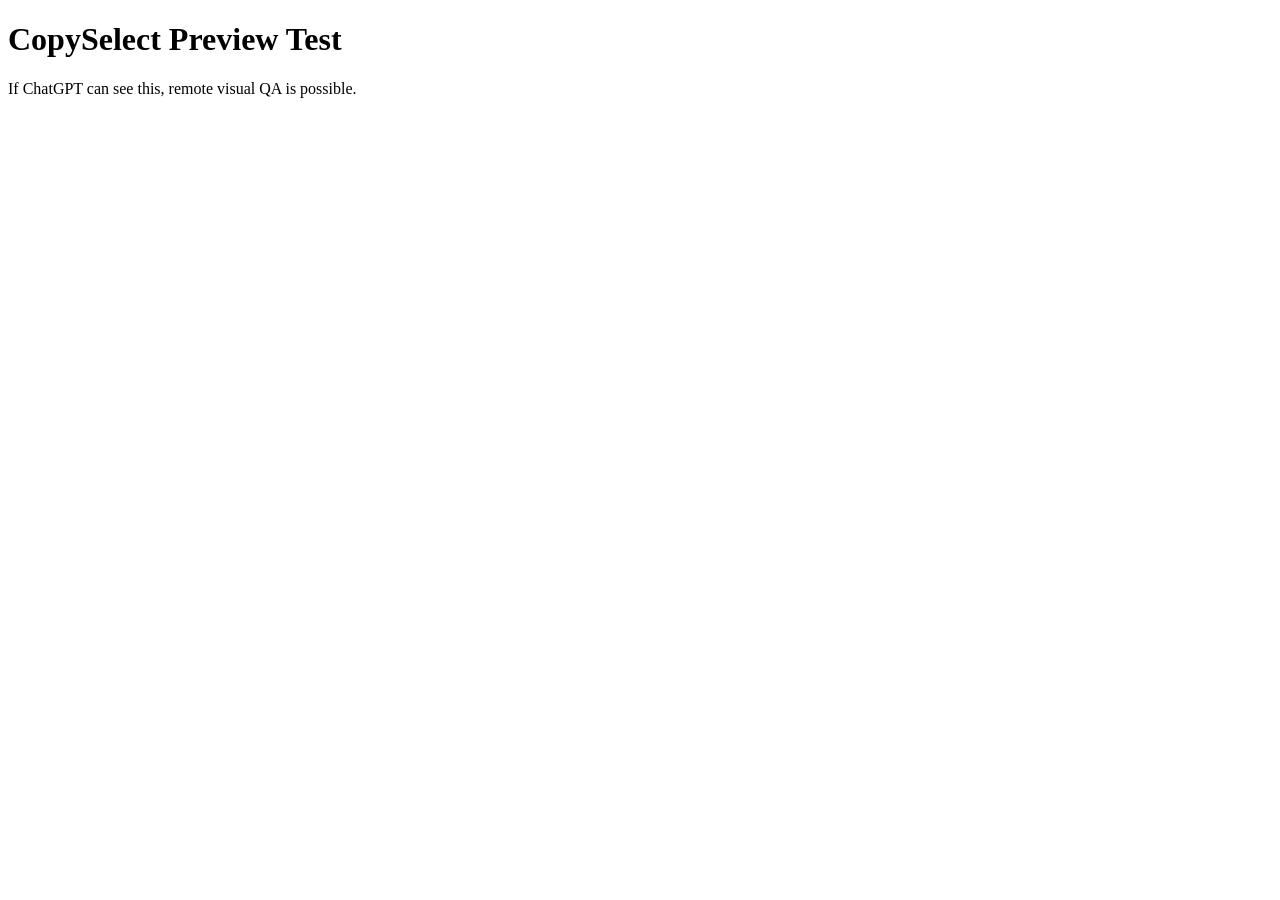
<file: index.html>
<!DOCTYPE html>
<html lang="en">
<head>
  <meta charset="UTF-8">
  <title>CopySelect Preview Test</title>
</head>
<body>
  <h1>CopySelect Preview Test</h1>
  <p>If ChatGPT can see this, remote visual QA is possible.</p>
</body>
</html>
</file>
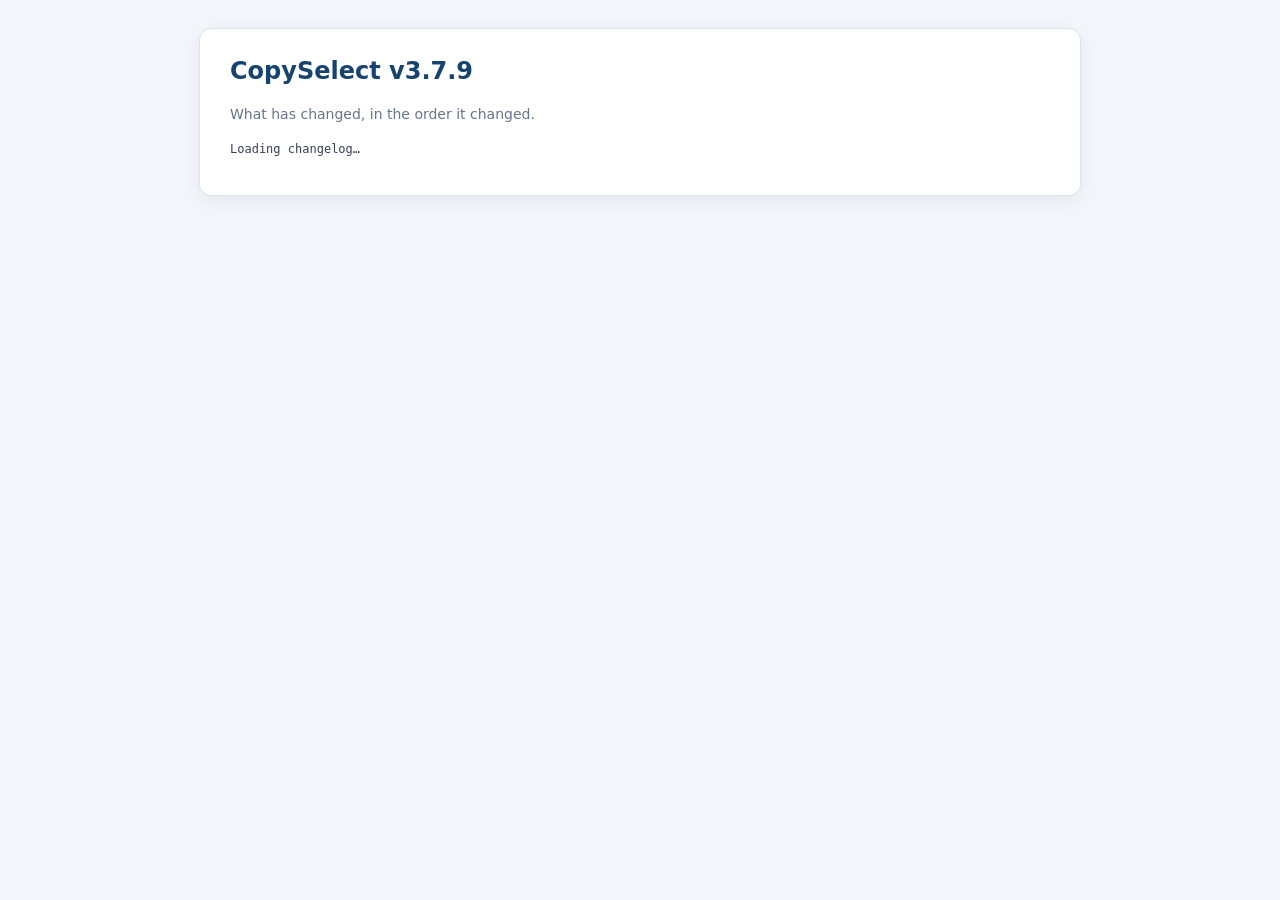
<file: changelog.html>
<!doctype html>
<html lang="en"><head><meta charset="utf-8"><meta name="viewport" content="width=device-width"><title>CopySelect changelog</title><style>body{margin:0;background:#f3f6fa;color:#27394d;font:14px/1.55 Inter,system-ui,sans-serif}main{max-width:820px;margin:28px auto;padding:24px 30px;background:#fff;border:1px solid #dbe4ef;border-radius:12px;box-shadow:0 5px 20px #14213d12}h1{margin:0 0 4px;color:#16446f;font-size:24px}p{color:#66758a}pre{white-space:pre-wrap;font:12px/1.6 ui-monospace,SFMono-Regular,Consolas,monospace;color:#344054}</style></head><body><main><h1>CopySelect v3.7.9</h1><p>What has changed, in the order it changed.</p><pre id="content" role="status" aria-live="polite">Loading changelog…</pre></main><script src="changelog.js"></script></body></html>
</file>
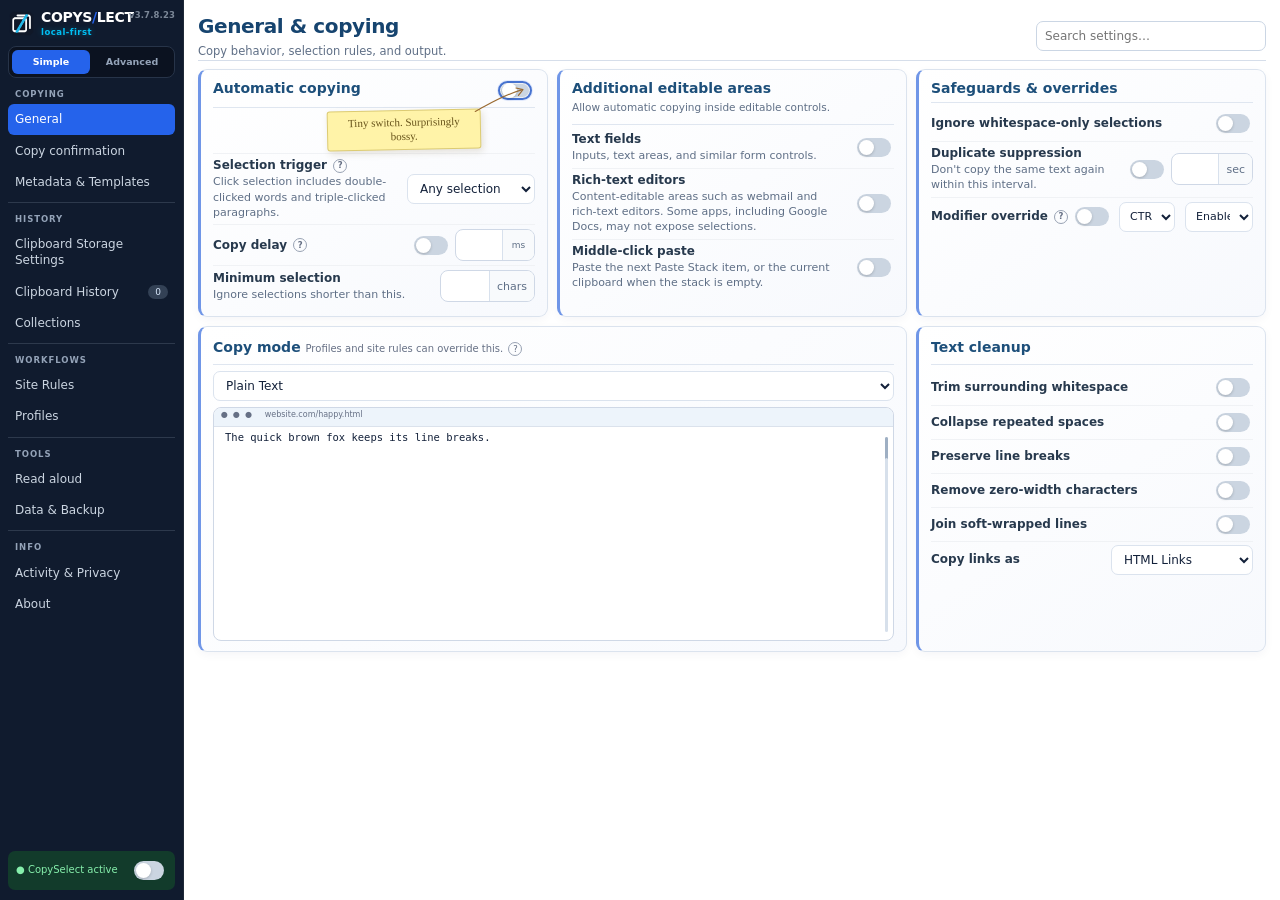
<file: options.html>
<!doctype html>
<html lang="en">
<head>
  <meta charset="utf-8">
  <meta name="viewport" content="width=device-width">
  <title>CopySelect Settings</title>
  <link rel="stylesheet" href="styles.css">
  <link rel="stylesheet" href="responsive.css">
  <link rel="stylesheet" href="accessibility.css">
</head>
<body>
<div class="app">
<aside class="sidebar">
  <div class="brand sidebar-brand"><img src="icon_48.png" alt=""><span class="brand-lockup"><span class="brand-word">COPYS<span class="brand-slash">/</span>LECT</span><small class="brand-local-first">local-first</small></span><span class="brand-meta"><small id="sidebarVersion" class="version-tip" tabindex="0">v3.7.8.20</small></span></div>
  <div class="mode-switch" role="group" aria-label="Settings mode">
    <button id="modeSimple" class="mode-btn active" type="button" aria-pressed="true">Simple</button>
    <button id="modeAdvanced" class="mode-btn" type="button" aria-pressed="false">Advanced</button>
  </div>
  <nav class="nav" aria-label="Settings sections">
    <div class="nav-group"><div class="nav-group-label">COPYING</div>
      <button class="active" data-page="general">General</button>
      <button data-page="notifications">Copy confirmation</button>
      <button data-page="metadata">Metadata &amp; Templates</button>
      <button class="advanced-only nav-obsolete" data-page="formatting">Formatting</button>
    </div>
    <div class="nav-group"><div class="nav-group-label">HISTORY</div>
      <button class="advanced-only" data-page="storage">Clipboard Storage Settings</button>
      <button data-page="history">Clipboard History <span id="historyCount" class="count">0</span></button>
      <button data-page="collections">Collections</button>
    </div>
    <div class="nav-group advanced-only"><div class="nav-group-label">WORKFLOWS</div>
      <button data-page="sites">Site Rules</button>
      <button data-page="profiles">Profiles</button>
    </div>
    <div class="nav-group advanced-only"><div class="nav-group-label">TOOLS</div>
      <button data-page="shortcuts">Read aloud</button>
      <button data-page="backup">Data &amp; Backup</button>
    </div>
    <div class="nav-group"><div class="nav-group-label">INFO</div>
      <button class="advanced-only" data-page="advanced">Activity &amp; Privacy</button>
      <button data-page="about">About</button>
    </div>
  </nav>
  <div class="side-foot">
    <label class="status-pill" id="sideStatus"><span>● CopySelect active</span><input id="sideMaster" class="toggle" type="checkbox" aria-label="Enable CopySelect"></label>
  </div>
</aside>

<main class="main" aria-labelledby="pageTitle">
  <div class="topbar">
    <div class="title"><h1 id="pageTitle" tabindex="-1">General &amp; copying</h1><p id="pageDesc">Copy behavior, selection rules, and output.</p></div>
    <input id="search" class="search" aria-label="Search settings" placeholder="Search settings…">
  </div>

<section class="page active" id="page-general">
  <div class="two-col">
    <div class="card settings-card general-core-card">
      <h2>Core behavior</h2>
      <div class="general-master-sticky" aria-hidden="true"><span>Tiny switch. Surprisingly bossy.</span><svg viewBox="0 0 100 52" focusable="false"><path d="M8 44 C34 31, 56 17, 90 8"/><path d="M79 5 L91 8 L83 18"/></svg></div>
      <div class="row searchable general-master-row"><div class="meta"><b>Enable CopySelect <span class="help" tabindex="0" data-tip="Automatic copying decides whether a new selection is copied at all.&#10;Local history decides whether successful copies are saved for later.&#10;You can pause one without changing the other.">?</span></b><small>Master switch</small></div><div class="control"><input data-key="enabled" class="toggle" type="checkbox"></div></div>
      <div class="row searchable"><div class="meta"><b>Copy delay <span class="help" tabindex="0" data-tip="Wait after selecting before copying.&#10;Default: 450 ms&#10;&#10;Around 100—150 ms is&#10;usually enough for selection settling&#10;and local WordWatch processing.&#10;&#10;A longer delay is useful for:&#10;• refining a selection&#10;• ignoring transient selections&#10;• pasting over a selection&#10;without replacing the clipboard">?</span></b></div><div class="control"><input data-key="copyDelayEnabled" class="toggle" type="checkbox"><div class="control-inline"><input data-key="copyDelay" type="text" inputmode="numeric" pattern="[0-9]*" maxlength="5" class="num-sm four-digit-value"><span class="unit">ms</span></div></div></div>
      <div class="row searchable"><div class="meta"><b>Minimum selection</b><small>Ignore selections shorter than this.</small></div><div class="control"><div class="control-inline"><input data-key="minSelectionLength" type="number" min="1" class="num-sm"><span class="unit">chars</span></div></div></div>
      <div class="row searchable"><div class="meta"><b>Duplicate suppression</b><small>Don't copy the same text again within this interval.</small></div><div class="control"><input data-key="duplicateSuppression" class="toggle" type="checkbox"><div class="control-inline"><input data-key="duplicateWindowSeconds" type="number" min="0" class="num-sm"><span class="unit">sec</span></div></div></div>
    </div>
    <div class="stack">
      <div class="card">
        <h2>Copy mode <span class="heading-note">Profiles and site rules can override this. <span class="help" tabindex="0" data-tip="The active profile or a matching Site Rule can replace the copy mode chosen here.">?</span></span></h2>
        <select data-key="copyMode" class="full"><option value="plain">Plain Text</option><option value="original">Rich Text</option><option value="markdown">Markdown Link</option><option value="quote-source">Quote + Source</option><option value="url-title">Text + Reference + Date</option><option value="custom">Make your own template...</option></select>
        <div class="copy-mode-preview"><span>Preview</span><div id="copyModePreview">The quick brown fox keeps its line breaks.</div></div>
      </div>
      <div class="card"><h2>Status</h2><div class="section-note" id="statusText" role="status" aria-live="polite">CopySelect is active and ready.</div></div>
    </div>
  </div>
  <div class="card compact-card">
    <div class="card-headline"><h2>Quick actions</h2><button class="btn" id="jumpHistory">Open history</button></div>
    <div class="actions"><button class="btn" data-pause="5">Pause 5m</button><button class="btn" data-pause="30">Pause 30m</button><button class="btn" data-pause="60">Pause 1h</button><button class="btn" data-pause="restart">Until restart</button><button class="btn good" id="resumeBtn">Resume</button></div>
  </div>
</section>

<section class="page" id="page-behavior">
  <div class="card settings-card">
    <h2>Selection & input behavior</h2>
    <div class="row searchable"><div class="meta"><b>Text fields</b><small>Inputs, text areas, and similar form controls.</small></div><div class="control"><input data-key="enableTextBoxes" class="toggle" type="checkbox"></div></div>
    <div class="row searchable"><div class="meta"><b>Rich-text editors</b><small>Content-editable areas such as webmail and rich-text editors. Some apps, including Google Docs, may not expose selections.</small></div><div class="control"><input data-key="enableContentEditable" class="toggle" type="checkbox"></div></div>
    <div class="row searchable"><div class="meta"><b>Middle-click paste</b><small>Paste the next Paste Stack item, or the current clipboard when the stack is empty.</small></div><div class="control"><input data-key="pasteOnMiddleClick" class="toggle" type="checkbox"></div></div>
      <div class="row searchable"><div class="meta"><b>Selection trigger <span class="help" tabindex="0" data-tip="Any selection:&#10;Copies click selections and drag selections.&#10;&#10;Click selection:&#10;Copies words selected by double-clicking&#10;and paragraphs selected by triple-clicking.&#10;&#10;Drag selection:&#10;Copies text selected by dragging.">?</span></b><small>Click selection includes double-clicked words and triple-clicked paragraphs.</small></div><div class="control"><select data-key="selectionTrigger"><option value="any">Any selection</option><option value="word">Click selection</option><option value="range">Drag selection</option></select></div></div>
    <div class="row searchable"><div class="meta"><b>Ignore whitespace-only selections</b></div><div class="control"><input data-key="ignoreWhitespaceOnly" class="toggle" type="checkbox"></div></div>
    <div class="row searchable"><div class="meta"><b>Modifier override <span class="help" tabindex="0" data-tip="Hold the selected modifier&#10;while making a selection.&#10;&#10;Enable&#10;Temporarily turns automatic copying on.&#10;&#10;Disable&#10;Temporarily prevents automatic copying.">?</span></b></div><div class="control"><input data-key="enableModifierKey" class="toggle" type="checkbox"><select data-key="modifierKey"><option>CTRL</option><option>ALT</option><option>SHIFT</option><option>CAPS</option><option>CTRL+ALT</option></select><select data-key="modifierKeyAction"><option value="enable">Enable</option><option value="disable">Disable</option></select></div></div>
  </div>
</section>

<section class="page" id="page-formatting">
  <div class="two-col">
    <div class="card settings-card">
      <h2>Text cleanup</h2>
      <div class="row searchable"><div class="meta"><b>Trim surrounding whitespace</b></div><div class="control"><input data-key="trimWhitespace" class="toggle" type="checkbox"></div></div>
      <div class="row searchable"><div class="meta"><b>Collapse repeated spaces</b></div><div class="control"><input data-key="normalizeWhitespace" class="toggle" type="checkbox"></div></div>
      <div class="row searchable"><div class="meta"><b>Preserve line breaks</b></div><div class="control"><input data-key="preserveLineBreaks" class="toggle" type="checkbox"></div></div>
      <div class="row searchable"><div class="meta"><b>Remove zero-width characters</b></div><div class="control"><input data-key="removeZeroWidth" class="toggle" type="checkbox"></div></div>
      <div class="row searchable"><div class="meta"><b>Join soft-wrapped lines</b></div><div class="control"><input data-key="joinWrappedLines" class="toggle" type="checkbox"></div></div>
        <div class="row searchable"><div class="meta"><b>Copy links as</b></div><div class="control link-copy-control"><select data-key="linkCopyMode"><option value="html">HTML Links</option><option value="text-url">Link text — URL</option><option value="url">URL only</option><option value="markdown">Markdown link</option></select></div></div>
    </div>
    <div class="card">
      <h2>Template builder <span class="help" tabindex="0" data-tip="Available tokens:&#10;&#10;{text} = copied text&#10;{url} = page URL&#10;{title} = page title&#10;{domain} = domain&#10;{date} = date&#10;{time} = time&#10;{selectionLength} = selection length">?</span></h2><p class="tiny">Choose the template used when “Make your own template…” is selected in General &gt; Copy mode.<br>Use a preset or create your own by arranging text and source tokens in the order you want them copied.</p>
      <div class="template-library"><label for="templateSelect">Template</label><select id="templateSelect"><option value="">New template…</option></select><button id="saveTemplate" type="button" class="btn">Save template</button></div>
      <textarea data-key="customTemplate"></textarea>
    </div>
  </div>
</section>

<section class="page" id="page-metadata">
  <div class="two-col metadata-layout">
    <div class="stack">
      <div class="card settings-card simple-metadata-card">
        <div class="card-headline metadata-toggle-heading"><div><h2>Metadata</h2><div class="tiny">Choose what to include with copied text, then control how it is arranged and formatted.</div></div><div class="actions"><label class="channel-toggle"><input data-key="includeMetadata" class="toggle" type="checkbox" aria-label="Enable metadata"></label><button id="resetMetadata" class="btn">↺ Defaults</button></div></div>
        <div class="metadata-checks">
          <label><input data-key="includeTitle" type="checkbox"> Page title</label><label><input data-key="includeURL" type="checkbox"> URL</label><label><input data-key="includeDomain" type="checkbox"> Domain</label><label><input data-key="includeDate" type="checkbox"> Date</label><label><input data-key="includeTime" type="checkbox"> Time</label><label><input data-key="includeSelectionLength" type="checkbox"> Length</label>
        </div>
        <div class="simple-metadata-order"><b>Copy order</b><small>Drag the handles to arrange enabled details around the fixed copied-text anchor.</small><div id="simpleMetadataOrder" class="metadata-order-strip" aria-label="Metadata copy order"></div></div>
        <div class="row metadata-dependent"><div class="meta"><b>Separator</b><small>Between metadata lines and copied text</small></div><div class="control separator-control"><select data-key="metadataSeparator"><option value="\n">New line</option><option value="\n\n">Blank line</option><option value=" | ">Pipe</option><option value="\t">Tab</option><option value="custom">Custom…</option></select><input data-key="metadataCustomSeparator" type="text" maxlength="20" placeholder="·" aria-label="Custom separator"></div></div>
      </div>

      <div class="card simple-before-after-card">
        <h2>Before & after text <span class="help" tabindex="0" data-tip="These are literal prefixes and suffixes. They are separate from the generated metadata block.">?</span></h2>
        <div class="form-grid"><div class="field"><label>Before copied text</label><input data-key="metadataBeforeText" type="text" placeholder="Quote:"></div><div class="field"><label>After copied text</label><input data-key="metadataAfterText" type="text" placeholder="— saved from research"></div></div>
      </div>

      <div class="card date-time-card">
        <div class="format-grid">
          <div>
            <h2>Date <span class="help" tabindex="0" data-tip="Custom date tokens:&#10;&#10;YYYY = 4-digit year&#10;YY = 2-digit year&#10;MMMM = full month&#10;MMM = short month&#10;MM = month number&#10;DD = 2-digit day&#10;D = day&#10;DDD = weekday (Mon)&#10;&#10;Examples:&#10;DDD, DD/MM/YYYY&#10;YYYY-MM-DD">?</span></h2>
            <div class="form-grid"><div class="field"><label>Format</label><select data-key="dateFormat"><option value="locale">System default</option><option value="iso">YYYY-MM-DD</option><option value="dmy">DD/MM/YYYY</option><option value="mdy">MM/DD/YYYY</option><option value="short">MMM_DD</option><option value="custom">Custom…</option></select></div><div class="field"><label>Custom date</label><input data-key="dateCustomFormat" type="text" placeholder="DD/MM/YYYY"></div></div>
          </div>
          <div>
            <h2>Time <span class="help" tabindex="0" data-tip="Custom time tokens:&#10;&#10;HH = 24-hour&#10;hh = 12-hour&#10;mm = minutes&#10;ss = seconds&#10;A = AM/PM&#10;&#10;Examples:&#10;HH:mm&#10;hh:mm A">?</span></h2>
            <div class="form-grid"><div class="field"><label>Format</label><select data-key="timeFormat"><option value="locale">System default</option><option value="hm24">HH:mm</option><option value="hms24">HH:mm:ss</option><option value="hm12">12-hour</option><option value="custom">Custom…</option></select></div><div class="field"><label>Custom time</label><input data-key="timeCustomFormat" type="text" placeholder="HH:mm"></div></div>
          </div>
        </div>
      </div>
    </div>

    <div class="card sticky-preview">
      <div class="card-headline"><h2>Custom template preview</h2><button id="refreshMetadataPreview" class="btn">↻ Preview</button></div>
      <div class="tiny">Example selection</div><pre id="metadataPreview" class="metadata-preview"></pre>
      <div class="footer-note">Updates as you change the fields.</div>
    </div>
  </div>
</section>

<section class="page" id="page-notifications">
  <div class="feedback-page">
    <div class="feedback-left">
      <div class="card feedback-core">
        <div class="card-headline"><div><h2>Confirmation</h2><div class="tiny">Choose one or more independent ways to confirm a successful copy.</div></div><button id="resetAllAppearance" class="btn icon-btn" title="Reset all feedback" aria-label="Reset all feedback">↺</button></div>
        <div class="feedback-core-grid">
          <select data-key="notificationMode" class="hidden" aria-hidden="true" tabindex="-1"><option value="none">None</option><option value="visual">Visual</option><option value="sound">Sound</option><option value="visual-sound">Visual + sound</option></select>
          <label class="toggle-line"><span><b>Beside copied text</b></span><input data-key="cursorFeedbackEnabled" class="toggle" type="checkbox"></label>
          <label class="toggle-line"><span><b>Corner message</b><small>Fixed screen position</small></span><input data-key="screenFeedbackEnabled" class="toggle" type="checkbox"></label>
          <label class="toggle-line"><span><b>Sound</b><small>Optional audio cue</small></span><input data-key="enableAudioNotification" class="toggle" type="checkbox"></label>
        </div>
      </div>

      <div class="card effects-card">
        <div class="card-headline"><div><h2>Selection feedback</h2><div class="tiny">Each effect has its own preset.<br>Customize or reset the selected effect below.</div></div><div class="actions"><button id="previewCursor" class="btn primary">▶ Preview</button></div></div>
        <fieldset class="cursor-effect-grid"><legend class="sr-only">Selection effect</legend>
          <label><input type="radio" name="cursorEffect" value="selection-flash"><span class="fx-preview flash">Aa</span><b>Flash</b><small>Recommended default</small></label>
          <label><input type="radio" name="cursorEffect" value="selection-brackets"><span class="fx-preview brackets">[ ]</span><b>Brackets</b><small>Start + end</small></label>
          <label><input type="radio" name="cursorEffect" value="soft-halo"><span class="fx-preview halo">◉</span><b>Soft halo</b><small>Subtle endpoint glow</small></label>

          <label class="advanced-effect"><input type="radio" name="cursorEffect" value="pulse-ring"><span class="fx-preview ring">○</span><b>Pulse ring</b><small>Expanding endpoint</small></label>
          <label><input type="radio" name="cursorEffect" value="ripple-check"><span class="fx-preview ring">✓</span><b>Ripple + check</b><small>Confirmed success</small></label>
          <label class="advanced-effect"><input type="radio" name="cursorEffect" value="spark"><span class="fx-preview">✦</span><b>Spark</b><small>Quick sparkle</small></label>
          <label class="advanced-effect"><input type="radio" name="cursorEffect" value="copy-badge"><span class="fx-preview">⧉</span><b>Copy badge</b><small>Copy symbol</small></label>

          <label class="advanced-effect"><input type="radio" name="cursorEffect" value="dot-pulse"><span class="fx-preview">●</span><b>Dot pulse</b><small>Very subtle</small></label>
          <label class="advanced-effect"><input type="radio" name="cursorEffect" value="mini-clipboard"><span class="fx-preview">▣</span><b>Mini clipboard</b><small>Clipboard pop</small></label>
          <label class="advanced-effect"><input type="radio" name="cursorEffect" value="glow-trail"><span class="fx-preview halo">≈</span><b>Glow trail</b><small>Short motion cue</small></label>
          <label><input type="radio" name="cursorEffect" value="underline-sweep"><span class="fx-preview underline">▔</span><b>Underline</b><small>A restrained line sweeps beneath the selection</small></label>
          <label class="no-effect"><input type="radio" name="cursorEffect" value="none"><span class="fx-preview"></span><b>None</b><small>No selection effect</small></label>
        </fieldset>
        <p class="simple-effects-note">Slip into <a href="#" id="openAdvancedEffects">Advanced Mode</a>...<br>CopySelect keeps its fancy little levers there!</p>
      </div>

      <div class="card appearance-card advanced-only">
        <div class="appearance-section">
           <div class="card-headline"><h2>Corner message</h2><div class="actions"><label class="channel-toggle"><input data-key="screenFeedbackEnabled" class="toggle" type="checkbox" aria-label="Enable corner message"></label><button id="resetScreenAppearance" class="btn icon-btn" title="Restore corner-message preset" aria-label="Restore corner-message preset">↺</button></div></div>
           <div class="appearance-grid corner-message-grid">
             <div class="mini-field"><label>Content</label><select data-key="feedbackStyle" id="feedbackStyle" title="Message shows symbol and text; Symbol only hides the text"><option value="pill">Message</option><option value="icon">Symbol only</option></select></div>
            <div class="mini-field symbol-field"><label>Symbol</label><div class="symbol-control-row"><div class="symbol-picker"><button id="feedbackSymbolButton" class="symbol-trigger" type="button" aria-haspopup="listbox" aria-controls="feedbackSymbolMenu" aria-expanded="false" aria-label="Choose corner message symbol"><span id="feedbackSymbolGlyph">✓</span><span class="symbol-chevron">⌄</span></button><div id="feedbackSymbolMenu" class="symbol-menu hidden" role="listbox" aria-label="Corner message symbol"></div><select data-key="feedbackSymbol" class="symbol-native" tabindex="-1" aria-hidden="true">
              <option value="check">✓  Check</option><option value="none">None</option><option value="tick">✔  Bold check</option><option value="copy">⧉  Copy</option><option value="clipboard">▣  Clipboard</option><option value="sparkle">✦  Sparkle</option><option value="star">★  Star</option><option value="dot">●  Dot</option><option value="lightning">⚡  Lightning</option><option value="circle">◉  Circle</option><option value="arrow">➜  Arrow</option><option value="heart">♥  Heart</option><option value="diamond">◆  Diamond</option><option value="burst">✧  Burst</option><option value="square">■  Square</option><option value="custom">✎  Custom…</option>
            </select></div><span class="custom-symbol-slot"><input data-key="feedbackCustomSymbol" class="custom-symbol-input" maxlength="4" aria-label="Custom symbol" title="Type one emoji or short symbol"></span></div></div>
            <div class="mini-field"><label>Text</label><input data-key="feedbackText" type="text" maxlength="40" placeholder="Copied"></div>
            <div class="mini-field color-field corner-text-color"><label>Text color</label><input data-key="notificationTextColor" type="color"></div>
            <div class="mini-field color-field corner-bg-color"><label>Background</label><input data-key="notificationColor" type="color"></div>
            <div class="mini-field"><label>Opacity</label><div class="range-with-value"><input data-key="notificationTransparency" type="range" min="10" max="100"><label class="range-value-editor"><input data-key="notificationTransparency" type="number" min="10" max="100" class="range-number"><span id="screenOpacityValue">%</span></label></div></div>
            <div class="mini-field"><label>Size</label><div class="range-with-value"><input data-key="feedbackSize" type="range" min="10" max="96"><label class="range-value-editor"><input data-key="feedbackSize" type="number" min="10" max="96" class="range-number"><span id="feedbackSizeValue">px</span></label></div></div>
            <div class="mini-field font-field"><label>Font</label><select data-key="notificationFontFamily"><option value="system-ui">System</option><option value="Arial, sans-serif">Arial</option><option value="Georgia, serif">Georgia</option><option value="ui-monospace, monospace">Mono</option></select></div>
            <div class="mini-field font-style-field"><label>Style</label><div class="corner-text-style"><button id="cornerTextStyleButton" class="corner-style-trigger" type="button" aria-haspopup="menu" aria-expanded="false" aria-label="Choose text style"><span id="cornerTextStyleGlyph">&nbsp;</span><span class="symbol-chevron">⌄</span></button><div id="cornerTextStyleMenu" class="corner-style-menu hidden" role="menu"><button type="button" data-corner-style="normal" aria-label="No text style">&nbsp;</button><button type="button" data-corner-style="bold" aria-label="Bold">B</button><button type="button" data-corner-style="underline" aria-label="Underline">U</button><button type="button" data-corner-style="italic" aria-label="Italic">I</button></div></div><select data-key="notificationFontStyle" class="sr-only" aria-label="Text style"><option value="normal">No style</option><option value="bold">Bold</option><option value="underline">Underline</option><option value="italic">Italic</option></select></div>
            <div class="mini-field"><label>Max width</label><div class="control-inline"><input data-key="notificationBoxSize" type="text" inputmode="numeric" pattern="[0-9]*" maxlength="3" class="num-sm"><span class="unit">px</span></div></div>
            <div class="mini-field corner-duration-field"><label>Duration</label><div class="control-inline"><input data-key="notificationDuration" type="text" inputmode="numeric" pattern="[0-9]*" maxlength="5" class="num-sm"><span class="unit">ms</span></div></div>
            <div class="mini-field corner-inline-preview"><label>Preview</label><div id="cornerInlinePreview"><span id="cornerInlineSymbol">✓</span><span id="cornerInlineText">Copied</span></div></div>
          </div>
        </div>

        <div class="appearance-section selection-appearance">
           <div class="card-headline"><h2>Customize selected effect</h2></div>
           <div class="appearance-grid selection-grid">
             <div class="mini-field color-field"><label>Effect color</label><input data-key="cursorEffectColor" type="color"></div>
             <div class="mini-field color-field flash-only"><label>Flash text color <span class="help" tabindex="0" data-tip="Text color during the brief selection flash.">?</span></label><input data-key="selectionFlashTextColor" type="color"></div>
             <div class="mini-field"><label>Opacity</label><div class="range-with-value"><input data-key="cursorEffectOpacity" type="range" min="10" max="100"><label class="range-value-editor"><input data-key="cursorEffectOpacity" type="number" min="10" max="100" class="range-number"><span id="cursorOpacityValue">%</span></label></div></div>
             <div class="mini-field non-flash-only"><label id="cursorSizeLabel">Size</label><div class="range-with-value"><input data-key="cursorEffectSize" type="range" min="10" max="96"><label class="range-value-editor"><input data-key="cursorEffectSize" type="number" min="10" max="96" class="range-number"><span id="cursorSizeValue">px</span></label></div></div>
             <div class="mini-field restore-effect-field"><label>Restore Effects</label><button id="resetSelectionAppearance" class="btn selection-restore-btn" title="Restore Effects" aria-label="Restore Effects"><span class="restore-effect-icon" aria-hidden="true">↺</span></button></div>
             <div class="mini-field underline-only"><label>Thickness</label><div class="range-with-value"><input data-key="cursorEffectThickness" type="range" min="1" max="12"><label class="range-value-editor"><input data-key="cursorEffectThickness" type="number" min="1" max="12" class="range-number"><span>px</span></label></div></div>
             <div class="mini-field"><label>Duration</label><div class="range-with-value"><input data-key="cursorFeedbackDuration" type="range" min="100" max="1200" step="20"><label class="range-value-editor"><input data-key="cursorFeedbackDuration" type="text" inputmode="numeric" pattern="[0-9]*" maxlength="4" class="range-number four-digit-value"><span id="cursorDurationValue">ms</span></label></div></div>
          </div>
        </div>
      </div>
    </div>

    <div class="feedback-right">
      <div class="card preview-card">
        <div class="card-headline"><div><h2>Live preview</h2></div><button id="previewFeedback" class="btn primary">▶ Preview</button></div>
        <div id="previewStage" class="preview-stage">
          <div class="preview-copy-line"><h3>CopySelect grows with the way you work</h3><p>Keep it effortless or make it wonderfully specific: CopySelect can format, collect, tag, and organize the useful bits you find!</p><p>When something is worth keeping, it's one step ahead:<br><span class="preview-selection-phrase"><span id="selectionPreview">just select the text and it’s copied</span></span>, and you decide what CopySelect should do with it! Add a quiet confirmation, send it to a Collection, or let WordWatch organize familiar topics automatically...</p><p>Simple when you want speed.<br>Advanced when you want a system.<br>Always local-first.</p></div>
          <span id="previewBracketStart" class="preview-bracket" aria-hidden="true">[</span><span id="previewBracketEnd" class="preview-bracket" aria-hidden="true">]</span>
          <div id="notifyPreview" class="preview"><span id="previewSymbol">✓</span><span id="previewText">Copied</span></div>
          <div id="cursorPreview" class="cursor-preview"></div>
        </div>
        <div class="position-block">
          <div class="mini-title">Screen position</div>
          <div class="position-grid" role="radiogroup" aria-label="Corner message position">
            <label title="Top left"><input type="radio" name="pos" value="top-left"><span></span></label><label title="Top center"><input type="radio" name="pos" value="top-center"><span></span></label><label title="Top right"><input type="radio" name="pos" value="top-right"><span></span></label>
            <label title="Center left"><input type="radio" name="pos" value="center-left"><span></span></label><label title="Center"><input type="radio" name="pos" value="center-center"><span></span></label><label title="Center right"><input type="radio" name="pos" value="center-right"><span></span></label>
            <label title="Bottom left"><input type="radio" name="pos" value="bottom-left"><span></span></label><label title="Bottom center"><input type="radio" name="pos" value="bottom-center"><span></span></label><label title="Bottom right"><input type="radio" name="pos" value="bottom-right"><span></span></label>
          </div>
        </div>
      </div>

      <div class="card sound-card">
        <div class="card-headline"><h2>Confirmation sound</h2><label class="channel-toggle"><input data-key="enableAudioNotification" class="toggle" type="checkbox" aria-label="Enable confirmation sound"></label></div>
        <div class="sound-line"><select id="audioNotificationSound" data-key="audioNotificationSound" aria-label="Confirmation sound"><option value="soft-beep">Soft beep</option><option value="glass-chime">Glass chime</option><option value="soft-tap">Soft tap</option><option value="ding">Ding</option><option value="drop">Water drop</option><option value="bell">Bell</option></select><button id="previewSound" class="btn">▶ Preview</button></div>
      </div>
    </div>
  </div>
</section>

<section class="page" id="page-sites">
  <div class="card">
    <div class="rule-grid">
      <div class="field"><label>Site / domain pattern <span class="help" tabindex="0" data-tip="Match the site or URL this rule applies to.&#10;&#10;Simple patterns:&#10;example.com = exactly that domain&#10;*.example.com = any subdomain of that domain&#10;* = wildcard for any run of characters&#10;&#10;Regular expressions:&#10;Start with ^ to treat the full pattern as a regular expression.&#10;^https://docs\.example\.com/ = URLs beginning with that exact address&#10;\ escapes a regex special character: \. means a literal dot; \\ means a literal backslash.&#10;&#10;Use simple patterns unless you need regex precision. Rules are checked in priority order.&#10;&#10;More examples: About → FAQ → Site rules &amp; patterns.">?</span></label><input id="rulePattern" placeholder="example.com; *.example.com; ^https://docs.example.com/"></div>
      <div class="field rule-behavior-field"><label>CopySelect</label><select id="ruleBehavior"><option value="enable">Always enable</option><option value="disable">Always disable</option></select></div>
      <div class="field"><label>Copy mode</label><select id="ruleMode"><option value="">Inherit global</option><option value="plain">Plain Text</option><option value="original">Rich Text</option><option value="markdown">Markdown</option><option value="quote-source">Quote + source</option><option value="custom">Custom template</option></select></div>
      <div class="field"><label>Content-editable</label><select id="ruleContentEditable"><option value="">Inherit global</option><option value="on">Allow</option><option value="off">Block</option></select></div>
      <div class="field"><label>Form fields</label><select id="ruleTextBoxes"><option value="">Inherit global</option><option value="on">Allow</option><option value="off">Block</option></select></div>
      <div class="field"><label>Middle-click paste</label><select id="rulePaste"><option value="">Inherit global</option><option value="on">On</option><option value="off">Off</option></select></div>
      <div class="field"><label>Duplicate suppression</label><select id="ruleDuplicates"><option value="">Inherit global</option><option value="on">On</option><option value="off">Off</option></select></div>
      <div class="field"><label>Save to History</label><select id="ruleSaveHistory"><option value="">Inherit global</option><option value="on">Save</option><option value="off">Do not save</option></select></div>
      <div class="field"><label>Source details</label><select id="ruleSourceDetails"><option value="">Inherit global</option><option value="on">Save title, URL and time</option><option value="off">Do not save</option></select></div>
      <div class="field"><label>Auto-add to Collection</label><select id="ruleAutoCollection"><option value="">Inherit global</option><option value="off">Do not auto-add</option><option value="collection">Add to collection</option></select><select id="ruleAutoCollectionTarget" disabled><option value="">Choose collection…</option></select></div>
      <div class="field"><label>Selection trigger</label><select id="ruleSelectionTrigger"><option value="">Inherit global</option><option value="any">Any selection</option><option value="range">Drag selection</option><option value="word">Click selection</option></select></div>
      <div class="field"><label>Selection effect</label><select id="ruleEffect"><option value="">Inherit global</option><option value="selection-flash">Flash</option><option value="selection-brackets">Brackets</option><option value="underline-sweep">Underline</option><option value="soft-halo">Soft halo</option><option value="pulse-ring">Pulse ring</option><option value="none">None</option></select></div>
      <div class="field"><label>Screen feedback</label><select id="ruleFeedbackStyle"><option value="">Inherit global</option><option value="pill">Message</option><option value="icon">Symbol only</option></select></div>
      <div class="field"><label>Show notification</label><select id="ruleScreenFeedback"><option value="">Inherit global</option><option value="on">Show</option><option value="off">Hide</option></select></div>
      <div class="field"><label>Selection feedback</label><select id="ruleCursorFeedback"><option value="">Inherit global</option><option value="on">On</option><option value="off">Off</option></select></div>
      <div class="field"><label>Notification duration</label><select id="ruleNotificationDurationMode"><option value="">Inherit global</option><option value="custom">Custom</option></select><div class="control-inline"><input id="ruleNotificationDuration" type="text" inputmode="numeric" maxlength="5" placeholder="1500" class="num-sm four-digit-value" disabled><span class="unit">ms</span></div></div>
      <div class="field"><label>Copy sound</label><select id="ruleSound"><option value="">Inherit global</option><option value="none">None</option><option value="soft-beep">Soft beep</option><option value="glass-chime">Glass chime</option><option value="soft-tap">Soft tap</option><option value="ding">Ding</option><option value="drop">Water drop</option><option value="bell">Bell</option></select></div>
      <div class="field"><label>Position override</label><select id="rulePosition"><option value="">Inherit global</option><option value="top-left">Top left</option><option value="top-center">Top center</option><option value="top-right">Top right</option><option value="center-left">Center left</option><option value="center-center">Center</option><option value="center-right">Center right</option><option value="bottom-left">Bottom left</option><option value="bottom-center">Bottom center</option><option value="bottom-right">Bottom right</option></select></div>
      <div class="field"><label>Copy delay</label><select id="ruleDelay"><option value="">Inherit global</option><option value="on">On</option><option value="off">Off</option></select></div>
      <div class="field"><label>Delay override</label><div class="control-inline"><input id="ruleDelayMs" type="number" min="0" max="10000" placeholder="450" class="num-sm"><span class="unit">ms</span></div></div>
      <div class="field"><label>Minimum selection</label><select id="ruleMinMode"><option value="">Inherit global</option><option value="custom">Custom</option></select><div class="control-inline"><input id="ruleMinLength" type="number" min="1" placeholder="2" class="num-sm" disabled><span class="unit">chars</span></div></div>
    </div>
    <button id="addRule" class="btn primary" style="margin-top:8px">Add rule</button>
    <div class="rule-list-head"><span>Rules</span><span class="tiny">Overrides summarized below.</span></div>
    <div id="rulesBody" class="rule-cards"></div>
  </div>
</section>

<section class="page" id="page-profiles">
  <div class="card"><h2>Workflow profiles</h2><p class="tiny">Save a complete CopySelect setup for different tasks, then switch between them in one click.</p><div class="profile-picker-row"><div class="field"><label>Active profile</label><select id="profileSelect"></select></div><button id="profileDescriptionsToggle" class="btn" type="button" aria-expanded="false" aria-controls="profileExplainer">Preset profiles explained ▾</button></div><div id="profileExplainer" class="profile-explainer hidden">
    <div><b>Batch Transfer</b><span><strong>Copy</strong> clean plain text · <strong>Organize</strong> auto-add to Paste Stack · <strong>Feedback</strong> minimal · <strong>Timing</strong> 250 ms<br><em>Collect values and paste them sequentially elsewhere.</em></span></div>
    <div><b>Coding</b><span><strong>Copy</strong> preserve whitespace · <strong>Organize</strong> Code Collection when present · <strong>Feedback</strong> selection only · <strong>Timing</strong> 250 ms<br><em>Code, terminals, issues, docs, and prompts.</em></span></div>
    <div><b>Default</b><span><strong>Copy</strong> Plain text / normal cleanup · <strong>Organize</strong> History · <strong>Feedback</strong> standard · <strong>Timing</strong> 450 ms<br><em>Balanced everyday copying.</em></span></div>
    <div><b>Minimal</b><span><strong>Copy</strong> plain text · <strong>Organize</strong> History · <strong>Feedback</strong> none · <strong>Timing</strong> 350 ms<br><em>Distraction-free copying.</em></span></div>
    <div><b>Private Capture</b><span><strong>Copy</strong> no source metadata · <strong>Organize</strong> locked Private Collection when present · <strong>Feedback</strong> no content preview<br><em>Capture personal or confidential material discreetly.</em></span></div>
    <div><b>Rapid Capture</b><span><strong>Copy</strong> plain text · <strong>Organize</strong> History + auto-pin · <strong>Feedback</strong> brief flash · <strong>Timing</strong> 200 ms<br><em>Keep a small set of important snippets close at hand.</em></span></div>
    <div><b>Recipes</b><span><strong>Copy</strong> preserve useful formatting · <strong>Organize</strong> Recipes Collection when present · <strong>WordWatch</strong> recipe structure + measurements · <strong>Timing</strong> 400 ms<br><em>Shows how WordWatch can recognize and route recipe-like text.</em></span></div>
    <div><b>Research</b><span><strong>Copy</strong> Quote + Source · <strong>Organize</strong> Research Collection when present · <strong>Feedback</strong> subtle · <strong>Timing</strong> 600 ms<br><em>Traceable quotations, evidence, and reading notes.</em></span></div>
    <div><b>Writing</b><span><strong>Copy</strong> clean plain text · <strong>Organize</strong> History · <strong>Feedback</strong> quiet · <strong>Timing</strong> 400 ms<br><em>Move prose without webpage formatting clutter.</em></span></div>
  </div><div id="profileList" style="margin-top:8px"></div></div>
  <div class="card"><h2>Custom profile</h2><p class="tiny">Create a new profile from your current settings, or update the active profile.</p><input id="newProfile" placeholder="New profile name" class="full"><div class="actions profile-save-actions"><button id="addProfile" class="btn primary">Create from current settings</button><button id="saveProfile" class="btn">Update active profile</button></div></div>
</section>

<section class="page" id="page-history">
  <aside class="history-simple-default-note"><strong>CopySelect remembers so you don’t have to.</strong><br>Choose how your history looks and what stays within easy reach. <a href="#" id="openAdvancedHistory">Advanced mode</a> lets you fine-tune what gets captured.</aside>
  <div class="card history-storage-card">
    <div class="history-section-heading"><span class="history-heading-icon">▣</span><div><h2>Clipboard Storage Settings</h2><p>Choose what gets saved and how long it stays.</p></div></div>
    <section class="history-retention-panel"><div class="history-panel-title"><span>▤</span><div><h3>Storage &amp; retention</h3></div></div><div class="history-capture-grid">
      <div class="history-subcard"><h4><svg class="storage-section-icon" viewBox="0 0 24 24" aria-hidden="true"><rect x="6" y="4" width="12" height="16" rx="2"/><path d="M9 4.5V3h6v1.5M9 9h6M9 13h6"/></svg><span>Capture</span></h4>
        <label class="history-setting"><span><b>Save CopySelect copies to History</b><small>Save automatic CopySelect copies in local History on this device.</small></span><input data-key="historyEnabled" class="toggle" type="checkbox"></label>
        <label class="history-setting history-setting-child history-setting-browser"><span><b>Also save normal browser copies</b><small>Include copies made with Ctrl+C or the browser’s Copy command.</small></span><input data-key="captureManualChromeCopies" class="toggle" type="checkbox"></label>
        <label class="history-setting"><span><b>Save source details</b><small>Store the page title, URL, and copy time.</small></span><input data-key="historyCaptureSourceDetails" class="toggle" type="checkbox"></label>
        <label class="history-setting"><span><b>Save rich text</b><small>Preserve formatting when available.</small></span><input data-key="historySaveRichText" class="toggle" type="checkbox"></label>
        <label class="history-setting history-setting-child history-setting-images"><span><b>Save images</b><small>Allow images embedded in saved rich text.</small></span><input data-key="historySaveImages" class="toggle" type="checkbox"></label>
        <label class="history-setting history-setting-privacy"><span><svg class="capture-privacy-shield" viewBox="0 0 24 24" aria-hidden="true"><path d="M12 3 19 6v5c0 4.7-2.9 8-7 10-4.1-2-7-5.3-7-10V6l7-3Z"/><path d="m9.5 12 1.6 1.6 3.5-4"/></svg><b>Exclude sensitive fields</b><small>Don’t save copies from password or payment-card fields.</small></span><input data-key="historyIgnoreSensitiveFields" class="toggle" type="checkbox"></label>
      </div>
      <div class="history-subcard"><h4><svg class="storage-section-icon" viewBox="0 0 24 24" aria-hidden="true"><circle cx="12" cy="12" r="8"/><path d="M12 7v5l3 2"/></svg><span>Retention</span></h4>
        <label class="history-limit"><b>History limit</b><input id="historyRetentionValue" data-key="historyLimit" class="num-sm" type="number" min="1" max="10000"><select disabled><option>entries</option></select></label>
        <label class="history-setting history-auto-delete"><span><b>Maximum age</b><small>Automatically remove entries older than this limit.</small></span><input data-key="historyAutoDelete" class="toggle" type="checkbox"></label>
        <label class="history-limit history-auto-delete-controls history-limit-child"><b>Delete after</b><input id="historyAutoDeleteValue" class="num-sm" type="number" min="1" max="10000"><select id="historyAutoDeleteUnit"><option value="days">days</option><option value="hours">hours</option></select></label>
        <label class="history-limit"><b>Always retain at least</b><input data-key="historyMinimumKeep" class="num-sm" type="number" min="0" max="10000"><select disabled><option>entries</option></select></label>
        <p class="history-retention-summary"></p>
        <div class="history-setting pinned-protection-note"><span class="pinned-protection-icon" aria-hidden="true"><svg viewBox="0 0 24 24"><path class="shield-outline" d="M12 2.7 20 6v5.3c0 5-3.1 8.6-8 10.9-4.9-2.3-8-5.9-8-10.9V6l8-3.3Z"/><path class="pin-inside" d="M9 6.5h6l-1 4 2.2 2.2v1.3H13v4.2l-1 1.4-1-1.4V14H7.8v-1.3L10 10.5l-1-4Z"/></svg></span><span><b>Pinned items are ALWAYS protected!</b><small>Your keepers stay put—CopySelect never tidies away anything you’ve pinned.</small></span></div>
      </div>
      <div class="history-subcard history-cleanup"><h4><svg class="storage-section-icon storage-trash-icon" viewBox="0 0 24 24" aria-hidden="true"><path d="M8 8v10M12 8v10M16 8v10M5 6h14M9 4h6l1 2H8l1-2ZM7 6l1 15h8l1-15"/></svg><span>Cleanup</span></h4><p>Remove unpinned items from History.</p><button id="clearHistory" class="btn danger" aria-label="Clear unpinned history"><strong><span>Clear</span><span>History</span></strong><em aria-hidden="true">unpinned!</em></button><small>Only saved, unpinned items are removed. Pinned items stay put.</small></div>
    </div></section>
  </div>
  <div class="card history-shell history-items-shell">
    <div class="history-section-heading history-items-heading"><div><h2>History items</h2><p>Review, copy, pin and manage your clipboard history.</p></div><div class="history-search-row"><div class="history-search-field"><span class="help" tabindex="0" aria-label="Advanced clip search help" data-tip='Words use fuzzy matching.
Use "quotes" for an exact phrase.

Operators:
* wildcard
+term required
-term excluded
AND · OR · NOT · ( )

Filters:
site: · tag: · collection: · title: · url:
today · pinned · formatted · images · repeated' >?</span><span class="history-search-icon" aria-hidden="true">⌕</span><input id="historySearch" type="search" placeholder="Search clips…" aria-label="Search clips"><button id="clearHistorySearch" class="history-search-clear hidden" type="button" aria-label="Clear clip search" title="Clear search">×</button></div><select id="historyFilter" aria-label="Collection"><option value="all">All</option></select><select id="historySort" aria-label="Sort history"><option value="newest">Newest</option><option value="oldest">Oldest</option><option value="longest">Longest</option></select><button id="historyFiltersToggle" class="btn history-filters-toggle" type="button" aria-expanded="false" aria-controls="findSenseFilters"><span>Filters</span><span id="historyFiltersCaret" class="history-filters-caret" aria-hidden="true">▾</span></button><button id="historyHardRefresh" class="btn icon-btn history-hard-refresh" type="button" title="Refresh organization" aria-label="Refresh organization">↻</button></div></div>
    <div id="findSenseFilters" class="findsense-filters hidden" aria-label="History filters">
      <div class="findsense-filter-fields">
        <label><span>Site</span><input id="findSenseSite" type="text" placeholder="*.example.com"></label>
        <label><span>Date</span><select id="findSenseDate"><option value="">Any date</option><option value="today">Today</option></select></label>
        <label><span>Type</span><select id="findSenseType"><option value="">Any type</option><option value="formatted">Formatted</option><option value="images">Images</option><option value="repeated">Repeated</option></select></label>
        <label class="findsense-toggle-line"><span>Pinned only</span><input id="findSensePinned" class="toggle" type="checkbox" aria-label="Pinned only"></label>
      </div>
      <div class="findsense-filter-actions"><button type="button" class="btn" id="saveCurrentView">Save view…</button><button type="button" class="btn primary" id="findSenseApply">Apply filters</button></div>
    </div>
    <div class="history-items-toolbar"><div class="history-toolbar-group history-actions-group"><span class="toolbar-group-label">Actions</span><div class="history-selection-menu"><button id="historySelectionToggle" class="btn history-select-items" type="button" aria-haspopup="menu" aria-controls="historySelectionActions" aria-expanded="false"><svg class="history-select-items-icon" viewBox="0 0 24 24" aria-hidden="true"><rect x="3.5" y="3.5" width="17" height="17" rx="1.5"/><path d="m7.5 12 3 3 6-7"/></svg><span>Select items</span><span id="historySelectedCount" class="history-selected-count" aria-label="Selected items">0</span><span class="history-control-chevron" aria-hidden="true"></span></button><div id="historySelectionActions" class="history-selection-actions hidden" role="menu"><button data-history-action="pin"><img class="history-action-icon" src="assets/icons/pin-angled.svg" alt="">Pin selected</button><button data-history-action="tags-add">＋ &nbsp; Add tags…</button><button data-history-action="tags-remove">− &nbsp; Remove tags…</button><button data-history-action="tags-suggest">✦ &nbsp; Find possible tags</button><button data-history-action="wordwatch-teach"><svg class="ui-icon wordwatch-icon" viewBox="0 0 24 24" aria-hidden="true"><path d="M12 3.5 13.5 7l3.5 1.5-3.5 1.5-1.5 3.5-1.5-3.5L7 8.5 10.5 7 12 3.5Z"/><path d="M5 15.5h14M7 19h10"/></svg><span>Teach WordWatch</span></button><button data-history-action="collection">▢ &nbsp; Add to collection…</button><button data-history-action="export">⇩ &nbsp; Export selected</button><button data-history-action="copy">▣ &nbsp; Copy selected</button><button data-history-action="paste-stack">⇥ &nbsp; Add to Paste Stack</button><button data-history-action="delete" class="danger">♲ &nbsp; Delete selected…</button></div></div><div class="history-collections"><button id="historyCollectionsToggle" class="btn" type="button" aria-haspopup="menu" aria-controls="historyCollectionsMenu" aria-expanded="false">▢ &nbsp; Collections ⌄</button><div id="historyCollectionsMenu" class="history-collections-menu hidden" role="menu"><button data-collection="all">All items</button><div id="historyCollectionsList" role="group" aria-label="Collections"></div><button id="newHistoryCollection">＋ New collection</button></div></div><div class="paste-stack-menu"><button id="pasteStackToggle" class="btn" type="button" aria-haspopup="menu" aria-controls="pasteStackMenu" aria-expanded="false">⇥ &nbsp; Paste Stack (<span id="pasteStackCount">0</span>)⌄</button><div id="pasteStackMenu" class="paste-stack-popover hidden" role="menu"><div id="pasteStackPreview" class="paste-stack-preview" role="note">Stack is empty.</div><button id="pasteStackNext" type="button">Copy next &amp; advance</button><button id="pasteStackClear" type="button" class="danger">Clear stack</button></div></div></div><div class="history-toolbar-group history-view-group"><span class="toolbar-group-label">History</span><div class="history-tabs" role="tablist"><button id="historyTabRecent" class="chip active" type="button" role="tab" aria-selected="true" aria-controls="historyRecentPane" tabindex="0">Recent</button><button id="historyTabPinned" class="chip" type="button" role="tab" aria-selected="false" aria-controls="historyPinnedPane" tabindex="-1">Pinned <span id="pinnedCount">0</span></button></div></div><div class="history-toolbar-group history-display-group"><span class="toolbar-group-label">View</span><div class="history-display-controls"><label>Metadata <input id="toggleHistoryMetadata" class="toggle" type="checkbox"></label><div class="history-view-toggle" role="group" aria-label="History density"><button id="historyCompact" class="chip active" type="button" aria-pressed="true">Compact</button><button id="historyFull" class="chip" type="button" aria-pressed="false">Expanded</button></div><label>Auto-expand <input id="historyHoverExpand" class="toggle" type="checkbox"></label><label class="history-hover-delay">Delay <input id="historyHoverDelay" data-key="historyHoverDelay" class="num-sm four-digit-value" type="number" min="0" max="9999" step="50" inputmode="numeric" aria-label="Auto-expand delay in milliseconds"><span class="unit">ms</span></label></div></div></div>
    <div id="historyRecentPane" role="tabpanel" aria-labelledby="historyTabRecent"><div id="historyList" class="history-list"></div></div><div id="historyPinnedPane" class="hidden" role="tabpanel" aria-labelledby="historyTabPinned"><div id="pinnedList" class="history-list"></div></div>
    <div class="history-footer"><span id="historySelectedFooter">No items selected</span><span id="historyActionStatus" class="action-status" role="status"></span><button id="exportVisibleHistory" class="btn">Export shown items</button></div>
  </div>
</section>

<section class="page" id="page-collections">
  <div class="card organization-hub">
    <div class="organization-head"><div><h2>Collections</h2><p class="tiny">Use Collections for projects and archives. Tags describe clips, Saved Views find dynamic subsets, and WordWatch automates organization and actions.</p></div><div class="actions"><span id="wordWatchActiveCount" class="organization-status">WordWatch · 0 active</span><button id="organizationHardRefresh" class="btn" type="button">↻ Refresh</button><button id="newCollectionFromHub" class="btn primary" type="button">＋ New Collection</button></div></div>
    <div class="organization-tabs" role="tablist"><button class="chip active" id="orgTabCollections" data-org-tab="collections" type="button" role="tab" aria-selected="true">Collections</button><button class="chip" id="orgTabTags" data-org-tab="tags" type="button" role="tab" aria-selected="false">Tags</button><button class="chip" id="orgTabViews" data-org-tab="views" type="button" role="tab" aria-selected="false">Saved Views</button></div>
    <section id="orgCollectionsPane" class="organization-pane"><div id="collectionsGrid" class="collections-grid"></div></section>
    <section id="orgTagsPane" class="organization-pane hidden"><div class="tag-settings-row"><label>Automatic tag suggestions <select id="smartTagSuggestionMode"><option value="off">Off</option><option value="suggest">Suggest only</option><option value="auto">Auto-apply high confidence</option></select></label><label>High confidence <span class="control-inline"><input id="smartTagAutoThreshold" type="number" min="50" max="99" class="num-sm"><span class="unit">%</span></span></label><label><input id="smartTagLearningEnabled" class="toggle" type="checkbox"> Learn from my tag choices</label></div><p class="tiny organization-note">Tags start gray with × when they are not saved. Click a tag to save it; click it again to return it to gray ×. Changes refresh relevant views automatically.</p><div id="tagsBrowser" class="tags-browser"></div></section>
    <section id="orgViewsPane" class="organization-pane hidden"><div class="saved-view-head"><p class="tiny">Saved Views are reusable Advanced Searches. They refresh automatically as tags and Collection membership change, and can also be hard-refreshed.</p><button id="newSavedView" class="btn" type="button">＋ Save current History search</button></div><div id="savedViewsList" class="saved-views-list"></div></section>
    <div id="organizationRefreshStatus" class="action-status" role="status" aria-live="polite"></div>
  </div>
</section>

<section class="page" id="page-shortcuts">
  <div class="card settings-card voice-card"><div class="card-headline"><div><h2>Read aloud</h2><div class="tiny">Speak the current selection or most recent copied item.</div></div><label class="voice-master-toggle"><input data-key="enableTTSHotkey" class="toggle" type="checkbox" aria-label="Turn Read aloud on or off"></label></div><div class="voice-settings-grid">
    <div class="row"><div class="meta"><b>Hotkey</b></div><div class="control"><select data-key="ttsModifierKey"><option>CTRL</option><option>ALT</option><option>SHIFT</option></select><input data-key="ttsKey" maxlength="1" class="key-input"></div></div>
    <div class="row"><div class="meta"><b>Voice</b><small>Choose an installed Windows/Chrome voice.</small></div><div class="control"><select id="ttsVoice" data-key="ttsVoice"><option value="">System default</option></select><button id="refreshVoices" class="btn" type="button" title="Refresh voice list">↻</button><button id="previewVoice" class="btn">▶ Preview</button></div></div>
    <div class="row voice-range-row"><div class="meta"><b>Speech rate</b><small>0.5 is slower;<br>2 is faster</small></div><div class="control voice-range-control"><input data-key="ttsRate" type="range" step=".1" min=".5" max="2" aria-label="Speech rate slider"><input data-key="ttsRate" type="number" step=".1" min=".5" max="2" class="num-sm" aria-label="Speech rate value"><span class="voice-range-text">0.5–2×</span></div></div>
    <div class="row voice-range-row"><div class="meta"><b>Pitch</b><small>0 is lowest;<br>2 is highest</small></div><div class="control voice-range-control"><input data-key="ttsPitch" type="range" step=".1" min="0" max="2" aria-label="Pitch slider"><input data-key="ttsPitch" type="number" step=".1" min="0" max="2" class="num-sm" aria-label="Pitch value"><span class="voice-range-text">0–2</span></div></div>
    <div class="row voice-range-row"><div class="meta"><b>Volume</b><small>0 is muted;<br>1 is full volume</small></div><div class="control voice-range-control"><input data-key="ttsVolume" type="range" step=".05" min="0" max="1" aria-label="Volume slider"><input data-key="ttsVolume" type="number" step=".05" min="0" max="1" class="num-sm" aria-label="Volume value"><span class="voice-range-text">0–1</span></div></div>
    </div></div><aside class="voice-help"><b>Want a more natural sounding voice?</b><p>CopySelect uses voices Chrome receives from Windows. Try the free <a href="https://support.microsoft.com/windows/change-your-keyboard-layout-245c49b8-f856-7fd7-2cf5-41e54c66f5b3" target="_blank" rel="noreferrer">Windows language and speech packs</a> or install a free SAPI 5 voice from <a href="https://rhvoice.org/installation/" target="_blank" rel="noreferrer">RHVoice</a>, restart Chrome, then choose it here.</p><p><a href="https://github.com/rhasspy/piper/releases" target="_blank" rel="noreferrer">Piper</a> and <a href="https://github.com/espeak-ng/espeak-ng/releases" target="_blank" rel="noreferrer">eSpeak NG</a> are free, but need separate companion integration that CopySelect does not include yet.</p></aside>
</section>

<section class="page" id="page-backup">
  <div class="backup-grid"><section class="card backup-primary"><h2>Export</h2><p class="tiny">Save a portable CopySelect backup as JSON.</p><div class="backup-actions"><button id="exportBtn" class="backup-choice"><b>Everything</b><span>Settings and History</span></button><button id="exportSettingsBtn" class="backup-choice"><b>Settings</b><span>Preferences, profiles, and Site Rules</span></button><button id="exportHistoryBtn" class="backup-choice"><b>History</b><span>Recent and pinned entries, including metadata</span></button></div></section><section class="card backup-restore"><h2>Restore</h2><p class="tiny">Restore CopySelect from a JSON backup.</p><button id="importBtn" class="btn">Choose backup file…</button><input id="importFile" type="file" accept=".json" class="hidden"></section><section class="card danger-zone backup-reset"><h2>Reset</h2><p class="tiny">Erase all settings, profiles, Site Rules, and local History from this browser.</p><button id="resetBtn" class="btn danger">Reset all data</button></section></div>
</section>

<section class="page" id="page-advanced">
  <div class="advanced-grid">
    <div class="card settings-card activity-card"><h2>Activity</h2>
      <div class="usage-layout"><div class="meta"><div class="usage-heading"><b>Local usage counters</b><label class="usage-toggle"><span class="usage-toggle-state">On</span><input data-key="statsEnabled" class="toggle" type="checkbox" aria-label="Enable local usage counters"></label></div><small>All-time activity counts copies recorded by CopySelect, including optional normal browser copies. Saved-in-History totals change as you delete items or retention clears them.</small><button id="resetStats" class="btn">Reset counters</button></div><div id="usageStats" class="usage-stats"><section class="usage-group"><h3>All-time activity</h3><dl><div><dt>Copies</dt><dd>0</dd></div><div><dt>Characters</dt><dd>0</dd></div><div><dt>This week</dt><dd>0</dd></div></dl></section><section class="usage-group"><h3>Saved in History</h3><dl><div><dt>Saved items</dt><dd>0</dd></div><div><dt>Words</dt><dd>0</dd></div><div><dt>Sites</dt><dd>0</dd></div></dl></section></div></div>
    </div>
    <div class="advanced-right-stack">
      <section class="card advanced-tools"><h2>Data behavior</h2><div class="helper-list"><div><b>Local storage</b><small>History, pins, Paste Stack, profiles, and settings stay in Chrome extension storage on this device.</small></div><div><b>No clipboard analytics</b><small>CopySelect does not upload copied text or activity counters.</small></div><div><b>History can pause independently</b><small>Temporarily stop saving history from the flyout without disabling automatic copying.</small></div></div></section>
      <aside class="card privacy-card"><h2>Private by design</h2><p>Copied text and usage totals all stay locally on this device. CopySelect sends no analytics or clipboard content to a server.</p><div class="privacy-mark">Local-first</div></aside>
    </div>
  </div>
</section>

<section class="page" id="page-about">
  <div class="about-layout">
    <div class="card about-product"><div class="about-brand"><img src="icon_48.png" alt="CopySelect"><div><h2>COPYS<span class="brand-slash">/</span>LECT</h2><p class="about-tagline"><span>Select.</span> <span>Copied.</span> <span>Done.</span></p></div></div><p>Fast automatic copying with clear confirmation, flexible formatting, per-site control and private local history.</p><h3>Changelog <small class="changelog-version">v3.7</small></h3><ul class="changelog-short"><li>Smarter keyboard and Shift+click selection timing prevents accidental copies while editing</li><li>History search now supports fuzzy terms, quotes, wildcards, +required, -excluded, and Boolean logic consistently</li><li>History rich-text previews automatically correct low-contrast text without changing the saved clip</li><li>History timeline, storage, Collections, Copy Confirmation, and release-candidate polish received a final regression pass</li></ul><button id="openChangelog" class="changelog-link" type="button">Read the complete changelog…</button><p class="tiny photo-credit">Credit: Clover photograph — <a href="https://www.pickpik.com/four-leaf-clover-clover-nature-leafed-leaf-four-leafed-123454" target="_blank" rel="noreferrer">PickPik</a></p></div>
    <div class="about-egg-zone about-hero"><button id="easterEgg" class="btn egg-button">Do not CopySelect this button</button><div id="eggScene" class="egg-scene" aria-live="polite"></div></div>
    <div class="card about-safeguards"><h2>Reliability & safeguards</h2><div class="helper-list"><div><b>Tuned effect defaults</b><small>Each selection effect begins with its own tested color, size, and timing.</small></div><div><b>Readable history</b><small>Character counts, source context, timeline groups, and full expansion make old copies easier to identify.</small></div><div><b>Verified success</b><small>Confirmation appears only after the clipboard write succeeds.</small></div><div><b>Safe extension updates</b><small>Pages running an older content script request a refresh instead of throwing repeated errors.</small></div></div></div>
    <div class="card about-faq"><div class="about-faq-head"><div><h2>FAQ</h2><p class="about-faq-intro">The useful questions. Including a few you may not know you have yet.</p></div><div class="about-faq-actions" role="group" aria-label="FAQ sections"><button id="faqToggleAll" class="btn faq-toggle-all" type="button" data-state="expand" title="Expand all FAQ categories" aria-label="Expand all FAQ categories"><span class="faq-lines-icon" aria-hidden="true"><i></i><i></i><i></i><i></i></span><span class="faq-toggle-text">Expand all</span></button></div></div>
      <details open><summary>Getting started</summary><p class="faq-category-note">The part where everything is still theoretically simple.</p><ol>
        <li><b>What does CopySelect actually do?</b><p>When Automatic copying is on, selecting text can put it on your clipboard without Ctrl+C. Confirmation, History, formatting, and organization are separate, so you can use as much or as little of CopySelect as you want.</p></li>
        <li><b>Do I have to organize anything before using it?</b><p>No. CopySelect is perfectly happy being useful before you’ve organized your life. <b>CopySelect starts useful immediately. The more you organize, the better WordWatch understands how you organize.</b></p></li>
        <li><b>Why the delay? Isn’t the point to be fast?</b><p>Usually, yes. Local processing generally needs only about <b>100–150 ms</b>. A longer Copy Delay is mostly there for the half-second in which you realize you selected three words too many. Open <a href="#" data-faq-page="general">Automatic copying</a>.</p></li>
        <li><b>Why can keyboard selection behave differently in an editable field?</b><p>Because Shift-selection often means “I’m about to replace this,” not “please copy this.” CopySelect waits for Shift to be released and gives editable fields a little more grace.</p></li>
        <li><b>Why didn’t CopySelect copy something I selected?</b><p>Check the master switch, the current Site Rule, minimum-selection settings, modifier requirements, and editable-field safeguards. A selection that disappears or changes before the delay finishes is also deliberately ignored.</p></li>
        <li><b>I returned to a page and the old selection was still highlighted. Why didn’t it copy again?</b><p>Because it already happened. CopySelect has been instructed not to mistake déjà vu for productivity. Only a genuinely new or changed selection should trigger another automatic copy.</p></li>
      </ol></details>
      <details><summary>Copying, formatting &amp; templates</summary><p class="faq-category-note">What actually lands on the clipboard, and why.</p><ol start="7">
        <li><b>What is the difference between Plain Text and Rich Text?</b><p><b>Plain Text</b> keeps the words. <b>Rich Text</b> can preserve compatible formatting such as emphasis, links, lists, and structure from the source.</p></li>
        <li><b>What is a template for?</b><p>It’s the recipe for what lands on your clipboard. <code>{text}</code> is the main ingredient; title, URL, date, time, counts, and your own wording are garnish, provenance, or paperwork. Open <a href="#" data-faq-page="metadata">Metadata &amp; Templates</a>.</p></li>
        <li><b>If my template contains only <code>{text}</code>, will it add anything else?</b><p>Not because of the template. Appended metadata is controlled separately. A <code>{text}</code>-only template should contribute only the selected text when that template is the active copy format.</p></li>
        <li><b>What are “Chars (spaces)” and “Chars (no spaces)”?</b><p>The first counts every character, including whitespace. The second ignores whitespace. Useful for strict limits and for discovering that apparently innocent spaces have been living rent-free in your count.</p></li>
        <li><b>Does changing the copy format change what is stored in History?</b><p>Not necessarily. Clipboard output and History storage are separate. You can preserve richer source information in History while copying a simpler version.</p></li>
        <li><b>What does “Copy as” do in History?</b><p>It takes an existing clip and puts it back on the clipboard in another supported format, such as Plain Text, Rich Text, a reference format, or your custom template when the required source data exists.</p></li>
        <li><b>What does Ctrl+Shift+V do?</b><p>For a CopySelect-produced clipboard entry, it can paste the original selected text without CopySelect’s surrounding metadata or rich formatting. Clipboard content from elsewhere is left alone.</p></li>
      </ol></details>
      <details><summary>Clipboard History</summary><p class="faq-category-note">Where past copying decisions come to live.</p><ol start="14">
        <li><b>What does the Metadata switch do?</b><p>It controls whether History shows source and clip details such as domain, exact time, counts, and related information. It changes the <b>display</b>, not the clip itself.</p></li>
        <li><b>Why do some snippets have Expand/Compress controls and others do not?</b><p>Those controls appear only when the snippet content has something to expand. Metadata does not make a short clip expandable simply by existing nearby.</p></li>
        <li><b>Why are some timeline times missing?</b><p>They aren’t missing. CopySelect just declines to say <code>~1 hr ago</code> eight times in a row. The timeline marks the first clip in a useful time group and becomes more granular only when a section gets crowded.</p></li>
        <li><b>How does the timeline decide what to show?</b><p>Very recent clips can use minute labels. Then it settles into 15-minute and hour-scale groups. Dense hour groups can split into 15-minute intervals. Older clips use <b>Today</b>, <b>Yesterday</b>, or the date with a quarter-hour time beneath it.</p></li>
        <li><b>Can I see the exact time?</b><p>Yes. The exact timestamp stays with the clip’s metadata. The timeline is for orientation rather than repeating a stopwatch beside every item.</p></li>
        <li><b>What happens when History gets enormous?</b><p>CopySelect loads it in batches rather than dramatically dumping your entire clipboard biography onto the page at once. More entries load as you approach the end.</p></li>
        <li><b>What does Pin do?</b><p>It tells CopySelect, “No, this one actually matters.” Pinned clips can be protected from routine automatic cleanup.</p></li>
        <li><b>What does “Select unorganized” mean?</b><p>It selects visible clips that have not yet acquired useful organization, so you can review them together rather than hunt individually.</p></li>
        <li><b>Can I keep automatic copying but stop saving History?</b><p>Yes. Automatic copying and local History are independent. Open <a href="#" data-faq-page="storage">Clipboard Storage Settings</a>.</p></li>
      </ol></details>
      <details><summary>Privacy, storage &amp; backups</summary><p class="faq-category-note">Mostly local. Deliberately uneventful.</p><ol start="23">
        <li><b>Where is my History stored?</b><p>Locally in the browser extension’s storage on this device. Normal CopySelect operation does not require sending your clipboard History to an analytics server.</p></li>
        <li><b>What does automatic cleanup remove?</b><p>Items that meet your retention rules, with protections such as minimum keep and pinned-item handling applied according to your settings.</p></li>
        <li><b>What happens to pinned items during cleanup?</b><p>They stay pinned. Automatic cleanup is aimed at <b>older, unpinned items</b>.</p></li>
        <li><b>Can I back up my History?</b><p>Manual export is available in Data &amp; Backup. Automatic rotating local History backups are planned separately. Open <a href="#" data-faq-page="backup">Data &amp; Backup</a>.</p></li>
        <li><b>Why keep source information at all?</b><p>When enabled, it lets you tell where something came from later instead of staring at a paragraph and hoping for a revelation.</p></li>
      </ol></details>
      <details><summary>Tags, Collections &amp; Saved Views</summary><p class="faq-category-note">Three ways of organizing things. Similar enough to require this section.</p><ol start="28">
        <li><b>What is the difference between a tag, a Collection, and a Saved View?</b><p>A <b>tag</b> describes a clip. A <b>Collection</b> says the clip belongs to something. A <b>Saved View</b> is a reusable search that finds clips meeting conditions. They overlap in usefulness, but they are not the same thing.</p></li>
        <li><b>Can a clip have several tags?</b><p>Yes.</p></li>
        <li><b>Can a clip belong to more than one Collection?</b><p>Yes. CopySelect does not believe every object must choose one drawer and live there forever.</p></li>
        <li><b>Does a clip need tags before it can belong to a Collection?</b><p>No. Collection membership is separate from ordinary tags.</p></li>
        <li><b>If I remove a tag, does the clip leave its Collection?</b><p>No. Changing a tag does not silently alter Collection membership.</p></li>
        <li><b>What exactly is a Saved View?</b><p>A search you liked enough to keep. It does not move or duplicate anything; it just knows where to look.</p></li>
        <li><b>Why did a Saved View change by itself?</b><p>Because the data it searches changed. Saved Views are live queries, not frozen folders.</p></li>
      </ol></details>
      <details><summary>WordWatch</summary><p class="faq-category-note">Rules, automation, and the gradual delegation of minor decisions.</p><ol start="35">
        <li><b>What exactly is WordWatch watching?</b><p>Your new clips, against rules you’ve given it. Not you. That would be a different product.</p></li>
        <li><b>What is the difference between Quick Setup and WordWatch Studio?</b><p>Quick Setup handles common matching without much ceremony. Studio exposes the full rule structure, exclusions, concepts, testing, and actions.</p></li>
        <li><b>Why “Any of these”?</b><p>Because one is enough. Terms inside that group use <b>OR</b> logic. If any one matches, the group passes.</p></li>
        <li><b>Where does AND come in?</b><p>An <b>AND any of these</b> group adds another condition that must also match. OR happens inside each group; AND connects the groups.</p></li>
        <li><b>What does “When matched” mean?</b><p>Those are the actions WordWatch performs after the rule succeeds, such as adding the clip to the Collection, pinning it, adding tags, or putting it in Paste Stack.</p></li>
        <li><b>Are Suggested tags real tags?</b><p>Not yet. WordWatch has an opinion. You still get a vote.</p></li>
        <li><b>What happens when I change tags?</b><p>Relevant organization is recomputed in the background. The manual Refresh action is there when you want CopySelect to reconsider its organizational decisions from scratch. Occasionally healthy for software too. Open <a href="#" data-faq-page="collections">Collections</a>.</p></li>
        <li><b>What is a Locked Collection?</b><p>A Collection whose clips stay out of ordinary History, search, previews, and exports until you unlock it.</p></li>
      </ol></details>
      <details><summary>Site Rules &amp; patterns</summary><p class="faq-category-note">Because sometimes one website needs special treatment.</p><ol start="43">
        <li><b>What does “Inherit global” mean?</b><p>This Site Rule does not override that setting. CopySelect uses your normal global value instead.</p></li>
        <li><b>What does <code>*</code> mean?</b><p>A wildcard. For example, <code>*.example.com</code> can cover subdomains such as <code>docs.example.com</code> and <code>shop.example.com</code>.</p></li>
        <li><b>What does <code>^</code> mean?</b><p>At the beginning of a pattern, it tells CopySelect you are using a regular expression rather than a simple wildcard pattern.</p></li>
        <li><b>What does <code>\</code> do?</b><p>In a regular expression, it escapes characters that would otherwise have special meaning. <code>\.</code> means an actual dot; <code>\\</code> represents an actual backslash.</p></li>
        <li><b>When do I need regex?</b><p>When <code>*</code> has stopped being cooperative. If a normal domain pattern works, take the win and leave regex undisturbed. Open <a href="#" data-faq-page="sites">Site Rules</a>.</p></li>
        <li><b>Which Site Rule wins if several could match?</b><p>Rules are evaluated according to their configured priority/order. Put more precise overrides where they can take precedence over broader rules.</p></li>
      </ol></details>
      <details><summary>Troubleshooting &amp; reliability</summary><p class="faq-category-note">Things that were not part of the plan.</p><ol start="49">
        <li><b>Why does an open page sometimes need refreshing after an update?</b><p>Because that tab is still living in the past. Refresh it and the page and extension get the same content-script instructions again.</p></li>
        <li><b>Why does Copy Confirmation happen only after the clipboard write?</b><p>Because “Copied” should mean copied. CopySelect waits for a successful clipboard write before congratulating itself.</p></li>
        <li><b>Something still looks stale. What should I try first?</b><p>For organization, use Refresh/Recompute. After an extension update, refresh the affected webpage. If the problem is site-specific, check the matching Site Rule before dismantling the rest of your setup.</p></li>
      </ol></details>
    </div>
  </div>
</section>

</main>
<dialog id="collectionDialog" class="collection-dialog collection-dialog-wide" aria-labelledby="collectionDialogTitle"><form method="dialog"><header><div><h2 id="collectionDialogTitle">Collection settings</h2><p>A Collection is a durable project or archive. Turn on WordWatch when you want future matching clips organized automatically.</p></div><button value="cancel" formnovalidate aria-label="Close">×</button></header>
<section class="collection-details"><div class="collection-section-head"><h3>Collection details</h3><p>Give the Collection a name and optional description.</p></div><div class="collection-details-grid"><label>Name<input id="collectionName" type="text" maxlength="50" required placeholder="Research, Recipes, Rome Trip…"></label><label>Description (optional)<input id="collectionDescription" type="text" maxlength="180" placeholder="What this Collection is for…"></label></div></section>
<section class="smart-collection-editor wordwatch-editor"><label class="smart-toggle"><span><b>WordWatch quick setup</b><small>Automatically recognize new clips using a few useful terms. Open the Studio for complete logic, testing, and reusable rules.</small></span><input id="collectionSmartEnabled" class="toggle" type="checkbox"></label><div class="wordwatch-setup-bar"><label>Template<select id="collectionWordWatchTemplate"><option value="">None</option><option value="recipes">Recipes</option><option value="research">Research</option><option value="travel">Travel</option><option value="shopping">Shopping</option><option value="coding">Coding</option></select></label><button id="toggleAdvancedWordWatch" class="btn" type="button">Open Advanced WordWatch Studio</button></div><div id="collectionSmartRules" class="smart-rules wordwatch-rules">
  <label>Sites contain <textarea id="collectionSmartSites" rows="2" placeholder="example.com
*.example.com"></textarea></label>
  <label>Any of these <textarea id="collectionSmartText" rows="3" placeholder="recipe*
ingredient*
method"></textarea></label>
  <div id="collectionAndGroups" class="wordwatch-and-groups"><div class="wordwatch-and-group"><label>AND any of these <textarea id="collectionWordWatchAnd" rows="3" placeholder="cup*
tsp*
gram*
ml"></textarea></label><button type="button" class="wordwatch-remove-group hidden" aria-label="Remove this AND group">×</button></div></div>
  <button id="collectionAddAndGroup" class="btn wordwatch-add-group" type="button">+ Add another AND group</button>
  <label>Exclude if any — NOT <textarea id="collectionWordWatchExclude" rows="3" placeholder="false positive
phrase to ignore"></textarea></label>
  <div class="smart-match-options"><label>Site + text logic<select id="collectionSmartLogic"><option value="or">Site OR text</option><option value="and">Site AND text</option><option value="site">Site only</option><option value="text">Text only</option></select><small id="collectionLogicHelp">A matching site or matching WordWatch text can trigger this Collection.</small></label><label><input id="collectionSmartWhole" type="checkbox"> Whole words only</label><label><input id="collectionSmartCase" type="checkbox"> Case-sensitive</label><label><input id="collectionWordWatchConcepts" type="checkbox" checked> WordWatch Concepts</label></div>
  <label>Copy mode<select id="collectionSmartMode"><option value="">Any mode</option><option value="plain">Plain Text</option><option value="original">Rich Text</option><option value="markdown">Markdown</option><option value="quote-source">Quote + Source</option><option value="url-title">Text + Reference</option><option value="custom">Custom template</option><option value="manual">Normal browser copy</option></select></label><select id="collectionSmartMatch" class="hidden" aria-hidden="true"><option value="any">Any</option></select>
</div>
<div class="wordwatch-actions-grid"><div><h4>When matched</h4><label><input id="collectionActionAdd" type="checkbox" checked> Add to this Collection</label><label><input id="collectionActionPin" type="checkbox"> Pin clip</label><label><input id="collectionActionStack" type="checkbox"> Add to Paste Stack</label><label class="when-matched-tags">Add tags<input id="collectionActionTags" type="text" placeholder="recipe, Italian, restaurant"></label></div><div><h4>Feedback when matched</h4><label>Feedback<select id="collectionFeedbackMode"><option value="global">Use global feedback</option><option value="custom">Custom feedback</option></select></label><label>Message<input id="collectionFeedbackMessage" type="text" maxlength="50" placeholder="🍳 Saved to Recipes"></label><label>Selection effect<select id="collectionFeedbackEffect"><option value="">Use current effect</option><option value="selection-flash">Flash</option><option value="selection-brackets">Brackets</option><option value="soft-halo">Soft halo</option><option value="underline-sweep">Underline</option><option value="none">None</option></select></label><label>Sound<select id="collectionFeedbackSound"><option value="">Use current sound</option><option value="off">Off</option><option value="soft-beep">Soft beep</option><option value="glass-chime">Glass chime</option><option value="soft-tap">Soft tap</option></select></label><label>Accent color<input id="collectionFeedbackColor" type="color" value="#f97316"></label><label>Duration <span class="control-inline"><input id="collectionFeedbackDuration" type="number" min="100" max="5000" step="50" value="900" class="num-sm"><span class="unit">ms</span></span></label><label>Priority<select id="collectionFeedbackPriority"><option value="low">Low</option><option value="normal">Normal</option><option value="high">High</option></select></label></div></div>
<div class="wordwatch-test"><label>Test WordWatch<textarea id="collectionWordWatchTestText" rows="3" placeholder="Paste sample text to see whether this Collection matches…"></textarea></label><div class="actions"><button id="collectionWordWatchTest" class="btn" type="button">▶ Test rules</button><button id="collectionAiPrompt" class="btn" type="button">Copy prompt for my AI</button><button id="collectionReapplyWordWatch" class="btn" type="button">Reapply to existing History…</button></div><p id="collectionWordWatchTestResult" class="action-status"></p></div></section>
<section class="collection-lock-editor"><label class="smart-toggle"><span><b>Locked collection</b><small>Hide clips from ordinary History, search, previews, and exports until unlocked.</small></span><input id="collectionLocked" class="toggle" type="checkbox"></label><div class="collection-lock-grid"><label>PIN<input id="collectionPin" type="password" inputmode="numeric" maxlength="12" autocomplete="new-password" placeholder="Choose a PIN"></label><label>Confirm PIN<input id="collectionPinConfirm" type="password" inputmode="numeric" maxlength="12" autocomplete="new-password" placeholder="Re-enter PIN"></label><label class="collection-lock-checkbox"><input id="collectionLockOnClose" type="checkbox"> Lock when browser closes</label><label>Auto-lock after<select id="collectionAutoLock"><option value="0">Never</option><option value="15">15 minutes</option><option value="30">30 minutes</option><option value="60">1 hour</option></select></label></div></section><div id="collectionManageList" class="collection-manage-list hidden"></div><footer><span class="wordwatch-cap-note">Up to 20 active WordWatch Collections · 10 recommended · 100 watched terms each</span><button type="button" id="collectionCancel" class="btn">Cancel</button><button id="collectionSave" value="default" class="btn primary">Save Collection</button></footer></form></dialog>
<dialog id="collectionUnlockDialog" class="collection-dialog" aria-labelledby="collectionUnlockTitle"><form method="dialog"><header><h2 id="collectionUnlockTitle">Unlock collection</h2><button value="cancel" aria-label="Close">×</button></header><p id="collectionUnlockName"></p><label>PIN<input id="collectionUnlockPin" type="password" inputmode="numeric" maxlength="12" autocomplete="current-password"></label><p id="collectionUnlockError" class="action-status error" role="alert"></p><footer><button id="collectionUnlockButton" value="default" class="btn primary">Unlock</button></footer></form></dialog>
</div>
<dialog id="tagDialog" class="tag-dialog" aria-labelledby="tagDialogTitle"><form method="dialog"><header><h2 id="tagDialogTitle">Tags</h2><button value="cancel" aria-label="Close">×</button></header><p id="tagDialogHint" class="tiny">Add lightweight labels without creating a Collection.</p><label>Tags<input id="tagDialogInput" type="text" placeholder="Italian, restaurant, vegetarian"></label><div id="tagDialogSuggestions" class="tag-dialog-suggestions"></div><footer><button value="cancel" class="btn">Cancel</button><button id="tagDialogApply" value="default" class="btn primary">Apply tags</button></footer></form></dialog>
<dialog id="clipEditDialog" class="tag-dialog clip-edit-dialog" aria-labelledby="clipEditTitle"><form method="dialog"><header><h2 id="clipEditTitle">Edit clip</h2><button value="cancel" aria-label="Close">×</button></header><label>Label<input id="clipLabel" type="text" maxlength="100" placeholder="Optional short label"></label><label>Reusable text<textarea id="clipReusableText" rows="7" required></textarea></label><label>Note<textarea id="clipNote" rows="4" placeholder="Optional private note"></textarea></label><footer><button value="cancel" class="btn">Cancel</button><button id="clipEditSave" value="default" class="btn primary">Save clip</button></footer></form></dialog>
<div id="a11yStatus" class="sr-only" role="status" aria-live="polite" aria-atomic="true"></div>
<div id="a11yError" class="sr-only" role="alert" aria-live="assertive" aria-atomic="true"></div>
<dialog id="destructiveConfirmDialog" class="tag-dialog" aria-labelledby="destructiveConfirmTitle"><form method="dialog"><header><h2 id="destructiveConfirmTitle">Confirm permanent removal</h2><button value="cancel" aria-label="Close">×</button></header><p id="destructiveConfirmText" class="tiny"></p><label class="destructive-ack"><input id="destructiveConfirmAck" type="checkbox"> I understand this cannot be undone.</label><footer><button value="cancel" class="btn">Cancel</button><button id="destructiveConfirmAction" value="default" class="btn danger" disabled>Delete permanently</button></footer></form></dialog>
<script src="smart-core.js"></script><script src="settings.js"></script>
<script src="copy-utils.js"></script>
<script src="options.js"></script>
</body>
</html>
</file>
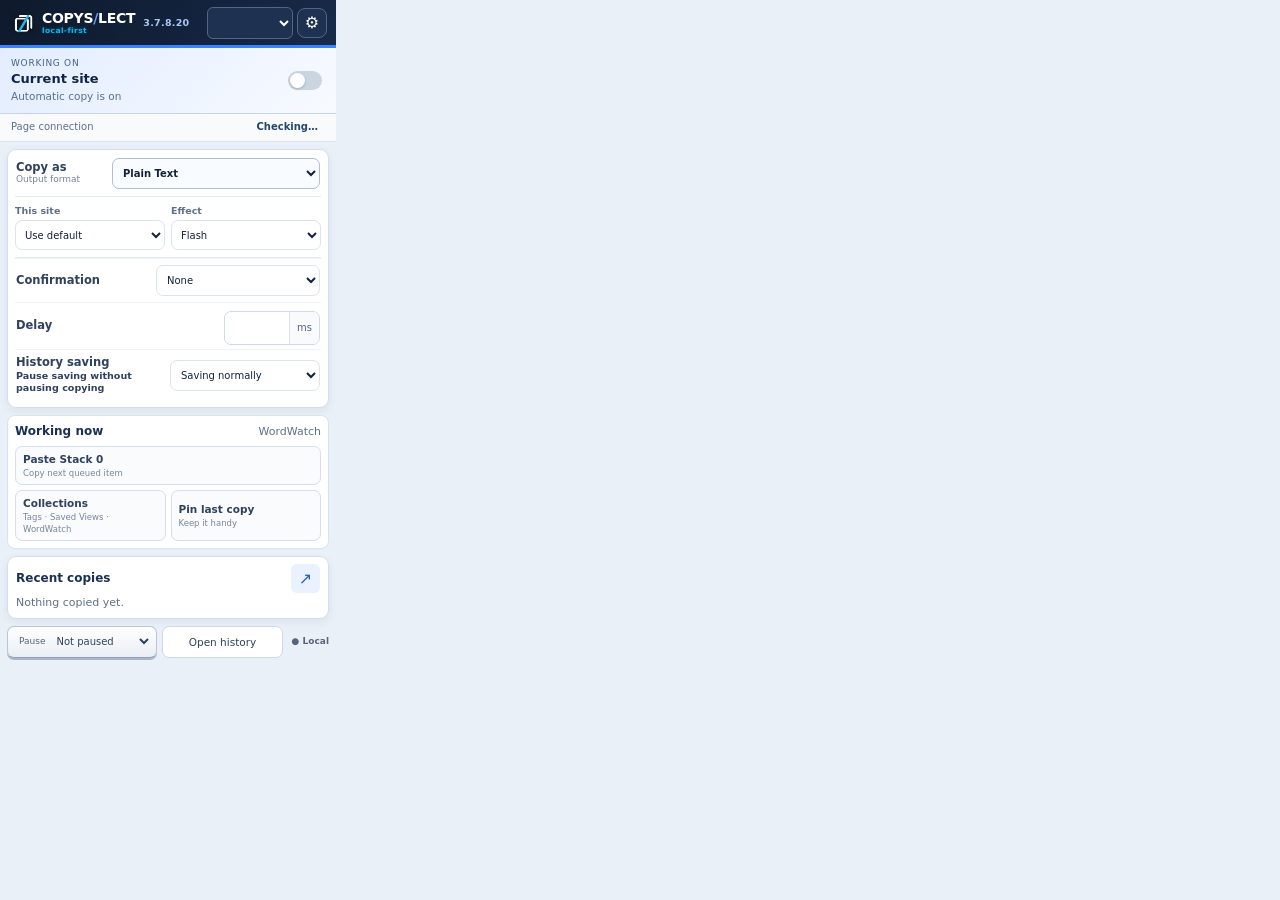
<file: popup.html>
<!doctype html><html lang="en"><head><meta charset="utf-8"><meta name="viewport" content="width=device-width"><title>CopySelect</title><link rel="stylesheet" href="styles.css"><link rel="stylesheet" href="responsive.css"><link rel="stylesheet" href="accessibility.css"></head>
<body class="popup"><div class="pop">
<header class="pop-head"><div class="brand"><img src="icon_48.png" alt=""><span class="pop-brand-lockup"><span>COPYS<span class="brand-slash">/</span>LECT</span><small>local-first</small></span><span class="pop-version version-tip" tabindex="0">3.7.8.20</span></div><div class="pop-head-actions"><select id="profile" aria-label="Profile"></select><button id="settingsTop" class="pop-settings" title="Open settings" aria-label="Open settings">⚙</button></div></header>
<section class="pop-hero"><div class="site-identity"><span class="pop-kicker">Working on</span><b id="siteHost">Current site</b><span id="masterLabel" role="status" aria-live="polite">Automatic copy is on</span></div><label class="master-wrap"><input id="master" class="toggle" type="checkbox" aria-label="Enable CopySelect"></label></section>
<section id="pageConnection" class="page-connection" aria-live="polite"><span>Page connection</span><b id="pageConnectionStatus">Checking…</b><button id="reconnectPage" type="button" class="hidden">Reconnect</button></section>
<main class="pop-body">
  <section class="pop-control-group" aria-label="Quick controls">
    <label class="pop-row pop-primary"><span><b>Copy as</b><small>Output format</small></span><select id="copyMode"><option value="plain">Plain Text</option><option value="original">Rich Text</option><option value="markdown">Markdown Link</option><option value="quote-source">Quote + Source</option><option value="url-title">Text + Reference + Date</option><option value="custom">Make your own template...</option></select></label>
    <div class="pop-quick-grid"><label><span>This site</span><select id="siteBehavior"><option value="inherit">Use default</option><option value="enable">Always on</option><option value="disable">Always off</option></select></label><label><span>Effect</span><select id="quickEffect"><option value="selection-flash">Flash</option><option value="selection-brackets">Brackets</option><option value="soft-halo">Soft halo</option><option value="underline-sweep">Underline</option><option value="none">None</option></select></label></div>
    <label class="pop-row"><span>Confirmation</span><select id="notify"><option value="none">None</option><option value="visual">Visual</option><option value="sound">Sound</option><option value="visual-sound">Visual + sound</option></select></label>
    <label class="pop-row pop-delay"><span>Delay</span><span><input id="delay" type="number" min="0" max="10000" aria-label="Copy delay in milliseconds"><em>ms</em></span></label>
    <label class="pop-row"><span><b>History saving</b><small>Pause saving without pausing copying</small></span><select id="historyPause"><option value="resume">Saving normally</option><option value="15">Don’t save for 15 min</option><option value="60">Don’t save for 1 hour</option><option value="restart">Don’t save until restart</option></select></label>
  </section>

  <section class="pop-working" aria-label="Working now"><div class="pop-section-head"><b>Working now</b><span id="wordWatchStatus" class="tiny">WordWatch</span></div><div class="pop-working-grid"><button id="popupPasteStack" type="button"><b>Paste Stack <span id="popupPasteStackCount">0</span></b><small>Copy next queued item</small></button><button id="popupCollections" type="button"><b>Collections</b><small>Tags · Saved Views · WordWatch</small></button><button id="popupPinLast" type="button"><b>Pin last copy</b><small>Keep it handy</small></button></div><div id="popupLastMatch" class="pop-last-match hidden"></div></section>
  <section class="pop-recent"><div class="pop-section-head"><b>Recent copies</b><button id="viewHistory" title="Open complete history" aria-label="Open complete history">↗</button></div><div id="recentList" class="recent-list"><div class="tiny">Nothing copied yet.</div></div></section>
</main>
<footer class="pop-footer"><label id="pauseControl" class="pause-control"><span>Pause</span><select id="pause" aria-label="Pause CopySelect"><option value="resume">Not paused</option><option value="5">5 minutes</option><option value="30">30 minutes</option><option value="60">1 hour</option><option value="restart">Until restart</option></select></label><button id="history">Open history</button><span class="local-badge">● Local</span></footer>
</div><div id="popupStatus" class="sr-only" role="status" aria-live="polite" aria-atomic="true"></div><div id="popupError" class="sr-only" role="alert" aria-live="assertive" aria-atomic="true"></div><script src="smart-core.js"></script><script src="settings.js"></script><script src="popup.js"></script></body></html>
</file>
<file: styles.css>
:root{
  --bg:#f4f6f9;--panel:#fff;--text:#101828;
  --accent:#2563eb;--accent-soft:#eff6ff;--good:#12b76a;--bad:#d92d20;--nav:#111827;
  --shadow:0 2px 10px rgba(16,24,40,.05);}

/* v3.5.5 acceptance pass: compact, bounded controls and operational grouping. */
.history-toolbar{border:0;}
.history-policy-group,.history-viewing-group{display:grid;gap:8px;padding:10px;}
.history-policy-group .history-tool-title,.history-viewing-group .history-tool-title{grid-column:1/-1;margin:0}
.history-viewing-group .history-tabs{grid-column:1/-1;justify-self:end;margin-top:-27px}
.history-viewing-group .history-find-group{display:grid;grid-template-columns:minmax(0,1fr) 105px 112px;gap:6px}
.history-viewing-group .history-display-group{display:grid;gap:7px;align-items:center}
.history-timestamp-format{grid-column:1/-1;display:flex;align-items:center;gap:6px}.history-timestamp-format select{min-width:176px}
.history-policy-actions{display:flex;gap:6px;justify-content:flex-end}
.history-entry-meta{gap:2px 10px;}.history-source{display:flex;gap:7px;align-items:baseline;min-width:0}.history-entry-metrics{grid-column:2;text-align:right;color:#67758a;font-size:10px;white-space:nowrap}.history-batch-check{transform:translateY(-50%)}
.rule-behavior-field select{color:var(--ink)}.rule-examples{display:grid;grid-template-columns:auto repeat(4,minmax(0,1fr));gap:6px;align-items:center;margin-top:8px;padding:8px;border:1px dashed #cbd8e8;border-radius:7px;background:#f8fafc;color:#69778a}.rule-examples code{font-family:Consolas,"Courier New",monospace;font-size:9.5px;color:#667085}.rule-cards,.rule-summary,.rule-pattern{font-family:Consolas,"Courier New",monospace}
.custom-mode-invite{align-items:center;gap:10px;font-family:system-ui,sans-serif}.custom-mode-invite button{border:0;border-radius:7px;padding:6px 9px;background:var(--accent);color:#fff;cursor:pointer}
@media(max-width:900px){.rule-examples{grid-template-columns:1fr 1fr}}

/* Final layout guardrails: feedback controls must never stack or drift. */
.advanced-mode{--accent:#21b7e8;--accent-soft:#e6f9fe}


.history-domain-initial{position:absolute;right:-9px;top:12px;width:17px;height:17px;box-shadow:0 0 0 3px var(--page);z-index:3}
.rich-inline-clover{display:none}
.about-layout{display:grid;grid-template-columns:1fr 1fr;gap:12px;max-width:1080px;margin:auto;align-items:stretch}.about-product{grid-column:1}.about-safeguards{grid-column:1/-1}.about-brand{display:flex;align-items:center;gap:10px}.about-brand img{width:38px;height:38px}.about-brand h2{border:0;margin:0;font-size:20px}.about-brand h2 small{font-size:10px;color:var(--muted)}.about-brand .about-tagline{margin:2px 0}.changelog-short{padding-left:18px;font-size:11px;line-height:1.7}.changelog-link{display:inline-block;margin:4px 0 12px;color:var(--accent);font-size:11px;font-weight:750}@media(max-width:800px){.about-layout{grid-template-columns:1fr}.about-product, .about-safeguards{grid-column:1}}
.corner-card .appearance-grid{align-items:start}.corner-card [data-key="feedbackStyle"]{width:110px;}.corner-inline-preview>div{display:inline-flex;align-items:center;gap:5px;min-height:32px;padding:6px 10px;overflow:hidden;white-space:nowrap;box-shadow:0 3px 8px #10182820}.corner-inline-preview>div.off{opacity:.35;filter:grayscale(1)}.corner-card .position-block{border-top:1px solid #dfe6f0}
.toggle-state-text{font-size:9px;font-weight:750;color:var(--muted);white-space:nowrap}.channel-toggle>.toggle-state-text,.master-control>.toggle-state-text{display:none}
.copying-disabled .copy-disabled-notice{position:relative;width:290px;max-width:calc(100% - 28px);padding:18px 16px 14px;border:1px solid #d2b94d;border-left:1px solid #d2b94d;border-radius:4px;background:#fff1a8;box-shadow:2px 5px 12px #5f4b1838;transform:rotate(-.8deg);font:13px/1.45 "Segoe Print","Comic Sans MS",cursive;color:#584814;text-align:center;pointer-events:auto}.copying-disabled .copy-disabled-notice:before{display:block;content:"";position:absolute;top:-9px;left:calc(50% - 8px);width:16px;height:16px;border-radius:50%;background:#d9483b;box-shadow:0 2px 3px #0005}.copying-disabled .copy-disabled-notice button{display:inline-grid;place-items:center;min-width:62px;min-height:30px;margin:4px 2px 0;padding:3px 8px;border:0;border-radius:7px;background:var(--accent);color:#fff;font:750 11px/1 Inter,system-ui,sans-serif;text-decoration:none}.copying-disabled .note-metadata{border-color:#c7c2ad;clip-path:polygon(1% 2%,99% 0,98% 90%,93% 94%,85% 92%,77% 97%,66% 94%,54% 98%,43% 94%,31% 98%,20% 94%,8% 97%,2% 91%)}.copying-disabled .note-metadata:before{border-radius:0;width:58px;height:15px;top:-8px;left:calc(50% - 29px);background:#dccb9baa;transform:rotate(2deg)}.copying-disabled .note-sites{border-radius:17% 5% 13% 8%;}.copying-disabled .note-sites:before{transform:rotate(-12deg)}.copying-disabled .note-profiles{border-style:dashed;transform:rotate(-.25deg)}
.sticky-preview{border:2px solid #aabdd1}.batch-delete[aria-pressed="true"]{background:var(--accent);border-color:var(--accent);color:#fff;box-shadow:inset 0 2px 3px #0003;transform:translateY(1px)}.history-batch-check{position:absolute;left:-15px;top:35px;z-index:4;width:15px;height:15px;accent-color:var(--bad)}.history-time-marker{padding-right:18px}.history-time-marker:before{content:"";position:absolute;right:-7px;top:14px;width:12px;height:12px;border-radius:50%;background:#b8c4d3;box-shadow:0 0 0 3px var(--page);z-index:1}
.copy-disabled-notice{position:relative;max-width:270px;box-shadow:2px 3px 7px #6d572333;transform:rotate(-1deg);font-family:"Segoe Print","Comic Sans MS",cursive;}.copy-disabled-notice:before{content:"";position:absolute;top:-9px;left:50%;width:16px;height:16px;border-radius:50%;background:#d94d39;box-shadow:0 1px 2px #0006}.copy-disabled-notice button{display:inline-block;border-radius:999px;}.copy-disabled-notice:nth-child(odd){background:#fffdf4;border-color:#d8c9a4;transform:rotate(.7deg);font-family:"Bradley Hand","Segoe Print",cursive}.copy-disabled-notice:nth-child(odd):before{display:none}.copy-disabled-notice:nth-child(odd):after{content:"";position:absolute;top:-8px;left:22px;width:45px;height:14px;background:#e5d3a8aa;transform:rotate(-5deg)}
.copying-disabled .copy-disabled-notice{margin:0 auto 12px;z-index:5}.copy-disabled-notice .btn{font-size:11px}.note-metadata,.note-profiles{background:repeating-linear-gradient(#fffdf4 0 19px,#dbe8f4 20px 21px);border-style:dashed}.note-sites{background:#fff8dc;border-radius:14% 4% 16% 7%;transform:rotate(1.2deg)}
.site-editor .btn{display:block;margin:8px 0 0 auto}
.rich-page{font:12px/1.5 ui-sans-serif,system-ui,-apple-system,"Segoe UI",sans-serif;color:#24364a}.rich-page header{display:flex;align-items:center;gap:8px;margin:9px 0 7px}.rich-page header strong{font-size:13px}.rich-page header small{display:inline;margin-left:4px;font-size:10px;color:#64748b;font-weight:500}.rich-sample-image{object-fit:cover;}.rich-inline-clover{width:18px;height:18px;object-fit:cover;border-radius:50%;vertical-align:-4px;margin-right:4px}.rainbow-word i{font-style:normal;font-weight:800}.rainbow-word i:nth-child(1){color:#ef4444}.rainbow-word i:nth-child(2){color:#f97316}.rainbow-word i:nth-child(3){color:#eab308}.rainbow-word i:nth-child(4){color:#22c55e}.rainbow-word i:nth-child(5){color:#6366f1}.dancing-word{display:inline-flex;gap:1px;font-weight:750}.dancing-word i{font-style:normal;display:inline-block}.dancing-word i:nth-child(odd){transform:translateY(-2px)}.dancing-word i:nth-child(3n){transform:translateY(2px)}.rich-page-note{margin:0;color:#55677c;font-size:10px}
.usage-layout{display:grid;align-items:start}.usage-controls{margin-top:7px}.usage-stats{margin:0}.usage-stats div{min-width:58px;padding-left:7px;border-left:1px solid #dbe4ef}.usage-stats dt{color:#667085}.usage-stats dd{margin:1px 0 0;font-weight:750;color:#16446f}@media(max-width:650px){.usage-layout{grid-template-columns:1fr}.usage-stats{grid-template-columns:repeat(3,1fr)}}
@media(max-width:950px){.appearance-grid,.corner-card .appearance-grid{grid-template-columns:repeat(2,minmax(0,1fr))}.appearance-grid .range-with-value{min-width:0;width:100%}.appearance-grid .range-with-value input[type=range]{min-width:0}}
*{box-sizing:border-box}
html,body{margin:0;min-height:100%;overflow-x:clip}
body{font:14px/1.45 Inter,ui-sans-serif,system-ui,-apple-system,BlinkMacSystemFont,"Segoe UI",sans-serif;}
button,input,select,textarea{font-size:12px;line-height:1.35;color:inherit}
select option{font:inherit}
button{cursor:pointer}
input[type=text],input[type=number],select,textarea{
  border:1px solid var(--line);border-radius:7px;background:#fff;min-height:32px;padding:5px 8px;outline:none
}
textarea{width:100%;min-height:90px;resize:vertical}
input[type=color]{width:42px;height:36px;padding:3px;border:1px solid var(--line);border-radius:7px;background:#fff}
input[type=range]{accent-color:var(--accent)}
.full{width:100%}
.num-sm{width:72px}
.key-input{width:48px;text-align:center;text-transform:uppercase}
.unit{white-space:nowrap}
.tiny,.footer-note{color:var(--muted)}
.muted{color:var(--muted)}
.hidden{display:none}

.app{min-height:100vh;display:flex}
.sidebar{
  width:184px;color:#fff;position:fixed;inset:0 auto 0 0;
  padding:10px 8px;border-right:1px solid #1f2937;display:flex;flex-direction:column;z-index:10
}
.brand{display:flex;align-items:center;gap:6px;font-size:14px;font-weight:800;letter-spacing:-.35px}
.brand img{width:27px;height:27px;border-radius:7px}
.brand-slash{display:inline;font-size:inherit;font-weight:900;vertical-align:baseline;margin:0;transform:skewX(-8deg)}
.brand-slash:before{display:none}
.mode-switch{
  display:grid;grid-template-columns:1fr 1fr;gap:3px;margin-top:9px;padding:3px;
  background:#0b1220;border:1px solid #273449;border-radius:8px
}
.mode-note{margin:6px 3px 0;color:#94a3b8;font-size:10px;line-height:1.3}
.mode-btn{border:0;border-radius:6px;background:transparent;color:#94a3b8;padding:5px 4px;font-size:9.5px;font-weight:750}
.mode-btn.active{color:#fff}
.nav{margin-top:8px;gap:1px}
.nav button{
  border:0;background:transparent;border-radius:6px;padding:7px;text-align:left;color:#cbd5e1;font-size:12px;
  display:flex;align-items:center;justify-content:space-between
}
.nav button:hover,.nav button.active{background:var(--accent);color:#fff}
.count{display:inline-grid;place-items:center;min-width:20px;padding:1px 5px;border-radius:999px;background:#dbeafe;color:#1d4ed8;font-size:9px}
.nav .count{background:#334155;color:#dbeafe}
.side-foot{margin-top:auto}
.status-pill{padding:7px 8px;border-radius:7px;background:#123b2b;color:#86efac;font-size:10px}
.side-foot .footer-note{margin-top:6px;color:#94a3b8}

.main{margin-left:184px;width:calc(100% - 184px);max-width:1500px}
.topbar{display:flex;align-items:center;justify-content:space-between;gap:10px;margin-bottom:7px}
.title h1{margin:0;}
.title p{margin:2px 0 0;color:var(--muted);}
.page{display:none}.page.active{display:block}
.stack{display:grid;gap:7px}
.two-col{display:grid;grid-template-columns:minmax(0,1.45fr) minmax(250px,.75fr);gap:7px}
.metadata-layout{grid-template-columns:minmax(0,1.55fr) minmax(280px,.65fr)}
.card{border:1px solid #dce3ed;border-radius:var(--radius);padding:10px 12px;
  box-shadow:var(--shadow);min-width:0
}
.card h2,.card h3{margin:0 0 6px}.card h3{font-size:12.5px}.page>.card>h2,.history-shell>.card-headline h2{font-size:15px;color:var(--text);letter-spacing:-.01em}
.card-headline{display:flex;align-items:flex-start;justify-content:space-between;gap:8px}
.compact-card{margin-top:7px}
.row{display:grid;grid-template-columns:minmax(170px,230px) minmax(210px,390px);align-items:center;justify-content:start;border-top:1px solid #f0f2f5;}
.row:first-of-type{border-top:0}
.row .meta{min-width:0}.row .meta b{display:block;font-weight:650}.row .meta small{display:block;margin-top:1px;}
.control{display:flex;align-items:center;justify-content:flex-start;gap:5px;min-width:0;flex:0 1 auto}
.control-inline{display:flex;align-items:center;gap:5px}
.toggle{
  appearance:none;width:34px;height:19px;border:0;border-radius:20px;background:#cbd5e1;position:relative;transition:.15s;flex:none
}
.toggle:checked{background:var(--accent)}
.toggle:before{content:"";position:absolute;width:15px;height:15px;left:2px;top:2px;background:white;border-radius:50%;box-shadow:0 1px 3px #0003;transition:.15s}
.toggle:checked:before{transform:translateX(15px)}
.btn{border:1px solid var(--line);background:#fff;border-radius:7px;padding:7px 10px;color:#344054;}
.btn:hover{background:#f8fafc}.btn.good{color:#067647}.btn.danger{color:var(--bad)}
.icon-btn{width:36px;padding:0;display:inline-grid;place-items:center;font-size:18px}.simple-custom-note{display:none;margin-top:5px;font-size:12px;color:var(--muted)}.simple-custom-note button{border:0;background:none;color:var(--accent);padding:0;text-decoration:underline;font:inherit;cursor:pointer}
.actions{display:flex;gap:4px;flex-wrap:wrap}
.section-note{padding:6px 7px;border-radius:7px;background:var(--accent-soft);color:var(--accent);}
.danger-separator{border:0;border-top:1px solid #fee4e2;margin:16px 0 12px}
.field label,.mini-field label{display:block;font-size:12px;color:var(--muted);margin-bottom:4px;font-weight:650}
.field input,.field select,.mini-field input[type=text],.mini-field select{width:100%}
.form-grid{display:grid;grid-template-columns:1fr 1fr;gap:7px}
.format-grid{display:grid;gap:12px}
.metadata-checks{display:flex;gap:5px;flex-wrap:wrap;margin:7px 0}
.metadata-checks label{border:1px solid var(--line);border-radius:6px;padding:5px 7px;background:#fafbfc;font-size:10px}
.metadata-preview{margin:7px 0 0;white-space:pre-wrap;overflow-wrap:anywhere;}
.sticky-preview{position:sticky;top:10px;align-self:start}
.help{
  display:inline-grid;place-items:center;width:14px;height:14px;border:1px solid #98a2b3;border-radius:50%;
  font-size:8.5px;color:#667085;cursor:help;position:relative;vertical-align:middle;margin-left:2px
}
.help:hover:after,.help:focus:after,.help.tip-open:after{
  content:attr(data-tip);position:absolute;z-index:10000;left:17px;top:-6px;width:250px;padding:7px 8px;border-radius:7px;
  background:#111827;color:#fff;font:10px/1.4 system-ui,-apple-system,sans-serif;box-shadow:0 8px 24px #0003;white-space:pre-line
}

/* General tooltips should fit their authored copy instead of opening as a
   fixed, overly broad rectangle beside a short label. */
.general-master-card .help:hover:after,.general-master-card .help:focus:after,.general-master-card .help.tip-open:after{width:max-content;max-width:250px}

/* The modifier explanation is short by design: keep its callout only as wide
   as its longest authored line. */
.general-safeguards-card .row:has([data-key="enableModifierKey"]) .help:hover:after,.general-safeguards-card .row:has([data-key="enableModifierKey"]) .help:focus:after,.general-safeguards-card .row:has([data-key="enableModifierKey"]) .help.tip-open:after{width:max-content;max-width:205px}
.feedback-left,.feedback-right{display:grid;gap:7px;}
.feedback-core{display:none}
.feedback-core-grid{display:grid;grid-template-columns:repeat(3,minmax(0,1fr));gap:8px;align-items:stretch;margin-top:9px}
.toggle-line{min-height:58px;border:1px solid var(--line);border-radius:8px;padding:8px 10px;display:flex;align-items:center;justify-content:space-between;font-size:13px;background:#fafbfc}
.toggle-line span b,.toggle-line span small{display:block}.toggle-line span small{margin-top:1px;color:var(--muted);font-size:8.5px;font-weight:500}
.effects-card{border-color:#dbe5f5}
.cursor-effect-grid{border:0;padding:0;margin:10px 0 0;display:grid;}
.cursor-effect-grid label{
  position:relative;grid-template-columns:30px minmax(0,1fr);grid-template-rows:auto auto;column-gap:6px;
  align-items:center;border:1px solid var(--line);background:#fff;cursor:pointer;}
.cursor-effect-grid input{right:5px;top:5px;}
.cursor-effect-grid b{line-height:1.15;padding-right:10px}.cursor-effect-grid small{font-size:11px;line-height:1.2;color:var(--muted);white-space:nowrap;overflow:hidden;text-overflow:ellipsis}
.fx-preview{
  grid-row:1/3;width:27px;height:27px;display:grid;place-items:center;border-radius:50%;background:#f8fafc;color:#2563eb;
  font-size:14px;font-weight:800
}
.fx-preview.halo{box-shadow:0 0 14px #60a5fa8a;background:#dbeafe}
.fx-preview.ring{border:2px solid #93c5fd;background:#fff}
.fx-preview.flash{background:#dbeafe;color:#1d4ed8;border-radius:4px;font-size:10px}
.fx-preview.brackets{background:#f8fafc;border-radius:4px;font:800 11px ui-monospace,monospace}
.appearance-card{display:grid;grid-template-columns:1.1fr .9fr;gap:9px}
.appearance-section+.appearance-section{border-left:1px solid #eef2f7;padding-left:9px}
.appearance-grid{display:grid;margin-top:6px}
.color-field input{width:34px}.range-with-value input{width:100%;min-width:55px}.range-with-value span{font-size:9px;color:var(--muted);white-space:nowrap}
.preview-card{padding-bottom:12px;top:10px}
.preview-stage{border:1px dashed #cfd6df;background:linear-gradient(#fbfdff,#f7f9fc);border-radius:8px;position:relative;margin-top:6px
}
.preview-copy-line{top:20px;line-height:1.55}
#selectionPreview{padding:1px 2px;border-radius:2px;background:#dbeafe;color:#1d4ed8}
.preview{
  position:absolute;display:flex;gap:5px;align-items:center;padding:5px 8px;border-radius:999px;background:#111827;color:#fff;
  font-weight:650;box-shadow:0 5px 15px #0002;z-index:3
}
.cursor-preview{position:absolute;pointer-events:none;z-index:4;display:grid;place-items:center;width:var(--fx-size,22px);height:var(--fx-size,22px)}
.preview-stage.fx-brackets #selectionPreview:before{position:absolute;left:-7px;top:50%;transform:translate(-100%,-50%);font-weight:900;color:var(--fx,#2563eb)}
.preview-stage.fx-brackets #selectionPreview:after{position:absolute;right:-7px;top:50%;transform:translate(100%,-50%);font-weight:900;color:var(--fx,#2563eb)}
.preview-stage.fx-halo .cursor-preview{width:var(--fx-size,36px);height:var(--fx-size,36px);border-radius:50%;background:radial-gradient(circle,var(--fxA,#60a5fa88),transparent 70%);}.preview-stage.fx-ring .cursor-preview{width:var(--fx-size,30px);height:var(--fx-size,30px);border-radius:50%;border:2px solid var(--fx,#2563eb);}.preview-stage.fx-glyph .cursor-preview{font-weight:850;font-size:var(--fx-size,22px);color:var(--fx,#2563eb);}.preview-stage.fx-trail .cursor-preview{height:calc(var(--fx-size,34px) * .75);}
@keyframes selectionFlashPreview{0%{background:#dbeafe;color:#1d4ed8}35%{background:var(--fxA,#2563eb85);color:var(--flashText,#fff)}100%{background:#dbeafe;color:#1d4ed8}}
@keyframes haloPreview{0%{transform:scale(.55);opacity:.2}60%{transform:scale(1.2);opacity:1}100%{transform:scale(1);opacity:.7}}
@keyframes ringPreview{0%{transform:scale(.55);opacity:.3}100%{transform:scale(1.35);opacity:.2}}
@keyframes glyphPreview{0%{transform:scale(.6);opacity:.2}60%{transform:scale(1.25);opacity:1}100%{transform:scale(1);opacity:.8}}
@keyframes trailPreview{0%{transform:translateX(-12px);opacity:.2}100%{transform:translateX(8px);opacity:.6}}
@keyframes csPreviewPop{0%{opacity:0;transform:scale(.9)}45%{opacity:1;transform:scale(1.04)}100%{transform:scale(1)}}
.position-block{margin-top:7px;padding-top:6px;border-top:1px solid #eef2f7}
.mini-title{font-size:9.5px;font-weight:700;margin-bottom:4px}
.position-grid{display:grid;grid-template-columns:repeat(3,1fr);}
.position-grid label{border-radius:6px;text-align:center;white-space:nowrap}
.position-grid input{margin:0 2px 0 0;vertical-align:-1px}
.sound-card{padding-bottom:8px}.sound-line{display:flex;gap:5px;align-items:center}.sound-line select{flex:1}

/* Site rules */
.rule-grid{display:grid;}
.rule-list-head{display:flex;justify-content:space-between;margin:10px 0 5px;}
.rule-cards{display:grid;gap:5px}.rule-card{display:flex;align-items:center;justify-content:space-between;gap:8px;padding:7px 8px;border:1px solid var(--line);border-radius:7px;background:#fff}
.rule-card-main{min-width:0}.rule-pattern{display:block;overflow:hidden;text-overflow:ellipsis;white-space:nowrap;font-size:10.5px}.rule-summary{margin-top:2px;white-space:normal}
.badge{font-size:9px;padding:2px 5px;border-radius:999px;background:#ecfdf5;color:#166534}.danger-badge{background:#fef2f2;color:#991b1b}

/* History is one responsive workspace; nothing is masked by container overflow. */
.history-shell{width:100%;max-width:none;overflow:visible}
.history-controls{display:flex;align-items:center;justify-content:space-between;gap:10px;margin-top:7px;padding-top:6px;border-top:1px solid #eef2f7}
.history-storage{display:flex;align-items:center;gap:8px}.history-storage span b{display:block;font-size:10.5px}.history-storage span small{display:block;color:var(--muted);font-size:9px}
.history-tabs{flex:none}.chip{border:1px solid var(--line);background:#fff;border-radius:999px;padding:5px 10px;font-size:10px}.chip.active{background:var(--accent-soft);border-color:var(--accent);color:var(--accent);font-weight:700}
.history-toolbar{display:grid;margin:7px 0;padding:7px 0;border-top:1px solid #edf0f4;border-bottom:1px solid #edf0f4}
.history-toolbar input:not(.toggle),.history-toolbar select{width:100%}.history-toolbar .toggle{width:34px;min-width:34px}.history-metadata-toggle{grid-column:1;display:flex;align-items:center;gap:7px;white-space:nowrap;font-size:11px;padding:4px 6px}.history-retention{grid-column:2/-1;display:flex;align-items:center;justify-content:flex-end;gap:5px;font-size:11px;color:var(--muted)}.history-auto-delete,.history-hover-options{grid-column:1/-1;display:flex;align-items:center;justify-content:flex-end;gap:5px;font-size:11px;color:var(--muted)}.history-auto-delete label,.history-hover-options label{display:flex;align-items:center;gap:7px;margin-right:5px}
.history-tool-group{min-width:0}.history-tool-title{display:block;margin-bottom:4px;font-weight:750;text-transform:uppercase;}.history-find-group{display:grid;gap:5px}.history-find-group .history-tool-title{grid-column:1/-1}.history-display-group{display:grid;gap:5px 10px;align-items:center}.history-display-group .history-metadata-toggle{padding:0}.history-policy-group{justify-content:flex-start;flex-wrap:wrap}.history-policy-group .history-retention,.history-policy-group .history-auto-delete,.history-policy-group .history-hover-options{grid-column:auto}
.history-list{display:grid;min-width:0}.history-item{border:1px solid #d8dee7;border-radius:8px;padding:7px 8px;min-width:0;box-shadow:none;transition:border-color .15s,box-shadow .15s;cursor:pointer;outline-offset:2px}
.history-item:focus-within,.history-item:hover{border-color:#b8c7dc;box-shadow:0 4px 14px #1018280d}
.history-top{display:grid;grid-template-columns:minmax(0,1fr);gap:8px;align-items:start;margin:0 2px 5px;min-height:0;cursor:default}.history-source{font-size:12px;font-weight:700;overflow:hidden;text-overflow:ellipsis;white-space:nowrap;color:#344054}.history-meta{font-size:11px;color:var(--muted);white-space:normal}
.history-content-wrap{position:relative}.history-item.expandable:not(.expanded) .history-content-wrap:after{content:"";position:absolute;left:1px;right:1px;bottom:1px;height:19px;border-radius:0 0 5px 5px;background:linear-gradient(transparent,#fff);pointer-events:none}.history-expand{position:absolute;z-index:2;top:5px;border:1px solid #d8dee7;border-radius:5px;color:#475467;display:grid;place-items:center}.history-expand:before{font-size:16px;line-height:1;transform:translateY(-2px)}.history-expand[aria-expanded="true"]:before{content:"⌃";transform:translateY(3px)}.history-item.not-expandable .history-content-wrap{padding-right:0}
.history-text{
  margin:0;padding:6px 82px 6px 8px;background:#fff;border:1px solid #e5e9ef;border-radius:6px;white-space:pre-wrap;overflow-wrap:anywhere;
  font:13px/1.4 Inter,ui-sans-serif,system-ui,-apple-system,"Segoe UI",sans-serif;max-height:60px;cursor:pointer
}
.history-text:focus{outline:2px solid #93b4ff;outline-offset:1px}
.history-card.expanded .history-text{max-height:70vh;background:#fff}.history-rich p,.history-rich div,.history-rich ul,.history-rich ol,.history-rich blockquote,.history-rich pre,.history-rich h1,.history-rich h2,.history-rich h3{margin:0 0 .45em}.history-rich img{display:block;max-width:100%;max-height:240px;object-fit:contain;margin:6px auto}.history-rich img:not([src]){min-height:38px;background:#f3f4f6;border:1px dashed #cbd5e1}.history-rich a{color:inherit;text-decoration:underline;pointer-events:none}.history-rich table{border-collapse:collapse;max-width:100%}.history-rich td,.history-rich th{border:1px solid #d8dee7;padding:3px 5px}
button:focus-visible,input:focus-visible,select:focus-visible,textarea:focus-visible,.cursor-effect-grid label:has(input:focus-visible){outline:3px solid #93b4ff;outline-offset:2px}
.history-domain{overflow:hidden;text-overflow:ellipsis;max-width:100%}
.history-actions{position:absolute;z-index:3;right:5px;top:5px;justify-content:flex-end}.history-actions .icon-btn{padding:3px;border-color:transparent;background:#fff;}.history-actions .icon-btn:hover,.history-actions .icon-btn:focus-visible{opacity:1;border-color:#d8dee7}.history-actions img{display:block}.pin-btn{color:#667085}.pin-btn.pinned{color:#dc2626;background:#fff1f2}.history-delete:hover{color:var(--bad);background:#fff4f2}
.history-time-group{display:grid;grid-template-columns:116px minmax(0,1fr);gap:8px;position:relative}.history-time-marker{font-weight:700;line-height:1.25;color:#344054;padding:8px 8px 0 0;text-align:right;border-right:2px solid #d9e3ff}.history-time-marker:after{content:"";position:absolute;left:110px;margin-top:2px;width:8px;height:8px;border-radius:50%;background:var(--accent);box-shadow:0 0 0 3px #eef2ff}.history-time-entries{display:grid;gap:6px;min-width:0}.history-item.copy-error{border-color:#d92d20;box-shadow:0 0 0 2px #d92d2055}@keyframes historyCopyFlash{0%,100%{box-shadow:0 0 0 0 #16a34a00}30%,70%{box-shadow:0 0 0 3px #16a34a88}}
.action-status{align-self:center;min-width:0;color:#067647;font-size:9.5px}.action-status.error{color:var(--bad)}
.history-empty{padding:18px 10px;text-align:center;color:var(--muted);font-size:10px;border:1px dashed var(--line);border-radius:7px}
.history-pane-note{margin:7px 0;color:var(--muted);font-size:10px}
.helper-list{display:grid;gap:6px}.helper-list div{padding:6px 0;border-top:1px solid #eef2f7}.helper-list div:first-child{border-top:0}.helper-list b{display:block;font-size:10.5px}.helper-list small{color:var(--muted);font-size:9.5px}

/* Simple mode */
body.simple-mode .advanced-only{display:none}
body.advanced-mode .history-simple-default-note{display:none}.history-simple-default-note{margin:0 0 12px;padding:11px 14px;border:1px solid var(--accent);border-radius:9px;background:var(--accent-soft);color:var(--heading);font-size:12px;line-height:1.45}
body.simple-mode .nav{gap:3px}
body.simple-mode .advanced-effect{display:none}
body.simple-mode .advanced-effect:has(input:checked){display:grid}
.is-inactive{opacity:.52}.is-inactive input,.is-inactive select,.is-inactive button{pointer-events:none}.channel-toggle{display:flex;align-items:center;gap:6px;font-size:11px;font-weight:700}.channel-off>.appearance-grid,.channel-off .sound-line,.effects-card.channel-off fieldset{opacity:.38;filter:grayscale(.45);pointer-events:none}.not-applicable{opacity:.38;filter:grayscale(1)}

/* Popup */
body.popup{min-height:0;}.pop-head{align-items:center;justify-content:space-between;color:#fff;}.pop .brand{color:#fff;min-width:0;}.pop .brand-slash{color:#5ca2ff}.pop-version{font-weight:600;letter-spacing:.03em}.pop-settings{display:grid;place-items:center;border:1px solid #40506a;color:#fff;}.pop-settings:hover{background:#2f6df6;border-color:#72a3ff}.pop-hero{display:flex;align-items:center;justify-content:space-between;}.pop-hero>div{display:grid}.pop-kicker{text-transform:uppercase;letter-spacing:.08em;color:#43638e}.pop-hero b{color:#102343}.pop-hero #masterLabel{color:#55708f}.pop-control-group,.pop-recent{background:#fff;border:1px solid #dbe2ec;}.pop-row{display:flex;align-items:center;justify-content:space-between;gap:8px;border-top:1px solid #eef1f5;}.pop-row:first-child{border-top:0}.pop-row>span:first-child{font-weight:600}.pop-row select{padding:3px 6px;}.pop-delay input{width:64px;min-height:27px;padding:3px 6px;font-size:11px}.pop-delay em{font-style:normal;font-size:10px}.pop-section-head{display:flex;align-items:center;justify-content:space-between;color:#1b3154;}.pop-section-head button{border:0;border-radius:6px;background:#eaf1ff;color:#245fd8;}.recent-list{display:grid;margin-top:2px}.recent-item{display:block;border:0;border-top:1px solid #edf0f4;cursor:pointer;border-radius:4px}.recent-item:hover,.recent-item:focus-visible{background:#edf4ff}.recent-item .clip{overflow:hidden;text-overflow:ellipsis;white-space:nowrap;color:#23314a}.recent-item.copy-flash{animation:historyCopyFlash .5s ease;box-shadow:inset 0 0 0 1px #2f6df6}.recent-item.copy-error{box-shadow:inset 0 0 0 1px #d92d20}.pop-footer{display:grid;align-items:center;}.pop-footer button{border:1px solid #cfd8e5;border-radius:7px;background:#fff;color:#30415d;}.pop-footer button:hover{background:#eaf1ff;border-color:#9bb9ed}.pop-footer span{font-size:9px;padding-left:4px}

/* Compact consolidated General */
#page-general.active{grid-template-columns:minmax(0,1.2fr) minmax(360px,.8fr);gap:7px;align-items:start}#page-general>.two-col{display:block}#page-general>.two-col>.settings-card{margin-bottom:7px}#page-general>.two-col>.stack{display:grid;grid-template-columns:1fr 1fr;gap:7px}.general-behavior-card{grid-column:2;grid-row:1/3}.general-behavior-card .row{grid-template-columns:minmax(160px,1fr) auto}.compact-card{grid-column:1}.copy-mode-preview>span{font-size:9px;text-transform:uppercase;letter-spacing:.08em;font-weight:700}.copy-mode-preview>div{margin-top:3px;font-size:11px;white-space:pre-wrap}
#page-general.active{display:block}.general-organized{display:grid;}.general-organized>.card,.general-session>.card{box-shadow:none;margin-left:9px;border-left:3px solid #b9cdf7}.general-section header{margin:-2px 0 3px}.general-section header h2{margin:0;}.general-section header p{margin:2px 0 5px;color:var(--muted)}.general-section .row{grid-template-columns:minmax(155px,1fr) auto}.general-output{min-width:0}.general-session{display:grid;grid-template-columns:1fr;gap:8px}.general-session .compact-card{margin-top:0}.copy-mode-preview{margin-top:6px;}
.general-master-card header{display:grid;grid-template-columns:1fr auto;align-items:center;column-gap:12px}.general-master-card header p{grid-column:1}.master-control{grid-column:2;grid-row:1/3;display:flex;align-items:center;gap:7px;font-size:11px;font-weight:750;color:var(--accent)}.master-disabled>.card:not(.general-master-card),.master-disabled>.general-session,.master-disabled>.general-master-card .row{opacity:.42;filter:grayscale(.55)}.master-disabled>.general-master-card{border-left-color:#98a2b3}.copy-mode-preview{font:11px/1.5 ui-monospace,SFMono-Regular,Consolas,monospace;white-space:pre-wrap}.copy-mode-preview>span{font-family:Inter,ui-sans-serif,system-ui,sans-serif;color:var(--accent)}.copy-mode-preview #copyModePreview{margin-top:5px}.copy-mode-preview .mode-original{white-space:normal}.mode-original .preview-tag{border-radius:4px;}.mode-original p{margin:6px 0}.mode-original ul{margin:4px 0;padding-left:18px}.mode-original a{color:#1d4ed8;text-decoration:underline}

/* Copy confirmation workspace */
.feedback-page{display:grid;}.selection-custom-card{display:grid;grid-template-columns:1fr 1fr;}.selection-custom-card>.appearance-section+.appearance-section{border-left:1px solid #e4eaf2;border-top:0;padding:0 0 0 10px}.preview-card{position:static}.sound-card{align-self:start;height:max-content}
.cursor-effect-grid{margin-top:7px}.cursor-effect-grid label{display:flex;flex-direction:column;justify-content:center;text-align:center;border-color:#dde4ee}.cursor-effect-grid label:hover{border-color:#9db7e8;background:#f6f9ff}.cursor-effect-grid label:has(input:checked){border-color:var(--accent);background:var(--accent-soft);box-shadow:0 0 0 2px color-mix(in srgb,var(--accent) 18%,transparent) inset}.cursor-effect-grid input{position:absolute;width:1px;height:1px;opacity:0;pointer-events:none}.cursor-effect-grid .fx-preview{grid-row:auto;}.cursor-effect-grid b{padding:0;}.simple-edit-note{display:none;margin-top:7px;padding:6px 8px;border-radius:6px;background:var(--accent-soft);font-size:10px;color:var(--accent)}.simple-edit-note button{border:0;background:none;color:inherit;text-decoration:underline;font:inherit;font-weight:700;padding:0}.custom-symbol-input{margin-top:4px;min-height:28px}.preview-copy-line{inset:17px 20px auto;max-width:680px;font:12px/1.58 Georgia,"Times New Roman",serif;color:#344054}.preview-copy-line h3{font:700 17px/1.25 Georgia,"Times New Roman",serif;color:#17233b;margin:0 0 10px}.preview-copy-line p{margin:0 0 10px}.preview-copy-line #selectionPreview{font:inherit}
body.simple-mode .effects-card #resetCursorAppearance,body.simple-mode .corner-card #resetScreenAppearance{display:none}body.simple-mode .simple-custom-note,body.simple-mode .simple-edit-note{display:block}
.feedback-page .cursor-effect-grid input{position:absolute;inset:0;width:100%;height:100%;margin:0;opacity:0;cursor:pointer;pointer-events:auto}

/* v3.2 information architecture and fixed previews */
.card>h2,.card>.card-headline,.general-section>header,.appearance-section>.card-headline{padding-bottom:6px}.general-section>header{padding-bottom:4px}.card{background:linear-gradient(145deg,#fff 0%,#f8faff 100%)}
.copy-mode-preview{background:#fff;border:1px solid #cfd8e6;border-left:1px solid #cfd8e6;border-radius:8px;padding:31px 11px 9px;position:relative;box-shadow:inset 0 1px 0 #fff}.copy-mode-preview:before{position:absolute;inset:0 0 auto;border-bottom:1px solid #dbe2ec;border-radius:7px 7px 0 0;font:9px/1.4 Inter,system-ui,sans-serif}.copy-mode-preview>span{display:none}.copy-mode-preview #copyModePreview{margin:0;font:10.5px/1.5 ui-monospace,SFMono-Regular,Consolas,monospace}.copy-mode-preview .mode-original{font:12px/1.45 Georgia,"Times New Roman",serif}.mode-original .preview-tag{display:block;color:#344054;background:transparent;padding:0;font:700 10px/1.4 Inter,system-ui,sans-serif}.profile-explainer{display:grid;margin:9px 0}.profile-explainer>div{display:grid;grid-template-columns:72px 1fr;gap:7px;border:1px solid #e5eaf1;border-radius:6px;background:#fff}.profile-explainer b{color:var(--accent)}.profile-explainer span{color:var(--muted)}.profile-save-actions{margin-top:7px}.effects-card{grid-column:1;grid-row:1}.corner-card{grid-column:2;grid-row:1}.selection-custom-card{grid-column:1/3;grid-row:2}.preview-card{grid-column:3;grid-row:1}.sound-card{grid-column:3;grid-row:2}.cursor-effect-grid label{gap:1px;border-radius:6px}.preview-copy-line{font-size:11.5px}.corner-card .mini-field label{font-size:10px}.corner-card select,.corner-card input[type=text]{font-size:10.5px;padding:4px 6px}.sound-card{width:100%}
.history-toolbar{align-items:stretch;}.history-tool-group{padding:7px;border:1px solid #e1e7ef;border-radius:7px;}.history-display-group{align-content:start}.history-display-group .history-tool-title{grid-column:1}.history-display-group .history-metadata-toggle{grid-column:1}.history-policy-group .history-tool-title{width:auto;margin:0}.history-site-icon{position:absolute;left:8px;top:9px;width:16px;height:16px;border-radius:3px}.history-content-wrap.has-site-icon .history-text{padding-left:31px}
.pause-control{display:grid;grid-template-columns:auto 1fr;align-items:center;gap:5px;padding:2px 4px 2px 7px;border:1px solid #b9c6d8;border-bottom-color:#8fa0b8;border-radius:7px;background:linear-gradient(#fff,#e9eef5);box-shadow:0 2px 0 #aab6c7;color:#30415d;}.pause-control select{min-height:23px;border:0;background:transparent;padding:2px;}.pause-control.pressed{background:linear-gradient(#dbe7fa,#eef4ff);box-shadow:inset 0 2px 3px #7c91ad55;transform:translateY(1px);border-color:var(--accent);color:var(--accent);font-weight:700}
.effects-card #previewCursor{display:none}.effects-card .card-headline{align-items:center}.selection-custom-card .appearance-grid{row-gap:8px}
.copy-mode-preview{padding-top:22px}.copy-mode-preview:before{height:14px;padding:2px 7px;font-size:8px;line-height:1.25}
.general-organized{grid-template-columns:repeat(3,minmax(0,1fr));max-width:none}.general-master-card{grid-column:1}.general-scope-card{grid-column:2}.general-safeguards-card{grid-column:3}.general-output{grid-column:1/-1;grid-row:2}.general-transform-card{grid-column:1/-1}.feedback-controls-column{display:grid;align-items:stretch}.feedback-preview-column{display:grid;gap:8px;align-content:start}.feedback-controls-column>.effects-card{grid-column:1;grid-row:1}.feedback-controls-column>.corner-card{grid-column:2;grid-row:1;height:auto}.feedback-controls-column>.selection-custom-card{grid-column:1/-1;grid-row:2}.feedback-preview-column>.preview-card,.feedback-preview-column>.sound-card{grid-column:1;grid-row:auto}.selection-custom-card{position:relative;padding-top:10px}.unified-custom-head{grid-column:1/-1}.selection-custom-card>.appearance-section{padding-top:0}.feedback-page .cursor-effect-grid{grid-template-columns:repeat(3,minmax(0,1fr))}.corner-card [data-key="feedbackSymbol"]{width:38px;min-width:38px;padding-left:9px}
.preview-stage.fx-underline #selectionPreview{position:relative}.preview-stage.fx-underline #selectionPreview:after{content:"";position:absolute;left:0;right:0;bottom:-2px;height:3px;border-radius:3px;background:var(--fx);transform-origin:left;animation:underlineSweepPreview var(--fx-duration,480ms) ease}@keyframes underlineSweepPreview{from{transform:scaleX(.05);opacity:.25}to{transform:scaleX(1);opacity:1}}.template-layout>.card{min-width:0}.profile-explainer>div:last-child{grid-column:1/-1}
.rule-grid .field{padding:7px;border:1px solid #e2e8f0;border-radius:7px;}.rule-list-head{padding-top:8px;border-top:1px solid #e4eaf2}.rule-cards{padding:7px;border:1px solid #dce4ef;border-radius:8px;background:#f7f9fc;min-height:58px}#page-profiles>.two-col{align-items:start}#page-profiles .card{height:auto}
.profile-quick-list{display:flex;flex-wrap:wrap;gap:5px;margin-top:7px}.profile-chip{display:flex;align-items:center;gap:5px;border:1px solid #dce4ef;border-radius:999px;background:#fff;color:#344054}.profile-chip small{color:var(--muted)}.profile-chip.active{background:var(--accent-soft);border-color:var(--accent);color:var(--accent)}

/* Compact General second row: preview and transformations share the screen. */
.general-organized>.general-output{grid-column:1/3;grid-row:2}.general-organized>.general-transform-card{grid-column:3;grid-row:2}.general-transform-card .row{grid-template-columns:minmax(0,1fr) auto;gap:7px;padding:3px 0}.general-transform-card .row .meta small{font-size:9px}.general-transform-card .control{justify-content:flex-end}.general-transform-card select{width:118px;min-height:29px;padding-block:3px}

@media(max-width:1120px){
  .general-organized{grid-template-columns:1fr}
  .general-organized>.general-output,.general-organized>.general-transform-card{grid-column:1;grid-row:auto}
  .effects-card,.corner-card,.selection-custom-card,.preview-card,.sound-card{grid-column:1}.selection-custom-card{grid-template-columns:1fr}
  .appearance-card{grid-template-columns:1fr}
  .appearance-section+.appearance-section{border-left:0;border-top:1px solid #eef2f7;padding-left:0;padding-top:8px}
  .rule-grid{grid-template-columns:repeat(3,minmax(0,1fr))}
  .history-toolbar{grid-template-columns:1fr 1fr}.history-policy-group{grid-column:1/-1}
}
@media(max-width:900px){
  .two-col,.metadata-layout{grid-template-columns:1fr}.sticky-preview{position:static}
  .cursor-effect-grid{grid-template-columns:repeat(3,minmax(0,1fr))}
  .rule-grid{grid-template-columns:repeat(2,minmax(0,1fr))}
  .appearance-grid{grid-template-columns:repeat(2,minmax(0,1fr))}.history-policy-group{grid-column:1}
}
@media(prefers-reduced-motion:reduce){*,*:before,*:after{scroll-behavior:auto;animation-duration:1ms;animation-iteration-count:1;transition-duration:1ms}}

/* v3.4 visual system: compact means clearer grouping, not miniature type. */
:root{--navy:#101b2e;--ink:#13213a;--muted:#5f6f86;--canvas:#f2f5fa;--surface:#fff;--surface-tint:#f7faff;--line:#dbe3ee;--radius:9px}
body{color:var(--ink);font-size:12px}
.sidebar{background:var(--navy)}
.main{padding:12px 14px 22px}.topbar{max-width:1240px;margin:0 auto 8px;min-height:43px;border-bottom:1px solid #d6deea}.title h1{font-size:20px;letter-spacing:-.02em;}.title p{font-size:11.5px}.topbar:after{content:"SIMPLE";margin-left:10px;padding:3px 7px;border-radius:999px;background:var(--accent-soft);color:var(--accent);font-size:9px;font-weight:800;letter-spacing:.08em}.advanced-mode .topbar:after{content:"ADVANCED"}
.page{max-width:1240px;margin:0 auto}.page .card{padding:10px 12px;border:1px solid var(--line);border-left:3px solid color-mix(in srgb,var(--accent) 55%,#cbd5e1);border-radius:var(--radius);background:linear-gradient(145deg,#fff,#f7f9fd);box-shadow:0 3px 10px #1524410a}.card h2,.general-section header h2{font-size:13px;color:var(--ink);letter-spacing:0}.card>h2,.card>.card-headline,.general-section>header,.appearance-section>.card-headline{border-bottom:1px solid #dfe6f0}.row{min-height:35px;padding:4px 0}.row .meta b,.field>label,.mini-field>label{font-size:11.5px;color:#17233a}.row .meta small,.tiny,.footer-note,.section-note{font-size:10.5px;line-height:1.4}.row .control{max-width:360px}.btn,input,select,textarea,button{font-family:Inter,ui-sans-serif,system-ui,-apple-system,"Segoe UI",sans-serif}.btn,input:not([type=range]):not([type=checkbox]):not([type=radio]),select{min-height:32px;font-size:11.5px}.unit{font:500 10.5px/1 Inter,ui-sans-serif,system-ui,sans-serif}.toggle:checked{background-color:var(--accent)}.btn.primary{background:var(--accent);border-color:var(--accent);color:#fff}.nav button.active,.mode-btn.active{background:var(--accent)}.brand-slash{color:var(--accent)}

/* General */
.general-organized{gap:9px}.general-organized>.card{margin-left:5px}.general-section header p{font-size:10.5px}.copy-mode-preview:before{background:#edf4fb;}.general-transform-card .row{min-height:34px}.general-transform-card .row .meta b{font-size:11.5px}.feedback-controls-column{gap:9px}.feedback-controls-column>.effects-card,.feedback-controls-column>.corner-card{min-height:292px}.cursor-effect-grid .fx-preview{width:23px;height:23px;font-size:11px}.cursor-effect-grid b{font-size:10.5px}.preview-stage{min-height:292px}.selection-custom-card{gap:12px}.selection-custom-card .appearance-grid{grid-template-columns:repeat(3,minmax(0,1fr))}.appearance-grid .mini-field{min-width:0}.corner-card [data-key="feedbackStyle"]{min-width:96px}.symbol-native{display:none}.symbol-field{position:relative}.symbol-picker{position:relative}.symbol-trigger{width:48px;min-height:32px;padding:3px 5px;border:1px solid #cfd8e6;border-radius:6px;background:#fff;display:flex;align-items:center;justify-content:space-between;color:var(--ink)}#feedbackSymbolGlyph{font:700 17px/1 Georgia,serif}.symbol-chevron{font-size:10px;color:#667085}.symbol-menu{position:absolute;top:36px;left:0;width:178px;max-height:250px;overflow:auto;padding:4px;border:1px solid #bdc9d9;border-radius:8px;background:#fff;box-shadow:0 12px 30px #10213d2b}.symbol-menu button{width:100%;min-height:31px;padding:4px 7px;border:0;border-radius:5px;background:#fff;display:grid;grid-template-columns:28px 1fr;align-items:center;text-align:left;color:var(--ink)}.symbol-menu button span{font-size:16px;text-align:center}.symbol-menu button b{font-size:11.5px}.symbol-menu button:hover,.symbol-menu button.selected{background:var(--accent-soft);color:var(--accent)}.custom-symbol-input{width:130px}.position-grid label{font-size:10.5px}.history-tool-group{background:#f8faff;border-color:#dce4ef}.history-tool-title{font-size:10px;letter-spacing:.07em;color:#526176}.history-find-group input,.history-find-group select{min-height:34px}.history-text{font-size:12px;line-height:1.45}.history-actions .icon-btn{width:28px;height:28px;min-height:28px}.history-actions img{width:16px;height:16px}.history-item{border-left:3px solid #dce5f2}.history-time-marker{font-size:11px}

/* Custom template */
.template-layout{gap:9px}.metadata-preview{position:relative;min-height:170px;padding:32px 11px 10px;border:1px solid #cfd8e6;background:#fff;border-radius:8px;font:11px/1.5 ui-monospace,SFMono-Regular,Consolas,monospace}.sticky-preview:after{content:"●  ●  ●     output.html";position:absolute;left:13px;right:13px;top:52px;height:18px;padding:3px 8px;border-bottom:1px solid #dbe2ec;border-radius:7px 7px 0 0;background:#edf4fb;color:#7d899a;font-size:8.5px}.template-layout>.sticky-preview{position:relative}.format-grid{grid-template-columns:1fr 1fr}.format-grid .form-grid{grid-template-columns:minmax(112px,1fr) minmax(112px,1fr)}.rule-grid{grid-template-columns:repeat(3,minmax(0,1fr));gap:7px}.rule-grid .field{background:#f9fbff}.rule-grid .field:first-child{grid-column:span 2}.rule-grid .field:nth-child(2){background:var(--accent-soft);border-color:color-mix(in srgb,var(--accent) 35%,#dce4ef)}.rule-list-head{font-size:12px;font-weight:750}
#page-profiles>.two-col{grid-template-columns:minmax(0,1.5fr) minmax(310px,.7fr);max-width:1060px}.profile-explainer{grid-template-columns:repeat(2,minmax(0,1fr));gap:6px}.profile-explainer>div{min-height:48px;padding:8px}.profile-explainer b{font-size:11.5px}.profile-explainer span{font-size:10.5px}.profile-chip{min-height:32px;padding:6px 10px}.profile-chip b{font-size:11px}.profile-chip small{font-size:10px}

/* Purpose-sized utility pages */
#page-shortcuts,#page-backup,#page-advanced,#page-about{max-width:1040px;margin-inline:auto}.voice-settings-grid{gap:0 12px}.voice-help{padding:12px;border-radius:8px;background:#eaf3ff;color:#20406f;font-size:11px;line-height:1.45}.voice-help p{margin:6px 0}.backup-primary{grid-row:span 2}.backup-actions{display:grid;grid-template-columns:repeat(3,1fr);gap:7px}.backup-choice{min-height:82px;padding:10px;border:1px solid #d8e1ed;border-radius:8px;background:#fff;text-align:left;color:var(--ink)}.backup-choice b,.backup-choice span{display:block}.backup-choice b{font-size:12px}.backup-choice span{margin-top:5px;color:var(--muted);font-size:10.5px;line-height:1.35}.backup-choice.primary{background:var(--accent-soft);border-color:var(--accent);color:var(--accent)}.danger-zone{border-left-color:#ef4444}.advanced-grid{display:grid;}.privacy-card p{font-size:11.5px;line-height:1.55}.privacy-mark{margin-top:12px;padding:8px;border-radius:7px;background:#eaf8ef;color:#167245;font-size:12px;font-weight:800}.about-hero .eyebrow{font-size:10px;font-weight:800;letter-spacing:.08em;text-transform:uppercase;color:var(--accent)}.about-hero h2{font-size:22px;margin:4px 0;border:0}.about-tagline{font-size:15px;}

/* Rebuilt flyout */
body.popup{width:336px;background:#eaf0f8;color:var(--ink)}.pop{background:#eaf0f8}.pop-head{height:48px;padding:7px 9px 7px 11px;background:linear-gradient(115deg,#0e192c,#172a49);border-bottom:3px solid #3a82ff}.pop .brand{font-size:14px;letter-spacing:-.02em}.pop-version{font-size:9.5px;color:#a9c8f5}.pop-settings{border-radius:8px;border-color:#526681;background:#1e3150;}.pop-hero{padding:9px 11px;background:linear-gradient(135deg,#e3edff,#f7faff);border-bottom:1px solid #c7d5e8}.site-identity{min-width:0}.pop-kicker{font-size:9px}.pop-hero b{font-size:13px;overflow:hidden;text-overflow:ellipsis;white-space:nowrap;max-width:230px}.pop-hero #masterLabel{font-size:10.5px}.master-wrap{display:grid;justify-items:center;gap:2px;font-size:9px;font-weight:800;color:#315781}.pop-body{padding:7px}.pop-control-group,.pop-recent{border-color:#d5dfec;border-radius:9px;box-shadow:0 3px 10px #13254510}.pop-control-group{padding:7px}.pop-row{padding:6px 1px;font-size:11.5px}.pop-row>span:first-child{color:#30415d}.pop-row select{width:164px;min-height:31px;font-size:11.5px}.pop-primary{display:grid;grid-template-columns:88px 1fr;padding:1px 1px 7px}.pop-primary>span{display:grid}.pop-primary small{font-size:9px;color:#74839a;font-weight:500}.pop-primary select{width:100%;border-color:#aebed3;background:#f8fbff;font-weight:650}.pop-quick-grid{display:grid;grid-template-columns:1fr 1fr;gap:6px;padding:7px 0;border-top:1px solid #e5eaf1;border-bottom:1px solid #e5eaf1}.pop-quick-grid label{display:grid;gap:3px}.pop-quick-grid label>span{font-size:9.5px;font-weight:700;color:#607087}.pop-quick-grid select{width:100%;min-height:30px;padding:3px 5px;font-size:10.5px}.pop-recent{margin-top:7px;padding:7px 8px}.pop-section-head{font-size:12px}.pop-section-head button{width:29px;height:29px;font-size:16px}.recent-item{padding:7px 5px}.recent-item .clip{font-size:11.5px;max-width:285px}.recent-item .tiny{font-size:9.5px}.pop-footer{grid-template-columns:minmax(0,1.25fr) 1fr auto;gap:5px;padding:0 7px 8px}.pop-footer button{min-height:32px;font-size:10.5px}.pause-control{min-height:32px;font-size:10px}.pause-control select{font-size:10px}.local-badge{color:#24704d;font-weight:750;white-space:nowrap}

@media(max-width:1120px){.backup-primary{grid-column:1/-1}.template-layout>.card:last-child{grid-column:1/-1}}

/* final visual acceptance corrections */
.search{width:230px;min-height:33px;padding:6px 10px;border:1px solid #cbd6e4;border-radius:7px;background:#fff;outline:none}.search:focus{border-color:var(--accent);box-shadow:0 0 0 3px color-mix(in srgb,var(--accent) 15%,transparent)}
.template-layout>.card:nth-child(4){grid-column:1/3}.template-layout>.sticky-preview{grid-column:3;grid-row:2}.template-layout>.card:nth-child(4) .format-grid{grid-template-columns:1fr 1fr;gap:12px}.template-layout>.card:nth-child(4) .form-grid{grid-template-columns:minmax(130px,1fr) minmax(130px,1fr)}
.voice-settings-grid .row:nth-child(3) .control{display:grid;grid-template-columns:minmax(0,1fr) auto;max-width:none;width:100%}.voice-settings-grid .row:nth-child(3) select{min-width:0}.voice-settings-grid .row:nth-child(3) .btn{white-space:nowrap}
#page-about>.two-col{grid-template-columns:1.25fr .75fr}.about-hero{min-height:235px}
@media(max-width:1120px){.general-organized>.card,.general-session>.card{margin-left:0}}
@media(max-width:800px){.sidebar{position:static;width:100%;height:auto;padding:8px}.sidebar .nav{display:flex;overflow-x:auto;padding-bottom:3px}.sidebar .nav button{white-space:nowrap}.side-foot{display:none}.main{margin-left:0;width:100%;padding:10px}.topbar{position:relative}.mode-note{display:none}.app{display:block}}
.pin-btn.pinned img{filter:invert(18%) sepia(95%) saturate(4448%) hue-rotate(352deg) brightness(91%) contrast(91%)}
@media(max-width:1120px){.feedback-page{grid-template-columns:minmax(0,1fr)}.feedback-controls-column,.feedback-preview-column{min-width:0}.feedback-controls-column{grid-template-columns:minmax(270px,1fr) minmax(330px,1fr)}.backup-grid,.advanced-grid{grid-template-columns:1fr 1fr}.voice-card{grid-template-columns:1fr}.voice-help{grid-column:1}.template-layout{grid-template-columns:minmax(0,1fr)}.template-layout>.card,.template-layout>.card:nth-child(4),.template-layout>.sticky-preview{grid-column:1;grid-row:auto}}
@media(max-width:700px){.selection-custom-card{grid-template-columns:1fr}.backup-grid,.advanced-grid{grid-template-columns:1fr}.backup-primary{grid-column:1}.backup-actions{grid-template-columns:1fr}.topbar{flex-wrap:wrap}.general-section .row,.general-transform-card .row{grid-template-columns:minmax(0,1fr)}.general-section .control,.general-transform-card .control{justify-content:flex-start;max-width:100%;flex-wrap:wrap}.sidebar{overflow:hidden}.sidebar .nav{max-width:100%}.template-layout>.card:nth-child(4) .format-grid{grid-template-columns:1fr}.voice-settings-grid{grid-template-columns:1fr}.voice-settings-grid .row,.voice-settings-grid .row:nth-child(3){grid-column:1;}.voice-settings-grid .control{max-width:100%}}

/* v3.5 feedback: overlays never change the text flow; controls remain compact and editable. */
body.simple-mode{--navy:#101b2e;--page:#f3f6fa;--accent:#245cc7;--accent-soft:#eaf1ff;--heading:#173d70}
body.advanced-mode{--navy:#0e1d31;--page:#f1f7fa;--accent:#21b7e8;--accent-soft:#e3f8ff;--heading:#174a72}
body{background:var(--page)}
.topbar:after{display:none}.search{margin-left:auto}.title h1,.card h2,.general-section h2,.rule-list-head{color:var(--heading)}.feedback-left{grid-template-columns:1fr 1fr;align-items:start}.feedback-left>.effects-card{grid-column:1}.feedback-left>.corner-card{grid-column:2}.feedback-left>.effects-card .selection-appearance{margin-top:8px;padding-top:8px;border-top:1px solid #dce6f1}.feedback-left>.corner-card .appearance-section{padding:0;border:0}.feedback-left>.appearance-card{display:none}.effects-card,.corner-card{min-height:0}.cursor-effect-grid{grid-template-columns:repeat(3,minmax(0,1fr));gap:4px}.cursor-effect-grid label{min-height:44px;padding:4px 2px}.cursor-effect-grid small{display:none}.cursor-effect-grid label[title]:hover:after{content:attr(title)}.appearance-grid{grid-template-columns:repeat(3,minmax(0,1fr));gap:6px}.corner-card .appearance-grid{gap:6px}.range-with-value .range-number{min-width:0;}.preview-stage.fx-brackets #selectionPreview{position:static;display:inline;background:inherit}.preview-stage.fx-brackets #selectionPreview:before,.preview-stage.fx-brackets #selectionPreview:after{content:none}.preview-bracket{display:none;position:absolute;z-index:4;font-family:var(--fx-font,system-ui);font-weight:800;color:var(--fx);pointer-events:none}.preview-stage.previewing.fx-brackets .preview-bracket{display:block;animation:bracketPreview var(--fx-duration) ease both}.preview-stage.fx-underline #selectionPreview{text-decoration-line:underline;text-decoration-color:var(--fx);text-decoration-thickness:var(--fx-thickness,3px);text-underline-offset:4px}.preview-stage.fx-trail .cursor-preview{border-radius:999px;filter:blur(2px);width:calc(var(--fx-size)*2.5)}@keyframes bracketPreview{0%{opacity:0;transform:translate(-50%,-50%) scale(.7)}45%{opacity:1;transform:translate(-50%,-50%) scale(1.08)}100%{opacity:.8;transform:translate(-50%,-50%) scale(1)}}
.preview-stage:not(.previewing) #notifyPreview{display:flex;visibility:hidden}.preview-stage.previewing #notifyPreview{visibility:visible}.position-grid{border:1px solid #d8e3f0;border-radius:7px;}.position-grid label{display:grid;place-items:center;padding:0;border:0;background:transparent}.position-grid label>span{width:8px;height:8px;border:1px solid #aab9ca;border-radius:50%;background:#fff}.position-grid input{position:absolute;opacity:0}.position-grid input:checked+span{background:var(--accent);border-color:var(--accent);box-shadow:0 0 0 2px color-mix(in srgb,var(--accent) 20%,transparent)}
@media(max-width:1050px){.feedback-left{grid-template-columns:1fr}.feedback-left>.effects-card,.feedback-left>.corner-card{grid-column:1}.feedback-right>.preview-card{grid-column:1}.feedback-right>.sound-card{grid-column:2}}
.copy-mode-preview:before{content:"●  ●  ●     website.com/happy.html"}.copy-mode-preview{overflow:hidden}.copy-mode-preview:after{content:"";position:absolute;right:5px;top:29px;bottom:8px;width:3px;border-radius:999px;background:#d7e0eb;box-shadow:0 21px 0 #9eafc3 inset}.rich-sample-image{width:34px;height:34px;border-radius:5px}.backup-choice:not(.primary){color:#344054}.backup-choice:hover,.backup-choice:focus-visible{background:var(--accent-soft);border-color:var(--accent);color:var(--heading)}
.history-time-entries{position:relative}.history-item.expandable{border-left-color:#667085}.history-item.is-pinned,.history-item:has(.pin-btn.pinned){border-left-color:#dc2626}
/* Regression fixes: native titles remain tooltips; no hover text is injected into a tile. */
.cursor-effect-grid label:hover:after{content:none;display:none}
/* The message position uses an inline translate. Animate opacity only so CSS never replaces it. */
.preview-stage.previewing .preview{animation:previewFade .22s ease both}@keyframes previewFade{from{opacity:0}to{opacity:var(--message-opacity,1)}}
.position-grid{max-width:none;grid-template-rows:repeat(3,1fr);padding:12px;gap:9px;background:linear-gradient(135deg,#f9fbfe,#f1f6fc)}
.corner-card.symbol-only .mini-field{opacity:.38;filter:grayscale(1);pointer-events:none}.corner-card.symbol-only .mini-field:has([data-key="feedbackStyle"]),.corner-card.symbol-only .symbol-field{opacity:1;filter:none;pointer-events:auto}.history-find-group{grid-template-columns:minmax(130px,1fr) minmax(92px,.52fr) minmax(92px,.58fr)}.history-policy-group{min-width:0;align-content:start}.history-policy-group .history-retention,.history-policy-group .history-auto-delete,.history-policy-group .history-hover-options{gap:4px;min-width:0}.history-policy-group .history-tool-title{margin-bottom:0}.history-retention input,.history-auto-delete input.num-sm,.history-hover-options input.num-sm{width:58px;min-width:0}.history-retention select,.history-auto-delete select{width:76px;min-width:0}
.history-item{position:relative}.history-item.has-site-icon>.history-site-icon{position:absolute;left:-25px;top:9px;width:17px;height:17px;border-radius:4px;box-shadow:0 0 0 2px var(--page)}
/* Flyout header: profile stays in its own compact control and cannot escape the bar. */
.pop-head{display:grid;grid-template-columns:minmax(0,1fr) auto;gap:7px;overflow:hidden}.pop-head-actions{display:flex;align-items:center;gap:4px;min-width:0}.pop-head-actions #profile{width:86px;min-width:0;max-width:86px;height:29px;padding:3px 18px 3px 6px;border:1px solid #526681;border-radius:6px;background:#1e3150;color:#fff;font-size:9.5px;overflow:hidden;text-overflow:ellipsis}.pop-settings{flex:none;width:30px;height:30px;font-size:16px}.pop .brand{white-space:nowrap;overflow:hidden;text-overflow:clip}.pop .brand img{width:25px;height:25px}.pop-version{margin-left:2px}
/* Effects are anchored on the selection, never at an arbitrary stage edge. */
.cursor-preview{transform:translate(-50%,-50%);transform-origin:center}.preview-stage.fx-halo .cursor-preview{transform:translate(-50%,-50%);animation:haloPreviewAnchored var(--fx-duration) ease}.preview-stage.fx-ring .cursor-preview{transform:translate(-50%,-50%);animation:ringPreviewAnchored var(--fx-duration) ease}.preview-stage.fx-glyph .cursor-preview{transform:translate(-50%,-50%);animation:glyphPreviewAnchored var(--fx-duration) ease}.preview-stage.fx-trail .cursor-preview{transform:translate(-50%,-50%);animation:trailPreviewAnchored var(--fx-duration) ease}@keyframes haloPreviewAnchored{0%{transform:translate(-50%,-50%) scale(.55);opacity:.2}60%{transform:translate(-50%,-50%) scale(1.2);opacity:1}100%{transform:translate(-50%,-50%) scale(1);opacity:.7}}@keyframes ringPreviewAnchored{0%{transform:translate(-50%,-50%) scale(.55);opacity:.3}100%{transform:translate(-50%,-50%) scale(1.35);opacity:.2}}@keyframes glyphPreviewAnchored{0%{transform:translate(-50%,-50%) scale(.6);opacity:.2}60%{transform:translate(-50%,-50%) scale(1.25);opacity:1}100%{transform:translate(-50%,-50%) scale(1);opacity:.8}}@keyframes trailPreviewAnchored{0%{transform:translate(calc(-50% - 12px),-50%);opacity:.2}100%{transform:translate(calc(-50% + 8px),-50%);opacity:.6}}
.fx-preview.underline{position:relative;text-indent:-999px;overflow:hidden;pointer-events:none}.fx-preview.underline:after{content:"";position:absolute;left:4px;right:4px;bottom:4px;height:3px;border-radius:3px;background:currentColor}
.main select,.main input:not([type="checkbox"]):not([type="radio"]),.main textarea{font-size:11.5px}.selection-appearance .card-headline{margin-top:9px;padding-top:5px}.selection-appearance .card-headline .icon-btn{margin-top:4px}
/* History is operationally ordered: storage/retention first, viewing tools second. */
.history-toolbar{grid-template-columns:minmax(0,1fr) 176px;gap:8px}.history-policy-group{grid-column:1/-1;display:grid;grid-template-columns:minmax(170px,1fr) repeat(3,minmax(150px,auto));align-items:center;gap:8px;padding:8px}.history-policy-group .history-tool-title{grid-column:1/-1}.history-policy-group .history-storage{display:flex;justify-content:space-between}.history-policy-group .history-retention,.history-policy-group .history-auto-delete,.history-policy-group .history-hover-options{display:flex;align-items:center;justify-content:flex-start;flex-wrap:nowrap;white-space:nowrap}.history-toolbar.history-off .history-policy-group>:not(.history-tool-title):not(.history-storage),.history-toolbar.history-off+.history-list,.history-toolbar.history-off~[role="tabpanel"]{opacity:.4;pointer-events:none;filter:grayscale(1)}
.history-time-marker{position:relative}.history-time-marker:after{display:none}.history-timeline-icon{position:absolute;right:-5px;top:7px;width:17px;height:17px;border-radius:4px;background:#fff;box-shadow:0 0 0 3px var(--page);z-index:2}.history-item.has-site-icon{margin-left:0;padding-left:8px}.history-item.has-site-icon>.history-site-icon{display:none}
@media(max-width:900px){.history-policy-group{grid-template-columns:1fr 1fr}.history-policy-group .history-tool-title,.history-policy-group .history-storage{grid-column:1/-1}.history-policy-group .history-retention,.history-policy-group .history-auto-delete,.history-policy-group .history-hover-options{flex-wrap:wrap}.history-toolbar{grid-template-columns:1fr 1fr}}
.history-toolbar.history-off .history-find-group,.history-toolbar.history-off .history-display-group,.history-shell.history-off [role="tabpanel"]{opacity:.4;pointer-events:none;filter:grayscale(1)}
.history-policy-group select{width:94px;min-width:94px}
/* Template Builder: source choices begin at left, the template is central, and preview is always top-right. */
.template-layout{grid-template-columns:minmax(280px,.8fr) minmax(340px,1fr) minmax(280px,.78fr);align-items:start}.template-layout>.template-metadata-card{grid-column:1;grid-row:1}.template-layout>.template-copy-card{grid-column:2;grid-row:1/3}.template-layout>.template-preview-card{grid-column:3;grid-row:1;align-self:start}.template-layout>.template-before-after-card{grid-column:1;grid-row:2}.template-layout>.template-date-time-card{grid-column:1/3;grid-row:3}
@media(max-width:1120px){.template-layout>.template-metadata-card,.template-layout>.template-copy-card,.template-layout>.template-preview-card,.template-layout>.template-before-after-card,.template-layout>.template-date-time-card{grid-column:1;grid-row:auto}}.site-rule-list .rule-list-head{margin-top:0}.site-rule-list .rule-card{font-family:ui-monospace,SFMono-Regular,Consolas,monospace}.site-rule-list .rule-card:has(.danger-badge){order:2}@media(max-width:900px){.site-workspace{grid-template-columns:1fr}.site-rule-list{min-height:0}}
/* Master state is visible everywhere it matters, without blocking local viewing tools. */
.status-pill{display:flex;align-items:center;justify-content:space-between;gap:7px}.status-pill .toggle{width:30px;min-width:30px}.copy-disabled-notice{display:none;margin:0 0 8px;padding:8px 10px;border:1px solid #b9d8ee;border-left:3px solid var(--accent);border-radius:7px;background:#edf8ff;color:#24506e;font-size:11px;line-height:1.4}.copy-disabled-notice button{border:0;padding:0;background:transparent;color:var(--heading);font:inherit;font-weight:800;text-decoration:underline;cursor:pointer}.copying-disabled .copy-disabled-notice{display:block}.copying-disabled>.card:not(.copy-disabled-notice),.copying-disabled>.two-col,.copying-disabled>.feedback-page,.copying-disabled>.site-workspace{opacity:.42;filter:grayscale(.65);pointer-events:none}
.preview-stage.manual-preview #selectionPreview{background:transparent;color:inherit;animation:none}.preview-stage.manual-preview #selectionPreview::before,.preview-stage.manual-preview #selectionPreview::after{display:none}
.preview-stage.position-pulse:after{content:"";position:absolute;z-index:8;left:var(--position-x,91%);top:var(--position-y,90%);width:18px;height:18px;border:2px solid var(--accent);border-radius:50%;transform:translate(-50%,-50%);animation:positionPulse .62s ease-out both;pointer-events:none}@keyframes positionPulse{from{opacity:1;box-shadow:0 0 0 0 color-mix(in srgb,var(--accent) 45%,transparent)}to{opacity:0;box-shadow:0 0 0 18px transparent}}
.history-time-marker>b,.history-time-marker>span,.history-time-marker>small{display:block}.history-time-marker>b{font-size:10.5px}.history-time-marker>span{margin-top:2px;font-size:10px}.history-time-marker>small{margin-top:3px;font-size:9px;color:#667085}
.heading-note{font-size:10px;font-weight:500}.title h1{color:#16446f}.card h2,.general-section h2,.appearance-section h2{color:#1d4f7a}.row .meta>b{color:#27394d}.range-with-value .range-number{box-sizing:border-box}.token-pills{display:flex;align-items:center;flex-wrap:wrap;gap:5px;margin:8px 0}.token-pills>span{margin-right:2px;font-size:10px;font-weight:750;color:#667085}.token-pills button{padding:3px 6px;border:1px solid #cbd9e8;border-radius:999px;background:#f7fbff;color:#245d89;font-size:9.5px}.token-pills button:hover{border-color:var(--accent);background:var(--accent-soft)}.template-simplified{grid-template-columns:minmax(0,1.25fr) minmax(280px,.75fr)}.template-simplified>.template-copy-card{grid-column:1;grid-row:1}.template-simplified>.template-metadata-card{grid-column:1;grid-row:2}.template-simplified>.template-before-after-card{grid-column:1;grid-row:3}.template-simplified>.template-date-time-card{grid-column:1;grid-row:4}.template-simplified>.template-preview-card{grid-column:2;grid-row:1/5}
@media(max-width:700px){.template-simplified{grid-template-columns:minmax(0,1fr)}.template-simplified>.template-copy-card,.template-simplified>.template-metadata-card,.template-simplified>.template-before-after-card,.template-simplified>.template-date-time-card,.template-simplified>.template-preview-card{grid-column:1;grid-row:auto;min-width:0}.template-simplified .format-grid,.template-simplified .form-grid{grid-template-columns:minmax(0,1fr)}.template-simplified .row{grid-template-columns:minmax(0,1fr) auto}.template-simplified input,.template-simplified select{min-width:0;width:100%}.token-pills button{font-size:9px;padding:3px 5px}}
@media(max-width:700px){.template-simplified .template-metadata-card .toggle-state-text{position:relative;right:5px}}
@media(max-width:700px){
  .sidebar{width:166px}.main{margin-left:166px;width:calc(100% - 166px)}
  .search{width:180px}.row{flex-wrap:wrap;gap:6px}.row .meta{flex-basis:100%;min-width:0}
  .feedback-core-grid,.feedback-right,.format-grid,.form-grid{grid-template-columns:1fr 1fr}
  .cursor-effect-grid{grid-template-columns:repeat(2,minmax(0,1fr))}
  .history-toolbar{grid-template-columns:1fr 1fr}.history-toolbar>input:first-child{grid-column:1/-1}.history-view-toggle,.history-metadata-toggle{justify-self:start}.history-retention{justify-content:flex-start}
  .history-controls{align-items:flex-start;flex-direction:column}.history-actions{min-width:0}
  .history-time-group{grid-template-columns:1fr;gap:3px}.history-time-marker{text-align:left;border-right:0;border-bottom:2px solid #d9e3ff;padding:5px 2px}.history-time-marker:after{display:none}
  .feedback-controls-column{grid-template-columns:1fr}.feedback-controls-column>.effects-card,.feedback-controls-column>.corner-card,.feedback-controls-column>.selection-custom-card{grid-column:1;grid-row:auto}
}
.preview-stage.fx-trail .cursor-preview{background:linear-gradient(90deg,var(--fx),var(--fxA),transparent)}
.general-safeguards-card .control{max-width:230px;min-width:0}.general-safeguards-card select{min-width:0;width:88px}.general-safeguards-card select[data-key="modifierKeyAction"]{width:78px}
.general-organized .control-inline{gap:2px;min-width:0}.general-organized .unit{flex:none;font-size:9px}
.history-viewing-group{position:relative;grid-template-columns:minmax(0,1.45fr) minmax(360px,.85fr);align-items:end}.history-viewing-group .history-tabs{position:absolute;right:8px;top:8px;margin:0}.history-viewing-group .history-find-group{grid-column:1;align-self:end}.history-viewing-group .history-display-group{grid-column:2;grid-template-columns:auto auto;align-content:end}.history-viewing-group .history-timestamp-format{grid-column:1/-1}.history-viewing-group .history-timestamp-format select{min-width:0;width:100%}.rule-behavior-field{background:#f8fafc;border-color:#dce4ef}.rule-behavior-field select{background:#fff}
@media(max-width:900px){.history-viewing-group{grid-template-columns:1fr}.history-viewing-group .history-find-group,.history-viewing-group .history-display-group{grid-column:1}.history-viewing-group .history-tabs{position:static;grid-column:1;grid-row:2;justify-self:start}}

/* History v3.5.6 — reference layout, using CopySelect type and colors. */
#page-history{max-width:1400px;margin-inline:auto}.history-storage-card,.history-items-shell{padding:18px 22px;background:#fff;border:1px solid #dbe4ef;border-radius:12px;box-shadow:0 2px 12px #14213d0b}.history-section-heading{display:flex;align-items:center;gap:12px;padding:0 0 16px}.history-section-heading h2{margin:0;color:var(--heading,#16446f);font-size:20px}.history-section-heading p{margin:3px 0 0;color:var(--muted);font-size:12px}.history-heading-icon{display:grid;place-items:center;width:35px;height:35px;border-radius:50%;background:var(--accent-soft);color:var(--accent);}.history-retention-panel{border:1px solid #dfe7f0;border-radius:10px;padding:16px}.history-panel-title{display:flex;gap:10px;color:var(--accent);align-items:start}.history-panel-title h3{margin:0;color:var(--accent);font-size:16px}.history-panel-title p{margin:3px 0 14px;color:var(--muted);font-size:12px}.history-capture-grid{display:grid;gap:18px}.history-subcard{border:1px solid #dfe7f0;border-radius:9px;padding:15px;background:linear-gradient(145deg,#fff,#f9fbfe)}.history-subcard h4{margin:0 0 10px;color:var(--accent);}.history-setting{display:flex;justify-content:space-between;align-items:center;gap:12px;padding:8px 0}.history-setting b{display:block;font-size:11px;color:var(--text)}.history-setting small,.history-cleanup small{display:block;margin-top:2px;color:var(--muted);font-size:10px}.history-limit{display:grid;grid-template-columns:115px 1fr 1fr;gap:8px;align-items:center;padding:6px 0;font-size:11px}.history-limit input,.history-limit select{width:100%;min-width:0}.history-cleanup p{color:var(--muted);font-size:11px;}.history-cleanup .danger{color:var(--bad);border-color:#ff8b8b;background:#fff}.history-search-row{margin-left:auto;display:grid;}.history-search-row input,.history-search-row select{min-height:40px;border-radius:7px}.history-items-toolbar{border-top:1px solid #e5ebf2}.history-selection-menu,.history-collections{position:relative}.history-selection-menu>.btn{border-color:var(--accent);color:var(--accent);background:#fff}.history-selection-actions,.history-collections-menu{position:absolute;left:0;top:calc(100% + 6px);width:220px;border:1px solid #d4dfeb;border-radius:8px;background:#fff;box-shadow:0 8px 22px #14213d22;padding:6px}.history-selection-actions button,.history-collections-menu button{display:block;width:100%;border:0;background:transparent;text-align:left;padding:9px 10px;font-size:11px;color:var(--text)}.history-selection-actions button:hover,.history-collections-menu button:hover{background:var(--accent-soft)}.history-selection-actions .danger{color:var(--bad);border-top:1px solid #e5ebf2}.history-tabs{justify-self:end}.history-display-controls label{display:flex;align-items:center;gap:5px;font-size:11px}.history-items-shell .history-list{gap:10px}.history-items-shell .history-time-group{grid-template-columns:220px minmax(0,1fr);gap:12px}.history-items-shell .history-time-marker{padding:22px 14px 0 0}.history-items-shell .history-item{padding:14px 16px 12px 34px;background:#fff;border-color:#dce5ef;min-height:86px}.history-items-shell .history-batch-check{display:block;position:absolute;width:17px;height:17px;accent-color:var(--accent)}.history-items-shell .history-footer{display:flex;align-items:center;gap:18px;border-top:1px solid #e5ebf2;margin-top:12px;padding-top:14px;font-size:11px}.history-footer #exportVisibleHistory{margin-left:auto}.history-items-shell .history-action-status{margin-left:auto}.history-items-shell .history-time-marker:before{right:-7px}.history-items-shell .history-timeline-icon,.history-items-shell .history-domain-initial{right:-9px;top:16px}.history-items-shell .history-content-wrap{padding-right:0}.history-items-shell .history-actions{right:2px;top:4px}
@media(max-width:1050px){.history-search-row{grid-template-columns:minmax(0,1fr) 100px 105px}.history-tabs{justify-self:start}.history-display-controls{justify-self:end}.history-items-shell .history-time-group{grid-template-columns:125px minmax(0,1fr)}}
@media(max-width:700px){.history-storage-card,.history-items-shell{padding:13px}.history-section-heading{flex-wrap:wrap}.history-search-row{order:3;}.history-capture-grid{gap:10px}.history-display-controls{justify-self:start;flex-wrap:wrap}.history-items-shell .history-time-group{grid-template-columns:1fr}.history-items-shell .history-time-marker{padding:6px 0;border:0;text-align:left}.history-items-shell .history-item{padding-left:34px}.history-limit{grid-template-columns:1fr 1fr}.history-limit b{grid-column:1/-1}}

/* Follow-up interaction polish. */
#page-history .toggle-state-text,#page-storage .toggle-state-text{display:none}.history-setting .toggle{margin-left:auto}.corner-inline-preview{position:relative;overflow:visible}.corner-inline-preview #cornerInlinePreview{position:absolute;z-index:4;white-space:nowrap;max-width:min(220px,92%);overflow:hidden;text-overflow:ellipsis}.corner-card .position-block.not-applicable{opacity:.38;filter:grayscale(1);pointer-events:none}.position-message-preview{z-index:20;box-shadow:0 9px 26px #0f172a35;animation:positionMessageIn .22s ease both}@keyframes positionMessageIn{from{opacity:.2;transform:translateY(4px)}to{opacity:1;transform:none}}.custom-mode-invite button,.copy-mode-preview button{font-size:11px;font-weight:500}.rule-examples.hidden{display:none}
#page-notifications .copy-disabled-notice button,#page-metadata .copy-disabled-notice button,#page-sites .copy-disabled-notice button,#page-profiles .copy-disabled-notice button{font-weight:500}
.usage-layout{grid-template-columns:230px minmax(0,1fr);gap:18px}.usage-stats>div{min-width:0;padding:7px 8px}.usage-stats .usage-stat-1{border-top:1px solid #dbe4ef}.usage-stats .usage-stat-2{border-top:1px solid #dbe4ef}.usage-stats dt{white-space:nowrap;font-size:9px}.usage-stats dd{font-size:14px;white-space:nowrap;overflow:hidden;text-overflow:ellipsis}@media(max-width:760px){.usage-layout{grid-template-columns:1fr}.usage-stats{grid-template-columns:repeat(2,minmax(0,1fr))}}
.custom-mode-invite{display:grid;grid-template-rows:1fr auto;place-items:center;height:100%;padding:16px 8px 10px}.custom-mode-invite>div{align-self:center;transform:translateY(7px)}.custom-mode-invite p{margin:3px 0}.custom-mode-invite strong{font-weight:700;color:#1d4f7a}.custom-mode-invite .template-token-example{font:10px/1.4 ui-monospace,SFMono-Regular,Consolas,monospace;color:#63758b}.custom-mode-invite button{font:500 11px/1 Inter,system-ui,sans-serif}
.history-items-shell .history-entry-meta{display:block}.history-items-shell .history-entry-meta .history-meta{margin-top:2px;font-size:11px;color:var(--muted);white-space:normal}.history-items-shell .history-item:has(.history-entry-meta.hidden){min-height:0;padding-top:7px;padding-bottom:7px}.history-items-shell .history-item:has(.history-entry-meta.hidden) .history-top{display:none}.history-items-shell .history-batch-check{left:-78px;top:50%}.history-items-shell .history-content-wrap{min-height:26px}.history-items-shell .history-item:has(.history-entry-meta.hidden) .history-text{min-height:0}
.history-cleanup #clearHistory{align-items:baseline;gap:5px}
input[data-key="dateCustomFormat"]:disabled,input[data-key="timeCustomFormat"]:disabled{background:#edf1f5;color:#98a2b3;border-color:#d9e1ea;cursor:not-allowed}
.copying-disabled .copy-disabled-notice button{font-weight:500}
.status-pill span:before{content:none}
.status-pill span{white-space:nowrap}
.template-copy-card textarea,[data-key="customTemplate"]{min-height:142px;height:142px;line-height:1.45}.template-preview-card .metadata-preview{min-height:170px;border:2px solid #b9c9dc}.template-preview-card{align-self:start}.template-copy-card .tiny{margin-bottom:8px}

/* Authoritative History row geometry: checkbox | timestamp | favicon | content. */
.history-items-shell .history-time-group.history-entry-row{display:grid;grid-template-columns:28px 112px 24px minmax(0,1fr);gap:8px;align-items:start;position:relative}.history-entry-row>.history-batch-check{position:static;grid-column:1;align-self:start;justify-self:center;width:17px;height:17px;margin:7px 0 0;transform:none}.history-entry-row>.history-time-marker{grid-column:2;padding:6px 0 0;border:0;text-align:right;min-width:0}.history-entry-row>.history-icon-slot{grid-column:3;position:relative;min-height:28px;}.history-entry-row>.history-icon-slot .history-timeline-icon,.history-entry-row>.history-icon-slot .history-domain-initial{right:auto;margin:0}.history-entry-row>.history-item{grid-column:4;margin:0;padding:7px 12px;min-height:0}.history-entry-row>.history-item .history-top{margin:0 2px 4px}.history-entry-row>.history-item .history-source{line-height:17px}.history-entry-row>.history-item .history-actions{top:3px}.history-entry-row>.history-item .history-expand{top:3px}.history-entry-row>.history-item>.history-batch-check{display:none}@media(max-width:700px){.history-items-shell .history-time-group.history-entry-row{grid-template-columns:28px 1fr 24px}.history-entry-row>.history-batch-check{grid-column:1}.history-entry-row>.history-time-marker{grid-column:2;text-align:left;padding-top:5px}.history-entry-row>.history-icon-slot{grid-column:3}.history-entry-row>.history-item{grid-column:1/-1;margin-top:4px;padding-left:34px}}
.usage-layout .meta small{display:block;margin-top:3px}

/* Usage counters distinguish lifetime copy activity from items still saved locally. */
.usage-stats{display:grid;gap:10px}.usage-stats .usage-group{grid-template-columns:repeat(3,minmax(0,1fr));gap:0;border:1px solid #dbe4ef;border-radius:9px;overflow:hidden;background:#fbfdff}.usage-stats .usage-group h3{grid-column:1/-1;margin:0;padding:7px 9px;border-bottom:1px solid #dbe4ef;background:#f3f8fc;color:#16446f;font-size:10px;letter-spacing:.02em}.usage-stats .usage-group>div{min-width:0;padding:7px 8px;}.usage-stats .usage-group>div:nth-of-type(2){border-left:0}.usage-stats .usage-group>div:nth-of-type(n/**/+5){border-top:1px solid #dbe4ef}.usage-stats .usage-group dt{line-height:1.15}.history-cleanup #clearHistory{place-items:center;color:#e23838;}.history-cleanup #clearHistory:hover{background:#fff8f8;border-color:#ff8f8f}.history-cleanup #clearHistory strong{font-weight:800;letter-spacing:-.015em}.history-cleanup #clearHistory em{position:absolute;font:13px/1 "Segoe Print","Comic Sans MS",cursive;color:#e86f43;white-space:nowrap;text-shadow:0 1px 0 #fff}@media(max-width:900px){.usage-stats{grid-template-columns:1fr}.usage-stats .usage-group{grid-template-columns:repeat(3,minmax(0,1fr))}}
.copying-disabled .note-sites{background:#fff4df;border-color:#d9b885;font-family:"Segoe Print","Comic Sans MS",cursive;transform:rotate(.55deg)}.copying-disabled .note-sites:before{background:#e6d3a8;border-radius:2px;width:55px;height:13px;left:calc(50% - 27px)}.copying-disabled .note-sites:after{content:"金鸡 KITCHEN";display:block;margin-top:5px;color:#b54708;font:10px/1.1 ui-monospace,Consolas,monospace;letter-spacing:.08em}.copying-disabled .note-profiles{background:#fffdf5;clip-path:polygon(1% 3%,98% 0,100% 88%,92% 96%,81% 92%,68% 99%,52% 94%,39% 98%,21% 93%,5% 97%)}.copying-disabled .note-notifications{background:#fff1a8}.copying-disabled .note-metadata{background:repeating-linear-gradient(#fffef7 0 21px,#d5e6f4 22px 23px)}.preview-stage.fx-halo .cursor-preview{box-shadow:0 0 0 5px var(--fxA),0 0 22px 9px var(--fxA)}.preview-stage.fx-ring .cursor-preview{border-width:3px;box-shadow:0 0 0 9px var(--fxA)}.preview-stage.fx-glyph .cursor-preview{filter:drop-shadow(0 2px 5px var(--fxA))}.preview-stage.fx-brackets .preview-bracket{font-size:calc(var(--fx-size) * 1.25)}
#page-sites,.site-workspace,.site-editor,.site-rule-list{min-width:0;max-width:100%}
.history-retention-panel.history-storage-off .history-subcard{opacity:.48;filter:grayscale(.45)}.history-retention-panel.history-storage-off .history-subcard:first-child .history-setting:first-of-type{opacity:1;filter:none}.history-auto-delete-controls:has(:disabled){opacity:.46}
.feedback-controls-column,.corner-card{font-size:11px}.feedback-controls-column label,.corner-card label,.effect-tile span,.effect-tile small{font-size:11px}
.range-stack,.range-with-value{min-width:96px;max-width:112px;width:100%}.range-stack input[type="range"],.range-with-value input[type="range"]{width:96px;min-width:96px;max-width:96px}.range-stack input[type="number"],.range-with-value input[type="number"],.range-number{display:block;margin:3px auto 0;text-align:center;font-size:10.5px}
body.mode-advanced .btn.primary,body.mode-advanced button.primary,body.mode-advanced .active{color:#082b45}.history-domain-initial{display:grid;place-items:center;border-radius:50%;font-size:10px;font-weight:800}.field small,.mini-field small,.row .meta small,.tiny{font-weight:400}.unit,.range-with-value>span{font-size:var(--field-unit);font-weight:400;color:var(--muted)}
.control-inline:has(input[type=number]){grid-template-columns:minmax(42px,1fr) auto;}.control-inline:has(input[type=number]) input[type=number]{min-height:30px}.control-inline:has(input[type=number]) .unit{padding-left:6px;}
.range-with-value{justify-items:center;min-width:96px;}.range-with-value input[type=range]{max-width:none;accent-color:var(--accent)}.range-with-value .range-number{grid-row:2;}.range-with-value input[type=range]::-webkit-slider-runnable-track{border-radius:999px;}.range-with-value input[type=range]::-webkit-slider-thumb{-webkit-appearance:none;border-radius:50%;background:var(--accent);}
.corner-inline-preview{min-height:52px}.corner-inline-preview #cornerInlinePreview{left:50%;transform:translateX(-50%)}
.general-safeguards-card .row:has([data-key="enableModifierKey"]){align-items:center;}.general-safeguards-card .row:has([data-key="enableModifierKey"]) .control{justify-self:end}.general-safeguards-card .row:has([data-key="enableModifierKey"]) select{width:100%;min-width:0;}.link-copy-control select{min-width:142px}

/* Latest feedback: one centered preview rule, compact cleanup mark, and visible 15-minute timeline. */
.preview-stage{display:grid;place-items:start center}.preview-copy-line{position:absolute;left:50%;right:auto;transform:translateX(-50%);box-sizing:border-box}.preview-copy-line #selectionPreview{white-space:nowrap}.preview-stage.fx-flash #selectionPreview{animation:selectionFlashPreview var(--fx-duration,240ms) ease both;box-shadow:none}.history-cleanup p{margin:8px 0 10px}.history-cleanup #clearHistory{border-color:#ffb4b4;}.history-cleanup #clearHistory em:first-letter{font-size:16px}.history-cleanup small{margin-top:8px}.history-entry-row>.history-icon-slot:before{content:"";position:absolute;left:-2px;width:2px;}.history-time-marker.timeline-continued{min-height:28px}.history-entry-row:has(.history-entry-meta.hidden)>.history-item{min-width:0}.history-items-shell .history-item:has(.history-entry-meta.hidden){background:#fff}.history-items-shell .history-item:has(.history-entry-meta.hidden) .history-content-wrap{padding-right:0}
@media(max-width:700px){.general-safeguards-card .row:has([data-key="enableModifierKey"]){align-items:start}.preview-copy-line #selectionPreview{white-space:normal}}.history-view-clusters{justify-self:end;align-items:center;gap:12px;min-width:0}.history-view-clusters .history-tabs,.history-view-clusters .history-display-controls{justify-self:auto;display:flex;align-items:center;gap:5px;white-space:nowrap}.history-view-clusters .history-display-controls{gap:8px}.history-action-icon{width:17px;height:17px;vertical-align:middle;margin-right:7px}.backup-grid{margin-inline:auto}.backup-followups{grid-template-columns:1fr 1fr;gap:12px;margin-top:13px;padding-top:12px;border-top:1px solid #dbe4ef}.backup-followups section{padding:9px 10px;border:1px solid #dbe4ef;border-radius:8px;background:#fff}.backup-followups h3{margin:0;color:var(--heading);font-size:12px}.backup-followups p{margin:3px 0 8px}.usage-stats .usage-group{display:block}.usage-stats .usage-group h3{display:block}.usage-stats .usage-group>div{display:grid;grid-template-columns:minmax(0,1fr) auto;align-items:baseline;gap:8px;border-left:0;border-top:1px solid #e4ebf2}.usage-stats .usage-group>div:nth-of-type(2){border-top:0}.usage-stats .usage-group dt{white-space:normal}.usage-stats .usage-group dd{overflow:visible;text-overflow:clip;text-align:right;white-space:nowrap;font-size:12px}.rule-example{color:#94a3b8;font-size:11px}.rule-example+.rule-example{margin-top:4px}@media(max-width:900px){.history-view-clusters{grid-column:1/-1;justify-self:start;flex-wrap:wrap}.backup-followups{grid-template-columns:1fr}}@media(max-width:700px){.history-view-clusters{gap:8px}.history-view-clusters .history-display-controls{flex-wrap:wrap}}.preview-copy-line #selectionPreview{padding:0}.history-cleanup #clearHistory{border-width:1px;}.backup-grid{display:grid;grid-template-columns:1fr 1fr;gap:10px;max-width:920px}.backup-primary{grid-column:1/-1}.backup-restore,.backup-reset{min-height:118px}.backup-followups{display:none}.card h2,.appearance-section h2{font-size:14px;font-weight:600}.field>label,.mini-field>label,.row .meta>b{font-size:var(--field-label);font-weight:600}.field small,.mini-field small,.row .meta small,.tiny{font-size:var(--field-helper);color:var(--muted)}.appearance-grid,.corner-card .appearance-grid{column-gap:20px;row-gap:14px}.row{gap:14px}.control-inline:has(input[type=number]){min-height:32px;padding-right:10px;border-radius:8px}.control-inline:has(input[type=number]) .unit{font-size:11px;color:var(--muted)}.range-with-value input[type=range]::-webkit-slider-runnable-track{height:4px;background:linear-gradient(90deg,var(--accent) 0 var(--range-fill,50%),#c5ccd5 var(--range-fill,50%) 100%)}.range-with-value input[type=range]::-webkit-slider-thumb{width:18px;height:18px;margin-top:-7px;border:2px solid #fff;box-shadow:0 1px 3px #4a607844}.range-with-value>span{display:block;grid-row:2;grid-column:1;position:relative;margin-left:64px;font-size:11px;line-height:18px}.corner-card .position-grid{justify-self:center}@media(max-width:700px){.appearance-grid,.corner-card .appearance-grid{column-gap:12px;row-gap:12px}}
@media(max-width:1050px){.general-section .control-inline:has(input[type=number]){padding-right:5px;max-width:100%;box-sizing:border-box}.general-section .control-inline:has(input[type=number]) .unit{padding-left:3px;position:relative;left:-3px}}
@media(max-width:1050px){.general-organized .control-inline{max-width:calc(100% - 4px);box-sizing:border-box}}
/* General's small numeric controls use the same compact field contract without
   allowing their muted unit to extend beyond the responsive grid. */
.general-organized .control:has(.unit){display:inline-flex;align-items:center;gap:4px;width:fit-content;max-width:100%;min-width:0;box-sizing:border-box;overflow:hidden}
.general-organized .control:has(.unit) .num-sm{width:48px!important;min-width:0!important;flex:0 1 48px}
.general-organized .control:has(.unit) .unit{min-width:0;overflow:hidden;text-overflow:clip}
.general-safeguards-card .row:has([data-key="enableModifierKey"]) .toggle-state-text{display:none}
.status-pill .toggle-state-text{display:none}.status-pill{grid-template-columns:minmax(0,1fr) 30px}.status-pill .toggle{margin-left:auto}
.history-entry-row>.history-item{transition:none}.history-entry-row>.history-item .history-expand{right:182px}.history-item:not(.expanded){padding-block:5px}.history-item:not(.expanded) .history-content-wrap{min-height:22px}.history-item:not(.expanded) .history-top{margin-bottom:2px}.history-time-group.history-entry-row{gap-block:4px}.history-list{gap:5px}
.settings-search-results{position:absolute;right:14px;top:48px;width:min(460px,calc(100vw - 210px));max-height:440px;overflow:auto;padding:6px;border:1px solid #cbd8e8;border-radius:10px;background:#fff;box-shadow:0 14px 34px #10213d33}.settings-search-results button{display:grid;width:100%;gap:2px;padding:8px 10px;border:0;border-radius:7px;background:#fff;text-align:left}.settings-search-results button:hover,.settings-search-results button:focus{background:var(--accent-soft)}.settings-search-results b{color:var(--heading);font-size:11px}.settings-search-results span,.search-empty{color:var(--muted);font-size:10.5px}.search-hit{outline:3px solid color-mix(in srgb,var(--accent) 30%,transparent);outline-offset:3px}.collection-manage-list>div{grid-template-columns:1fr auto auto;gap:4px}.rule-card-actions{display:flex;gap:4px;align-items:center}.rule-card-actions .btn{min-width:30px;padding:4px 7px}
@media(max-width:700px){.settings-search-results{right:10px;top:84px;width:calc(100vw - 186px)}.range-with-value{grid-template-columns:minmax(78px,100px)}}

/* Shared compact control primitive: a slider owns one track and one editable
   value below it.  This intentionally supersedes the former side-by-side box. */
.range-with-value{display:grid;grid-template-columns:minmax(0,180px);grid-template-rows:18px 20px;gap:4px;width:min(180px,100%);max-width:100%;align-items:center}
.range-with-value input[type=range]{grid-row:1;grid-column:1;width:100%;min-width:0;height:18px;margin:0}
.range-with-value .range-value-editor{grid-row:2;grid-column:1;justify-self:center;display:flex;align-items:baseline;gap:2px;height:20px;margin:0;color:var(--muted);font-size:11px;line-height:20px}
.range-with-value .range-number{width:44px!important;min-height:20px!important;height:20px!important;padding:0!important;border:0!important;background:transparent!important;box-shadow:none!important;text-align:right;font-size:11px!important;font-weight:400!important;line-height:20px!important;color:var(--text)!important}
.range-with-value .range-number:focus{outline:1px solid color-mix(in srgb,var(--accent) 55%,transparent);border-radius:4px!important;background:#fff!important}
.range-with-value .range-value-editor span{display:block!important;position:static!important;margin:0!important;font-size:11px!important;line-height:20px!important;color:var(--muted)!important}
@media(max-width:1050px){.feedback-page .range-with-value{grid-template-columns:minmax(0,1fr);}}
.ui-icon{width:15px;height:15px;margin-right:7px;vertical-align:-3px;fill:none;stroke:currentColor;stroke-width:1.8;stroke-linecap:round;stroke-linejoin:round}

/* v3.6 compact UI foundation: shared field hierarchy and definitive slider treatment. */
:root{
  --field-label:12px;
  --field-unit:11px;
  --field-helper:11px;
  --field-row-gap:14px;
  --field-column-gap:20px;
}

/* Labels stay semibold; values are only fractionally larger and regular weight. */
.main .field>label,
.main .mini-field>label,
.main .row .meta>b{font-size:var(--field-label);font-weight:600;line-height:1.25}
.main .field small,
.main .mini-field small,
.main .row .meta small,
.main .tiny{font-size:var(--field-helper);font-weight:400;color:var(--muted)}
.main input:not([type=range]):not([type=checkbox]):not([type=radio]):not([type=color]),
.main select,
.main textarea{font-weight:400;text-align:left}
.main .appearance-grid,
.main .corner-card .appearance-grid{column-gap:var(--field-column-gap);row-gap:var(--field-row-gap)}

/* Fixed units belong to their numeric value rather than floating beside it. */
.main .control-inline:has(input[type=number]){
  display:inline-grid;
  grid-template-columns:minmax(42px,1fr) auto;
  align-items:center;
  gap:0;
  min-height:var(--control-height);
  padding-right:var(--control-pad);
  border:1px solid #cfd8e6;
  border-radius:var(--control-radius);
  background:#fff;
  overflow:hidden;
}
.main .control-inline:has(input[type=number]) input[type=number]{
  min-height:30px;
  padding-left:var(--control-pad);
  padding-right:8px;
  border:0;
  border-radius:0;
  box-shadow:none;
  background:transparent;
}
.main .control-inline:has(input[type=number]) .unit{
  padding-left:7px;
  border-left:1px solid #edf1f5;
  color:var(--muted);
  font-size:var(--field-unit);
  font-weight:400;
}
.main .control-inline:has(input[type=number]):focus-within{
  border-color:#93b4ff;
  box-shadow:0 0 0 2px #dbeafe;
}
.main .control-inline:has(input[type=number]):focus-within input[type=number]{box-shadow:none}

/* Sliders: longer thin track, blue thumb with the preferred white ring, value centered underneath. */
.main .range-with-value{
  display:grid;
  grid-template-rows:18px 20px;
  gap:4px;
  max-width:100%;
  align-items:center;
  justify-items:stretch;
}
.main .range-with-value input[type=range]{
  -webkit-appearance:none;
  appearance:none;
  grid-row:1;
  grid-column:1;
  width:100%;
  min-width:0;
  height:18px;
  margin:0;
  background:transparent;
}
.main .range-with-value input[type=range]::-webkit-slider-runnable-track{
  height:4px;
  border-radius:999px;
  background:linear-gradient(90deg,var(--accent) 0 var(--range-fill,50%),#c5ccd5 var(--range-fill,50%) 100%);
}
.main .range-with-value input[type=range]::-webkit-slider-thumb{
  -webkit-appearance:none;
  width:18px;
  height:18px;
  margin-top:-7px;
  border:2px solid #fff;
  border-radius:50%;
  background:var(--accent);
  box-shadow:0 1px 3px #4a607844;
}
.main .range-with-value input[type=range]:focus-visible::-webkit-slider-thumb{
  box-shadow:0 0 0 2px color-mix(in srgb,var(--accent) 28%,transparent),0 1px 3px #4a607844;
}
.main .range-with-value .range-value-editor{
  grid-row:2;
  grid-column:1;
  justify-self:center;
  display:flex;
  gap:2px;
  min-width:0;
  height:20px;
  margin:0;
  color:var(--muted);
  font-size:var(--field-unit);
  line-height:20px;
}
.main .range-with-value .range-number{
  min-height:20px!important;
  height:20px!important;
  padding:0!important;
  border:0!important;
  background:transparent!important;
  box-shadow:none!important;
  text-align:center!important;
  font-size:var(--field-unit)!important;
  font-weight:400!important;
  line-height:20px!important;
  color:var(--text)!important;
}
.main .range-with-value .range-value-editor span{
  display:block!important;
  position:static!important;
  margin:0!important;
  font-size:var(--field-unit)!important;
  line-height:20px!important;
  color:var(--muted)!important;
}

/* Match the special symbol control to the same field geometry. */
.main .symbol-trigger{min-height:var(--control-height);border-radius:var(--control-radius)}

/* The effect preview is a visual result, not another field: keep it centered. */
.main .corner-inline-preview>div{display:flex;width:max-content;max-width:100%;margin-inline:auto}

/* Position selection uses the same selected-state language as the slider thumb. */
.main .position-grid input:checked+span{
  background:var(--accent);
  border-color:var(--accent);
  box-shadow:0 0 0 2px #fff,0 0 0 3px color-mix(in srgb,var(--accent) 28%,transparent);
}

@media(max-width:700px){
  .main .appearance-grid,
  .main .corner-card .appearance-grid{column-gap:12px;row-gap:12px}
  .main .range-with-value{width:100%;grid-template-columns:minmax(0,1fr)}
}


/* v3.6 information architecture, History tools, and advanced history workflows */
.nav{display:block}.nav-group{display:grid;gap:1px;margin-top:7px}.nav-group:first-child{margin-top:0}.nav-group-label{padding:2px 7px 3px;color:#64748b;font-size:8.5px;font-weight:800;letter-spacing:.11em}.nav-obsolete{display:none!important}body.simple-mode .nav-group.advanced-only{display:none}body.simple-mode .nav-group-label{display:block}.nav-group button{width:100%}
.feedback-controls-column>.sound-card{grid-column:1/-1;grid-row:auto}.feedback-preview-column>.sound-card{display:none}.sound-card .sound-line{max-width:420px}
.history-capture-grid{grid-template-columns:1.25fr 1fr .75fr}.history-retention-summary{margin:10px 0 0;border-radius:7px;background:var(--accent-soft);color:#49647e;}.history-retention-panel.history-storage-off .history-subcard:not(:first-child){opacity:.5}.history-retention-panel.history-storage-off .history-subcard:first-child .history-setting:not(:first-of-type){opacity:.5}
.history-search-row input{font-size:12px}.paste-stack-menu{position:relative}.paste-stack-menu>.btn{border-color:#b8c9dc;color:#35516f;background:#fff}.paste-stack-popover{position:absolute;left:0;top:calc(100% + 6px);width:285px;border:1px solid #d4dfeb;border-radius:8px;background:#fff;box-shadow:0 8px 22px #14213d22;padding:6px}.paste-stack-popover>button{display:block;width:100%;border:0;background:transparent;text-align:left;padding:9px 10px;font-size:11px}.paste-stack-popover>button:hover{background:var(--accent-soft)}.paste-stack-popover>.danger{color:var(--bad);border-top:1px solid #e5ebf2}.paste-stack-preview{display:grid;gap:4px;padding:6px;color:var(--muted);font-size:10px}.paste-stack-preview>div{display:grid;grid-template-columns:18px 1fr;gap:6px;padding:4px;border-radius:5px;background:#f8fafc}.paste-stack-preview b{color:var(--accent)}.paste-stack-preview span{overflow:hidden;text-overflow:ellipsis;white-space:nowrap}
.history-copy-as{position:relative}.history-copy-as-btn{min-height:26px;height:26px;padding:3px 7px;font-size:10px}.history-copy-as-menu{position:absolute;right:0;top:calc(100% + 4px);width:165px;border:1px solid #d4dfeb;border-radius:8px;background:#fff;box-shadow:0 8px 22px #14213d22;padding:5px}.history-copy-as-menu button{display:block;width:100%;border:0;background:transparent;text-align:left;padding:7px 8px;border-radius:5px;font-size:10.5px}.history-copy-as-menu button:hover{background:var(--accent-soft)}.history-repeat-badge{display:inline-flex;align-items:center;margin-left:6px;padding:1px 6px;border-radius:999px;background:#eaf3ff;color:#2454b8;font-size:9px;font-weight:800;vertical-align:1px}.smart-collection-editor .smart-toggle{display:flex;grid-template-columns:none;align-items:center;justify-content:space-between;margin:0}.smart-toggle span{display:block}.smart-toggle small{display:block;color:var(--muted);font-weight:400}.smart-rules{display:grid;gap:8px;margin-top:8px}.smart-rules label{margin:0}.collection-manage-list{margin-top:10px;padding-top:10px;border-top:1px solid #e4eaf2}
.usage-stats{grid-template-columns:repeat(2,minmax(180px,1fr));width:min(650px,100%)}.usage-stats .usage-group{min-width:0}
@media(max-width:1050px){.history-capture-grid{grid-template-columns:1fr}.history-items-toolbar{grid-template-columns:1fr 1fr}.paste-stack-menu{justify-self:start}.history-view-clusters{grid-column:1/-1}.usage-stats{grid-template-columns:1fr 1fr}}
@media(max-width:700px){.history-items-toolbar{grid-template-columns:1fr}.paste-stack-popover{width:min(285px,calc(100vw - 50px))}.smart-rules{grid-template-columns:1fr}.smart-rules label:last-child{grid-column:1}.usage-stats{grid-template-columns:1fr}}.history-hover-delay .control-inline{gap:3px}.history-hover-delay .num-sm{width:62px;min-width:62px;height:30px}

/* v3.6.3 accessibility stabilization: semantics/focus/contrast only; no layout redesign. */
.sr-only{position:absolute!important;width:1px!important;height:1px!important;padding:0!important;margin:-1px!important;overflow:hidden!important;clip:rect(0,0,0,0)!important;white-space:nowrap!important;border:0!important}
.help:focus-visible,.position-grid label:has(input:focus-visible),.history-item .history-content-wrap:focus-visible,.recent-item:focus-visible{outline:3px solid #1d4ed8;outline-offset:2px}
.position-grid label:has(input:focus-visible){border-radius:6px}
.history-selection-actions button:focus-visible,.history-collections-menu button:focus-visible,.paste-stack-popover button:focus-visible,.history-copy-as-menu button:focus-visible,.symbol-menu button:focus-visible{outline:3px solid #1d4ed8;outline-offset:-1px;background:var(--accent-soft)}
input[aria-invalid="true"],select[aria-invalid="true"],textarea[aria-invalid="true"]{border-color:#b42318!important;box-shadow:0 0 0 2px #fee4e2!important}
.a11y-field-error{position:absolute!important;width:1px!important;height:1px!important;padding:0!important;margin:-1px!important;overflow:hidden!important;clip:rect(0,0,0,0)!important;white-space:nowrap!important;border:0!important}
body.simple-mode{--accent-strong:#2454b8}
body.advanced-mode{--accent-strong:#0b7698}
.advanced-mode .btn.primary,.advanced-mode .nav button.active,.advanced-mode .mode-btn.active,.advanced-mode .custom-mode-invite button,.advanced-mode .copy-disabled-notice button{background:var(--accent-strong);border-color:var(--accent-strong);color:#fff}
.advanced-mode .changelog-link,.advanced-mode .simple-custom-note,.advanced-mode .simple-custom-note button,.advanced-mode .section-note,.advanced-mode .chip.active,.advanced-mode .master-control,.advanced-mode .copy-mode-preview>span,.advanced-mode .profile-explainer b,.advanced-mode .profile-chip.active,.advanced-mode .topbar:after,.advanced-mode .about-hero .eyebrow,.advanced-mode .backup-choice.primary,.advanced-mode .history-panel-title,.advanced-mode .history-panel-title h3,.advanced-mode .history-subcard h4,.advanced-mode .history-selection-menu>.btn,.advanced-mode .history-heading-icon,.advanced-mode .paste-stack-preview b{color:var(--accent-strong)}
.advanced-mode .chip.active,.advanced-mode .profile-chip.active,.advanced-mode .backup-choice.primary,.advanced-mode .history-selection-menu>.btn{border-color:var(--accent-strong)}
.advanced-mode .position-grid input:checked+span{border-color:var(--accent-strong);box-shadow:0 0 0 2px #fff,0 0 0 3px var(--accent-strong)}
@media(prefers-contrast:more){button,input,select,textarea,.card,.history-item{border-color:#667085!important}.muted,.tiny,small{color:#475467}.position-grid label>span{border-color:#667085}.history-actions .icon-btn{opacity:1}}
@media(forced-colors:active){button,input,select,textarea,.chip,.toggle,.position-grid label>span{forced-color-adjust:auto}.history-item.copy-flash,.history-item.copy-error{outline:2px solid CanvasText}.cursor-effect-grid label:has(input:checked){outline:2px solid Highlight}}

/* Accessible text/component contrast refinements. */
.heading-note,.history-absolute-time{color:#667085}
.copy-mode-preview:before{color:#667085}
.history-delete{color:#667085}
.history-actions .icon-btn{opacity:.78}

/* Keep two-line popup labels distinct at the compact flyout width. */
.popup .pop-row>span:first-child{display:grid;min-width:0;line-height:1.2}
.popup .pop-row>span:first-child small{display:block;line-height:1.25}

/* v3.6.4 precision refinements */
:root{--field-value:12px}
.main input:not([type=range]):not([type=checkbox]):not([type=radio]):not([type=color]),.main select,.main textarea{font-size:12px}
.popup input:not([type=range]):not([type=checkbox]):not([type=radio]),.popup select,.popup textarea{font-size:10px}
.main .range-with-value{grid-template-columns:minmax(0,170px);width:min(170px,100%)}


.history-entry-row>.history-time-marker:before,.history-entry-row>.history-time-marker:after{display:none!important}
.history-entry-row>.history-icon-slot .history-timeline-icon,.history-entry-row>.history-icon-slot .history-domain-initial{top:6px;width:18px;height:18px}
.history-cleanup #clearHistory{border-radius:8px}
.history-cleanup #clearHistory em:after{line-height:1}
.nav-group:not(:first-child){padding-top:8px;border-top:1px solid rgba(148,163,184,.22)}
.advanced-mode .cursor-effect-grid label:has(input:checked){border-color:var(--accent-strong)}
.pop-delay em,.pop-footer span{color:#596579}

/* v3.6.5 verified final geometry: one authoritative override per corrected component. */
:root{--control-height:30px;--control-pad:8px;--control-radius:7px}
.main input:not([type=range]):not([type=checkbox]):not([type=radio]):not([type=color]),.main select,.main textarea{min-height:30px;padding-inline:8px;border-radius:7px}
.selection-context{white-space:nowrap}
.corner-inline-preview #cornerInlinePreview{top:12px!important}
.feedback-page .range-with-value{grid-template-columns:72px!important;width:72px!important;min-width:72px!important;max-width:72px!important}
.feedback-page .range-with-value input[type=range]{width:72px!important;min-width:72px!important;max-width:72px!important}
.history-search-field #historySearch{width:100%;padding-right:31px}
.history-search-field>.help{position:absolute;right:8px;top:50%;transform:translateY(-50%);z-index:2}
.history-search-field>.help:after{white-space:pre-line;min-width:220px;line-height:1.45}
.history-copy-as-menu button:disabled{color:#98a2b3;background:#f4f6f8;cursor:not-allowed;opacity:.75}

.history-entry-row>.history-icon-slot:before{top:-18px!important;bottom:-18px!important}
.history-entry-row:has(.history-entry-meta.hidden)>.history-item{overflow:hidden}
.history-entry-row:has(.history-entry-meta.hidden)>.history-item .history-content-wrap{width:100%;padding:0!important;margin:0!important}
.history-entry-row:has(.history-entry-meta.hidden)>.history-item .history-text{width:100%;max-width:none;margin:0!important;min-height:30px;box-sizing:border-box}
.history-cleanup #clearHistory{position:relative;}
.history-cleanup #clearHistory strong{display:flex;align-items:center;}

/* v3.6.5.1 feedback pass: one visual contract for the repeated problem areas. */
.preview-selection-phrase{white-space:nowrap}#selectionPreview{white-space:nowrap!important;font-weight:700}
#notifyPreview,#cornerInlinePreview{font-weight:700}
.metadata-toggle-heading{margin-bottom:9px}.metadata-toggle-heading h2{margin-bottom:1px}.metadata-dependent .separator-control{display:flex;gap:5px;align-items:center}.metadata-dependent [data-key="metadataCustomSeparator"]{display:none;width:94px}.metadata-dependent:has([data-key="metadataSeparator"] option[value="custom"]:checked) [data-key="metadataCustomSeparator"]{display:block}
.history-search-row{align-items:center}.history-filters-toggle{white-space:nowrap}.findsense-filters{border-top:1px solid #e5ebf2}.findsense-filters label{display:grid;gap:4px;font-size:11px;font-weight:650}.findsense-filters input,.findsense-filters select{min-height:32px;min-width:110px}.history-toolbar-group{align-items:center;border-left:1px solid #dfe7f0}.history-toolbar-group:first-child{border-left:0}.history-toolbar-group:last-child{margin-left:auto;}.toolbar-group-label{align-self:flex-start;}.history-view-clusters{display:contents!important}.history-toolbar-group .history-tabs,.history-toolbar-group .history-display-controls{justify-self:auto!important}.history-toolbar-group .history-display-controls{display:flex;align-items:center;gap:7px;white-space:nowrap}
.history-list{position:relative}.history-list:before{content:"";position:absolute;border-radius:3px;pointer-events:none}.history-entry-row>.history-icon-slot,.history-entry-row>.history-icon-slot:before{border-left:0!important;background:transparent!important}.history-entry-row>.history-icon-slot .history-timeline-icon,.history-entry-row>.history-icon-slot .history-domain-initial{position:relative;box-sizing:border-box}.history-cleanup #clearHistory strong{gap:17px!important;font-size:13px!important}.history-cleanup #clearHistory em{font-size:12px!important}.history-cleanup #clearHistory em:after{font-size:14px!important}
.preview-stage{overflow:hidden}.position-grid{width:min(280px,100%);aspect-ratio:5/3;min-height:0!important;margin-inline:auto}.preview-copy-line{width:min(680px,calc(100% - 36px))}.custom-mode-invite{justify-content:center;}.custom-mode-invite a{color:var(--accent);text-decoration:underline;text-underline-offset:2px}.general-safeguards-card .row:has([data-key="enableModifierKey"]) select{padding-inline:6px!important;font-size:11px!important}.control-inline .unit{white-space:nowrap;padding-right:3px}
#rulePattern,#newProfile,[data-key="enableTTSHotkey"]{box-shadow:none!important;background:#fff!important;border-color:#cfd8e6!important}.site-editor .rule-grid{grid-template-columns:repeat(3,minmax(0,1fr))!important}.site-editor .rule-grid .field:first-child{grid-column:1/-1!important}.site-editor .rule-grid .field:nth-child(2){grid-column:auto!important}
.collection-dialog{overflow:auto}.collection-dialog header>div>p,.collection-dialog section>p{margin:2px 0 0;color:var(--muted);font-size:12px}.collection-dialog h3{margin:0;color:var(--heading);font-size:14px}.collection-details,.smart-collection-editor,.collection-lock-editor{margin:12px 0;padding:12px;border:1px solid #dce5ef;border-radius:9px;background:#fbfdff}.smart-rules{grid-template-columns:1fr 1fr!important}.smart-rules textarea{min-height:80px;resize:vertical}.smart-rules label:last-child{grid-column:auto!important}.collection-lock-editor:has(#collectionLocked:not(:checked)) .collection-lock-grid{opacity:.42;pointer-events:none}
.history-item .history-content-wrap{background:#fff}.history-item{background:#f6f9fc}.history-item.copy-flash{background:#f1f7ff}.history-entry-row:has(.history-entry-meta.hidden)>.history-item{padding:0!important;border-color:#dce5ef;background:#fff}.history-entry-row:has(.history-entry-meta.hidden)>.history-item .history-text{border-radius:inherit}
@media(max-width:1250px){.history-search-row{grid-template-columns:minmax(200px,1fr) 94px 105px!important}.history-filters-toggle{grid-column:1/-1;justify-self:start}.history-items-toolbar{flex-wrap:wrap!important;}.history-toolbar-group:last-child{margin-left:0}.feedback-page{grid-template-columns:1fr!important}.appearance-grid{grid-template-columns:repeat(3,minmax(0,1fr))!important}.metadata-layout{grid-template-columns:1fr!important}.sticky-preview{position:static!important}}
@media(max-width:800px){.history-search-row{grid-template-columns:1fr!important}.history-toolbar-group{flex-wrap:wrap;padding-inline:10px}.history-toolbar-group:first-child{width:100%}.history-list:before{display:none}.history-entry-row>.history-icon-slot{display:none}.history-entry-row>.history-time-marker{grid-column:2!important}.history-entry-row>.history-item{grid-column:2/-1!important}.smart-rules,.collection-lock-grid{grid-template-columns:1fr!important}.findsense-filters{flex-wrap:wrap}.appearance-grid{grid-template-columns:repeat(2,minmax(0,1fr))!important}}

/* v3.6.6 rendered-geometry corrections. */
.selection-line-lock{display:inline-block;white-space:nowrap}
.main .range-with-value .range-number{width:5.4ch!important;max-width:5.4ch!important;min-width:5.4ch!important;padding-inline:3px!important;box-sizing:content-box!important}
.four-digit-value{min-width:62px!important;width:62px!important;padding-inline:8px!important;box-sizing:border-box}.general-safeguards-card .row:has([data-key="enableModifierKey"]) select[data-key="modifierKeyAction"]{margin-left:13px!important}
.history-entry-row{z-index:3!important}.history-entry-row>.history-icon-slot .history-timeline-icon,.history-entry-row>.history-icon-slot .history-domain-initial{background:#fff!important}
.history-cleanup #clearHistory em{left:50%!important;top:-13px!important;transform:translateX(-50%) rotate(-8deg)!important}
.history-cleanup #clearHistory em:after{content:"^"!important;position:absolute!important;left:10px!important;top:11px!important;bottom:auto!important;transform:none!important;color:#e86f43!important;font:700 14px/1 "Segoe Print","Comic Sans MS",cursive!important}
.metadata-dependent.is-disabled,.metadata-checks:has(input:disabled){opacity:.42}
body.simple-mode #page-metadata .sticky-preview,body.simple-mode #page-metadata .template-copy-card{display:none!important}
body.advanced-mode #page-metadata .simple-metadata-card,body.advanced-mode #page-metadata .simple-before-after-card,body.advanced-mode #page-metadata .template-metadata-card,body.advanced-mode #page-metadata .template-before-after-card{display:none!important}.site-rule-column h3,.saved-rules-heading h3{margin:0;color:var(--heading);}.site-rule-column header p,.saved-rules-heading p{margin:2px 0 0;color:var(--muted);font-size:11px;line-height:1.3}.site-editor>#addRule{margin:10px 0 0 auto!important}.saved-rules-heading input{box-shadow:none!important}.site-rule-list .rule-cards{padding-top:8px!important}.rule-card.hidden{display:none!important}@media(max-width:760px){.site-rule-columns{grid-template-columns:1fr!important}}
@media(max-width:700px){.general-safeguards-card .row:has([data-key="enableModifierKey"]) .control{width:188px!important;max-width:100%!important;justify-self:start!important}.general-safeguards-card .row:has([data-key="enableModifierKey"]){grid-template-columns:1fr!important}}
.toggle-state-text,.master-control>span,.master-wrap>span{display:none!important}
@media(max-width:1050px){.feedback-page .range-with-value,.feedback-page .range-with-value input[type=range]{width:72px!important;min-width:72px!important;max-width:72px!important}}
.history-source .history-original-source{display:block;color:var(--muted);font-size:10px;font-weight:400}
.history-clip-note{margin:5px 0 0;padding:6px 8px;border-left:3px solid #c7d7ea;background:#f7faff;color:#526176;font-size:11px;white-space:pre-wrap}
.history-edit{font:700 16px/1 Georgia,serif;color:#315a7d}
.collection-lock-editor{padding:10px;border:1px solid #dce4ef;border-radius:8px;background:#fbfdff}
.collection-lock-editor>label:not(.smart-toggle){display:grid;gap:5px;font-size:12px;font-weight:600}
.smart-match-options>label{font-size:11px}
#rulePattern{appearance:none;border:1px solid #cfd8e6!important;background:#fff!important;box-shadow:none!important}
.preview-stage #notifyPreview.position-message-preview{visibility:visible;animation:previewFade .22s ease both}
.findsense-filters{font-size:12px}
.findsense-filters summary{cursor:pointer;width:max-content;padding:4px 8px;border:1px solid var(--line);border-radius:7px}
.findsense-controls{display:flex;flex-wrap:wrap;gap:12px;align-items:end;padding:8px;background:var(--accent-soft)}
.findsense-controls label{display:grid;gap:5px;font-size:11px}.findsense-controls input[type=checkbox]{width:16px}
.main .range-with-value .range-value-editor{width:max-content;max-width:100%}
.corner-card .font-field select{max-width:calc(100% + 2px)!important}
.corner-card .symbol-field{align-items:end!important}
.corner-card .symbol-field>label{grid-column:1/-1!important}
.corner-card .symbol-field .symbol-picker{grid-column:1!important}
.corner-card .symbol-field .custom-symbol-input{grid-column:2!important;padding-inline:5px!important}
.corner-card .symbol-field .custom-symbol-input.hidden{display:none!important}
.corner-card .position-grid{aspect-ratio:5/3!important;margin-inline:auto!important}
.history-entry-row>.history-time-marker{transform:translateX(-4px)!important}
.history-entry-row>.history-icon-slot .history-timeline-icon,.history-entry-row>.history-icon-slot .history-domain-initial{z-index:4!important}
body.advanced-mode #page-metadata .metadata-layout{display:grid!important;grid-template-columns:minmax(0,1.35fr) minmax(300px,.65fr)!important;gap:12px!important;align-items:start!important}
body.advanced-mode #page-metadata .template-copy-card{grid-column:1!important;grid-row:1!important}
body.advanced-mode #page-metadata .template-preview-card{grid-column:2!important;grid-row:1/3!important;position:static!important;background:#edf3f8!important;border:2px solid #9fb5ca!important}
body.advanced-mode #page-metadata .template-date-time-card{grid-column:1!important;grid-row:2!important}
body.advanced-mode #page-metadata .template-preview-card .metadata-preview{background:#fff!important;border:1px solid #afc0d2!important}
body.simple-mode #page-metadata .metadata-layout{display:grid!important;grid-template-columns:1fr!important;max-width:820px!important}
body.simple-mode #page-metadata .simple-metadata-card,body.simple-mode #page-metadata .simple-before-after-card,body.simple-mode #page-metadata .template-date-time-card{grid-column:1!important;grid-row:auto!important}
@media(max-width:700px){.corner-card .position-grid{aspect-ratio:5/3!important;}body.advanced-mode #page-metadata .metadata-layout{grid-template-columns:1fr!important}body.advanced-mode #page-metadata .template-copy-card,body.advanced-mode #page-metadata .template-preview-card,body.advanced-mode #page-metadata .template-date-time-card{grid-column:1!important;grid-row:auto!important}}.site-rule-actions #addRule{margin:0!important}.general-safeguards-card .row:has([data-key="enableModifierKey"]) .toggle{margin-right:11px!important}
.simple-effects-note{display:none;margin:8px 0 0;color:var(--muted);font-size:10px;text-align:center}.simple-effects-note button{font:inherit;cursor:pointer}body.simple-mode .simple-effects-note{display:block}
.dependent-off,.channel-off .appearance-grid,.channel-off .sound-line{opacity:.42;filter:grayscale(.55);pointer-events:none}
.corner-card .symbol-field .custom-symbol-input{box-sizing:border-box!important;width:60px!important;min-width:60px!important;max-width:60px!important;}
.corner-card .position-grid{height:135px!important;min-width:225px!important;min-height:135px!important;max-width:225px!important;max-height:135px!important}
.history-entry-row>.history-icon-slot .history-domain-initial{background:hsl(var(--domain-hue) 68% 84%)!important;color:hsl(var(--domain-hue) 70% 24%)!important;border:1px solid hsl(var(--domain-hue) 55% 58%)!important}
.history-entry-row:has(.history-entry-meta:not(.hidden))>.history-item{background:#eef3f8!important;box-shadow:0 2px 7px #173d7018!important}.history-entry-row:has(.history-entry-meta:not(.hidden)) .history-content-wrap{background:#fff!important;border-radius:7px!important}
#ruleListSearch{appearance:none!important;box-shadow:none!important;background:#fff!important;border:1px solid #cfd8e6!important;outline:none!important}
.site-rule-list .rule-cards{border-radius:7px!important;}.site-rule-list .rule-card:last-child{border-bottom:0!important}
.usage-stat dd{padding-right:14px!important}.usage-group dl{column-gap:18px!important}.usage-stat:has(dd[title]){grid-column:1/-1}
.template-library{display:grid;grid-template-columns:auto minmax(160px,1fr) auto;gap:7px;align-items:center;margin:7px 0}.template-library label{font-size:11px;font-weight:600}.template-library select,.template-library button{min-height:30px!important}
#page-about .card,#page-advanced .card{padding-block:10px!important}#page-about .about-product p,#page-about .about-product li{line-height:1.3!important}.usage-stats{row-gap:7px!important}.usage-group{padding-block:9px!important}.usage-stat{padding-block:4px!important}
.history-items-shell .history-section-heading h2{font-size:20px!important;font-weight:700!important}.history-items-shell .history-section-heading{min-height:58px!important}
.feedback-controls-column{grid-template-columns:minmax(310px,.9fr) minmax(390px,1.1fr)!important}
.confirmation-line{white-space:nowrap}
@media(max-width:1100px){.feedback-controls-column{grid-template-columns:1fr!important}}@media(max-width:760px){.feedback-controls-column{grid-template-columns:1fr!important}}
.main{padding-bottom:18px!important}
@media(max-width:700px){.corner-card .appearance-grid{grid-template-columns:120px 112px minmax(90px,1fr)!important}.corner-card .position-grid{width:225px!important;height:135px!important;min-width:225px!important;min-height:135px!important}}

/* v3.6.10 — UI alignment to approved History, Site Rules, and Collection mockups. */

/* History toolbar: semantic clusters and segmented choices. */
.history-items-shell{padding:16px 18px!important}
.history-items-shell>.history-section-heading{display:grid!important;gap:16px!important;min-height:76px!important;padding-bottom:14px!important;border-bottom:1px solid #dfe7f0!important}
.history-items-shell>.history-section-heading>.history-heading-icon{display:grid!important;place-items:center!important;width:52px!important;height:52px!important;min-width:52px!important;border-radius:50%!important;background:#e8f7fd!important;color:#087ea4!important;font-size:25px!important;font-weight:500!important}
.history-items-shell>.history-section-heading h2{margin:0!important;font-size:20px!important;line-height:1.15!important}
.history-items-shell>.history-section-heading p{margin-top:4px!important;font-size:12px!important}
.history-items-shell .history-search-row{display:grid!important;margin:0!important;align-items:center!important}
.history-items-shell .history-search-field{min-width:0!important}
.history-items-shell .history-filters-toggle{justify-content:center!important}
.history-items-toolbar{display:grid!important;gap:18px!important;border:0!important}
.history-toolbar-group{display:grid!important;padding:0!important;border:0!important;min-width:0!important}
.history-actions-group{grid-template-columns:auto auto auto!important}
.history-actions-group>.toolbar-group-label{grid-column:1/-1!important}
.history-view-group{grid-template-columns:auto!important;}
.history-display-group{grid-template-columns:1fr!important;}
.toolbar-group-label{display:block!important;margin:0!important;color:#60708a!important;font-weight:650!important;line-height:1!important}
.history-toolbar-group>.history-selection-menu,.history-toolbar-group>.history-collections,.history-toolbar-group>.paste-stack-menu,.history-toolbar-group>.history-tabs,.history-toolbar-group>.history-display-controls{grid-row:2!important}
.history-actions-group .btn{height:40px!important;min-height:40px!important;border-radius:8px!important}
.history-tabs,.history-view-toggle{border:1px solid #d8e1eb!important;background:#f8fafc!important;}
.history-tabs .chip,.history-view-toggle .chip{border:0!important;background:transparent!important;color:#223a59!important;box-shadow:none!important}
.history-tabs .chip.active,.history-view-toggle .chip.active{background:#e4f7fd!important;color:#087ea4!important;box-shadow:inset 0 0 0 1px #55c8ed!important}
.history-display-controls{justify-content:flex-end!important;}
.history-hover-delay>.control-inline{display:flex!important;align-items:center!important;gap:0!important;}
.history-hover-delay>.control-inline input{min-height:0!important;border:0!important;border-left:1px solid #e2e8f0!important;border-radius:0!important;text-align:center!important;box-shadow:none!important}
.history-hover-delay>.control-inline .unit{color:#60708a!important}

/* Site rules: domain spans three editor columns, Saved rules remains the fourth column. */
#page-sites>.card{max-width:none!important;padding:14px!important}
#page-sites>.card>.card-headline{padding-bottom:11px!important;border-bottom:1px solid #e0e7ef!important}
.site-workspace{display:grid!important;grid-template-columns:minmax(0,3fr) minmax(290px,1fr)!important;gap:12px!important;align-items:stretch!important;}
.site-editor{display:grid!important;grid-template-rows:auto 1fr!important;min-width:0!important}
.site-pattern-field{border:1px solid #d8e4ef!important;border-left:4px solid #21b7e8!important;border-radius:8px!important;background:#fbfdff!important}
.site-pattern-field label{font-size:12px!important;font-weight:700!important}
.site-pattern-field input{width:100%!important;}
.rule-pattern-examples{display:flex!important;gap:12px!important;align-items:center!important;flex-wrap:wrap!important;margin-top:5px!important;color:#718096!important;font-size:9.5px!important}
.rule-pattern-examples code{font-family:Consolas,"Courier New",monospace!important;color:#60708a!important;background:transparent!important}
.site-rule-columns{display:grid!important;grid-template-columns:repeat(3,minmax(0,1fr))!important;align-items:stretch!important}
.site-rule-column{display:flex!important;flex-direction:column!important;min-width:0!important;border:1px solid #d8e4ef!important;border-radius:8px!important;background:#fbfdff!important}
.site-rule-column header{padding-bottom:8px!important;border-bottom:1px solid #dce5ef!important}
.site-rule-column h3{margin:0!important;color:#0d2340!important;font-size:14px!important}
.site-rule-column header p{margin:3px 0 0!important;color:#6b7b90!important;font-size:10.5px!important}
.site-rule-column .field{display:grid!important;border:0!important;background:transparent!important}
.site-rule-column .field label{font-size:11px!important;font-weight:650!important}
.site-rule-column select,.site-rule-column input{width:100%!important;}
.site-rule-column .control-inline{width:100%!important}
.site-rule-column .control-inline input{width:100%!important}
.site-rule-column select+select,.site-rule-column select+.control-inline{margin-top:4px!important}
.site-rule-column select:disabled,.site-rule-column input:disabled{background:#f2f5f8!important;color:#9aa7b6!important}
.site-test-sound{width:130px!important;margin-top:2px!important;color:#087ea4!important}
.site-rule-list{display:flex!important;flex-direction:column!important;min-height:100%!important;border:1px solid #d8e4ef!important;border-radius:8px!important;background:#fbfdff!important;overflow:hidden!important}
.saved-rules-heading{border-bottom:1px solid #dce5ef!important}
.saved-rules-heading h3{font-size:15px!important}
.saved-rules-heading input{width:100%!important;}
.site-rule-list .rule-cards{display:block!important;border:0!important;background:transparent!important;overflow:auto!important}
.site-rule-list .rule-card{display:block!important;width:100%!important;margin:0!important;border:0!important;border-bottom:1px solid #e2e8f0!important;border-radius:0!important;background:transparent!important;color:#223a59!important;text-align:left!important;font:inherit!important;cursor:pointer!important}
.site-rule-list .rule-card:hover{background:#f2f8fd!important}
.site-rule-list .rule-card.selected{background:#dff3ff!important;box-shadow:inset 3px 0 0 #168cff!important}
.site-rule-list .rule-card.dragging{opacity:.55!important}
.site-rule-list .rule-card.rule-example{color:#718096!important;cursor:default!important;font-family:Consolas,"Courier New",monospace!important}
.site-rule-list .rule-card-main{min-width:0!important}
.site-rule-list .rule-summary{display:none!important}
.site-rule-list .rule-pattern{font-family:Consolas,"Courier New",monospace!important;font-weight:500!important}
.site-rule-actions{display:grid!important;grid-template-columns:1.1fr .9fr .9fr!important;padding-top:12px!important;border-top:1px solid #dce5ef!important}
.site-rule-actions #addRule{color:#087ea4!important;border-color:#168cff!important;background:#fff!important}
.site-rule-priority-note{margin:10px 0 0!important;padding-top:9px!important;border-top:1px solid #e3e9f0!important;color:#718096!important;font-size:10.5px!important}
.site-rule-footer{display:grid!important;grid-template-columns:auto 1fr auto auto!important;gap:10px!important;align-items:center!important;border-top:1px solid #dce5ef!important}
@media(max-width:1100px){.site-workspace{grid-template-columns:1fr!important}.site-rule-columns{grid-template-columns:repeat(3,minmax(0,1fr))!important}.site-rule-list .rule-cards{min-height:120px!important}}

/* Collection settings modal: roomy, grouped, and conditional without changing the app's basic visual language. */
.collection-dialog{width:min(820px,calc(100vw - 40px))!important;max-width:820px!important;max-height:92vh!important;padding:0!important;border:1px solid #9fb5ca!important;border-radius:14px!important;box-shadow:0 24px 70px #10213d45!important;background:#fff!important}
.collection-dialog::backdrop{background:#0f213d55!important}
.collection-dialog form{display:grid!important;max-height:92vh!important;overflow:auto!important}
.collection-dialog header{display:flex!important;align-items:flex-start!important;justify-content:space-between!important;}
.collection-dialog header h2{color:#12395a!important;line-height:1.1!important}
.collection-dialog header p{color:#60708a!important;font-size:12px!important}
.collection-dialog header button{width:34px!important;height:34px!important;border:0!important;background:transparent!important;color:#1d3553!important;font-size:24px!important;cursor:pointer!important}
.collection-dialog section{border:1px solid #d8e4ef!important;border-radius:10px!important;background:#fbfdff!important}
.collection-section-head h3,.collection-dialog .smart-toggle b{margin:0!important;color:#14243d!important;font-size:16px!important;font-weight:750!important}
.collection-section-head p,.collection-dialog .smart-toggle small{display:block!important;margin:3px 0 0!important;color:#60708a!important;font-size:11px!important;font-weight:400!important;line-height:1.35!important}
.collection-dialog label{display:grid!important;color:#17253d!important;font-weight:650!important}
.collection-dialog label small{font-weight:400!important;color:#718096!important}
.collection-dialog input,.collection-dialog select,.collection-dialog textarea{width:100%!important;border:1px solid #cfd9e5!important;border-radius:7px!important;background:#fff!important;box-shadow:none!important}
.collection-dialog textarea{resize:vertical!important}
.smart-collection-editor,.collection-lock-editor{display:grid!important;gap:10px!important}
.collection-dialog .smart-toggle{display:flex!important;justify-content:space-between!important;gap:16px!important;margin:0!important}
.collection-dialog .smart-toggle>span{display:block!important;min-width:0!important}
.collection-dialog .smart-rules{display:grid!important;grid-template-columns:1fr 1fr!important;}
.collection-dialog .smart-rules>label{margin:0!important}
.collection-dialog .smart-rules>label:nth-of-type(1),.collection-dialog .smart-rules>label:nth-of-type(2){grid-column:auto!important}
.smart-match-options>label{margin:0!important}
.smart-match-options>label:not(:first-child){display:flex!important;grid-template-columns:auto 1fr!important;align-items:center!important;gap:7px!important;white-space:nowrap!important}
.smart-match-options input[type=checkbox]{width:17px!important;min-width:17px!important;height:17px!important;min-height:17px!important}
.smart-logic-help{display:block!important;margin-top:2px!important;color:#8793a5!important;font-size:10px!important;font-weight:400!important;line-height:1.3!important}
.smart-rules.disabled,.collection-lock-grid.disabled{opacity:.45!important}
.collection-lock-grid{display:grid!important;grid-template-columns:1fr 1fr!important;align-items:end!important}
.collection-lock-grid>label{margin:0!important}
.collection-lock-checkbox{display:flex!important;grid-template-columns:auto 1fr!important;align-items:center!important;gap:8px!important;}
.collection-lock-checkbox input{width:17px!important;min-width:17px!important;height:17px!important;min-height:17px!important}
.collection-manage-list{display:grid!important;gap:6px!important;max-height:180px!important;padding:10px 12px!important;border:1px solid #d8e4ef!important;border-radius:8px!important;background:#fbfdff!important;overflow:auto!important}
.collection-manage-list.hidden{display:none!important}
.collection-manage-list>div{display:block!important}
.collection-manage-list button{width:100%!important;min-height:34px!important;padding:7px 9px!important;border:1px solid #dce5ef!important;border-radius:7px!important;background:#fff!important;text-align:left!important}
.collection-assign-heading{font-size:11px!important;color:#50627a!important}
.collection-dialog footer{justify-content:flex-end!important;border-top:1px solid #dce5ef!important}
.collection-dialog footer .primary{min-width:145px!important}
.history-collection-menu-row{display:grid!important;grid-template-columns:minmax(0,1fr) 28px 28px!important;gap:3px!important;align-items:center!important}
.history-collection-menu-row>button{min-width:0!important}
.history-collection-menu-row .collection-menu-edit,.history-collection-menu-row .collection-menu-delete{padding:5px!important;text-align:center!important;color:#60708a!important}
.history-collection-menu-row .collection-menu-delete{color:#b42318!important}
@media(max-width:720px){.collection-dialog{width:calc(100vw - 24px)!important}.collection-dialog .smart-rules,.collection-lock-grid{grid-template-columns:1fr!important}.smart-match-options{grid-template-columns:1fr!important}.collection-dialog form{padding:14px!important}}
/* Keep Collection settings fully usable on a typical 1080p desktop without feeling cramped. */
.collection-dialog form{gap:10px!important;}
.collection-dialog header h2{font-size:21px!important}
.collection-dialog label{margin-top:8px!important}
.collection-dialog .smart-rules textarea{min-height:70px!important}
.collection-lock-grid{gap:8px 14px!important}

/* v3.6.11 targeted UI refinements — preserve Copy confirmation/live-preview geometry. */
/* Sidebar branding + tighter group separators. */
.sidebar-brand{display:grid!important;column-gap:6px!important}
.sidebar-brand .brand-word{white-space:nowrap}
.sidebar-brand .brand-meta{gap:0;color:#7b8797;font-size:8.5px;font-weight:600;line-height:1.15;letter-spacing:.015em}
.sidebar-brand .brand-meta small{font-size:8.5px;font-weight:600;}
.nav-group:not(:first-child){margin-top:5px!important}

/* History heading: standard card typography, no special icon treatment. */
.history-items-heading{min-height:0!important;padding:0 0 8px!important;align-items:end!important}
.history-items-heading>div:first-child{align-self:center}
.history-items-shell .history-items-heading h2{font-size:14px!important;font-weight:600!important;color:#1d4f7a!important;line-height:1.25!important;margin:0!important}
.history-items-shell .history-items-heading p{font-size:10.5px!important;line-height:1.35!important;margin:2px 0 0!important;color:var(--muted)!important}

/* Use the same compact control scale as Copy confirmation. */
.history-items-shell .history-search-row input,.history-items-shell .history-search-row select,.history-items-shell .history-search-row button,
.history-items-shell .history-items-toolbar>.history-toolbar-group .btn,.history-items-shell .history-items-toolbar .chip{height:30px!important;min-height:30px!important;border-radius:7px!important;font-size:11.5px!important}
.history-search-row{grid-template-columns:minmax(210px,1fr) 92px 100px 92px!important;gap:6px!important}
.history-filters-toggle{height:30px!important;min-height:30px!important}
.history-items-toolbar{padding:10px 0 12px!important}
.history-toolbar-group{gap:6px!important;}
.history-toolbar-group:first-child{padding-left:0!important}.history-toolbar-group:last-child{padding-right:0!important}
.toolbar-group-label{font-size:10px!important;margin-top:-13px!important}
.history-actions-group,.history-view-group,.history-display-group{padding-top:13px!important}
.history-tabs,.history-view-toggle{border-radius:8px!important;}
.history-display-controls{min-width:0!important}
.history-display-controls>label{font-size:10.5px!important;gap:4px!important}
.history-hover-delay>.control-inline{min-width:0!important;max-width:62px!important;height:28px!important}
.history-hover-delay>.control-inline input{width:42px!important;min-width:42px!important;height:28px!important;padding:2px 3px!important;font-size:10.5px!important}
.history-hover-delay>.control-inline .unit{padding:0 4px 0 3px!important;font-size:9.5px!important}

/* Site Rules compact field/button geometry; Saved Rules rows deliberately dense. */
.site-pattern-field{padding:8px!important}.site-pattern-field input{min-height:30px!important;margin-top:4px!important}
.site-rule-columns{gap:8px!important;margin-top:8px!important}.site-rule-column{padding:9px!important}.site-rule-column header{margin-bottom:6px!important}
.site-rule-column .field{padding:4px 0!important;gap:3px!important}.site-rule-column select,.site-rule-column input{min-height:30px!important;height:30px!important;border-radius:7px!important;font-size:11.5px!important}
.site-rule-column .control-inline{min-height:30px!important}.site-rule-column .control-inline input{height:28px!important;min-height:28px!important}
.site-test-sound{min-height:30px!important;height:30px!important}
.site-rule-list{padding:9px!important}.saved-rules-heading{padding-bottom:6px!important}.saved-rules-heading input{min-height:30px!important;height:30px!important;margin-top:6px!important}
.site-rule-list .rule-cards{min-height:300px!important;padding:2px 0!important}
.site-rule-list .rule-card{padding:4px 7px!important;min-height:25px!important;line-height:1.2!important}
.site-rule-list .rule-pattern{font-size:10px!important;line-height:1.2!important}
.site-rule-actions{gap:5px!important;margin-top:6px!important}.site-rule-actions .btn{min-height:30px!important;height:30px!important;padding:4px 7px!important}
.site-rule-footer{margin-top:8px!important;padding-top:8px!important}.site-rule-footer .btn{min-height:32px!important;height:32px!important}

/* Collection dialog: match the compact Copy confirmation field scale. */
.collection-dialog input,.collection-dialog select{min-height:30px!important;height:30px!important;padding:4px 7px!important;font-size:11.5px!important}
.collection-dialog textarea{min-height:64px!important;padding:6px 7px!important;font-size:11.5px!important}
.collection-dialog section{padding:11px 12px!important}.collection-dialog label{font-size:11.5px!important}
.collection-dialog footer .btn{min-width:88px!important;min-height:32px!important;height:32px!important;padding:4px 10px!important}
.smart-match-options>label:not(:first-child){min-height:26px!important}.collection-lock-checkbox{min-height:30px!important}

/* Activity & Privacy: right column stacks Data behavior over privacy, with no internal scrolling. */
#page-advanced{overflow:visible!important}.advanced-grid{grid-template-columns:minmax(0,1.35fr) minmax(280px,.65fr)!important;gap:9px!important;align-items:start!important}
.activity-card{grid-column:1!important;grid-row:1!important;min-width:0!important}
.advanced-right-stack{grid-column:2!important;grid-row:1!important;display:grid!important;gap:9px!important;align-content:start!important;min-width:0!important;overflow:visible!important}
.advanced-tools{grid-column:auto!important}.advanced-right-stack .card{min-height:0!important;overflow:visible!important}.advanced-right-stack .helper-list{gap:3px!important}.advanced-right-stack .helper-list div{padding:4px 0!important}.advanced-right-stack .privacy-card p{margin:5px 0!important;line-height:1.4!important}.advanced-right-stack .privacy-mark{margin-top:7px!important;padding:6px!important}

/* Copy mode preview: preserve wording; first line centered, remainder left aligned. */
.copy-mode-preview #copyModePreview{text-align:left!important}
.copy-preview-lead{text-align:center!important;font-weight:600;white-space:pre-wrap}
.copy-preview-body{text-align:left!important;white-space:pre-wrap}
.copy-mode-preview .mode-original{text-align:left!important}.mode-original .rich-page-note{text-align:center!important}
.custom-mode-invite{text-align:left!important}.custom-mode-invite>div>p:nth-of-type(2),.custom-mode-invite>div>p:nth-of-type(3){text-align:center!important}.custom-mode-invite .template-token-example{text-align:left!important}.custom-mode-invite>a{justify-self:center!important}
.general-safeguards-card .row:has([data-key="enableModifierKey"]) .control{gap:4px!important}

/* Metadata/Templates: no clipped helper copy or leading output gap. */
#page-metadata .template-copy-card>.tiny,#page-metadata .card-headline .tiny{display:block!important;overflow:visible!important;white-space:normal!important;max-height:none!important;line-height:1.4!important;margin-top:3px!important;margin-bottom:7px!important}
.template-preview-card .metadata-preview{margin-top:5px!important;padding-top:7px!important}

/* Date/Time custom token space is reserved so selecting Custom never jumps the card. */
.date-time-token-pills{min-height:48px!important;align-content:flex-start!important;margin:6px 0 0!important}
.date-time-token-pills.hidden{display:flex!important;visibility:hidden!important;pointer-events:none!important}

/* v3.7.0 — organization, WordWatch, and final UI corrections */

/* Sidebar brand: local-first belongs under COPYSELECT, version stays separate. */
.sidebar-brand{grid-template-columns:auto auto 1fr!important;align-items:center!important}
.sidebar-brand .brand-lockup{display:grid;grid-template-rows:auto auto;align-items:center;line-height:1;min-width:0}
.sidebar-brand .brand-word{grid-row:1;font-size:inherit}
.sidebar-brand .brand-local-first{grid-row:2;color:#00bff3!important;font-size:8.5px!important;font-weight:800!important;letter-spacing:.055em;text-shadow:0 0 6px #00bff355;line-height:1!important}
.sidebar-brand .brand-meta{display:block!important;align-self:start;margin-top:1px!important;margin-left:5px!important}
.sidebar-brand .brand-meta small{color:#7b8797!important}

/* Modifier override: deliberate equal gaps before ALT and Enable; Enable is 2px wider. */
.general-safeguards-card .row:has([data-key="enableModifierKey"]){gap:6px!important}
.general-safeguards-card .row:has([data-key="enableModifierKey"]) .control{display:grid!important;row-gap:0!important}
.general-safeguards-card .row:has([data-key="enableModifierKey"]) .toggle{margin:0!important}
.general-safeguards-card .row:has([data-key="enableModifierKey"]) select[data-key="modifierKey"],
.general-safeguards-card .row:has([data-key="enableModifierKey"]) select[data-key="modifierKeyAction"]{margin:0!important}
.general-safeguards-card .row:has([data-key="enableModifierKey"]) select[data-key="modifierKeyAction"]{width:68px!important}

/* Custom symbol field: 50% more left gap than the former 4px; neutral border, never lavender. */
.corner-card .symbol-field{grid-template-columns:48px 60px!important;column-gap:6px!important}
.corner-card .symbol-field .custom-symbol-input{margin-left:0!important;border:1px solid #cfd8e6!important;box-shadow:none!important;outline:none!important;background:#fff!important}

/* Copy confirmation: fixed live-preview column so it can never intrude into column two. */
.feedback-page{align-items:start!important}
.feedback-controls-column{min-width:0!important;max-width:100%!important;overflow:hidden!important}
.feedback-preview-column{width:370px!important;min-width:370px!important;max-width:370px!important;overflow:hidden!important}
.feedback-preview-column>.card,.feedback-preview-column .preview-stage{min-width:0!important;max-width:100%!important;box-sizing:border-box!important}
@media(max-width:1100px){.feedback-page{grid-template-columns:1fr!important}.feedback-preview-column{width:100%!important;min-width:0!important;max-width:none!important}}

/* Clear History art correction: lower handwriting 10px; sharper caret 3px lower. */
.history-cleanup #clearHistory{background-image:url("assets/clear-unpinned-history.svg")!important}

/* Profile and TTS fields use the normal neutral field border. */
#newProfile,[data-key="ttsKey"]{border:1px solid #cfd8e6!important;box-shadow:none!important;outline:none!important;background:#fff!important}

/* History heading/search: right aligned, stronger search affordance and visible selects. */
.history-items-shell>.history-section-heading{grid-template-columns:minmax(190px,1fr) auto!important;column-gap:12px!important;align-items:end!important}
.history-items-shell .history-search-row{gap:6px!important;justify-self:end!important;width:min(650px,100%)!important;max-width:650px!important;margin-left:auto!important}
.history-search-field{min-width:0!important}
.history-search-field .history-search-icon{position:absolute;left:9px;top:50%;transform:translateY(-52%);line-height:1;color:#526c88;z-index:2;pointer-events:none;font-weight:700}
.history-search-field input{padding-left:31px!important}
#historyFilter,#historySort{appearance:auto!important;-webkit-appearance:menulist!important;padding-right:6px!important;background-color:#fff!important;color:#20344f!important}
#historyFilter:disabled option,#historyFilter option:disabled{color:#9aa6b5!important}
.history-hard-refresh{width:34px!important;min-width:34px!important;padding:0!important;font-size:16px!important}
.history-hard-refresh.is-refreshing,#organizationHardRefresh.is-refreshing{animation:csSpin .75s linear infinite}
@keyframes csSpin{to{transform:rotate(360deg)}}

/* History/View toolbar must stay on one line without clipping. */
.history-items-toolbar{row-gap:0!important;align-items:end!important}
.history-toolbar-group{padding-inline:6px!important}
.history-view-toggle .chip{flex:1 1 0!important;white-space:nowrap!important;overflow:visible!important;text-overflow:clip!important}
.history-display-controls{display:flex!important;flex-wrap:nowrap!important;gap:6px!important;white-space:nowrap!important;overflow:visible!important}
.history-hover-delay{padding:0!important;font-size:10.5px!important}
.history-hover-delay input{font-size:10.5px!important}
@media(max-width:1250px){.history-items-shell>.history-section-heading{grid-template-columns:1fr!important}.history-items-shell .history-search-row{grid-column:1!important;justify-self:end!important}}

/* Tag chips and session separators. */
.history-tag-row{display:flex;flex-wrap:wrap;}
.history-tag-chip{display:inline-flex;align-items:center;gap:3px;border-radius:999px;border:1px solid #a9c8df;background:#eaf6fd;color:#17658b;font-weight:650;}
.history-tag-chip.suggested{border-color:#cfd6df;background:#f3f5f7;color:#758191;font-weight:550;cursor:pointer}
.history-tag-chip.suggested:hover{border-color:#95b9d1;background:#edf6fb;color:#44677c}
.history-tag-chip .tag-confidence{opacity:.72}
.history-tag-dismiss{display:inline-grid;place-items:center;width:14px;height:14px;border:0;background:transparent;color:inherit;padding:0;font-size:10px;cursor:pointer;border-radius:50%}
.history-collection-chip{display:inline-flex;align-items:center;border-radius:999px;background:#eef0ff;border:1px solid #c7c9f4;color:#5651a7;font-weight:650}
.history-session-separator{display:grid;grid-template-columns:1fr auto 1fr;gap:10px;align-items:center;margin:18px 0 9px;grid-column:1/-1;color:#4d627b;font-size:10.5px;font-weight:750}
.history-session-separator:before,.history-session-separator:after{content:"";height:1px;background:#d7e0ea}
.history-session-label{display:flex;align-items:center;gap:7px;white-space:nowrap}
.history-session-label b{font-size:11.5px;color:#2d4665}
.history-session-clean{min-height:24px!important;padding:2px 7px!important;font-size:9.5px!important}

/* Collections / Tags / Saved Views organization hub. */
.organization-hub{max-width:1120px;margin:0 auto;padding:16px 18px!important}
.organization-head{justify-content:space-between;gap:16px;padding-bottom:12px;border-bottom:1px solid #dfe7f0}
.organization-head h2{margin:0;color:#1d4f7a}.organization-head p{max-width:680px;margin:3px 0 0}
.organization-status{align-self:center;padding:5px 8px;border-radius:999px;background:#eef7fb;color:#27718f;font-size:10px;font-weight:700}
.organization-tabs{display:flex;gap:4px;margin:12px 0;border-bottom:1px solid #dfe7f0;padding-bottom:8px}
.organization-tabs .chip{min-height:31px;border:1px solid #d4dee8;border-radius:7px;background:#fff;padding:4px 11px;color:#415873}
.organization-tabs .chip.active{background:#e8f7fd;border-color:#74cbe9;color:#087ea4}
.organization-pane{min-height:260px}.collections-grid{display:grid;grid-template-columns:repeat(3,minmax(0,1fr));gap:10px}
.collection-card{display:grid;gap:7px;min-width:0;padding:12px;border:1px solid #d7e2ec;border-radius:9px;background:#fff;box-shadow:0 2px 7px #1535570b}
.collection-card header{display:flex;align-items:center;justify-content:space-between;gap:8px}.collection-card h3{margin:0;font-size:13px;color:#244666}.collection-card p{margin:0;color:#68788d;font-size:10px;line-height:1.35}.collection-card-meta{display:flex;flex-wrap:wrap;gap:5px}.collection-card-meta span{padding:2px 6px;border-radius:999px;background:#f0f4f8;color:#53677f;font-size:9px}.collection-card .wordwatch-on{background:#e9f7ef;color:#237442}.collection-card .wordwatch-off{background:#f4f5f7;color:#7b8491}.collection-card footer{display:flex;justify-content:flex-end;gap:5px;margin-top:2px}.collection-card footer .btn{min-height:27px;padding:3px 8px;font-size:10px}
.tag-settings-row{display:flex;align-items:center;gap:12px;flex-wrap:wrap;padding:10px;border:1px solid #dfe7f0;border-radius:8px;background:#fbfdff}.tag-settings-row label{display:flex;align-items:center;gap:6px;font-size:10.5px;font-weight:600}.tag-settings-row select{min-width:180px}.organization-note{margin:8px 0!important}.tags-browser{display:grid;grid-template-columns:repeat(3,minmax(0,1fr));gap:7px}.tag-browser-row{display:flex;align-items:center;justify-content:space-between;gap:7px;padding:8px 9px;border:1px solid #e0e7ef;border-radius:7px;background:#fff}.tag-browser-row button{border:0;background:transparent;color:#2d6688;text-align:left;font-weight:650;cursor:pointer}.tag-browser-row small{color:#7c8897}
.saved-view-head{display:flex;align-items:center;justify-content:space-between;gap:12px}.saved-view-head p{margin:0!important;max-width:740px}.saved-views-list{display:grid;gap:7px;margin-top:10px}.saved-view-row{display:grid;gap:10px;align-items:center;padding:9px 10px;border:1px solid #dde5ed;border-radius:8px;background:#fff}.saved-view-row code{overflow:hidden;text-overflow:ellipsis;white-space:nowrap;font:10px/1.3 ui-monospace,SFMono-Regular,Consolas,monospace;color:#596779}.saved-view-row .actions{gap:5px}.saved-view-row .btn{min-height:27px;padding:3px 7px;font-size:10px}
@media(max-width:850px){.collections-grid,.tags-browser{grid-template-columns:1fr 1fr}.organization-head{display:grid}.saved-view-row{grid-template-columns:1fr}.saved-view-row code{white-space:normal}}
@media(max-width:620px){.collections-grid,.tags-browser{grid-template-columns:1fr}}

/* WordWatch editor: dense, legible, and modular. */
.collection-dialog-wide{width:min(980px,calc(100vw - 36px))!important;max-width:980px!important}
.collection-dialog-wide form{max-height:min(90vh,900px)!important;overflow:auto!important}
.collection-details-grid{display:grid;grid-template-columns:1fr 1.4fr;gap:12px}
.wordwatch-editor{background:#fbfdff!important;border-color:#cfdfea!important}
.wordwatch-rules{grid-template-columns:1fr 1fr!important;gap:8px 12px!important}
.wordwatch-rules>label:last-of-type{grid-column:auto!important}.wordwatch-rules textarea{min-height:74px!important}
.smart-match-options{grid-column:1/-1!important;display:grid!important;grid-template-columns:180px repeat(3,auto)!important;gap:8px!important;align-items:center!important}.smart-match-options label{margin:0!important}
.wordwatch-actions-grid{display:grid;grid-template-columns:1fr 1fr;gap:12px;margin-top:10px;padding-top:10px;border-top:1px solid #dbe5ee}.wordwatch-actions-grid>div{padding:9px;border:1px solid #dce6ef;border-radius:8px;background:#fff}.wordwatch-actions-grid h4{margin:0 0 6px;color:#1d4f7a;font-size:11px}.wordwatch-actions-grid label{display:flex!important;align-items:center;gap:6px;margin:6px 0!important}.wordwatch-actions-grid label:has(input[type=text]),.wordwatch-actions-grid label:has(select),.wordwatch-actions-grid label:has(input[type=color]){display:grid!important;grid-template-columns:110px 1fr!important}.wordwatch-actions-grid input[type=color]{width:46px!important;min-width:46px!important;padding:2px!important}
.wordwatch-test{margin-top:10px;padding-top:10px;border-top:1px solid #dbe5ee}.wordwatch-test>label{display:grid!important;gap:4px!important}.wordwatch-test textarea{min-height:58px!important}.wordwatch-test .actions{margin-top:7px;flex-wrap:wrap}.wordwatch-test .action-status{display:block;min-height:18px;margin-top:6px;color:#4f657d}.wordwatch-cap-note{margin-right:auto;color:#718096;font-size:9.5px}.collection-dialog footer{display:flex!important;align-items:center!important;gap:7px!important}
.tag-dialog{width:min(480px,calc(100vw - 30px));border:1px solid #cdd9e5;border-radius:10px;background:#fff;color:#1f3148;box-shadow:0 20px 60px #0f274c33}.tag-dialog form{display:grid;gap:10px;padding:15px}.tag-dialog header{display:flex;align-items:center;justify-content:space-between}.tag-dialog header h2{margin:0}.tag-dialog header button{border:0;background:transparent;font-size:20px}.tag-dialog label{display:grid;gap:5px;font-size:11px;font-weight:650}.tag-dialog input{min-height:34px;border:1px solid #cfd8e6;border-radius:7px;padding:5px 8px}.tag-dialog footer{display:flex;justify-content:flex-end;gap:7px}.tag-dialog-suggestions{display:flex;flex-wrap:wrap;gap:5px}

/* Keep popup additions compact. */
.pop-now{margin-top:6px;padding:6px 7px;background:#fff;border:1px solid #dbe2ec;border-radius:8px;box-shadow:0 2px 8px #14213d0b}.pop-now-title{display:flex;align-items:center;justify-content:space-between;margin-bottom:3px;color:#1b3154;font-size:10.5px}.pop-now-grid{display:grid;grid-template-columns:1fr 1fr;gap:4px}.pop-now button{min-height:28px;border:1px solid #d5deea;border-radius:6px;background:#f9fbfd;color:#30415d;font-size:10px;text-align:left;padding:4px 7px}.pop-now button:hover{background:#eaf3ff}.pop-wordwatch-status{font-size:9px;color:#668099;font-weight:650}.pop .brand-lockup{display:grid;line-height:1}.pop .brand-local-first{margin-top:1px;color:#00c7ff;font-size:7.5px;font-weight:800;letter-spacing:.05em;text-shadow:0 0 5px #00c7ff55}

/* v3.7.0 final integration alignment */
.collection-card-head{justify-content:space-between;}.collection-card-head b{font-size:13px;color:#244666}.collection-card-head span{font-size:9.5px;color:#718096}.collection-card-actions button,.saved-view-row button{min-height:27px;padding:3px 8px;border:1px solid #d5dfE9;border-radius:6px;background:#fff;color:#2d6688;font-size:10px;cursor:pointer}.saved-view-row{grid-template-columns:minmax(0,1fr) auto!important}.saved-view-row>div:first-child{display:grid;grid-template-columns:minmax(120px,.35fr) minmax(220px,1fr) auto;align-items:center;gap:10px;min-width:0}.saved-view-row>div:last-child{display:flex;gap:5px}.tag-browser-row>button:first-child{display:flex;align-items:center;justify-content:space-between;gap:8px;flex:1}.history-suggested-wrap{display:inline-flex;gap:1px;padding-right:2px;border-radius:999px;background:#f3f5f7;border:1px solid #cfd6df}.history-suggested-wrap .history-tag-chip.suggested{border:0;background:transparent}.history-suggested-wrap .history-tag-dismiss{margin-right:3px;color:#7b8491}.pop-working{margin-top:7px;padding:7px;border:1px solid #dbe2ec;border-radius:8px;background:#fff}.pop-working .pop-section-head{margin-bottom:5px}.pop-working-grid{display:grid;gap:5px}.pop-working-grid button{min-height:39px;padding:5px 7px;border:1px solid #d5deea;border-radius:7px;background:#f9fbfd;color:#30415d;text-align:left;cursor:pointer}.pop-working-grid button b,.pop-working-grid button small{display:block}.pop-working-grid button b{font-size:10.5px}.pop-working-grid button small{margin-top:2px;color:#78869a;font-size:8.5px}.pop-working-grid button:disabled{opacity:.52;cursor:default}.pop-last-match{margin-top:5px;padding:4px 6px;border-radius:6px;background:#eef8fc;color:#27718f;font-size:9px;font-weight:650}.pop-brand-lockup{display:grid!important;line-height:1!important}.pop-brand-lockup>small{margin-top:2px;color:#00bff3;font-size:7.5px;font-weight:800;letter-spacing:.055em;text-shadow:0 0 5px #00bff344}.organization-empty{display:grid;gap:4px;padding:16px;border:1px dashed #cfdbe7;border-radius:8px;color:#718096;font-size:10.5px}.organization-empty b{color:#34506d}.organization-head .actions .btn{min-height:32px}.history-hard-refresh.is-refreshing,#organizationHardRefresh.is-refreshing{pointer-events:none;opacity:.8}@media(max-width:1100px){.saved-view-row>div:first-child{grid-template-columns:1fr}.pop-working-grid{grid-template-columns:1fr}}
/* v3.7 WordWatch multi-group builder */
.wordwatch-and-groups{display:grid;gap:8px}.wordwatch-and-group{display:grid;grid-template-columns:minmax(0,1fr) 30px;gap:8px;align-items:end}.wordwatch-and-group>label{min-width:0}.wordwatch-remove-group{width:30px;height:30px;border:1px solid #d7dee9;border-radius:7px;background:#fff;color:#6b7280;cursor:pointer;font-size:18px;line-height:1}.wordwatch-remove-group:hover{border-color:#9fb3cc;color:#b42318}.wordwatch-add-group{justify-self:start;margin-top:-2px}


/* v3.7.1 corrective UI pass */
/* Brand: move local-first down slightly without disturbing version alignment. */
.sidebar-brand .brand-local-first{margin-top:4px!important}

/* Neutral focus treatment: no lavender/light-blue selected-field border or glow. */
.main input:not([type=checkbox]):not([type=radio]):not([type=range]):focus,
.main select:focus,.main textarea:focus,
.main input:not([type=checkbox]):not([type=radio]):not([type=range]):focus-visible,
.main select:focus-visible,.main textarea:focus-visible,
#rulePattern:focus-visible,#ruleListSearch:focus-visible,#newProfile:focus-visible,[data-key="ttsKey"]:focus-visible,
.corner-card .symbol-field .custom-symbol-input:focus-visible{
  border-color:#98a2b3!important;box-shadow:none!important;outline:2px solid #667085!important;outline-offset:1px!important
}

/* General > Copying: keep Selection trigger inside its card. */
.general-scope-card .row:has([data-key="selectionTrigger"]) .control{min-width:0!important;max-width:100%!important}
.general-scope-card select[data-key="selectionTrigger"]{width:148px!important;min-width:0!important;max-width:148px!important}

/* Copy confirmation: reclaim width for controls; Live preview is deliberately narrower. */
.feedback-page{gap:9px!important}
.feedback-right{width:320px!important;max-width:320px!important;min-width:0!important}
.feedback-right>.card{box-sizing:border-box!important;width:100%!important;min-width:0!important;max-width:100%!important;overflow:hidden!important}
.feedback-right .preview-stage{box-sizing:border-box!important;width:100%!important;min-width:0!important;max-width:100%!important;overflow:hidden!important}
.feedback-left{min-width:0!important;overflow:visible!important}
.corner-card,.corner-card .appearance-grid,.corner-card .appearance-section{min-width:0!important;max-width:100%!important}
.corner-card .appearance-grid{column-gap:12px!important;row-gap:12px!important}
.corner-card .mini-field,.corner-card .control-inline,.corner-card .range-with-value{min-width:0!important;max-width:100%!important}
.corner-card input[type=text],.corner-card select{max-width:100%!important;box-sizing:border-box!important}
@media(max-width:1050px){.feedback-page{grid-template-columns:1fr!important}.feedback-right{width:100%!important;max-width:none!important}.feedback-right{grid-template-columns:1fr 1fr!important}}

/* Metadata & Templates: helper/subtext must never clip. */
#page-metadata .card,#page-metadata .card-headline,#page-metadata .tiny,#page-metadata small{overflow:visible!important;max-height:none!important}
#page-metadata .tiny,#page-metadata small{white-space:normal!important;line-height:1.45!important;padding-bottom:1px!important}
#page-metadata .card-headline{min-height:max-content!important}

/* Clipboard Storage: clearer live retention summary and unclipped Cleanup heading icon. */
.history-retention-summary{font-size:11.5px!important;line-height:1.5!important;padding:9px 10px!important}
.history-retention-summary strong{font-weight:750!important;color:#264b69!important}
.history-cleanup h4{overflow:visible!important;line-height:1.45!important;padding-top:2px!important;min-height:22px!important}

/* History search row: filters stay right-aligned; select always renders as a real dropdown. */
#historyFilter{white-space:nowrap!important}
.history-filters-caret{text-align:center;}

/* Expanded filters: use the same neutral Settings visual language and align the panel right. */
.findsense-filters{box-sizing:border-box!important;border:1px solid #dce3ed!important;border-left:3px solid color-mix(in srgb,var(--accent) 45%,#dce3ed)!important;border-radius:9px!important;background:linear-gradient(180deg,#fff 0%,#fbfcfe 100%)!important;box-shadow:var(--shadow)!important;color:var(--text)!important}
.findsense-filter-fields{grid-template-columns:minmax(150px,1.2fr) 118px 126px 112px!important;}
.findsense-filter-fields>label{color:var(--muted)!important;font-weight:600!important;}
.findsense-filter-fields input[type=text],.findsense-filter-fields select{box-sizing:border-box!important;width:100%!important;min-width:0!important;min-height:32px!important;background:#fff!important;border:1px solid #cfd8e6!important;color:#223a59!important}
.findsense-toggle-line{grid-template-columns:none!important;color:#344054!important}
.findsense-filter-actions{margin-top:9px!important}
.findsense-filter-actions .btn{padding:4px 9px!important;font-size:11px!important}
@media(max-width:900px){.findsense-filter-fields{grid-template-columns:1fr 1fr!important}}

/* History View: editable four-digit ms field, no clipping or accidental overflow. */
.history-hover-delay{flex-basis:102px!important}


/* About easter-egg button: keep prior centered placement while lowering it. */

.history-cleanup .cleanup-icon{display:inline-block!important;overflow:visible!important;line-height:1.2!important;transform:translateY(1px)!important;font-size:14px!important}
#historyFilter{width:108px!important;min-width:108px!important}
.history-items-shell .history-search-row{grid-template-columns:minmax(225px,1fr) 108px 104px 92px 34px!important}

/* Expanded History filters: one compact row, aligned to the right. */
.findsense-filters{display:flex!important;align-items:center!important;justify-content:flex-end!important;gap:8px!important;flex-wrap:nowrap!important;width:min(900px,100%)!important;max-width:900px!important;margin:6px 0 10px auto!important;padding:8px 9px!important;overflow:visible!important}
.findsense-filter-fields{display:flex!important;align-items:center!important;justify-content:flex-end!important;gap:8px!important;flex-wrap:nowrap!important;min-width:0!important;flex:1 1 auto!important}
.findsense-filter-fields>label{display:flex!important;align-items:center!important;gap:5px!important;margin:0!important;white-space:nowrap!important;min-width:0!important;font-size:10.5px!important}
.findsense-filter-fields>label>span{display:inline-block!important;white-space:nowrap!important}
.findsense-filter-fields>label:nth-child(1){flex:1 1 210px!important;max-width:250px!important}
.findsense-filter-fields>label:nth-child(1) input{min-width:135px!important}
.findsense-filter-fields>label:nth-child(2),.findsense-filter-fields>label:nth-child(3){flex:0 0 auto!important}
.findsense-filter-fields>label:nth-child(2) select{width:104px!important}
.findsense-filter-fields>label:nth-child(3) select{width:110px!important}
.findsense-toggle-line{gap:6px!important;min-height:32px!important;}
.findsense-filter-actions{display:flex!important;align-items:center!important;justify-content:flex-end!important;gap:6px!important;flex-wrap:nowrap!important;margin:0!important;flex:0 0 auto!important;white-space:nowrap!important}
.findsense-filter-actions .btn{min-height:31px!important;white-space:nowrap!important}

/* Auto-expand delay: unmistakably editable 4-digit number field, with normal field geometry. */
.history-hover-delay{grid-template-columns:auto 56px auto!important;column-gap:4px!important;flex:0 0 118px!important;white-space:nowrap!important}
.history-hover-delay input{box-sizing:border-box!important;max-width:56px!important;background:#fff!important;color:#223a59!important;text-align:right!important;font-variant-numeric:tabular-nums!important;-moz-appearance:textfield!important}
.history-hover-delay input::-webkit-inner-spin-button,.history-hover-delay input::-webkit-outer-spin-button{-webkit-appearance:none!important;margin:0!important}
.history-hover-delay .unit{position:static!important;margin:0!important;color:#667085!important;font-size:10px!important}

/* Collections: header/control actions stay on one right-aligned row; card actions do the same. */
.organization-head{display:grid!important;grid-template-columns:minmax(0,1fr) auto!important;align-items:start!important;column-gap:14px!important}
.organization-head .actions{display:flex!important;align-items:center!important;justify-content:flex-end!important;gap:7px!important;flex-wrap:nowrap!important;white-space:nowrap!important}
.collection-card-head{display:grid!important;grid-template-columns:minmax(0,1fr) auto!important;align-items:center!important;gap:8px!important}
.collection-card-actions{display:flex!important;align-items:center!important;justify-content:flex-end!important;gap:5px!important;flex-wrap:nowrap!important;white-space:nowrap!important}
#exportBtn.backup-choice:hover,#exportBtn.backup-choice:focus-visible{background:var(--accent-soft)!important;border-color:var(--accent)!important;color:var(--heading)!important}

/* Easter egg: centered, and retained 25px below its original baseline without horizontal drift. */


/* Never use lavender/light-blue field focus treatments. */
input:focus,select:focus,textarea:focus{border-color:#98a2b3!important;box-shadow:none!important;outline:none!important}
input:focus-visible,select:focus-visible,textarea:focus-visible{border-color:#667085!important;box-shadow:none!important;outline:1px solid #667085!important;outline-offset:1px!important}

/* v3.7.3 functional/timeline corrective pass. */
.history-list:before{bottom:var(--timeline-rail-bottom,16px)!important;left:var(--timeline-rail-left,155px)!important;width:3px!important;background:#204f80!important;z-index:2!important}
.history-entry-row>.history-time-marker{padding-right:0!important}
.history-entry-row>.history-icon-slot .history-timeline-icon,.history-entry-row>.history-icon-slot .history-domain-initial{left:-8.5px!important}
.history-time-marker .history-day-label{font-size:10.5px;color:#203f61;white-space:nowrap}
.history-time-marker .history-quarter-post{margin-top:2px;}
.history-relative-time{margin-left:auto;}
.history-absolute-time{margin-top:3px;}
.history-session-actions{display:flex;justify-content:flex-end;margin:4px 0 2px;padding-right:4px}
.clip-edit-dialog{width:min(620px,calc(100vw - 30px))}.clip-edit-dialog textarea{box-sizing:border-box;width:100%;resize:vertical}

@media(max-width:1250px){
  .history-items-toolbar{grid-template-columns:1fr 1fr!important;row-gap:18px!important}
  .history-display-group{grid-column:1/-1!important;padding-left:0!important;border-left:0!important}
  .history-display-controls{justify-content:flex-start!important;flex-wrap:wrap!important;white-space:normal!important;overflow:hidden!important}
}
@media(max-width:900px){
  .history-items-toolbar{grid-template-columns:1fr!important}
  .history-toolbar-group,.history-display-group{grid-column:1!important;padding-left:0!important;border-left:0!important;min-width:0!important}
  .history-display-controls{flex-wrap:wrap!important}
  .findsense-filters,.findsense-filter-fields{flex-wrap:wrap!important;justify-content:flex-start!important}
  .organization-head{grid-template-columns:1fr!important}.organization-head .actions{justify-content:flex-start!important;flex-wrap:wrap!important;white-space:normal!important}
  .wordwatch-actions-grid{grid-template-columns:1fr!important}
}
@media(max-width:700px){
  .preview-selection-phrase,#selectionPreview{white-space:normal!important}
  .history-items-heading{display:grid!important;grid-template-columns:minmax(0,1fr)!important;align-items:start!important}
  .history-search-row{margin-left:0!important;width:100%!important;min-width:0!important;grid-template-columns:minmax(0,1fr)!important}
  .history-search-row>*{grid-column:1!important;min-width:0!important;max-width:100%!important}
  .wordwatch-rules,.collection-details-grid,.smart-match-options{grid-template-columns:1fr!important}
  .wordwatch-actions-grid label:has(input[type=text]),.wordwatch-actions-grid label:has(select),.wordwatch-actions-grid label:has(input[type=color]){grid-template-columns:1fr!important}
  
}
.pop-working-grid{grid-template-columns:1fr 1fr!important}.pop-working-grid button:first-child{grid-column:1/-1!important}
.general-safeguards-card .row:has([data-key="enableModifierKey"]){grid-template-columns:minmax(0,1fr) 178px!important}
.general-safeguards-card .row:has([data-key="enableModifierKey"]) .control{grid-template-columns:34px 56px 68px!important;width:178px!important;max-width:178px!important;column-gap:10px!important}



.feedback-page{grid-template-columns:minmax(0,1fr) 370px!important}

/* v3.7.4 copy-first UI decisions. */
@media(min-width:1251px){
  .feedback-controls-column>.effects-card,.feedback-controls-column>.corner-card{width:100%!important}
}
.main .range-with-value input[type=range]::-webkit-slider-thumb{border-width:1px!important}
.control-inline:has(input[type=number]){display:inline-flex!important;align-items:stretch!important;gap:0!important;padding:0!important;overflow:hidden!important;border:1px solid #cfd8e6!important;background:#fff!important}
.control-inline:has(input[type=number]) input[type=number]{border:0!important;border-radius:0!important;box-shadow:none!important;background:transparent!important}
.control-inline:has(input[type=number]) .unit{display:grid!important;place-items:center!important;align-self:stretch!important;min-width:34px!important;padding:0 8px!important;border-left:1px solid #d8e1ed!important;background:#f8fafc!important}
.preview-stage.previewing .preview-selection-phrase{position:relative;isolation:isolate}
.preview-stage.previewing .preview-selection-phrase:before{position:absolute;inset:-2px 0;z-index:-1;border-radius:2px;background:color-mix(in srgb,var(--fx) 45%,transparent);transform:scaleX(0);transform-origin:left center;animation:copySelectSweep calc(var(--fx-duration,240ms) * .62) ease-out forwards}
@keyframes copySelectSweep{to{transform:scaleX(1)}}

/* Remaining requested v3.7.4 corrections, preserving the current component structure. */
.custom-mode-invite>a,.simple-effects-note button{display:inline-flex;align-items:center;justify-content:center;min-height:30px;padding:5px 10px;border:1px solid var(--accent)!important;border-radius:8px!important;background:var(--accent-soft)!important;color:var(--accent)!important;text-decoration:none!important}
.effects-card>.card-headline .actions{margin-left:auto;justify-content:flex-end;flex-wrap:nowrap}
.corner-card .appearance-grid{grid-template-columns:120px 112px minmax(100px,1fr)!important}
.corner-card .font-field,.corner-card .font-style-field{grid-column:auto!important;min-width:0}.corner-card .font-field select,.corner-card .font-style-field select{width:100%!important;min-width:0!important}
.corner-card .position-grid{width:calc(100% - 45px)!important}
.history-heading-icon,.history-panel-title>span{font-size:0;background-repeat:no-repeat;background-position:center;background-size:22px}
.history-heading-icon{background-image:url("assets/icons/storage-clipboard.svg")}.history-panel-title>span{width:24px;height:24px;background-image:url("assets/icons/storage-retention.svg")}
.history-subcard h4{font-size:0;display:flex;align-items:center;}.history-subcard h4 span{margin-left:0!important;font-size:13px}
.history-retention-summary:before{content:"Summary: ";font-weight:800;color:var(--heading)}
.history-selection-actions button{font-size:12.333px!important;line-height:1.2!important;padding-block:7px!important}.history-selection-actions button:nth-child(2),.history-selection-actions button:nth-child(5),.history-selection-actions button:nth-child(7),.history-selection-actions button:nth-child(10){border-top:1px solid #e3e8ef!important;margin-top:4px!important;padding-top:10px!important}
.voice-card{display:grid!important;gap:14px!important}.voice-card>.card-headline{grid-column:1/-1}.voice-settings-grid{grid-column:1}.voice-help{grid-column:2}.voice-settings-grid .row:first-child .control{justify-self:end!important}.voice-settings-grid .row:first-child .toggle{margin-left:auto!important}
.backup-actions .backup-choice{background:#f7fbff!important}
.activity-card .usage-layout>.meta{align-items:center}.activity-card .usage-layout>.meta>b,.activity-card .usage-layout>.meta>small{grid-column:1}.activity-card .usage-controls{grid-column:2;grid-row:1/3;align-items:center;gap:8px;margin:0}.activity-card .usage-controls:before{content:"Off";font-size:10px;font-weight:700;color:var(--muted)}.activity-card .usage-layout>.meta:has([data-key="statsEnabled"]:checked) .usage-controls:before{content:"On";color:var(--accent)}
@media(max-width:1100px){.voice-card{grid-template-columns:1fr!important}.voice-settings-grid,.voice-help{grid-column:1!important}}
.simple-metadata-order{margin-top:10px;padding-top:10px;border-top:1px solid #e5ebf2}.simple-metadata-order>b,.simple-metadata-order>small{display:block}.simple-metadata-order>small{margin:2px 0 7px;color:var(--muted);font-size:10px}.metadata-order-strip{display:flex;align-items:center;flex-wrap:wrap;gap:5px}.metadata-order-chip{display:inline-flex;align-items:center;gap:3px;min-height:28px;padding:4px 7px;border:1px solid #cbd8e8;border-radius:7px;background:#fff;color:#35516f;font-size:10px;cursor:grab}.metadata-order-chip span{color:#98a2b3}.metadata-order-chip.anchor{border-color:var(--accent);}.metadata-order-chip:disabled{opacity:.35;cursor:not-allowed}

/* v3.7.5 connection recovery and compact corrective UI pass. */
.page-connection{display:grid;grid-template-columns:1fr auto auto;align-items:center;gap:7px;padding:6px 11px;border-bottom:1px solid #d8e1ed;background:#f8fafc;color:#60708a;font-size:10px}
.page-connection b{color:#24476e;font-size:10px}.page-connection button{min-height:24px;padding:3px 7px;border:1px solid #9bb9ed;border-radius:6px;background:#eaf1ff;color:#245fd8;font-size:9.5px;font-weight:750}
.pop-delay>span:last-child{display:inline-flex!important;align-items:stretch!important;gap:0!important;overflow:hidden;border:1px solid #cfd8e6;border-radius:7px;background:#fff}.pop-delay input{border:0!important;border-radius:0!important;box-shadow:none!important}.pop-delay em{display:grid;place-items:center;padding:0 7px;border-left:1px solid #d8e1ed;background:#f8fafc}
.main .control-inline:has(.unit){display:inline-flex!important;align-items:stretch!important;gap:0!important;padding:0!important;overflow:hidden!important;border:1px solid #cfd8e6!important;border-radius:8px!important;background:#fff!important}.main .control-inline:has(.unit)>input{border:0!important;border-radius:0!important;box-shadow:none!important;background:transparent!important}.main .control-inline:has(.unit)>.unit{display:grid!important;place-items:center!important;align-self:stretch!important;min-width:32px!important;padding:0 7px!important;border-left:1px solid #d8e1ed!important;background:#f8fafc!important}
.history-hover-delay{overflow:hidden!important;min-width:132px!important;max-width:132px!important;height:30px!important;padding-left:7px!important;border:1px solid #cfd8e6!important;border-radius:7px!important;background:#fff!important}.history-hover-delay input{width:56px!important;min-width:56px!important;height:28px!important;min-height:28px!important;padding:2px 5px!important;border:0!important;border-left:1px solid #d8e1ed!important;border-radius:0!important;box-shadow:none!important}.history-hover-delay .unit{display:grid!important;place-items:center!important;align-self:stretch!important;padding:0 6px!important;border-left:1px solid #d8e1ed!important;background:#f8fafc!important}
.preview-stage.selection-sweeping #selectionPreview{background:linear-gradient(90deg,#dbeafe,#dbeafe) left center/0 100% no-repeat!important;color:inherit!important;animation:copySelectTextSelection 600ms linear forwards!important}.preview-stage.selection-sweeping .cursor-preview,.preview-stage.selection-sweeping .preview{visibility:hidden!important}.preview-stage.previewing .preview-selection-phrase:before{content:none!important}.preview-stage.previewing .cursor-preview{animation-delay:0ms!important}@keyframes copySelectTextSelection{to{background-size:100% 100%}}
.history-subcard h4{justify-content:flex-start!important;gap:4px!important}.history-cleanup #clearHistory{margin-inline:auto!important}.history-cleanup small{display:block;text-align:left!important}
.activity-card .usage-layout>.meta{display:grid!important;grid-template-columns:1fr!important;gap:8px!important}.usage-heading{display:flex;align-items:center;justify-content:space-between;gap:12px}.usage-toggle{display:flex;align-items:center;gap:6px;font-size:10px;font-weight:700;color:var(--accent)}.activity-card #resetStats{justify-self:center;margin-top:2px}.activity-card .usage-controls{display:none!important}
#exportBtn.backup-choice,#exportSettingsBtn.backup-choice,#exportHistoryBtn.backup-choice{background:#f7fbff!important;border-color:#d8e1ed!important;color:#344054!important;box-shadow:none!important}
.findsense-filters.hidden{display:none!important}.history-filters-toggle{display:inline-flex!important;align-items:center!important;gap:6px!important}.history-filters-toggle:before{content:"";width:14px;height:14px;background:center/contain no-repeat url("data:image/svg+xml,%3Csvg xmlns='http://www.w3.org/2000/svg' viewBox='0 0 24 24' fill='none' stroke='%23355070' stroke-width='2' stroke-linecap='round' stroke-linejoin='round'%3E%3Cpath d='M4 5h16l-6.3 7.1v5.2l-3.4 1.7v-6.9z'/%3E%3C/svg%3E")}
.metadata-order-chip.anchor{cursor:default;user-select:none}.voice-settings-grid{width:100%!important;max-width:850px!important}.voice-help{align-self:start!important}

/* Selection trigger lives in Automatic copying after interface consolidation.
   The previous selector targeted the wrong card, so the requested 20px
   reduction never became visible. */
.general-master-card .row:has(select[data-key="selectionTrigger"]) .control{min-width:0!important;max-width:128px!important}
.general-master-card select[data-key="selectionTrigger"]{width:128px!important;min-width:128px!important;max-width:128px!important}

/* Capture hierarchy: subordinate browser/image capture options sit closer to
   their parent and slightly inset; privacy remains a separate final item. */
.history-setting-child{padding-bottom:4px!important}

.history-setting-privacy{margin-top:3px!important;padding-top:8px!important;border-top:1px solid #edf1f5!important}
.history-setting-privacy b{align-items:center!important;}
.capture-privacy-shield{flex:0 0 14px;fill:none;stroke:var(--accent);stroke-linecap:round;stroke-linejoin:round}

/* v3.7.6 final audited corrections. */
.general-section>header h2,
.general-output>h2,
.general-transform-card>h2,
#page-sites>.card>.card-headline h2,
#page-profiles .card h2,
#page-shortcuts .card h2,
#page-backup .card h2,
#page-advanced .card h2{color:#1d4f7a!important}

@media(min-width:1251px){
  .main{max-width:1653px!important}
  .feedback-page{display:grid!important;align-items:start!important}
  .feedback-controls-column{display:grid!important;min-width:0!important;}
  .feedback-preview-column{box-sizing:border-box!important;overflow:hidden!important}
}
.general-master-card .control-inline:has([data-key="copyDelay"]){align-items:stretch!important;}

.capture-privacy-shield{flex-basis:19px!important;stroke-width:1.9!important}

.history-cleanup{overflow:visible!important;text-align:left!important}
.history-cleanup h4{justify-content:flex-start!important;}
.history-cleanup #clearHistory{display:block!important;box-sizing:border-box!important;margin:14px auto 10px!important;padding:0!important;overflow:visible!important;border:0!important;background:#fff url("assets/clear-unpinned-history.svg") center/contain no-repeat!important;box-shadow:none!important}
.history-cleanup #clearHistory strong,.history-cleanup #clearHistory em{opacity:0!important;pointer-events:none!important}

.history-tag-row{gap:3px!important;text-align:center!important}
.history-tag-chip,.history-collection-chip{min-height:19px!important;padding:1px 5px!important;border-width:.75px!important;font-size:8.5px!important;line-height:1!important}
.history-tag-chip .tag-confidence{font-size:7.5px!important}
.history-filters-caret{line-height:1!important}
.findsense-toggle-line .toggle{flex-basis:34px!important}

.metadata-order-chip.anchor{padding-inline:4px!important;font-weight:800!important}
.metadata-order-chip:disabled:not(.anchor){opacity:1!important;border-color:#edf1f5!important;background:#fcfdfe!important;color:#c7d0dc!important}
.metadata-order-chip.anchor,.metadata-order-chip.anchor:disabled{opacity:1!important;border:0!important;background:none!important;box-shadow:none!important;color:#35516f!important}
.pop-delay>span:last-child{transform:translateY(2px)!important}

.about-tagline{color:var(--accent,#2f6df6)!important;}

.wordwatch-setup-bar{display:grid!important;grid-template-columns:minmax(180px,260px) auto!important;align-items:end!important;justify-content:space-between!important;gap:12px!important;margin:10px 0!important;padding:10px!important;border:1px solid #dbe6ef!important;border-radius:8px!important;background:#fff!important}
.wordwatch-setup-bar label{display:grid!important;gap:4px!important;color:#415873!important;font-size:10.5px!important;font-weight:700!important}
.wordwatch-setup-bar select{min-height:32px!important}
.collection-dialog:not(.wordwatch-studio-open) .wordwatch-rules>label:first-child,
.collection-dialog:not(.wordwatch-studio-open) .wordwatch-and-groups,
.collection-dialog:not(.wordwatch-studio-open) .wordwatch-add-group,
.collection-dialog:not(.wordwatch-studio-open) .wordwatch-rules>label:nth-last-of-type(2),
.collection-dialog:not(.wordwatch-studio-open) .smart-match-options,
.collection-dialog:not(.wordwatch-studio-open) #collectionSmartMode,
.collection-dialog:not(.wordwatch-studio-open) .wordwatch-test{display:none!important}
.collection-dialog:not(.wordwatch-studio-open) .wordwatch-rules{grid-template-columns:1fr!important}
.collection-dialog:not(.wordwatch-studio-open) .wordwatch-rules>label:has(#collectionSmartText){display:grid!important;grid-column:1!important}

.collection-dialog.wordwatch-studio-open .wordwatch-editor:before{content:"Advanced WordWatch Studio";margin:0 0 9px;color:#14243d;font-size:18px;font-weight:800}
.collection-dialog.wordwatch-studio-open .collection-details{border-color:#b9d9ee!important;background:#f8fcff!important}.collection-dialog.wordwatch-studio-open .smart-toggle{border:1px solid #cfe4f4!important;border-radius:8px!important;background:#f7fbff!important}.collection-dialog.wordwatch-studio-open .wordwatch-rules>label,.collection-dialog.wordwatch-studio-open .wordwatch-and-groups{grid-column:auto!important}
@media(max-width:700px){.wordwatch-setup-bar{grid-template-columns:1fr!important}.wordwatch-setup-bar .btn{width:100%!important}}

.voice-card{box-sizing:border-box!important;overflow:visible!important}
.voice-settings-grid{display:grid!important;grid-template-columns:1fr!important;min-width:0!important}
.voice-settings-grid .row,.voice-settings-grid .row:nth-child(3){box-sizing:border-box!important;grid-column:1!important;min-width:0!important}
.voice-settings-grid .row .control{box-sizing:border-box!important;width:100%!important;justify-self:end!important}
.voice-settings-grid .row:first-child .control{width:auto!important}
.voice-settings-grid .row:has(#ttsVoice) .control{display:grid!important;}
.voice-range-control{display:grid!important;align-items:center!important;width:min(430px,100%)!important}
.voice-range-control input[type="range"]{width:100%!important;min-width:0!important}
.voice-range-control input[type="number"]{box-sizing:border-box!important;width:58px!important;min-width:58px!important;text-align:center!important}
.voice-range-text{color:var(--muted)!important;white-space:nowrap!important}
.voice-help{box-sizing:border-box!important;min-width:0!important;overflow-wrap:anywhere!important}
@media(max-width:700px){.voice-range-control{grid-template-columns:minmax(110px,1fr) 58px!important}.voice-range-text{grid-column:1/-1!important;text-align:right!important}}
@media(max-width:700px){.voice-settings-grid .row,.voice-settings-grid .row:nth-child(3){grid-template-columns:1fr!important}.voice-settings-grid .row .control{justify-self:stretch!important}}
.general-master-card .control-inline:has([data-key="copyDelay"]){transform:translateY(0)!important}

.findsense-toggle-line{display:flex!important;align-items:center!important;justify-content:space-between!important;min-width:116px!important;padding:0 7px!important;border:1px solid #dce3ed!important;border-radius:8px!important;background:#fff!important}
.findsense-toggle-line .toggle{margin:0!important}

body.advanced-mode #page-metadata .template-preview-card:after{display:none!important}
body.advanced-mode #page-metadata .template-preview-card .metadata-preview{margin-top:0!important}

.history-cleanup #clearHistory{height:50px!important;min-height:50px!important;}

.voice-card{grid-template-columns:minmax(0,850px) minmax(250px,1fr)!important}
.voice-card>.card-headline{display:flex!important;align-items:center!important;justify-content:space-between!important}
.voice-master-toggle{display:flex!important;align-items:center!important;gap:7px!important;color:#1d4f7a!important;font-size:11px!important;font-weight:750!important}
.voice-settings-grid .row,.voice-settings-grid .row:nth-child(3){grid-template-columns:180px minmax(0,1fr)!important}
.voice-settings-grid .row:has(#ttsVoice) .control{grid-template-columns:minmax(0,280px) 34px auto!important}
#ttsVoice{min-width:0!important}
#refreshVoices{width:34px!important;min-width:34px!important;padding:0!important}
.history-tag-row{min-height:22px!important;}
.history-confirmed-wrap{display:inline-flex;border:.75px solid #a9c8df;border-radius:999px;background:#eaf6fd}
.history-confirmed-wrap .history-tag-chip{border:0!important;background:transparent!important}
.history-confirmed-wrap .history-tag-dismiss{display:none}
.history-confirmed-wrap.selected{border-color:#087ea4;background:#d9f3fc}
.history-confirmed-wrap.selected .history-tag-dismiss{display:inline-grid}
.history-setting-child{padding-top:3px!important}
.history-setting-privacy .capture-privacy-shield{stroke-width:2!important}
.history-retention-summary{border:1px solid #b9d8ee!important}
.history-cleanup #clearHistory{width:114px!important;min-width:114px!important;max-width:114px!important;background-size:114px 50px!important}
#page-shortcuts .voice-card{display:block!important}
#page-shortcuts .voice-help{margin:0!important;padding:10px!important;box-sizing:border-box!important;}
#page-shortcuts .voice-card>.card-headline{display:flex!important;align-items:center!important;justify-content:space-between!important}
#page-shortcuts .voice-settings-grid .row .control{max-width:280px!important}
#page-shortcuts .voice-range-control{gap:5px!important;width:100%!important}
#page-shortcuts .voice-range-text{font-size:8.5px!important}
#page-shortcuts #ttsVoice{width:176px!important;max-width:176px!important}
#page-shortcuts .voice-settings-grid .row:has(#ttsVoice) .control{grid-template-columns:176px 30px auto!important;gap:5px!important}
#page-shortcuts #refreshVoices{width:30px!important;min-width:30px!important}
@media(max-width:850px){#page-shortcuts.active{display:grid!important;grid-template-columns:1fr!important;max-width:650px!important}#page-shortcuts .voice-card,#page-shortcuts .voice-help{grid-column:1!important;width:100%!important}}

/* v3.7.6.11 focused UI and Read Aloud corrections. */
.general-master-card .row:has([data-key="copyDelayEnabled"]){align-items:center!important}
.general-master-card .row:has([data-key="copyDelayEnabled"])>.meta,
.general-master-card .row:has([data-key="copyDelayEnabled"])>.control{align-self:center!important;transform:none!important;margin-top:0!important}
.corner-message-grid{display:grid!important;gap:7px 9px!important}
.corner-message-grid>*{min-width:0!important}
.corner-section-title{grid-column:1/-1!important;margin:2px 0 1px!important;padding-top:7px!important;border-top:1px solid #dce6f1!important;color:var(--accent)!important;font-size:12px!important;line-height:1.1!important}
.corner-content-title{order:-20!important;border-top:0!important;padding-top:0!important}
.corner-message-grid .mini-field:has([data-key="feedbackStyle"]){order:-19!important}.corner-message-grid .symbol-field{order:-18!important}.corner-message-grid .mini-field:has([data-key="feedbackText"]){order:-17!important}
.corner-appearance-title{order:-16!important}.corner-text-color{order:-15!important}.corner-bg-color{order:-14!important}.corner-message-grid .mini-field:has([data-key="notificationTransparency"]){order:-13!important}
.corner-duration-title{order:-8!important}.corner-duration-field{order:-7!important}.corner-inline-preview{order:-6!important;}
.corner-card .appearance-section{padding:0!important}.corner-card .appearance-grid .mini-field{gap:3px!important}.corner-card .appearance-grid input,.corner-card .appearance-grid select,.corner-card .symbol-trigger{min-height:28px!important;height:28px!important}.corner-card .position-block{margin-top:8px!important;padding-top:8px!important}
.history-setting-child{margin-left:35px!important}.history-setting-privacy b{gap:2.5px!important}.pinned-protection-note{gap:8px!important;padding-block:7px!important}.pinned-protection-icon{display:grid!important;place-items:center!important;flex:0 0 24px!important;color:#087ea4!important;font-size:12px!important}
#historyRecentPane,#historyPinnedPane{min-height:300px!important}#historySelectionToggle .ui-icon{margin-right:-2px!important}#historyCollectionsToggle .ui-icon,#pasteStackToggle .ui-icon{margin-right:8px!important}.history-display-controls{align-items:center!important}.history-display-group{border-left-color:#dfe7f0!important}
.site-rules-intro{margin:0 0 10px!important;color:var(--muted)!important;font-size:11px!important;line-height:1.4!important}.profile-picker-row{display:flex!important;align-items:end!important;gap:8px!important}.profile-picker-row .field{width:190px!important;max-width:190px!important}#profileSelect{width:190px!important;max-width:190px!important}#profileDescriptionsToggle{margin-bottom:1px!important;white-space:nowrap!important}.profile-explainer.hidden{display:none!important}
#page-shortcuts .voice-settings-grid .row,#page-shortcuts .voice-settings-grid .row:nth-child(3){text-align:left!important}#page-shortcuts .voice-settings-grid .row .control{justify-self:start!important;justify-content:start!important;text-align:left!important}#page-shortcuts .voice-settings-grid .row:first-child .control{margin:0!important;justify-self:start!important}#page-shortcuts .voice-range-control{grid-template-columns:minmax(105px,1fr) 48px 34px!important}#page-shortcuts .voice-range-control input[type="number"]{width:48px!important;min-width:48px!important}#page-shortcuts .voice-help{line-height:1.45!important}

/* v3.7.6.12 precision pass. */
.general-master-card [data-key="copyDelay"],
.general-safeguards-card [data-key="duplicateWindowSeconds"],
.corner-card [data-key="notificationDuration"],
#historyHoverDelay{box-sizing:border-box!important;width:46px!important;min-width:46px!important;max-width:46px!important;padding-inline:4px!important;text-align:right!important}
.general-safeguards-card .control-inline:has([data-key="duplicateWindowSeconds"]),.history-hover-delay{align-items:center!important}
.history-hover-delay{display:flex!important;gap:0!important}.history-hover-delay .unit{box-sizing:border-box!important;min-width:27px!important;width:27px!important}
.corner-message-grid .mini-field:has([data-key="feedbackStyle"]),.corner-message-grid .mini-field:has([data-key="feedbackText"]){max-width:90px!important}
.corner-message-grid [data-key="feedbackStyle"],.corner-message-grid [data-key="feedbackText"],.corner-message-grid .font-field select{width:90px!important;max-width:90px!important}
.corner-message-grid .symbol-field{display:flex!important;flex-direction:column!important;align-self:start!important;gap:3px!important}.corner-message-grid .symbol-picker{display:block!important}.corner-message-grid .symbol-trigger{margin-top:0!important}
.corner-text-color,.corner-bg-color,.corner-message-grid .mini-field:has([data-key="notificationTransparency"]){width:76px!important;max-width:76px!important}
.corner-message-grid .font-field{order:-12!important;width:90px!important}.corner-message-grid .font-style-field{order:-11!important;width:76px!important}.corner-message-grid .font-style-field select{width:76px!important;max-width:76px!important}
.corner-message-grid .mini-field:has([data-key="feedbackSize"]){order:-10!important;width:76px!important}.corner-message-grid .mini-field:has([data-key="notificationBoxSize"]){order:-9!important;width:70px!important}
.corner-message-grid .mini-field:has([data-key="notificationBoxSize"]) .control-inline{width:70px!important}.corner-message-grid [data-key="notificationBoxSize"]{width:42px!important;min-width:42px!important;max-width:42px!important}
.corner-message-grid .font-field,.corner-message-grid .font-style-field,.corner-message-grid .mini-field:has([data-key="feedbackSize"]),.corner-message-grid .mini-field:has([data-key="notificationBoxSize"]){grid-row:7!important}
.corner-message-grid{grid-template-columns:90px 76px 76px 70px!important}
.corner-content-title,.corner-message-grid .mini-field:has([data-key="feedbackStyle"]),.corner-message-grid .symbol-field,.corner-message-grid .mini-field:has([data-key="feedbackText"]),.corner-appearance-title,.corner-text-color,.corner-bg-color,.corner-message-grid .mini-field:has([data-key="notificationTransparency"]){grid-row:auto!important}
.corner-content-title,.corner-appearance-title,.corner-duration-title{grid-column:1/-1!important}
.corner-message-grid .mini-field:has([data-key="feedbackStyle"]){grid-column:1!important}.corner-message-grid .symbol-field{grid-column:2!important}.corner-message-grid .mini-field:has([data-key="feedbackText"]){grid-column:3/5!important}
.corner-message-grid .mini-field:has([data-key="feedbackText"]),.corner-message-grid [data-key="feedbackText"]{width:70px!important;max-width:70px!important}
.corner-text-color{grid-column:1!important}.corner-bg-color{grid-column:2!important}.corner-message-grid .mini-field:has([data-key="notificationTransparency"]){grid-column:3/5!important;width:auto!important;max-width:none!important}
.corner-duration-field{grid-column:1/2!important}.corner-inline-preview{grid-column:2/5!important}
.pinned-protection-icon svg{fill:#087ea4!important}
#historySelectionToggle{padding-left:8px!important;padding-right:8px!important}#historySelectionToggle .ui-icon{position:static!important;left:auto!important;width:14px!important;height:14px!important;margin:0 8px 0 0!important}.history-view-toggle .chip{padding-inline:7px!important}


.site-rules-intro{display:none!important}
#page-shortcuts .voice-master-toggle{gap:0!important}
#page-shortcuts .voice-range-control input[type="number"]{-moz-appearance:textfield!important;appearance:textfield!important}
#page-shortcuts .voice-range-control input[type="number"]::-webkit-inner-spin-button,#page-shortcuts .voice-range-control input[type="number"]::-webkit-outer-spin-button{-webkit-appearance:none!important;margin:0!important}
.about-tagline{background:none!important;font-weight:800!important}.about-tagline span:nth-child(1),.about-tagline span:nth-child(3){color:#1d4f7a!important}.about-tagline span:nth-child(2){color:#00bff3!important}
.history-tag-row{justify-content:flex-start!important;align-items:center!important}
.history-confirmed-wrap,.history-suggested-wrap{box-sizing:border-box!important;min-height:19px!important;height:19px!important;align-items:center!important;}
.history-confirmed-wrap .history-tag-chip,.history-suggested-wrap .history-tag-chip{box-sizing:border-box!important;min-height:17px!important;height:17px!important;padding-block:0!important;line-height:17px!important;font-size:8.5px!important}
.history-confirmed-wrap .history-tag-dismiss,.history-suggested-wrap .history-tag-dismiss{align-self:center!important}
.corner-card #feedbackStyle{width:90px!important;min-width:90px!important;max-width:90px!important}
.corner-message-grid .symbol-picker{transform:translateY(-3px)!important}
.corner-message-grid .mini-field:has([data-key="feedbackSize"]) input[type="range"]{transform:translateY(5px)!important}
.corner-message-grid [data-key="notificationBoxSize"]{transform:translateY(-1px)!important}

/* v3.7.6.13 History, Site Rules, and alignment cleanup. */
.history-confirmed-wrap,.history-suggested-wrap{border-width:.5px!important}
.history-search-field{position:relative!important;display:flex!important;align-items:center!important}.history-search-field input{padding-right:26px!important}.history-search-clear{position:absolute!important;top:50%!important;transform:translateY(-50%)!important;cursor:pointer!important}
.history-search-field input::-webkit-search-cancel-button{-webkit-appearance:none!important}

/* v3.7.6.14 final UI cleanup. */
#historyTabRecent,#historyTabPinned,#historyCompact,#historyFull{font-size:0!important;min-width:42px!important;width:42px!important;padding:0!important;display:grid!important;place-items:center!important}
#historyTabRecent:before{font:22px/1 "Segoe UI Symbol",sans-serif;color:currentColor}#historyTabPinned:before{content:none!important}#historyTabPinned svg{fill:currentColor;display:block}#historyTabPinned #pinnedCount{display:none!important}
#historyCompact:before,#historyFull:before{display:block;width:18px;height:14px;background:repeating-linear-gradient(to bottom,currentColor 0 2px,transparent 2px 5px)}#historyFull:before{height:18px;background:repeating-linear-gradient(to bottom,currentColor 0 2px,transparent 2px 8px)}#historyCompact:before,#historyFull:before{content:none!important}.history-search-field input{border-color:#cfd8e6!important;}.history-search-icon:before{font:12px/1 system-ui;color:#315879;border:1px solid #9fb2c7;border-radius:50%;width:15px;height:15px;place-items:center}
.history-list:not(:has(.history-entry-row)):before{display:none!important}
.history-filters-caret{position:relative!important}.history-filters-caret:after,.disclosure-chevron{content:"";display:block;}
.history-lines{display:block!important;}.history-lines.compact{background:repeating-linear-gradient(to bottom,currentColor 0 2px,transparent 2px 4px)!important}.history-lines.expanded{background:repeating-linear-gradient(to bottom,currentColor 0 2px,transparent 2px 8px)!important}
#destructiveConfirmDialog .destructive-ack{display:flex!important;align-items:center!important;gap:8px!important;padding:9px!important;border:1px solid #f3c4c4!important;border-radius:7px!important;background:#fffafa!important}.destructive-ack input{accent-color:#d33}.destructive-ack:has(input:checked){border-color:#de6f6f!important;background:#fff3f3!important}
.history-filters-caret,#profileDescriptionsToggle{--disclosure-caret-size:18px}.btn[aria-expanded]::after{font-size:var(--disclosure-caret-size)!important;line-height:1!important}
.pinned-protection-note{border:1px solid #b9d9ee!important;border-radius:8px!important;background:transparent!important;}.voice-master-toggle .toggle{background:#00bff3!important;border-color:#00a6d6!important}.voice-card:has([data-key="enableTTSHotkey"]:not(:checked)) .voice-settings-grid,.voice-card:has([data-key="enableTTSHotkey"]:not(:checked)) .voice-help{opacity:.42!important;filter:grayscale(.7)!important;pointer-events:none!important}.voice-settings-grid .row:has(#ttsVoice) .meta small{display:none!important}
.backup-grid{margin-left:0!important;margin-right:auto!important}.site-rules-card,.site-rule-editor{margin-top:0!important}.site-rules-card .field:first-child{margin-top:0!important}

/* Corner Message follows the supplied three-band reference, not the former compressed layout. */
@media(min-width:1251px){.corner-message-grid .mini-field:has([data-key="feedbackText"]),.corner-message-grid [data-key="feedbackText"]{max-width:none!important}.corner-text-color{width:80px!important}.corner-bg-color{width:80px!important}.corner-color-control{width:72px!important;height:72px!important}}
.history-hover-delay.dependent-off{opacity:.38!important;filter:grayscale(.55)!important;pointer-events:none!important}
.history-selection-actions{padding:5px!important}.history-action-group{padding:3px 0!important}.history-action-group+.history-action-group{border-top:1px solid #e5ebf2!important;margin-top:2px!important;padding-top:5px!important}.history-action-group-label{display:block!important;padding:1px 8px 3px!important;color:#718096!important;font-size:9px!important;font-weight:800!important;letter-spacing:.06em!important;text-transform:uppercase!important}.history-selection-actions .history-action-group button{padding:8px 10px!important}.history-selection-actions .ui-icon{width:15px!important;height:15px!important;margin-right:7px!important;vertical-align:middle!important;fill:none!important;stroke:currentColor!important;stroke-width:1.8!important;stroke-linecap:round!important;stroke-linejoin:round!important}.history-selection-actions .wordwatch-icon{color:#087ea4!important}

/* RC authoritative geometry: these rules intentionally supersede the accumulated patch history above. */
@media(min-width:1251px){
  :root{--copyconfirm-corner-width:555px}
  .feedback-controls-column{overflow:visible!important}
  .feedback-controls-column>.effects-card{grid-column:1!important}.feedback-controls-column>.corner-card{grid-column:2!important}
  .corner-card{box-sizing:border-box!important;}
  .corner-message-grid{display:grid!important;}
  .corner-section-title{grid-column:1/-1!important;margin:4px 0 0!important;padding-top:12px!important}
  .corner-message-grid .mini-field{width:auto!important;max-width:none!important;transform:none!important;grid-row:auto!important}
  .corner-content-title{grid-row:1!important}.corner-message-grid .symbol-picker{transform:translateY(-3px)!important}
  .corner-appearance-title{grid-row:3!important}
  .corner-text-color input,.corner-bg-color input{box-sizing:border-box!important;}.corner-message-grid .mini-field:has([data-key="feedbackSize"]) input[type="range"]{transform:translateY(5px)!important}
  .corner-duration-title{grid-row:6!important}
}
.simple-effects-note{margin-top:30px!important}
input[type="range"]::-webkit-slider-thumb{border-width:1px!important}
.history-search-field .help{order:3!important;margin-left:5px!important;margin-right:0!important}.history-search-field .history-search-icon{display:block!important;order:0!important;font-size:16px!important;margin-right:5px!important}.history-search-field input{order:1!important}.history-search-clear{order:2!important;right:27px!important}
.history-lines{background:none!important;position:relative!important}.history-lines:before{content:"";position:absolute;inset:0;background:linear-gradient(currentColor,currentColor) 0 2px/19px 2px no-repeat,linear-gradient(currentColor,currentColor) 0 10px/19px 2px no-repeat}.history-lines.expanded{height:26px!important}
.history-expand svg{width:20px;height:20px;fill:none;stroke:currentColor;stroke-width:1.6;stroke-linecap:round;stroke-linejoin:round}
#page-shortcuts.active{display:grid!important;gap:14px!important;align-items:start!important}#page-shortcuts .voice-card{grid-column:1!important;width:650px!important;max-width:650px!important}#page-shortcuts .voice-help{grid-column:2!important;font-size:12px!important}#page-shortcuts .voice-help b{font-size:13px!important}
#page-shortcuts .voice-settings-grid .row,#page-shortcuts .voice-settings-grid .row:nth-child(3){grid-template-columns:145px minmax(0,1fr)!important}.voice-settings-grid .row .control{max-width:430px!important}.voice-range-control{grid-template-columns:minmax(190px,1fr) 58px 50px!important;gap:8px!important}.voice-range-text{font-size:10px!important}#ttsVoice{width:300px!important;max-width:300px!important}
.voice-master-toggle .toggle:not(:checked){background:#d9e2ec!important;border-color:#9fb2c7!important}.voice-master-toggle .toggle:checked{background:#00bff3!important;border-color:#00a6d6!important}.collection-dialog:not(.wordwatch-studio-open) .wordwatch-editor{border:1px solid #cfe4f4!important;border-radius:9px!important;padding:12px!important}.collection-dialog:not(.wordwatch-studio-open) .smart-toggle b{font-size:13px!important}.collection-dialog:not(.wordwatch-studio-open) .wordwatch-rules>label:has(#collectionSmartMode){display:none!important}.collection-dialog:not(.wordwatch-studio-open) .wordwatch-actions-grid>div:first-child{display:grid!important;}.collection-dialog:not(.wordwatch-studio-open) .wordwatch-actions-grid>div:first-child label{display:flex!important;justify-content:flex-start!important;align-items:center!important}.collection-dialog:not(.wordwatch-studio-open) .wordwatch-actions-grid>div:nth-child(2){display:block!important}.collection-dialog.wordwatch-studio-open .wordwatch-rules{display:grid!important;}.collection-dialog.wordwatch-studio-open .wordwatch-rules>label:first-child{grid-column:1!important;grid-row:1!important}.collection-dialog.wordwatch-studio-open .wordwatch-rules>label:has(#collectionSmartText){grid-column:2!important;grid-row:1!important}.collection-dialog.wordwatch-studio-open .wordwatch-and-groups{grid-column:3!important;grid-row:1!important}.collection-dialog.wordwatch-studio-open .wordwatch-add-group{grid-column:3!important;grid-row:2!important}.collection-dialog.wordwatch-studio-open .wordwatch-rules>label:has(#collectionWordWatchExclude){grid-column:4!important;grid-row:1!important}.collection-dialog.wordwatch-studio-open .smart-match-options{grid-column:1/-1!important;grid-row:3!important}.collection-dialog.wordwatch-studio-open .wordwatch-rules>label:has(#collectionSmartMode){grid-column:1/3!important;grid-row:4!important}.collection-dialog.wordwatch-studio-open .wordwatch-test{display:block!important}

/* v3.7 RC acceptance overrides, using CSS pixels after Windows 150% scaling. */
@media(min-width:1251px){#page-notifications{max-width:1083px!important}.feedback-page{grid-template-columns:697px 347px!important;gap:9px!important}.feedback-controls-column{grid-template-columns:318px 370px!important;gap:9px!important}.feedback-preview-column{width:347px!important;min-width:347px!important;max-width:347px!important}.corner-card{width:370px!important;max-width:370px!important}.corner-text-color input,.corner-bg-color input{width:36px!important;height:36px!important;padding:3px!important;aspect-ratio:1}}
.rich-body-row{display:grid;grid-template-columns:34px minmax(0,1fr);gap:8px;align-items:start}.rich-body-row p{margin-top:0}.rich-sample-image{float:none!important;margin:0!important}.custom-template-title{text-align:center;font-size:13px}.custom-template-spacer{height:8px;margin:0!important}.simple-effects-note button{display:none!important}
.pinned-protection-note{order:initial!important;margin-top:2px!important}.history-setting-privacy b,.history-setting-privacy small{grid-column:2!important}.capture-privacy-shield{grid-column:1!important;grid-row:1/3!important;align-self:center!important;}.history-lines.compact{height:10px!important}.history-filters-toggle[aria-expanded="true"] .history-filters-caret:after,.disclosure-chevron.open{transform:rotate(45deg)!important}.site-editor select:not(.inherit-global){color:var(--text)!important}
#page-shortcuts.active{grid-template-columns:650px 400px!important;max-width:1064px!important}#page-shortcuts .voice-help{width:400px!important;max-width:400px!important}#page-shortcuts input[type="range"]::-webkit-slider-thumb{border:1px solid #fff!important}.changelog-version{font-size:11px;color:#64748b;margin-left:5px}
#historyTabRecent:before{content:none!important}#historyTabRecent svg{display:block;width:20px;height:20px;fill:none;stroke:currentColor;stroke-width:1.8;stroke-linecap:round;stroke-linejoin:round}#historyTabPinned svg{width:20px!important;height:20px!important}
@media(min-width:1251px){.corner-message-grid{grid-template-columns:90px 70px 70px 64px!important;gap:6px!important}.corner-message-grid .mini-field{min-width:0!important}.corner-message-grid .mini-field:has([data-key="feedbackText"]),.corner-message-grid [data-key="feedbackText"]{min-width:0!important;}.corner-message-grid .mini-field:has([data-key="notificationBoxSize"]),.corner-message-grid .mini-field:has([data-key="notificationBoxSize"]) .control-inline{transform:none!important}.corner-message-grid .mini-field:has([data-key="notificationBoxSize"]){transform:none!important}.corner-message-grid [data-key="notificationBoxSize"]{box-sizing:border-box!important;padding-left:4px!important;padding-right:2px!important;}}
.mode-quote-source .copy-preview-lead{margin-bottom:1em!important}.history-search-field input{border:1px solid #cfd8e6!important;outline:none!important;box-shadow:none!important}.history-search-field input:focus{border-color:#63bde7!important;box-shadow:0 0 0 1px #b9e4f6!important}
@media(min-width:1251px){.corner-card .corner-section-title{display:none!important}.appearance-grid.corner-message-grid{align-content:start!important}.corner-message-grid .symbol-field,.corner-message-grid .symbol-trigger{width:66px!important;max-width:66px!important}.corner-message-grid .font-style-field,.corner-message-grid .font-style-field select{width:42px!important;min-width:42px!important;max-width:42px!important}.corner-message-grid .font-style-field select{text-align:center!important;font-weight:800!important;padding-inline:6px!important}.corner-message-grid .mini-field:has([data-key="notificationBoxSize"]),.corner-message-grid .mini-field:has([data-key="notificationBoxSize"]) .control-inline{min-width:72px!important}.corner-card .appearance-grid{padding-bottom:2px!important}}

/* RC Corner Message: a compact, screenshot-led grid with no section-heading overhead. */
.corner-text-style{position:relative;width:42px;height:32px}
.corner-style-trigger{display:flex;align-items:center;justify-content:space-between;width:42px;height:32px;padding:0 6px;border:1px solid #c9d8e7;border-radius:8px;background:#fff;color:#17335b;font:600 12px/1 system-ui;cursor:pointer}
.corner-style-menu{position:absolute;top:35px;left:50%;width:42px;padding:3px 0;transform:translateX(-50%);border:1px solid #bdc9d9;border-radius:8px;background:#fff;box-shadow:0 10px 22px #10213d2b}
.corner-style-menu button{display:block;width:40px;min-width:40px;height:18px;padding:0;border:0;background:transparent;color:#17335b;font:600 12px/1 system-ui;cursor:pointer}
.corner-style-menu button:nth-child(2){font-weight:800}.corner-style-menu button:nth-child(3){text-decoration:underline}.corner-style-menu button:nth-child(4){font-style:italic}
.corner-style-menu button:hover,.corner-style-menu button.active{background:#dff5fd;color:#007daf}
@media(min-width:1251px){.corner-card #feedbackStyle,.corner-message-grid .font-field,.corner-message-grid .font-field select{max-width:90px!important}}
@media(min-width:1251px){#page-notifications .preview-stage{min-height:315px!important}.preview-copy-line{font-size:11px!important;line-height:1.45!important}.preview-copy-line p{margin-bottom:8px!important}}
@media(min-width:701px){#page-metadata .metadata-layout>.sticky-preview{align-self:stretch!important;display:flex;flex-direction:column}#page-metadata .metadata-layout>.sticky-preview .metadata-preview{flex:1;min-height:0}#page-metadata .metadata-layout>.sticky-preview .footer-note{margin-top:8px}}
/* Advanced WordWatch is a focused Studio surface, not the quick-setup form scaled up. */
.collection-dialog.wordwatch-studio-open .collection-section-head,.collection-dialog.wordwatch-studio-open .smart-toggle,.collection-dialog.wordwatch-studio-open .wordwatch-editor:before{display:none!important}
.collection-dialog.wordwatch-studio-open .collection-details{padding:9px 10px!important;margin-bottom:8px!important}
.collection-dialog.wordwatch-studio-open .collection-details-grid{gap:10px!important}
.collection-dialog.wordwatch-studio-open .wordwatch-editor{padding:10px!important;border-color:#c7dff0!important}
.collection-dialog.wordwatch-studio-open .wordwatch-setup-bar{justify-content:flex-end!important;border:0!important;background:transparent!important}
.collection-dialog.wordwatch-studio-open .wordwatch-setup-bar>label{display:none!important}.corner-card .symbol-menu button b{font-size:9px!important}.corner-card .symbol-native{margin-inline:auto!important}.corner-card .symbol-field{display:block!important;}.corner-card .symbol-field>label{display:block!important;text-align:center!important}.corner-card .symbol-field .custom-symbol-input{margin:4px auto 0!important}
.copy-mode-preview{height:243px!important;min-height:243px!important;max-height:243px!important}



#historyFiltersToggle::after{content:none!important;display:none!important}
.history-filters-caret:after,.disclosure-chevron{border-width:1px!important;border-color:var(--accent)!important}
.history-items-shell{margin-top:4px!important}
.selection-appearance{position:relative!important;}
.selection-grid{display:grid!important;grid-template-columns:repeat(3,minmax(0,1fr))!important;align-items:center!important;column-gap:12px!important;}
.selection-grid>.color-field:first-child{grid-column:1!important;text-align:center!important}.selection-grid>.color-field:first-child input{margin-inline:auto!important}
.selection-grid>.mini-field:has([data-key="cursorEffectOpacity"]){grid-column:3!important;transform:translateX(12px)!important}
.selection-grid>.mini-field:has([data-key="cursorEffectSize"]){text-align:center!important}

/* Storage/retention: retain the intended hierarchy while closing the vertical gaps. */
.history-setting-browser,.history-setting-images{margin-top:-9px!important}
.history-limit-child{margin-top:-7px!important}
.pinned-protection-icon{width:30px!important;height:34px!important;flex-basis:30px!important;border:0!important;border-radius:0!important;background:transparent!important}.pinned-protection-icon .shield-outline{fill:none!important;stroke:#087ea4!important;stroke-width:1.25!important}.pinned-protection-icon .pin-inside{fill:#087ea4!important}
.corner-text-style button:hover,.corner-text-style button.active{background:#dff5fd;color:#007daf}
@media(min-width:1251px){.corner-message-grid .font-style-field .corner-text-style{height:32px!important}.corner-card .appearance-section{padding-top:0!important}.corner-card .appearance-section+.appearance-section{margin-top:6px!important}}

/* Last retention alignment override: preserve the screenshot's shared text edge. */
.history-setting-privacy>span{grid-template-columns:32px minmax(0,1fr)!important;column-gap:5px!important}
.pinned-protection-note{justify-content:flex-start!important;}
.pinned-protection-note>.pinned-protection-icon{margin-left:-9px!important}


/* CopySelect corrective pass: requested numbered fixes. Keep this last. */
/* 1, 7: reset controls stay available but no longer occupy the top-right headings. */
.selection-reset-row,.corner-reset-row{justify-content:flex-end;align-items:center;margin-top:3px;min-height:28px}
.selection-reset-row #resetSelectionAppearance,.corner-reset-row #resetScreenAppearance{width:30px!important;height:28px!important;min-height:28px!important;font-size:15px!important}
.selection-appearance .card-headline{padding-bottom:3px!important;margin-bottom:3px!important}
.selection-appearance .card-headline h2{font-size:11px!important;line-height:1.15!important}
.selection-appearance{margin-top:2px!important;padding-top:3px!important}
.selection-grid{row-gap:4px!important}
.effects-card .card-headline .tiny{line-height:1.25!important;max-width:205px}

/* 2: Corner Message has three equal visual columns for its first two rows,
   then four compact columns below. Rightmost fields finish at the card edge. */
@media(min-width:1251px){
  .appearance-grid.corner-message-grid{grid-template-columns:repeat(12,minmax(0,1fr))!important;column-gap:7px!important;row-gap:6px!important;width:100%!important}
  .corner-message-grid .mini-field:has([data-key="feedbackStyle"]){grid-column:1/5!important;grid-row:1!important;width:auto!important}
  .corner-message-grid .symbol-field{grid-column:5/9!important;grid-row:1!important;width:auto!important}
  .corner-message-grid .mini-field:has([data-key="feedbackText"]){grid-column:9/13!important;grid-row:1!important;padding-left:0!important;width:auto!important}
  .corner-text-color{grid-column:1/5!important;grid-row:2!important}
  .corner-bg-color{grid-column:5/9!important;grid-row:2!important}
  .corner-message-grid .mini-field:has([data-key="notificationTransparency"]){grid-column:9/13!important;grid-row:2!important;padding-left:0!important}
  .corner-message-grid .font-field{width:auto!important}
  .corner-message-grid .mini-field:has([data-key="feedbackSize"]){width:auto!important}
  .corner-message-grid .mini-field:has([data-key="notificationBoxSize"]){width:auto!important;padding-left:0!important}
  .corner-duration-field{grid-column:1/4!important;grid-row:4!important}
  .corner-inline-preview{grid-row:4!important}
  .corner-card #feedbackStyle,.corner-message-grid .font-field select,.corner-message-grid [data-key="feedbackText"],.corner-message-grid .mini-field:has([data-key="notificationTransparency"]) .range-with-value{width:100%!important;max-width:none!important}
  .corner-message-grid .symbol-native{width:50%!important;min-width:34px!important;margin-inline:auto!important}
  .corner-message-grid .font-style-field .corner-text-style{margin-inline:auto!important}
  .corner-message-grid .mini-field:has([data-key="notificationBoxSize"]) .control-inline{width:100%!important;min-width:0!important;justify-content:flex-end!important}
  .corner-message-grid [data-key="notificationBoxSize"]{width:44px!important;min-width:44px!important;max-width:44px!important;transform:none!important}
  .corner-card .position-block{margin-top:3px!important;padding-top:3px!important}
}
.corner-card .symbol-native{position:static!important;clip:auto!important;opacity:1!important;width:50%!important;min-width:34px!important;margin:0 auto!important}
.corner-card .symbol-field{text-align:center!important}
.history-auto-delete-controls.history-limit-child b{margin-left:0!important}

/* 9: one broom-sweeping icon for Cleanup. */
.history-cleanup h4{display:flex!important;align-items:center!important;gap:7px!important}
.cleanup-broom{display:block!important;width:19px!important;height:19px!important;fill:none!important;stroke:currentColor!important;stroke-width:1.55!important;stroke-linecap:round!important;stroke-linejoin:round!important;flex:none!important}

/* 12: approved Clipboard History icon language from the supplied reference screenshots. */
.history-select-items{display:inline-flex!important;align-items:center!important;gap:7px!important;white-space:nowrap!important}
.history-select-items-icon{width:18px;height:18px;fill:none;stroke:#087ea4;stroke-width:1.8;stroke-linecap:round;stroke-linejoin:round;flex:none}
.history-selected-count{font-size:9px;color:var(--muted);min-width:10px;text-align:center}
.history-control-chevron,.history-filters-caret:after,.disclosure-chevron{width:7px!important;height:7px!important;border-right:1px solid #14243d!important;border-bottom:1px solid #14243d!important;transform:rotate(45deg)!important;transition:transform .15s ease!important;flex:none}
.history-select-items[aria-expanded="true"] .history-control-chevron,.history-filters-toggle[aria-expanded="true"] .history-filters-caret:after{transform:rotate(225deg)!important}
.selection-menu-box{position:relative;display:inline-grid;place-items:center;width:17px;height:17px;border:1.4px solid #14243d;border-radius:1px;flex:none}
.selection-menu-box.checked{border-color:#087ea4;background:#087ea4}
.selection-menu-box.checked:after{content:"";width:7px;height:4px;border-left:1.7px solid #fff;border-bottom:1.7px solid #fff;transform:rotate(-45deg) translateY(-1px)}
.selection-menu-box.clear:before,.selection-menu-box.clear:after{content:"";position:absolute;width:9px;height:1.3px;background:#14243d}
.selection-menu-box.clear:before{transform:rotate(45deg)}.selection-menu-box.clear:after{transform:rotate(-45deg)}
.history-selection-actions [data-history-action="select-all"],.history-selection-actions [data-history-action="select-none"],.history-selection-actions [data-history-action="select-clear"]{display:flex!important;align-items:center!important;gap:8px!important}
.history-view-toggle .chip{align-items:center!important;justify-content:center!important;gap:7px!important;}
.history-lines{width:18px!important;height:12px!important;color:#087ea4!important;flex:none}
.history-lines.compact:before{content:""!important;position:absolute!important;inset:0!important;background:linear-gradient(currentColor,currentColor) 0 2px/18px 1.6px no-repeat,linear-gradient(currentColor,currentColor) 0 9px/18px 1.6px no-repeat!important}
.history-lines.expanded:before{content:""!important;position:absolute!important;inset:0!important;background:linear-gradient(currentColor,currentColor) 0 0/18px 1.5px no-repeat,linear-gradient(currentColor,currentColor) 0 4px/18px 1.5px no-repeat,linear-gradient(currentColor,currentColor) 0 8px/18px 1.5px no-repeat,linear-gradient(currentColor,currentColor) 0 12px/18px 1.5px no-repeat!important}

/* 13: Site/domain pattern starts immediately under the section intro. */
.site-workspace{margin-top:0!important}.site-pattern-field{margin-top:0!important}

/* 14: disclosure chevrons are thin, dark, and stateful rather than filled triangles. */
#profileDescriptionsToggle{display:inline-flex!important;align-items:center!important;gap:9px!important}
#profileDescriptionsToggle .disclosure-chevron{transform:rotate(-45deg)!important;margin-left:2px!important}
#profileDescriptionsToggle .disclosure-chevron.open{transform:rotate(45deg)!important}
.history-filters-caret{font-size:0!important;width:16px!important;height:16px!important;display:grid!important;place-items:center!important;}
.history-filters-caret:after{content:""!important;display:block!important}


/* Reset-button placement correction: occupy existing grid rows, adding no card height. */
.selection-reset-row,.corner-reset-row{display:none!important}
@media(min-width:1251px){
  .corner-message-grid>#resetScreenAppearance{grid-column:12!important;grid-row:4!important;justify-self:end!important;align-self:end!important;width:30px!important;height:28px!important;min-height:28px!important;font-size:15px!important}
  .corner-inline-preview{grid-column:4/12!important}
}
.history-selected-count{display:none!important}


/* v3.7.8.4 final corrective pass.
   oroboros's display is at Windows 150% scaling; explicit visual-pixel requests are
   translated to CSS pixels (20 visual px ~= 13.3 CSS px). Keep this block last. */

/* Copy-mode preview: +20 visual px from the 221px baseline, not +50/+55. */
.general-output .copy-mode-preview{
  height:234px!important;
  min-height:234px!important;
  max-height:234px!important;
}

/* All slider editable values sit closer to the track and keep number + unit on one baseline. */
.main .range-with-value .range-value-editor{
  transform:translateY(-6px)!important;
  align-items:baseline!important;
}
#page-notifications .range-with-value>span,
#page-notifications .range-value-editor>span{
  transform:none!important;
}

/* Selection customization: Flash text color is a real conditional field, not a grey disabled ghost. */
.selection-grid>.flash-only.hidden{display:none!important}
.selection-grid>.flash-only{
  text-align:center!important;
  justify-items:center!important;
}
.selection-grid>.flash-only>label{
  display:inline-flex!important;
  align-items:center!important;
  justify-content:center!important;
  gap:3px!important;
  white-space:nowrap!important;
}
.selection-grid>.flash-only input[type="color"]{
  display:block!important;
  margin:4px auto 0!important;
}

/* Corner message: custom symbol control is half-width and centered; the opened menu contains glyphs only. */
.corner-card .symbol-picker{
  display:block!important;
  width:50%!important;
  min-width:36px!important;
  margin:0 auto!important;
}
.corner-card .symbol-trigger{
  display:flex!important;
  width:100%!important;
  min-width:0!important;
  min-height:32px!important;
  margin:0!important;
  padding:3px 5px!important;
  align-items:center!important;
  justify-content:center!important;
  gap:4px!important;
}
.corner-card .symbol-trigger .symbol-chevron{margin-left:auto!important}
.corner-card .symbol-native{
  display:none!important;
  visibility:hidden!important;
  pointer-events:none!important;
}
.corner-card .symbol-menu{
  display:grid!important;
  grid-template-columns:repeat(2,minmax(0,1fr))!important;
  gap:2px!important;
  left:50%!important;
  top:36px!important;
  width:74px!important;
  max-height:154px!important;
  padding:3px!important;
  transform:translateX(-50%)!important;
  overflow-y:auto!important;
  overflow-x:hidden!important;
}
.corner-card .symbol-menu.hidden{display:none!important}
.corner-card .symbol-menu button{
  display:grid!important;
  place-items:center!important;
  width:32px!important;
  min-width:32px!important;
  min-height:26px!important;
  padding:2px!important;
  grid-template-columns:1fr!important;
  text-align:center!important;
}
.corner-card .symbol-menu button span{
  display:block!important;
  font-size:10.75pt!important; /* one typographic point above the prior ~9.75pt glyph */
  line-height:1!important;
  text-align:center!important;
}
.corner-card .symbol-menu button b{display:none!important}
#feedbackSymbolGlyph{font-size:17px!important;line-height:1!important}

/* Corner row 2 colors are centered under their labels. */
.corner-text-color,.corner-bg-color{
  display:grid!important;
}
.corner-text-color>label,.corner-bg-color>label{white-space:nowrap!important}
.corner-text-color input[type="color"],.corner-bg-color input[type="color"]{
  display:block!important;
}

/* Third row collision fix: remove the old inline-column hack; enforce four non-overlapping slots. */
@media(min-width:1251px){
  .corner-message-grid .font-field{grid-column:1/4!important;grid-row:3!important}
  .corner-message-grid .font-style-field{grid-column:4/7!important;grid-row:3!important}
  .corner-message-grid .mini-field:has([data-key="feedbackSize"]){grid-column:7/10!important;grid-row:3!important}
  .corner-message-grid .mini-field:has([data-key="notificationBoxSize"]){grid-column:10/13!important;grid-row:3!important}
}

/* Storage & retention: the screenshot's red guide is a 50-visual-px indent = ~33 CSS px at 150%. */
.history-setting-child,
.history-setting-privacy,
.history-limit-child,
.pinned-protection-note{
  position:relative!important;
  padding-left:33px!important;
  transform:none!important;
}
.capture-privacy-shield{
  position:absolute!important;
  left:-27px!important;
  top:50%!important;
  width:18px!important;
  height:22px!important;
  transform:translateY(-50%)!important;
  margin:0!important;
}
.pinned-protection-note>.pinned-protection-icon{
  left:5px!important;
  top:50%!important;
}
.pinned-protection-icon svg{width:20px!important;height:23px!important}

/* History segmented controls: the outside border hugs the buttons exactly. */
.history-tabs,.history-view-toggle{
  display:inline-flex!important;
  align-items:center!important;
  gap:0!important;
  width:max-content!important;
  min-width:0!important;
  height:auto!important;
  min-height:0!important;
  padding:0!important;
  overflow:hidden!important;
  box-sizing:border-box!important;
}
.history-tabs .chip,.history-view-toggle .chip{
  box-sizing:border-box!important;
  width:36px!important;
  min-width:36px!important;
  height:34px!important;
  min-height:34px!important;
  padding:0!important;
  border-radius:0!important;
  display:grid!important;
  place-items:center!important;
}
.history-tabs .chip:first-child,.history-view-toggle .chip:first-child{border-radius:7px 0 0 7px!important}
.history-tabs .chip:last-child,.history-view-toggle .chip:last-child{border-radius:0 7px 7px 0!important}
.history-view-reference-icon{
  display:block!important;
  width:24px!important;
  height:24px!important;
  object-fit:contain!important;
  pointer-events:none!important;
}

/* Exact snippet-window glyphs are cropped from the user's Option 6D reference artwork. */
.history-expand{
  right:160px!important;
  width:28px!important;
  height:28px!important;
  padding:2px!important;
  overflow:hidden!important;
  background:rgba(255,255,255,.72)!important;
}
.history-expand:before{content:none!important}
.history-expand svg{display:none!important}
.history-snippet-reference-icon{
  display:block!important;
  width:22px!important;
  height:22px!important;
  object-fit:contain!important;
  pointer-events:none!important;
}

/* Filters: caret stays at the far right. Expanded state points up and sits slightly lower. */
.history-filters-toggle{
  justify-content:space-between!important;
  text-align:left!important;
}
.history-filters-caret{
  margin-left:8px!important;
  margin-right:0!important;
  flex:none!important;
}
.history-filters-caret:after{
  transform:rotate(45deg)!important;
}
.history-filters-toggle[aria-expanded="true"] .history-filters-caret:after{
  transform:translateY(1.3px) rotate(225deg)!important;
}

/* Pinned-only filter uses the same reliable CopySelect switch geometry as the rest of the app. */
.findsense-toggle-line .toggle{
  appearance:none!important;
  -webkit-appearance:none!important;
  width:34px!important;
  min-width:34px!important;
  max-width:34px!important;
  height:19px!important;
  min-height:19px!important;
  max-height:19px!important;
  padding:0!important;
  border:0!important;
  border-radius:20px!important;
  background:#cbd5e1!important;
  position:relative!important;
  box-shadow:none!important;
  flex:0 0 34px!important;
}
.findsense-toggle-line .toggle:before{
  content:""!important;
  position:absolute!important;
  width:15px!important;
  height:15px!important;
  left:2px!important;
  top:2px!important;
  border-radius:50%!important;
  background:#fff!important;
  box-shadow:0 1px 3px #0003!important;
  transform:none!important;
}
.findsense-toggle-line .toggle:checked{background:var(--accent)!important}
.findsense-toggle-line .toggle:checked:before{transform:translateX(15px)!important}

/* v3.7.8.5 focused UI correction. Keep last in the cascade.
   oroboros's Windows display scaling is 150%; pixel requests are interpreted visually. */

/* Selection feedback: align the master toggle with the H2 line, not the two-line description. */
.effects-card>.card-headline{
  align-items:flex-start!important;
}
.effects-card>.card-headline .actions,
.effects-card>.card-headline .channel-toggle{
  align-self:flex-start!important;
  margin-top:0!important;
}
.effects-card>.card-headline .tiny{
  max-width:250px!important;
  line-height:1.25!important;
}

/* Customize effect: a labeled restore action centered in the otherwise open third-column slot. */
.selection-grid>#resetSelectionAppearance{
  grid-column:3!important;
  grid-row:2!important;
  justify-self:center!important;
  align-self:center!important;
  width:auto!important;
  min-width:92px!important;
  height:29px!important;
  min-height:29px!important;
  padding:3px 8px!important;
  display:inline-flex!important;
  align-items:center!important;
  justify-content:center!important;
  gap:5px!important;
  white-space:nowrap!important;
  font-size:10.5px!important;
  line-height:1!important;
  margin:0!important;
}
.selection-grid>#resetSelectionAppearance .restore-effect-icon{
  display:inline-block!important;
  font-size:16px!important;
  line-height:1!important;
  transform:translateY(-.4px)!important;
}

/* Storage & retention: the three Capture child labels share one red-guide text edge.
   The privacy shield sits in that indentation gutter without shifting its copy. */
.history-setting-browser,
.history-setting-images,
.history-setting-privacy{
  box-sizing:border-box!important;
  margin-left:0!important;
  padding-left:33px!important;
  transform:none!important;
}
.history-setting-browser>span,
.history-setting-images>span,
.history-setting-privacy>span{
  transform:none!important;
  margin-left:0!important;
}
.history-setting-privacy>span{
  display:block!important;
  position:relative!important;
}
.history-setting-privacy b,
.history-setting-privacy small{
  display:block!important;
  padding-left:0!important;
}
.history-setting-privacy .capture-privacy-shield{
  position:absolute!important;
  left:-27px!important;
  top:50%!important;
  width:18px!important;
  height:22px!important;
  margin:0!important;
  transform:translateY(-50%)!important;
}

/* Retention: indent only the child label. Inputs/selects keep the parent-row columns. */
.history-limit-child{
  box-sizing:border-box!important;
  margin-left:0!important;
  padding-left:0!important;
  width:100%!important;
  transform:none!important;
}
.history-limit-child>b{
  padding-left:33px!important;
  margin-left:0!important;
  transform:none!important;
}
.pinned-protection-note{
  box-sizing:border-box!important;
  display:grid!important;
  grid-template-columns:32px minmax(0,1fr)!important;
  column-gap:6px!important;
  align-items:center!important;
  padding:10px!important;
  margin-left:0!important;
  transform:none!important;
}
.pinned-protection-note>.pinned-protection-icon{
  position:static!important;
  grid-column:1!important;
  align-self:center!important;
  justify-self:center!important;
  width:24px!important;
  height:27px!important;
  margin:0!important;
  transform:none!important;
}
.pinned-protection-note>.pinned-protection-icon svg{
  width:24px!important;
  height:27px!important;
}
.pinned-protection-note>span:last-child{
  grid-column:2!important;
  min-width:0!important;
}

/* Snippet controls: expand/collapse belongs to the same translucent action cluster. */
.history-actions{
  display:flex!important;
  align-items:center!important;
  gap:3px!important;
  padding:2px 4px!important;
  border-radius:7px!important;
  box-shadow:0 1px 5px rgba(15,23,42,.08)!important;
  backdrop-filter:blur(1.5px)!important;
}
.history-actions>.history-expand{
  position:static!important;
  inset:auto!important;
  right:auto!important;
  top:auto!important;
  flex:0 0 28px!important;
  width:28px!important;
  min-width:28px!important;
  height:26px!important;
  min-height:26px!important;
  padding:2px!important;
  box-shadow:none!important;
}
.history-actions>.history-expand .history-snippet-reference-icon{
  width:22px!important;
  height:22px!important;
}

/* Filters flyout: visually attach it to the Filters button.
   The 40px right offset accounts for the refresh control immediately to the button's right. */
.history-items-shell .findsense-filters{
  margin:-12px 40px 8px auto!important;
}

/* v3.7.8.6 corrective pass. oroboros's display is at 150% Windows scaling.
   This block is authoritative for the items below. */

/* Copy confirmation: Restore Effects is a label above a square swatch-sized control. */
:root{--copyconfirm-swatch:36px}
.selection-grid>.restore-effect-field{
  display:grid!important;
  min-width:0!important;
}
.selection-grid>.restore-effect-field>label{
  display:block!important;
  font-size:var(--field-label)!important;
  font-weight:600!important;
  color:#17233a!important;
}
.selection-grid>.restore-effect-field>#resetSelectionAppearance{
  box-sizing:border-box!important;
  border:1px solid var(--line)!important;
  background:#fff!important;
}
.selection-grid>.restore-effect-field .restore-effect-icon{
  display:block!important;
  transform:translateY(-.5px)!important;
}

/* Make every feedback color swatch use the same geometry as Effect color. */
.selection-grid input[type="color"],
.corner-text-color input[type="color"],
.corner-bg-color input[type="color"]{
  box-sizing:border-box!important;
  width:var(--copyconfirm-swatch)!important;
  min-width:var(--copyconfirm-swatch)!important;
  max-width:var(--copyconfirm-swatch)!important;
  height:var(--copyconfirm-swatch)!important;
  min-height:var(--copyconfirm-swatch)!important;
  max-height:var(--copyconfirm-swatch)!important;
  padding:3px!important;
  aspect-ratio:1!important;
}

/* Opacity: a little more horizontal breathing room. */
@media(min-width:1251px){
  .corner-message-grid .mini-field:has([data-key="notificationTransparency"]) .range-with-value{
    width:calc(100% + 10px)!important;
    max-width:calc(100% + 10px)!important;
  }
}

/* All custom flyouts must paint above neighboring cards/rows. */
.symbol-menu,.corner-style-menu,.history-copy-as-menu,.history-selection-actions,
.history-collections-menu,.paste-stack-popover,.settings-search-results{
  z-index:100000!important;
}
.corner-card:has(.symbol-menu:not(.hidden)),
.corner-card:has(.corner-style-menu:not(.hidden)),
.history-entry-row:has(.history-copy-as-menu:not(.hidden)),
.history-items-toolbar:has(.history-selection-actions:not(.hidden)),
.history-items-toolbar:has(.history-collections-menu:not(.hidden)),
.history-items-toolbar:has(.paste-stack-popover:not(.hidden)){
  position:relative!important;
  z-index:99990!important;
}
.history-entry-row:has(.history-copy-as-menu:not(.hidden))>.history-item,
.history-entry-row:has(.history-copy-as-menu:not(.hidden)) .history-actions{
  z-index:99995!important;
}
.feedback-controls-column,.corner-card,.corner-card .appearance-section,.corner-message-grid,
.history-items-shell,.history-list,.history-entry-row,.history-item,.history-content-wrap,.history-actions{
  overflow:visible;
}
/* Preserve intentional clipping only where content itself is clipped. */
.history-text{overflow:hidden!important}
.history-card.expanded .history-text{overflow:auto!important}

/* Symbol menu stays compact/symbol-only and above all UI. */
.corner-card .symbol-picker{position:relative!important;z-index:2!important}
.corner-card .symbol-menu{z-index:100000!important;isolation:isolate!important}
#page-history .history-setting-privacy>span{
  grid-template-columns:36px minmax(0,1fr)!important;
  grid-template-rows:auto auto!important;
  column-gap:7px!important;
  align-items:center!important;
}
#page-history .history-setting-privacy .capture-privacy-shield{
  grid-column:1!important;
  grid-row:1/3!important;
  align-self:center!important;
  justify-self:center!important;
}
#page-history .history-setting-privacy b,#page-history .history-setting-privacy small{
  grid-column:2!important;
}

/* Pinned protection artwork occupies the full text block rather than a single baseline. */
#page-history .pinned-protection-note{
  grid-template-columns:42px minmax(0,1fr)!important;
  column-gap:7px!important;
  align-items:center!important;
}
#page-history .pinned-protection-note>.pinned-protection-icon{
  grid-column:1!important;
  grid-row:1!important;
  justify-self:center!important;
  align-self:stretch!important;
}
#page-history .pinned-protection-note>span:last-child{grid-column:2!important}

/* Tags are direct saved/not-saved toggles. Gray × = not saved; normal ✓ = saved. */
.history-tag-toggle{
  box-sizing:border-box!important;
  min-height:19px!important;
  height:19px!important;
  display:inline-flex!important;
  align-items:center!important;
  gap:4px!important;
  padding:1px 5px!important;
  border-radius:999px!important;
  font-size:8.5px!important;
  line-height:1!important;
  cursor:pointer!important;
}
.history-tag-toggle.unsaved{
  border:1px solid #cfd6df!important;
  background:#f2f4f7!important;
  color:#667085!important;
}
.history-tag-toggle.saved{
  border:1px solid #9fd8ed!important;
  background:#e8f8fd!important;
  color:#087ea4!important;
}
.history-tag-toggle-state{
  display:inline-grid!important;
  place-items:center!important;
  min-width:10px!important;
  font-size:9px!important;
  font-weight:800!important;
}
.history-tag-toggle:disabled{opacity:.55!important;cursor:wait!important}

/* Timeline reaches the final row, then an explicit end-of-history cap confirms there is no hidden page. */
.history-end-marker{
  position:relative!important;
  z-index:4!important;
  width:max-content!important;
  padding:3px 8px!important;
  border:1px solid #d7e1eb!important;
  border-radius:999px!important;
  background:#f8fafc!important;
  color:#718096!important;
  font-size:9.5px!important;
  font-weight:650!important;
  letter-spacing:.01em!important;
}
@media(max-width:800px){.history-end-marker{margin-left:0!important}}

/* Copy-mode lead lines: Rich Text and Advanced custom use precisely the Plain Text lead typography/alignment. */
.copy-mode-preview .copy-preview-lead,
.copy-mode-preview .rich-page-note.copy-preview-lead,
.copy-mode-preview .custom-template-title.copy-preview-lead{
  margin:0!important;
  padding:0!important;
  text-align:center!important;
  font:600 10.5px/1.5 ui-monospace,SFMono-Regular,Consolas,monospace!important;
  color:inherit!important;
  white-space:pre-wrap!important;
}
.copy-mode-preview .copy-preview-empty-line{height:15.75px!important}
.copy-mode-preview .custom-template-spacer{height:15.75px!important;margin:0!important;padding:0!important}

/* Keep Filters flyout visually attached to its trigger. */
.history-items-shell .findsense-filters{margin-top:-14px!important}


/* v3.7.8.6 FINAL polish + overlay pass.
   Pixel translations account for oroboros's 150% Windows display scaling. */

/* Body-portaled custom dropdowns: escape card overflow/stacking contexts entirely. */
.floating-ui-menu{
  position:fixed!important;
  z-index:2147483000!important;
  isolation:isolate!important;
  transform:none!important;
  overflow:auto!important;
  overscroll-behavior:contain!important;
}
.symbol-menu.floating-ui-menu{
  display:grid!important;
  gap:2px!important;
  padding:3px!important;
  border:1px solid #bdc9d9!important;
  border-radius:8px!important;
  background:#fff!important;
  box-shadow:0 12px 30px #10213d2b!important;
}
.symbol-menu.floating-ui-menu button{
  display:grid!important;
  place-items:center!important;
  min-height:26px!important;
  padding:2px!important;
  grid-template-columns:1fr!important;
  text-align:center!important;
}
.symbol-menu.floating-ui-menu button span{font-size:10.75pt!important;line-height:1!important;text-align:center!important}
.symbol-menu.floating-ui-menu button b{display:none!important}
.corner-style-menu.floating-ui-menu{width:42px!important}
.history-copy-as-menu.floating-ui-menu{width:165px!important}
.history-collections-menu.floating-ui-menu{width:220px!important}
.paste-stack-popover.floating-ui-menu{width:285px!important}

/* Restore Effects: text above; only the square icon button beneath it. */
.selection-grid>.restore-effect-field{justify-items:center!important;align-content:start!important;gap:4px!important}
.selection-grid>.restore-effect-field>label{margin:0!important;text-align:center!important;white-space:nowrap!important}
.selection-grid>.restore-effect-field>#resetSelectionAppearance{
  width:var(--copyconfirm-swatch)!important;min-width:var(--copyconfirm-swatch)!important;max-width:var(--copyconfirm-swatch)!important;
  height:var(--copyconfirm-swatch)!important;min-height:var(--copyconfirm-swatch)!important;max-height:var(--copyconfirm-swatch)!important;
  padding:0!important;border-radius:7px!important;display:grid!important;place-items:center!important;
}
.selection-grid>.restore-effect-field .restore-effect-icon{font-size:19px!important;line-height:1!important}
.corner-text-color>label,.corner-bg-color>label{width:100%!important;}
.corner-text-color input[type="color"],.corner-bg-color input[type="color"]{
  width:var(--copyconfirm-swatch)!important;min-width:var(--copyconfirm-swatch)!important;max-width:var(--copyconfirm-swatch)!important;
  height:var(--copyconfirm-swatch)!important;min-height:var(--copyconfirm-swatch)!important;max-height:var(--copyconfirm-swatch)!important;
  padding:3px!important;box-sizing:border-box!important;aspect-ratio:1!important;
}

/* Storage & retention: match General's 12.5/11 px label/helper typography without flattening hierarchy. */
#page-history .history-subcard h4,#page-history .history-subcard h4 span{font-size:13.5px!important}
#page-history .history-setting b,#page-history .history-limit{font-size:12.5px!important;line-height:1.28!important}
#page-history .history-setting small,#page-history .history-cleanup small{font-size:11px!important;line-height:1.35!important}
#page-history .history-cleanup p{font-size:12.5px!important;line-height:1.4!important}
#page-history .history-retention-summary{font-size:11.5px!important;line-height:1.38!important}

/* Child text follows the screenshot's red guide: ~50 visual px = 33.33 CSS px at 150%.
   Icons live inside that gutter instead of creating a second indentation. */
#page-history .history-setting-browser,
#page-history .history-setting-images,
#page-history .history-setting-privacy,
#page-history .pinned-protection-note{
  box-sizing:border-box!important;
  position:relative!important;
  padding-left:33.33px!important;
  transform:none!important;
}
#page-history .history-limit-child{padding-left:0!important;transform:none!important}
#page-history .history-limit-child>b{padding-left:33.33px!important;box-sizing:border-box!important}
#page-history .history-setting-browser,#page-history .history-setting-images{margin-top:4px!important;margin-bottom:7px!important}

/* Lower/darken the privacy divider; shield fills the two-line gutter. */
#page-history .history-setting-privacy{
  margin-top:6px!important;
  padding-top:13px!important;
  border-top:1px solid #b9c7d6!important;
}
#page-history .history-setting-privacy>span{display:block!important;position:relative!important}
#page-history .history-setting-privacy b,#page-history .history-setting-privacy small{display:block!important;padding-left:0!important}
#page-history .history-setting-privacy .capture-privacy-shield{
  position:absolute!important;
  left:-32.33px!important;
  top:50%!important;
  width:31px!important;
  height:42px!important;
  margin:0!important;
  transform:translateY(-50%)!important;
}

/* Pinned icon fills the full 3-line text block while its text remains on the same red guide. */
#page-history .pinned-protection-note{display:block!important;min-height:54px!important}
#page-history .pinned-protection-note>.pinned-protection-icon{
  position:absolute!important;
  left:1px!important;
  top:50%!important;
  width:31px!important;
  height:50px!important;
  min-height:50px!important;
  margin:0!important;
  transform:translateY(-50%)!important;
  display:grid!important;
  place-items:center!important;
}
#page-history .pinned-protection-note>.pinned-protection-icon svg{width:31px!important;height:47px!important}
#page-history .pinned-protection-note>span:last-child{display:block!important}

/* Snippet action group: expand/compact belongs to the same translucent block, immediately before Copy as. */
.history-actions{overflow:visible!important;isolation:isolate!important}
.history-actions>.history-expand{margin:0 2px 0 0!important}

/* Collapsed preview fade: requested ~10 visual px => 6.67 CSS px at 150%; text only, never tags. */
.history-item.expandable:not(.expanded) .history-content-wrap:after{display:none!important}
.history-item.expandable:not(.expanded) .history-text{position:relative!important;overflow:hidden!important}
.history-item.expandable:not(.expanded) .history-text:after{
  content:""!important;position:absolute!important;left:0!important;right:0!important;bottom:0!important;
  height:6.67px!important;background:linear-gradient(to bottom,rgba(255,255,255,0),#fff 92%)!important;
  pointer-events:none!important;z-index:2!important;
}
.history-item.expanded .history-text:after{display:none!important}

/* Tags: ~2 visual px right/up => 1.33 CSS px. Equal top and bottom margins. */
.history-tag-row{margin:3px 0!important;padding-left:0!important;position:relative!important;left:1.33px!important;top:-1.33px!important}

/* Larger row-selection hit area communicates clickability without moving the real checkbox. */
.history-entry-row{cursor:default!important}
.history-entry-row>.history-batch-check,.history-entry-row>.history-time-marker{cursor:pointer!important}

/* Explicit end cap after the line reaches the final snippet. */
.history-end-marker{margin-top:10px!important}

/* RC polish: preserve the intentional two-line moral in the About easter egg. */


/* v3.7.8.7 RC FINAL OVERRIDES
   oroboros uses 150% Windows display scaling. Requested physical/display-pixel moves
   are translated to CSS pixels where appropriate. */

/* Uniform page origin: Copy Confirmation is the canonical left edge. */
.main .page.active{margin-left:0!important;margin-right:auto!important}
#page-general .general-organized,
#page-about .about-layout,
#page-advanced .advanced-grid,
#page-history,
#page-storage,
#page-shortcuts.active,
#page-backup.active{margin-left:0!important;margin-right:auto!important}
#page-general .general-organized>.card,#page-general .general-session>.card{margin-left:0!important}

/* Thin accent focus state for text controls instead of the heavy black browser ring. */
.main input:not([type="checkbox"]):not([type="radio"]):not([type="range"]):focus,
.main textarea:focus,
.main select:focus{
  outline:none!important;
  border-color:var(--accent)!important;
  box-shadow:0 0 0 1px color-mix(in srgb,var(--accent) 28%,transparent)!important;
}
.main input:not([type="checkbox"]):not([type="radio"]):not([type="range"]):focus-visible,
.main textarea:focus-visible,
.main select:focus-visible{
  outline:none!important;
  border-color:var(--accent)!important;
  box-shadow:0 0 0 1px color-mix(in srgb,var(--accent) 28%,transparent)!important;
}

/* Open native select menus always use normal black text; only the collapsed
   Inherit global value is intentionally gray. */
.main select option{color:#101828!important;background:#fff!important}


/* Simple-mode links use the approved internal-link treatment. */
.simple-effects-note a,.history-simple-default-note a{color:var(--accent)!important;text-decoration:underline!important;text-underline-offset:2px!important;font-weight:700!important}
.history-simple-default-note strong{font-weight:700!important}

/* Storage & retention really lives in #page-storage after consolidateInterface().
   Previous #page-history-only rules silently missed this runtime page. */
#page-storage .history-subcard h4,#page-storage .history-subcard h4 span{font-size:13.5px!important}
#page-storage .history-setting b,#page-storage .history-limit{font-size:12.5px!important;line-height:1.28!important}
#page-storage .history-setting small,#page-storage .history-cleanup small{font-size:11px!important;line-height:1.35!important}
#page-storage .history-cleanup p{font-size:12.5px!important;line-height:1.4!important}
#page-storage .history-retention-summary{font-size:11.5px!important;line-height:1.38!important}
#page-storage .history-setting-browser,
#page-storage .history-setting-images,
#page-storage .history-setting-privacy,
#page-storage .pinned-protection-note{box-sizing:border-box!important;position:relative!important;padding-left:33.33px!important;transform:none!important}
#page-storage .history-limit-child{padding-left:0!important;transform:none!important}
#page-storage .history-limit-child>b{padding-left:33.33px!important;box-sizing:border-box!important}
#page-storage .history-setting-privacy>span{display:block!important;position:relative!important}
#page-storage .history-setting-privacy b,#page-storage .history-setting-privacy small{display:block!important;padding-left:0!important}
#page-storage .history-setting-privacy .capture-privacy-shield{position:absolute!important;top:50%!important;margin:0!important;transform:translateY(-50%)!important}
#page-storage .pinned-protection-note{display:block!important;min-height:57px!important}
#page-storage .pinned-protection-note>.pinned-protection-icon{position:absolute!important;min-height:54px!important;margin:0!important;}
#page-storage .pinned-protection-note>span:last-child{display:block!important}

/* Read Aloud help card: top-align it with the voice card and give it a hairline border. */
#page-shortcuts .voice-help{margin-top:0!important;border:1px solid #cbd9e8!important;align-self:start!important}

/* Selection customization: Restore Effects belongs on row 2 beside Size/Duration. */


/* Four-column symbol palette prevents horizontal scrolling and keeps the empty/None
   choice second after the default checkmark. */
.symbol-menu.floating-ui-menu{
  grid-template-columns:repeat(4,32px)!important;
  width:142px!important;
  max-width:142px!important;
  max-height:132px!important;
  overflow-x:hidden!important;
  overflow-y:auto!important;
  justify-content:center!important;
}
.symbol-menu.floating-ui-menu button{width:32px!important;min-width:32px!important;max-width:32px!important}

/* Custom symbol appears immediately to the right of Symbol, before Text. */
@media(min-width:1251px){
  .corner-message-grid .symbol-field:has(.custom-symbol-input:not(.hidden)){
    display:grid!important;
    align-items:end!important;
    text-align:left!important;
  }
  .corner-message-grid .symbol-field:has(.custom-symbol-input:not(.hidden))>label{grid-column:1/-1!important;text-align:left!important}
  .corner-message-grid .symbol-field:has(.custom-symbol-input:not(.hidden)) .symbol-picker{grid-column:1!important;width:58px!important;margin:0!important}
  .corner-message-grid .symbol-field:has(.custom-symbol-input:not(.hidden)) .custom-symbol-input{grid-column:2!important;margin:0!important}

  /* Opacity +13 visual px => +8.67 CSS px. */
  .corner-message-grid .mini-field:has([data-key="notificationTransparency"]) .range-with-value{transform:translateX(8.67px)!important}
  .corner-message-grid .font-style-field .corner-text-style,
  .corner-message-grid .font-style-field .corner-style-trigger{width:37.33px!important;min-width:37.33px!important;max-width:37.33px!important}
  .corner-style-menu.floating-ui-menu{width:37.33px!important;min-width:37.33px!important;max-width:37.33px!important}
  .corner-style-menu.floating-ui-menu button{width:35.33px!important;min-width:35.33px!important;max-width:35.33px!important}
}
#cornerTextStyleGlyph{display:grid!important;place-items:center!important;width:100%!important;font-family:system-ui,sans-serif!important;font-size:12px!important;font-weight:800!important;line-height:1!important;text-align:center!important}
.corner-style-trigger .symbol-chevron{flex:none!important}

/* Center the color wells under their own labels. */
.corner-text-color,.corner-bg-color{justify-items:center!important;text-align:center!important}
.corner-text-color>label,.corner-bg-color>label{text-align:center!important;justify-self:center!important}
.corner-text-color input[type="color"],.corner-bg-color input[type="color"]{justify-self:center!important;margin:4px auto 0!important}

/* Plain search clear affordance: conventional larger ×, no blue-gray button box. */
.history-search-clear{
  border:0!important;background:transparent!important;box-shadow:none!important;
  color:#667085!important;font-size:19px!important;font-weight:500!important;line-height:1!important;
  width:24px!important;min-width:24px!important;height:28px!important;min-height:28px!important;padding:0!important;border-radius:0!important;
}
.history-search-clear:hover,.history-search-clear:focus-visible{background:transparent!important;color:#1d4f7a!important;box-shadow:none!important}

/* Incremental history loading and true terminal cap. */
.history-end-marker{margin:10px 0 2px 0!important;display:inline-flex!important;align-items:center!important;gap:6px!important}
.history-end-icon{font-size:8px!important;color:#7d91a8!important;line-height:1!important}
.history-more-sentinel{margin:10px 0 2px 0!important;padding:5px 8px!important;color:#718096!important;font-size:9.5px!important;font-weight:600!important;text-align:left!important}

/* Simple custom preview: no manufactured blank line around the opening title. */
body.simple-mode .custom-mode-simple .custom-template-title{margin-top:0!important;margin-bottom:4px!important}
body.simple-mode .custom-mode-simple .custom-template-spacer{display:none!important}


/* v3.7.8.8 RC polish — latest alignment pass at 150% Windows scaling. */

/* Copy Confirmation Selection Feedback: first-row controls share one baseline. */
.selection-grid>.color-field:first-child,
.selection-grid>.flash-only,
.selection-grid>.mini-field:has([data-key="cursorEffectOpacity"]){
  grid-row:1!important;
  align-self:start!important;
}

/* Background well: 33 visual px left => 22 CSS px at 150% scaling. */
@media(min-width:1251px){
  .corner-bg-color input[type="color"]{transform:translateX(-22px)!important}

  /* Style: 30 visual px right => 20 CSS px. Preserve the approved 7 visual px shortening. */
  .corner-message-grid .font-style-field{
    transform:translateX(20px)!important;
    width:calc(100% - 4.67px)!important;
  }

  /* Preview begins on the same visual left edge as Style. */
  .corner-message-grid .corner-inline-preview{transform:translateX(20px)!important}
}

/* Keep color wells geometrically identical while centering Text color under its label. */
.corner-text-color input[type="color"]{transform:none!important}
.corner-text-color>label{text-align:center!important}

/* Clear unpinned History sits closer to the copy above it. */
#page-storage .history-cleanup #clearHistory{margin-top:3px!important}

/* All top-level settings views use Copy Confirmation's page origin. Do not let
   page-specific wrapper auto-margins re-center the content. */
.main>.page,
.main>.page.active{margin-left:0!important;margin-right:auto!important}
#page-general>.general-organized,
#page-general>.general-session,
#page-history>.history-simple-default-note,
#page-history>.history-shell,
#page-storage>.history-storage-card,
#page-sites>.card,
#page-collections>.organization-hub,
#page-shortcuts>.voice-card,
#page-shortcuts>.voice-help,
#page-backup>.backup-grid,
#page-advanced>.advanced-grid,
#page-about>.about-layout{
  margin-left:0!important;
  margin-right:auto!important;
}


/* v3.7.8.9 RC final release-candidate polish (150% Windows display scaling). */
/* Text color block: 20 visual px left => 13.33 CSS px. Keep swatch centered under label. */
@media(min-width:1251px){
  .corner-text-color{transform:translateX(-13.33px)!important}
  .corner-text-color>label,.corner-text-color input[type="color"]{justify-self:center!important;margin-left:auto!important;margin-right:auto!important}
}

/* Custom Symbol is a square, exactly the Symbol control height, positioned close to Symbol. */
@media(min-width:1251px){
  .corner-message-grid .symbol-field:has(.custom-symbol-input:not(.hidden)){
    grid-template-columns:58px 28px!important;column-gap:3px!important;justify-content:start!important;
  }
  .corner-message-grid .symbol-field:has(.custom-symbol-input:not(.hidden)) .custom-symbol-input{
    box-sizing:border-box!important;width:28px!important;min-width:28px!important;max-width:28px!important;
    height:28px!important;min-height:28px!important;max-height:28px!important;padding:2px!important;text-align:center!important;
  }
}
.restore-effect-field>label{display:block!important;text-align:center!important;white-space:nowrap!important}
.restore-effect-field .selection-restore-btn{width:30px!important;min-width:30px!important;max-width:30px!important;height:30px!important;min-height:30px!important;max-height:30px!important;padding:0!important;margin:4px auto 0!important;display:grid!important;place-items:center!important}
.restore-effect-field .restore-effect-icon{font-size:17px!important;line-height:1!important}

/* Flash help icon: line-height sized, tucked close to label. */
.selection-grid .flash-only>label{display:inline-flex!important;align-items:center!important;gap:2px!important;white-space:nowrap!important}
.selection-grid .flash-only .help{width:13px!important;height:13px!important;min-width:13px!important;min-height:13px!important;font-size:9px!important;line-height:13px!important;margin:0!important}

/* Preview geometry: endpoint effects anchor just after selected text; brackets center vertically on text. */
.preview-bracket{line-height:1!important;transform:translate(-50%,-50%)!important}
.preview-stage.previewing .cursor-preview{z-index:6!important;visibility:visible!important}
.preview-stage.selection-sweeping #selectionPreview{animation-duration:820ms!important}

/* Read Aloud uses the same canonical toggle geometry as the rest of CopySelect. */
#page-shortcuts .voice-master-toggle .toggle{
  width:34px!important;min-width:34px!important;max-width:34px!important;height:19px!important;min-height:19px!important;max-height:19px!important;
  border:0!important;background:#cbd5e1!important;box-shadow:none!important;padding:0!important;
}
#page-shortcuts .voice-master-toggle .toggle:checked{background:var(--accent)!important}
#page-shortcuts .voice-master-toggle .toggle:before{width:15px!important;height:15px!important;left:2px!important;top:2px!important}
#page-shortcuts .voice-master-toggle .toggle:checked:before{transform:translateX(15px)!important}

/* Storage & retention cleanup. */
#page-storage .history-subcard h4{display:flex!important;align-items:center!important;gap:6px!important}
#page-storage .storage-section-icon{width:16px!important;height:16px!important;flex:none!important;fill:none!important;stroke:#111827!important;stroke-width:1.8!important;stroke-linecap:round!important;stroke-linejoin:round!important;color:#111827!important}
#page-storage .storage-trash-icon{width:16px!important;height:16px!important}
#page-storage .history-setting-privacy{margin-top:6px!important;padding-top:15px!important;border-top:1px solid #8fa2b7!important}
#page-storage .history-setting-privacy .capture-privacy-shield{left:-37.66px!important;width:38px!important;height:48px!important}
#page-storage .pinned-protection-note>.pinned-protection-icon{width:38px!important;height:58px!important}
#page-storage .pinned-protection-note>.pinned-protection-icon svg{width:38px!important;height:54px!important}
#page-storage .history-retention-summary .retention-indent{display:block!important;padding-left:20px!important}
#page-storage .history-cleanup #clearHistory{transform:translateY(-16.67px)!important;margin-bottom:-16.67px!important}
.collection-lock-editor #collectionLocked.toggle{
  width:34px!important;min-width:34px!important;max-width:34px!important;height:19px!important;min-height:19px!important;max-height:19px!important;
  border:0!important;background:#cbd5e1!important;padding:0!important;box-shadow:none!important;
}
.collection-lock-editor #collectionLocked.toggle:checked{background:var(--accent)!important}
.collection-lock-editor #collectionLocked.toggle:before{width:15px!important;height:15px!important;left:2px!important;top:2px!important}
.collection-lock-editor #collectionLocked.toggle:checked:before{transform:translateX(15px)!important}

/* Easter egg: tactile button, stable translucent dots, and squarer yellow click cards. */





/* RC icon cleanup: Capture, Retention, and Cleanup each use exactly one inline black SVG.
   Explicitly suppress any legacy pseudo-element icon generation that older rules may reintroduce. */
#page-storage .history-subcard h4::before,#page-history .history-subcard h4::before{content:none!important;display:none!important;background:none!important}

/* v3.7.8.12 RC consolidation — final pending feedback pass. */

/* Corner Message: move only the Background label 15 visual px left at 150% scaling. */
@media(min-width:1251px){
  .corner-bg-color>label{transform:translateX(-10px)!important}
  .corner-message-grid .symbol-field>label{display:block!important;text-align:left!important}
  .corner-message-grid .symbol-field .custom-symbol-input{left:62px!important;bottom:0!important;
  }
}

/* Restore Effects regression: Size | Duration | Restore Effects share row 2. */
.selection-grid>.restore-effect-field{text-align:center!important}
#page-storage .history-setting-browser,#page-storage .history-setting-images{margin-bottom:7px!important}
@keyframes historyCopyFlash{0%,100%{box-shadow:0 0 0 0 #16a34a00}20%,80%{box-shadow:0 0 0 4px #16a34a88}}

/* Timeline generic favicon fallback. Deterministic domain hue remains stable across rerenders. */
.history-domain-initial{background:hsl(var(--domain-hue,210) 58% 46%)!important;color:#fff!important;border:1px solid #fff!important}
.collection-dialog form{padding:9px 10px!important}
.collection-dialog header{padding-bottom:5px!important;margin-bottom:5px!important}
.collection-dialog header h2{margin:0!important}
.collection-dialog header p{margin:2px 0 0!important;line-height:1.3!important}
.collection-dialog .collection-details,.collection-dialog .smart-collection-editor,.collection-dialog .collection-lock-editor{padding:7px 8px!important}
.collection-dialog .collection-section-head{display:grid!important;grid-template-columns:auto 1fr!important;gap:8px!important;align-items:baseline!important}
.collection-dialog .collection-section-head h3,.collection-dialog .collection-section-head p{margin:0!important}
.collection-dialog .collection-details-grid,.collection-dialog .collection-lock-grid{gap:5px 8px!important;align-items:end!important}
.collection-dialog label{margin:3px 0!important;gap:3px!important}
.collection-dialog input,.collection-dialog select,.collection-dialog textarea{margin-top:2px!important}
.collection-dialog .smart-toggle{padding:2px 0!important;align-items:center!important}
.collection-dialog .smart-toggle small{margin-top:1px!important;line-height:1.25!important}
.collection-dialog .wordwatch-setup-bar{gap:6px!important}
.collection-dialog .smart-rules{gap:4px 6px!important}
.collection-dialog .wordwatch-actions-grid h4{margin:0 0 3px!important}
.collection-dialog .wordwatch-test{margin-top:5px!important;padding-top:5px!important}
.collection-dialog footer{margin-top:6px!important;padding-top:6px!important}
.collection-dialog .collection-lock-grid{grid-template-columns:1fr 1fr!important}
.collection-dialog .collection-lock-checkbox{align-self:center!important}


/* Profiles is the page-spacing/type model for History and Collections. */
#page-history>.history-simple-default-note,#page-history>.history-items-shell,#page-collections>.organization-hub{margin-top:0!important}
#page-history .history-items-heading,#page-collections .organization-head{padding-top:0!important;margin-top:0!important}
#page-history .history-items-heading h2,#page-collections .organization-head h2{font-size:14px!important;font-weight:600!important;line-height:1.25!important;color:#1d4f7a!important}
#page-history .history-items-heading p,#page-collections .organization-head p{font-size:10.5px!important;line-height:1.35!important;color:var(--muted)!important}
#page-collections .organization-hub{padding-top:0!important}

/* History toolbar: keep a breathing gap after Paste Stack, then the separator;
   View label starts directly above Metadata. */
.history-items-toolbar{column-gap:0!important}
.history-actions-group{padding-right:18px!important}
.history-view-group{margin-left:10px!important;padding-left:10px!important;border-left:1px solid #dfe7f0!important}
.history-display-group{padding-left:10px!important;border-left:1px solid #dfe7f0!important;}
.history-display-group>.toolbar-group-label{align-self:start!important;text-align:left!important;margin-left:0!important}
.history-display-group .history-display-controls{justify-content:flex-start!important}
.history-display-group .history-display-controls>label:first-child{margin-left:0!important}

/* Search help: one real ? control with real text; no synthetic duplicate. */
.history-search-field .help{display:grid!important;place-items:center!important;width:15px!important;height:15px!important;min-width:15px!important;min-height:15px!important;font-size:10px!important;line-height:15px!important}
.history-search-icon{font-size:13px!important;color:#708399!important}
.history-search-icon:before{content:none!important;display:none!important}


/* v3.7.8.13 panel-approved final overrides. */
/* Version tooltip: multiline, compact, readable. */
.version-tip{position:relative!important;cursor:help!important}
.version-tip:hover:after,.version-tip:focus-visible:after{content:attr(data-tip);white-space:pre-line;position:absolute;z-index:2147483647;left:0;top:calc(100% + 5px);width:300px;padding:9px 10px;border:1px solid #cbd7e5;border-radius:8px;background:#fff;color:#172033;font:500 10.5px/1.45 system-ui,sans-serif;box-shadow:0 9px 24px #14213d24;text-align:left;letter-spacing:0}
.popup .version-tip:hover:after,.popup .version-tip:focus-visible:after{left:auto;right:0;width:265px}

/* Copy Confirmation: stable Symbol + Custom geometry. Custom always owns its slot so choosing it cannot move Symbol. */
@media(min-width:1251px){
  .corner-message-grid .symbol-field{position:static!important;display:block!important;overflow:visible!important}
  .corner-message-grid .symbol-field .symbol-control-row{display:flex!important;align-items:flex-end!important;justify-content:flex-start!important;gap:5px!important;width:98px!important;min-width:98px!important}
  .corner-message-grid .symbol-field .symbol-picker{position:relative!important;flex:0 0 58px!important;width:58px!important;min-width:58px!important;margin:0!important;transform:none!important}
  .corner-message-grid .custom-symbol-slot{display:block!important;position:relative!important;flex:0 0 var(--control-height,30px)!important;width:var(--control-height,30px)!important;height:var(--control-height,30px)!important;margin:0!important}
  .corner-message-grid .symbol-field .custom-symbol-input{position:static!important;display:block!important;width:var(--control-height,30px)!important;min-width:var(--control-height,30px)!important;max-width:var(--control-height,30px)!important;height:var(--control-height,30px)!important;min-height:var(--control-height,30px)!important;max-height:var(--control-height,30px)!important;padding:2px!important;margin:0!important;box-sizing:border-box!important;text-align:center!important}
  .corner-message-grid .symbol-field .custom-symbol-input.hidden{display:block!important;visibility:hidden!important;pointer-events:none!important}
  #feedbackSymbolButton{transform:none!important;margin:0!important}
}
/* User-requested 13 visual px left at 150% ~= 8.67 CSS px. */
.corner-bg-color>label{transform:translateX(-8.67px)!important}

/* Customize-effect label contract. */
.selection-grid>.mini-field>label{font-size:10.5px!important;font-weight:650!important;line-height:15px!important;min-height:15px!important}
.selection-grid>.restore-effect-field>#resetSelectionAppearance{margin:0 auto!important}
#page-storage .pinned-protection-note{margin-top:14px!important}
#page-storage .pinned-protection-note>.pinned-protection-icon{left:0.33px!important}

/* Rich History: real preview-only contrast correction, never fuzzy outlines/glows. */
.history-rich .history-light-text{color:inherit!important;text-shadow:none!important}
.history-rich .history-auto-contrast{color:#1f2937!important;text-shadow:none!important;-webkit-text-stroke:0!important}
.history-contrast-indicator{position:absolute!important;z-index:12!important;width:17px!important;height:17px!important;display:grid!important;place-items:center!important;cursor:help!important;pointer-events:auto!important}
.history-contrast-indicator.hidden{display:none!important}
.history-contrast-indicator svg{display:block!important;width:17px!important;height:17px!important}
.history-contrast-indicator:hover:after,.history-contrast-indicator:focus-visible:after{content:attr(data-tip);position:absolute;z-index:2147483647;left:20px;top:-8px;width:235px;padding:7px 8px;border:1px solid #cad6e3;border-radius:7px;background:#fff;color:#243247;font:500 10px/1.4 system-ui,sans-serif;box-shadow:0 8px 20px #14213d20}
@media(max-width:800px){.history-contrast-indicator{display:none!important}}

/* Timeline markers represent source transitions; final entry still gets a marker. */
.history-entry-row>.history-icon-slot{overflow:visible!important}
@keyframes historyCopyFlash{0%,100%{outline-color:#16a34a00;box-shadow:0 0 0 0 #16a34a00}15%,85%{outline-color:#16a34a;box-shadow:0 0 0 4px #16a34a77}}

/* Clipboard toolbar: push View/Metadata group right so its outer edge aligns with the search/refresh controls above. */
.history-items-toolbar{grid-template-columns:auto auto minmax(0,1fr)!important}
.history-display-group{justify-self:end!important;width:max-content!important;min-width:430px!important;margin-left:22px!important}
.collection-dialog:not(.wordwatch-studio-open) form{padding:8px 9px!important}
.collection-dialog:not(.wordwatch-studio-open) header{margin:0 0 4px!important;padding:0 0 4px!important}
.collection-dialog:not(.wordwatch-studio-open) .collection-details,.collection-dialog:not(.wordwatch-studio-open) .smart-collection-editor,.collection-dialog:not(.wordwatch-studio-open) .collection-lock-editor{margin:4px 0!important;padding:6px 7px!important}
.collection-dialog:not(.wordwatch-studio-open) .collection-details-grid{grid-template-columns:.85fr 1.35fr!important;gap:4px 7px!important}
.collection-dialog:not(.wordwatch-studio-open) .collection-section-head{gap:6px!important}
.collection-dialog:not(.wordwatch-studio-open) label{margin:2px 0!important;gap:2px!important}
.collection-dialog:not(.wordwatch-studio-open) input,.collection-dialog:not(.wordwatch-studio-open) select,.collection-dialog:not(.wordwatch-studio-open) textarea{margin-top:1px!important;min-height:29px!important}
.collection-dialog:not(.wordwatch-studio-open) .wordwatch-setup-bar{margin:2px 0!important;min-height:29px!important}
.collection-dialog:not(.wordwatch-studio-open) .smart-rules{grid-template-columns:1fr 1fr!important;gap:4px 6px!important;}
.collection-dialog:not(.wordwatch-studio-open) .smart-rules textarea{min-height:52px!important}
.collection-dialog:not(.wordwatch-studio-open) .wordwatch-actions-grid{gap:5px!important;}
.collection-dialog:not(.wordwatch-studio-open) .wordwatch-actions-grid>div{padding:5px 6px!important}
.collection-dialog:not(.wordwatch-studio-open) .wordwatch-actions-grid>div:first-child{grid-template-columns:repeat(3,minmax(0,1fr))!important;gap:4px 6px!important}
.collection-dialog:not(.wordwatch-studio-open) .wordwatch-test{margin-top:4px!important;padding-top:4px!important}
.collection-dialog:not(.wordwatch-studio-open) .collection-lock-grid{grid-template-columns:auto 1fr!important;gap:5px 8px!important;align-items:center!important}
.collection-dialog:not(.wordwatch-studio-open) footer{margin-top:4px!important;padding-top:5px!important}

/* Easter egg translucency: button stays anchored and only opacity changes; no transform/rotate animation. */


/* Shield-tack: 5% smaller, optically centered in its existing whitespace. */
#page-storage .pinned-protection-note>.pinned-protection-icon{top:50%!important;transform:translateY(-50%)!important;display:grid!important;place-items:center!important}
#page-storage .pinned-protection-note>.pinned-protection-icon svg{transform:scale(.95)!important;transform-origin:50% 50%!important}
@keyframes historyCopyFlash{0%,100%{border-color:#dce5ef;box-shadow:0 0 0 0 #21b7e800}14%,86%{border-color:#21b7e8;box-shadow:0 0 0 2px #21b7e8}}
/* Shift History separator + History controls right by exactly 60px. */
.history-view-group{position:relative!important;}
/* Keep following View controls visually coherent with the moved History block. */
.history-display-group{position:relative!important;}
/* Collection and Studio: one shared width and tighter 15px card rhythm. */
.collection-dialog:not(.wordwatch-studio-open),.collection-dialog.wordwatch-studio-open{width:min(650px,calc(100vw - 26px))!important}
.collection-dialog .collection-details{margin-bottom:10px!important}
.collection-dialog .collection-section-head{margin-bottom:10px!important}
/* Match app-wide checkbox geometry and mode accent. */
.collection-dialog input[type="checkbox"]:not(.toggle){accent-color:var(--accent)!important;}
/* Duration aligns at the right edge with the rest of Feedback when matched. */
.collection-dialog label:has(#collectionFeedbackDuration){display:grid!important;grid-template-columns:1fr auto!important;align-items:center!important}
/* Quick Setup and Locked Collection use the canonical Automatic-copying toggle. */
.collection-dialog .smart-toggle .toggle{width:34px!important;height:19px!important;min-width:34px!important;max-width:34px!important;min-height:19px!important;max-height:19px!important;border-radius:20px!important;background:#cbd5e1!important;box-shadow:none!important;padding:0!important}
.collection-dialog .smart-toggle .toggle:before{width:15px!important;height:15px!important;left:2px!important;top:2px!important;border-radius:50%!important}
.collection-dialog .smart-toggle .toggle:checked{background:var(--accent)!important}
.collection-dialog .smart-toggle .toggle:checked:before{transform:translateX(15px)!important}
/* Studio header: back button sits beside title, not inside Template row. */
.collection-dialog.wordwatch-studio-open header>div{flex-wrap:wrap!important;}
.collection-dialog.wordwatch-studio-open header h2{order:1!important}
.collection-dialog.wordwatch-studio-open header p{order:3!important;flex-basis:100%!important}
.collection-dialog.wordwatch-studio-open .wordwatch-back-button{order:2!important;}
.collection-dialog.wordwatch-studio-open form{position:relative!important}
/* Reliability & Safeguards becomes a two-column card. */
.about-safeguards .helper-list{display:grid!important;grid-template-columns:1fr 1fr!important;gap:10px 18px!important}
/* FAQ card, collapsible by category. */
.about-faq{grid-column:1/-1!important}
.about-faq-intro{margin:0 0 10px;color:var(--muted);font-size:11.5px}
.about-faq details{border-top:1px solid #e3eaf2;padding:0}
.about-faq details:last-child{border-bottom:1px solid #e3eaf2}
.about-faq summary{cursor:pointer;list-style:none;padding:10px 24px 10px 0;font-size:12px;font-weight:750;color:#243247;position:relative}
.about-faq summary::-webkit-details-marker{display:none}
.about-faq summary:after{content:"›";position:absolute;right:6px;top:8px;font-size:18px;color:var(--accent);transform:rotate(0deg);transition:transform .15s ease}
.about-faq details[open] summary:after{transform:rotate(90deg)}
.about-faq ol{margin:0 0 10px;padding-left:26px;display:grid;gap:9px}
.about-faq li{padding-left:3px;font-size:11.5px;color:#344054}
.about-faq li b{color:#17233b}
.about-faq li p{margin:3px 0 0;line-height:1.45}
.about-faq a{color:var(--accent)!important;text-decoration:underline!important;text-underline-offset:2px!important;font-weight:700!important}
@media(max-width:800px){.about-safeguards .helper-list{grid-template-columns:1fr!important}}
.collection-dialog .collection-details{padding-bottom:10px!important}
@keyframes historyCopyFlash{0%,100%{border-color:#dce5ef;box-shadow:0 0 0 0 #21b7e800}14%,86%{border-color:#21b7e8;box-shadow:0 0 0 2px #21b7e8}}

/* Collection Settings + WordWatch Studio: one compact card rhythm equal to the 9 px left inset. */
.collection-dialog:not(.wordwatch-studio-open) form,
.collection-dialog.wordwatch-studio-open form{padding-left:9px!important;padding-right:9px!important;gap:0!important}
.collection-dialog .collection-details,
.collection-dialog .smart-collection-editor,
.collection-dialog .collection-lock-editor{margin:0!important}
.collection-dialog .smart-collection-editor,
.collection-dialog .collection-lock-editor{margin-top:9px!important}

/* Collection / Studio checkboxes: canonical accent-colored box with a white check in both modes. */
.collection-dialog input[type="checkbox"]:not(.toggle){
  -webkit-appearance:none!important;appearance:none!important;
  width:17px!important;height:17px!important;min-width:17px!important;min-height:17px!important;max-width:17px!important;max-height:17px!important;
  flex:0 0 17px!important;margin:0 6px 0 0!important;padding:0!important;
  border:1.4px solid #8998aa!important;border-radius:3px!important;background:#fff!important;
  background-repeat:no-repeat!important;background-position:center!important;background-size:11px 9px!important;
  box-shadow:none!important
}
.collection-dialog input[type="checkbox"]:not(.toggle):checked{
  border-color:var(--accent)!important;background-color:var(--accent)!important;
  background-image:url("data:image/svg+xml,%3Csvg xmlns='http://www.w3.org/2000/svg' viewBox='0 0 12 10'%3E%3Cpath d='M1.3 5.1 4.5 8.2 10.8 1.6' fill='none' stroke='white' stroke-width='2' stroke-linecap='round' stroke-linejoin='round'/%3E%3C/svg%3E")!important
}
.collection-dialog input[type="checkbox"]:not(.toggle):focus-visible{outline:2px solid color-mix(in srgb,var(--accent) 38%,transparent)!important;outline-offset:2px!important}
.collection-dialog .wordwatch-actions-grid>div:first-child>h4{margin-bottom:2px!important}
.collection-dialog .wordwatch-actions-grid>div:first-child>label:not(:has(#collectionActionTags)){
  display:flex!important;min-width:0!important;}
.collection-dialog .wordwatch-actions-grid>div:first-child>label:has(#collectionActionTags){
  grid-column:1/-1!important;display:grid!important;align-items:center!important;}

/* Feedback when matched: Duration uses exactly the same label/control column as Feedback. */
.collection-dialog .wordwatch-actions-grid>div:nth-child(2)>label:has(#collectionFeedbackDuration){
  display:grid!important;grid-template-columns:110px minmax(0,1fr)!important;align-items:center!important;gap:6px!important
}
.collection-dialog label:has(#collectionFeedbackDuration)>.control-inline{
  display:inline-flex!important;width:100%!important;height:30px!important;min-height:30px!important;justify-self:stretch!important;align-items:stretch!important
}
.collection-dialog #collectionFeedbackDuration{width:100%!important;min-width:0!important;height:28px!important;min-height:28px!important;justify-self:stretch!important}

/* WordWatch Studio back control remains a real CopySelect button after moving into the header. */
.collection-dialog.wordwatch-studio-open .wordwatch-back-button{
  display:inline-flex!important;align-items:center!important;justify-content:center!important;
  width:auto!important;height:30px!important;min-width:0!important;min-height:30px!important;padding:4px 10px!important;border-radius:7px!important;
  background:#fff!important;color:#344054!important;font-size:11.5px!important;font-weight:600!important;
  box-shadow:none!important;white-space:nowrap!important
}
.collection-dialog.wordwatch-studio-open .wordwatch-back-button:hover{background:#f8fafc!important;border-color:#cbd5e1!important}

/* Site Rules: inherited value is gray only in the closed field. Force menu option text to normal ink. */
.site-editor select.inherit-global{color:#8391a3!important;-webkit-text-fill-color:#8391a3!important}
.site-editor select option,
.site-editor select option[value=""]{color:#101828!important;-webkit-text-fill-color:#101828!important;background:#fff!important}

/* Reliability & safeguards: clear vertical separator between the two columns. */
.about-safeguards .helper-list{position:relative!important}
.about-safeguards .helper-list:after{content:"";position:absolute;top:0;bottom:0;width:1px;background:#dfe6ef;pointer-events:none}

/* FAQ: same expand/compact icon language as History, with explicit expand-all/collapse-all actions. */
.about-faq-head{display:flex!important;align-items:flex-start!important;justify-content:space-between!important;gap:12px!important;border-bottom:1px solid #dfe6f0!important}
.about-faq-head>div:first-child{min-width:0!important}
.about-faq-head h2{border-bottom:0!important;margin-bottom:0!important}
.about-faq-actions{display:flex!important;align-items:center!important;gap:5px!important;padding-top:1px!important}
.about-faq-actions .icon-btn{display:grid!important;place-items:center!important;width:31px!important;min-width:31px!important;height:31px!important;min-height:31px!important;padding:3px!important}
.about-faq-actions img{display:block!important;width:23px!important;height:23px!important;object-fit:contain!important}
@media(max-width:800px){.about-safeguards .helper-list:after{display:none!important}}

/* History contrast indicator: current position +1 CSS px right/+1 CSS px down, softened from black. */
.history-contrast-indicator{left:167.67px!important;top:5.33px!important;color:#556270!important}

/* History expansion control: only rendered by JS for genuinely expandable content.
   Collapse glyph gets the requested 1px upward optical correction. */
.history-expand[aria-expanded="true"] .history-snippet-reference-icon{transform:translateY(-1px)!important}

/* The expand/compress button itself is permanently white; the surrounding action group remains translucent. */

.history-actions>.history-expand{border-color:#d8dee7!important}
.history-actions>.history-expand:hover,.history-actions>.history-expand:focus-visible{border-color:#c8d3df!important}

/* Copy success: 1s visible confirmation; 1px border + 2px neon-blue outer ring.
   Metadata-visible cards had a more-specific drop shadow that previously hid the 2px ring. */
.history-item.copy-flash{animation-duration:1s!important;outline:0!important;outline-offset:0!important;}

@keyframes historyCopyFlash{0%,100%{border-color:#dce5ef;box-shadow:0 0 0 0 #21b7e800}8%,92%{border-color:#21b7e8;box-shadow:0 0 0 2px #21b7e8}}

/* History toolbar: from the 3.7.8.15 rendered position, move separator/History/View/right block 30 CSS px left.
   This replaces the former scaling translation convention. */
.history-view-group{left:30px!important}
.history-display-group{left:-10px!important}
.collection-dialog .wordwatch-setup-bar{margin-top:7.5px!important;padding-top:5px!important}
.collection-dialog .smart-rules{margin-top:2px!important}
.collection-dialog .wordwatch-actions-grid{margin-top:3.5px!important}

/* Studio layout audit: dense, logical four-column rule row; no local margin exceeds 12px. */
.collection-dialog.wordwatch-studio-open form{padding:9px!important}
.collection-dialog.wordwatch-studio-open .smart-toggle{padding:6px 8px!important}
.collection-dialog.wordwatch-studio-open .wordwatch-setup-bar{gap:8px!important}
.collection-dialog.wordwatch-studio-open .wordwatch-rules{grid-template-columns:repeat(4,minmax(0,1fr))!important;margin-top:4px!important;}
.collection-dialog.wordwatch-studio-open .wordwatch-and-groups{display:grid!important;}
.collection-dialog.wordwatch-studio-open .wordwatch-add-group{align-self:start!important}
.collection-dialog.wordwatch-studio-open .smart-match-options{margin-top:0!important}

/* Studio back button remains a real button and is right-aligned in the header. */
.collection-dialog.wordwatch-studio-open header>div{display:grid!important;grid-template-columns:minmax(0,1fr) auto!important;align-items:center!important;gap:4px 10px!important;width:100%!important}
.collection-dialog.wordwatch-studio-open header h2{grid-column:1!important;grid-row:1!important}
.collection-dialog.wordwatch-studio-open .wordwatch-back-button{grid-column:2!important;grid-row:1!important;}
.collection-dialog.wordwatch-studio-open header p{grid-column:1/-1!important;grid-row:2!important;margin:0!important}

/* FAQ: one text+glyph toggle; line-only icon, no arrows. */
.about-faq-actions .faq-toggle-all{display:inline-flex!important;align-items:center!important;gap:7px!important;width:auto!important;min-width:104px!important;height:30px!important;padding:4px 9px!important;background:#fff!important}
.faq-lines-icon{display:grid!important;width:20px!important;height:16px!important;align-content:center!important;gap:2px!important}
.faq-lines-icon i{display:block!important;width:20px!important;height:2px!important;border-radius:999px!important;background:#627188!important}
#faqToggleAll[data-state="collapse"] .faq-lines-icon i:nth-child(2),
#faqToggleAll[data-state="collapse"] .faq-lines-icon i:nth-child(3){display:none!important}
.faq-toggle-text{font-size:10.5px!important;font-weight:650!important;white-space:nowrap!important}
.history-relative-time{
  grid-column:1!important;grid-row:1!important;
  margin:0!important;color:#60708a!important;font-size:9.5px!important;font-weight:600!important;
  white-space:nowrap!important;font-variant-numeric:tabular-nums!important;
}

/* Snippet action group: 20% more transparent than the previous .36 alpha. */
.history-actions{background:rgba(211,224,237,.288)!important}
.history-actions>.history-expand,
.history-actions>.history-expand:hover,
.history-actions>.history-expand:focus-visible{background:#fff!important}

@keyframes historyCopyFlash{0%,100%{border-color:#dce5ef;box-shadow:0 0 0 0 #21b7e800}6%,94%{border-color:#21b7e8;box-shadow:0 0 0 2px #21b7e8}}

/* Collection Settings: halve the remaining top rhythm again where requested. */
.collection-dialog .smart-collection-editor{margin-top:2.25px!important}
.collection-dialog:not(.wordwatch-studio-open) .wordwatch-setup-bar{margin-top:3.75px!important;padding-top:2.5px!important}
.collection-dialog:not(.wordwatch-studio-open) .smart-rules{margin-top:1px!important}
.collection-dialog:not(.wordwatch-studio-open) .wordwatch-actions-grid{margin-top:1.75px!important}

/* When matched: top-aligned three-column action row; tighter checkbox-to-label spacing.
   Widen the action card by ~85px at the current dialog width, giving Add tags the requested extra room. */
.collection-dialog .wordwatch-actions-grid{grid-template-columns:minmax(0,1.27fr) minmax(230px,.73fr)!important;gap:6px!important}
.collection-dialog .wordwatch-actions-grid>div{min-width:0!important}
.collection-dialog .wordwatch-actions-grid>div:first-child{
  display:grid!important;grid-template-columns:repeat(3,minmax(0,1fr))!important;
  gap:6px 9px!important;align-items:start!important;align-content:start!important;
}
.collection-dialog .wordwatch-actions-grid>div:first-child>h4{grid-column:1/-1!important;margin:0 0 2px!important;align-self:start!important}
.collection-dialog .wordwatch-actions-grid>div:first-child>label:not(.when-matched-tags){
  grid-row:2!important;display:flex!important;align-items:flex-start!important;justify-content:flex-start!important;
  gap:2.5px!important;margin:0!important;min-width:0!important;white-space:normal!important;line-height:1.25!important;
}
.collection-dialog .wordwatch-actions-grid>div:first-child>label:not(.when-matched-tags) input[type="checkbox"]{margin-top:0!important;margin-right:0!important}
.collection-dialog .wordwatch-actions-grid>div:first-child>.when-matched-tags{
  grid-column:1/-1!important;grid-row:3!important;display:grid!important;align-items:center!important;gap:6px!important;margin:2px 0 0!important;min-width:0!important;
}
.collection-dialog .wordwatch-actions-grid>div:first-child>.when-matched-tags input{width:100%!important;min-width:0!important;box-sizing:border-box!important}

/* WordWatch Studio: eliminate the now-empty setup row after its button moves into the header.
   Keep every local gap small and make the rule card visibly dense instead of carrying legacy blank space. */
.collection-dialog.wordwatch-studio-open .wordwatch-setup-bar{display:none!important;margin:0!important;padding:0!important;min-height:0!important}
.collection-dialog.wordwatch-studio-open .smart-collection-editor{margin-top:2.25px!important;padding:6px 7px!important;gap:4px!important}
.collection-dialog.wordwatch-studio-open .wordwatch-rules{margin:0!important;gap:5px 6px!important;align-items:start!important}
.collection-dialog.wordwatch-studio-open .wordwatch-rules>label,
.collection-dialog.wordwatch-studio-open .wordwatch-and-groups,
.collection-dialog.wordwatch-studio-open .wordwatch-and-group{margin:0!important}
.collection-dialog.wordwatch-studio-open .wordwatch-rules textarea{height:54px!important;min-height:54px!important;margin-top:2px!important}
.collection-dialog.wordwatch-studio-open .wordwatch-and-groups{gap:3px!important}
.collection-dialog.wordwatch-studio-open .wordwatch-and-group{gap:3px!important}
.collection-dialog.wordwatch-studio-open .wordwatch-add-group{margin:1px 0 0!important}
.collection-dialog.wordwatch-studio-open .smart-match-options{margin:1px 0 0!important;gap:4px 6px!important}
.collection-dialog.wordwatch-studio-open .wordwatch-actions-grid{margin-top:3px!important;gap:6px!important}
.collection-dialog.wordwatch-studio-open .wordwatch-actions-grid>div{padding:5px 6px!important}
.collection-dialog.wordwatch-studio-open .wordwatch-test{margin-top:4px!important;padding-top:4px!important}

/* General: a small sticky-note cue aimed at the master on/off switch. */
.general-core-card{position:relative!important}

.general-master-sticky{
  position:absolute;z-index:2;width:170px;min-height:30px;box-sizing:border-box;
  padding:6px 8px;background:#fff3a8;border:1px solid #dccb72;border-radius:3px;
  box-shadow:2px 3px 7px #6d572329;transform:rotate(-1.2deg);
  color:#665219;font:11px/1.25 "Segoe Print","Comic Sans MS",cursive;text-align:center;pointer-events:none;
}
.general-master-sticky svg{position:absolute;overflow:visible}
.general-master-sticky path{fill:none;stroke:#9b6b32;stroke-width:2;stroke-linecap:round;stroke-linejoin:round}

/* Specificity corrections verified against the rendered dialog. Earlier mode-specific rules
   could override the generic tightening above, making changes appear unapplied. */
.collection-dialog:not(.wordwatch-studio-open) .smart-collection-editor{gap:4px!important}
.collection-dialog:not(.wordwatch-studio-open) .wordwatch-setup-bar{padding:2.5px 6px!important}
.collection-dialog:not(.wordwatch-studio-open) .wordwatch-actions-grid,
.collection-dialog.wordwatch-studio-open .wordwatch-actions-grid{
  grid-template-columns:minmax(0,1.27fr) minmax(230px,.73fr)!important;
}
/* Exact Add tags room correction: reclaim 10.5px from the label column; combined with the
   widened action card this makes the text field about 85px longer than the pre-fix layout. */
.collection-dialog .wordwatch-actions-grid>div:first-child>.when-matched-tags{grid-template-columns:99.5px minmax(0,1fr)!important}
/* High-specificity corrections for legacy :has() rules that otherwise overrode the requested When matched geometry. */
.collection-dialog .wordwatch-actions-grid>div:first-child>label:not(:has(#collectionActionTags)){
  align-items:flex-start!important;justify-content:flex-start!important;gap:3px!important;margin:0!important;
}
.collection-dialog .wordwatch-actions-grid>div:first-child>label:not(:has(#collectionActionTags)) input[type="checkbox"]{margin:0!important}
.collection-dialog .wordwatch-actions-grid>div:first-child>label:has(#collectionActionTags){
  grid-template-columns:99.5px minmax(0,1fr)!important;gap:6px!important;margin:2px 0 0!important;
}


/* 2026-09-08 evening correction pass: rendered, user-visible calibration. */

/* Storage: calibrate the three special parent→child separations down from the user's
   measured ~35 px toward ~30 px. This changes only these three child offsets. */
#page-storage{--storage-child-top:1px!important}
#page-storage .history-setting-browser,
#page-storage .history-setting-images,
#page-storage .history-limit-child{margin-top:1px!important}

/* General sticky note must remain visible at normal desktop/narrow desktop widths.
   The previous <=900px media rule hid it entirely. */
.general-master-sticky{display:block!important;left:365px!important;right:auto!important;top:5px!important}
.general-master-sticky svg{left:-98px!important;right:auto!important;top:15px!important;width:100px!important;height:52px!important}
.general-core-card>h2{padding-right:245px!important}
@media(max-width:900px){
  .general-master-sticky{display:block!important;left:min(365px,calc(100% - 178px))!important;width:170px!important}
  .general-core-card>h2{padding-right:190px!important}
}

/* History metadata header: title + smaller gray domain on the same line; exact full
   timestamp at top-right. Relative age belongs only on the timeline. */
.history-entry-meta{
  display:grid!important;
  grid-template-columns:minmax(0,1fr) auto!important;
  grid-template-rows:auto auto!important;
  column-gap:10px!important;
  row-gap:2px!important;
  align-items:baseline!important;
}
.history-entry-meta>.history-source{
  grid-column:1!important;grid-row:1!important;margin:0!important;min-width:0!important;
  display:flex!important;align-items:baseline!important;gap:4px!important;flex-wrap:wrap!important;
}
.history-source-title{font-weight:750!important;white-space:nowrap!important;overflow:hidden!important;text-overflow:ellipsis!important;min-width:0!important;max-width:100%!important}
.history-domain{color:#78879a!important;font-size:9.5px!important;font-weight:500!important;white-space:nowrap!important}
.history-source .history-original-source{flex-basis:100%!important;width:100%!important;margin-top:1px!important}
.history-absolute-time,
.history-card.expanded .history-absolute-time{
  display:block!important;grid-column:2!important;grid-row:1!important;
  margin:0!important;color:#60708a!important;font-size:9.5px!important;font-variant-numeric:tabular-nums!important;
  white-space:nowrap!important;text-align:right!important;align-self:baseline!important;
}
.history-entry-meta>.history-meta{grid-column:1/-1!important;grid-row:2!important;margin:0!important}
.history-relative-time,.history-card.expanded .history-relative-time{display:none!important}

/* Timeline uses one degrading age/day label to the left of the source icon. */
.history-time-marker .history-day-label{display:none!important}
.history-time-marker .history-quarter-post{
  display:block!important;margin:0!important;font-size:10px!important;color:#344054!important;
  font-variant-numeric:tabular-nums!important;
}
.history-entry-row>.history-time-marker{padding-top:6px!important}
/* The rail begins below the first actual icon; for a one-item list there is no rail. */
.history-list.history-single-entry:before{display:none!important}

/* History copy-success: requested reduction from the verified 1000 ms state to 500 ms. */
.history-item.copy-flash{animation:historyCopyFlash .5s ease!important;border-width:1px!important;}
@keyframes historyCopyFlash{0%,100%{border-color:#dce5ef;box-shadow:0 0 0 0 #21b7e800}8%,92%{border-color:#21b7e8;box-shadow:0 0 0 2px #21b7e8}}

/* Dialog containers must not acquire the browser's black focus outline when blank
   chrome/space is clicked. Interactive controls keep their own focus treatment. */
dialog:focus,dialog:focus-visible,
dialog form:focus,dialog form:focus-visible{outline:none!important}

/* Reliability & Safeguards: make the prior 7px move effective at final specificity.
   Exact separator left edge is 22 CSS px left of the helper-list midpoint. */
.about-safeguards .helper-list:after{left:calc(50% - 22px)!important;transform:none!important}

/* v3.7.8.21 corrective + personality pass. Keep this block last so repeated regressions
   are resolved at final cascade specificity rather than merely earlier in the file. */

/* General / Automatic copying: the sticky note is moved by consolidateInterface() into
   the runtime Automatic copying card, where the master switch actually lives. */
.general-master-card{position:relative!important;overflow:visible!important}
.general-master-card>header{position:relative!important}
.general-master-card .general-master-sticky{
  position:relative!important;display:block!important;left:auto!important;right:auto!important;top:auto!important;
  width:154px!important;min-height:30px!important;margin:-1px 54px 4px auto!important;padding:5px 8px!important;
  box-sizing:border-box!important;background:#fff3a8!important;border:1px solid #dccb72!important;border-radius:3px!important;
  box-shadow:2px 3px 7px #6d572329!important;transform:rotate(-1.2deg)!important;
  color:#665219!important;font:11px/1.25 "Segoe Print","Comic Sans MS",cursive!important;text-align:center!important;
  pointer-events:none!important;z-index:5!important;
}
.general-master-card .general-master-sticky svg{position:absolute!important;left:auto!important;right:-49px!important;top:-31px!important;width:58px!important;height:45px!important;overflow:visible!important}
.general-master-card .general-master-sticky path{fill:none!important;stroke:#9b6b32!important;stroke-width:2!important;stroke-linecap:round!important;stroke-linejoin:round!important}
@media(max-width:700px){.general-master-card .general-master-sticky{width:138px!important;margin-right:45px!important;font-size:10px!important}}

/* Copy Confirmation regression guardrail: row 2 is Size | Duration | Restore Effects.
   Restore may not displace Duration again. */
.selection-grid>.mini-field:has([data-key="cursorEffectSize"]){grid-column:1!important;grid-row:2!important}
.selection-grid>.mini-field:has([data-key="cursorFeedbackDuration"]){grid-column:2!important;grid-row:2!important;align-self:start!important}
.selection-grid>.restore-effect-field{grid-column:3!important;grid-row:2!important;align-self:start!important;justify-self:center!important}

/* Storage: retain the calibrated ~30px visual gaps, but top-align Delete after with its fields. */
#page-storage .history-auto-delete-controls.history-limit-child{align-items:start!important}
#page-storage .history-auto-delete-controls.history-limit-child>b{align-self:start!important;padding-top:0!important;line-height:1.15!important}

/* Adaptive History timeline. Labels may contain a second line (Today/Yesterday/date + time).
   Empty repeated buckets keep the rail geometry but do not print redundant labels. */
.history-time-marker .history-quarter-post{white-space:pre-line!important;line-height:1.25!important;min-height:18px!important}
.history-time-marker .history-quarter-post.empty{visibility:hidden!important}
.history-unorganized-top{display:flex!important;justify-content:flex-start!important;margin:0 0 7px 0!important;padding:0 0 5px 0!important;border-bottom:1px solid #e8edf3!important}
.history-unorganized-top .history-session-clean{min-height:28px!important}

/* History copy success follows the active mode accent. Simple uses the dark menu blue;
   Advanced uses its cyan accent. */
.history-item.copy-flash{border-color:var(--accent)!important;box-shadow:0 0 0 2px var(--accent)!important}
.history-entry-row:has(.history-entry-meta:not(.hidden))>.history-item.copy-flash{box-shadow:0 0 0 2px var(--accent),0 2px 7px #173d7018!important}
@keyframes historyCopyFlash{0%,100%{border-color:#dce5ef;box-shadow:0 0 0 0 transparent}8%,92%{border-color:var(--accent);box-shadow:0 0 0 2px var(--accent)}}
/* Final Simple-mode accent normalization for visible active/selected controls that older
   rules hard-coded to the Advanced cyan. */
body.simple-mode .history-items-shell>.history-section-heading>.history-heading-icon,
body.simple-mode .pinned-protection-icon,
body.simple-mode .history-selection-actions .wordwatch-icon,
body.simple-mode .history-lines,
body.simple-mode .history-select-items-icon{color:var(--accent)!important;stroke:var(--accent)!important}
body.simple-mode .history-tabs .chip.active,
body.simple-mode .history-view-toggle .chip.active{background:var(--accent-soft)!important;color:var(--accent)!important;box-shadow:inset 0 0 0 1px color-mix(in srgb,var(--accent) 48%,white)!important}
body.simple-mode .history-confirmed-wrap.selected{border-color:var(--accent)!important;background:var(--accent-soft)!important}
body.simple-mode .selection-menu-box.checked{border-color:var(--accent)!important;background:var(--accent)!important}
body.simple-mode .history-filters-caret:after,
body.simple-mode .disclosure-chevron{border-color:var(--accent)!important}
body.simple-mode .site-rule-list .rule-card.selected{box-shadow:inset 3px 0 0 var(--accent)!important}
body.simple-mode .site-rule-actions #addRule{color:var(--accent)!important;border-color:var(--accent)!important}
body.simple-mode .site-pattern-field{border-left-color:var(--accent)!important}

/* Easter egg: opacity-only translucency remains visible and deterministic. Modifier controls:
   Shift+Click restarts; Ctrl+Click restores the previous beat. */





/* FAQ voice and navigation: only the destination label is linked. */
.about-faq .faq-category-note{margin:-2px 0 8px;padding:0 2px;color:#7a8798;font-size:10.5px;line-height:1.35;font-style:italic}
.about-faq code{padding:0 3px;border-radius:3px;background:#f3f6f9;color:#31445c;font:600 10.5px/1.35 Consolas,"Courier New",monospace}


/* v3.7.8.22 final corrective pass. This block intentionally sits last so the requested
   visual changes win over legacy RC overrides. */

/* Automatic copying: stronger edge in the active mode's own accent family. */
.general-master-card .master-control .toggle{
  border:2px solid color-mix(in srgb,var(--accent) 62%,#7f8da3)!important;
  box-shadow:0 0 0 1px #ffffffa8 inset,0 0 0 1px color-mix(in srgb,var(--accent) 12%,transparent)!important;
}
.general-master-card .master-control .toggle:checked{
  border-color:var(--accent)!important;
  box-shadow:0 0 0 1px #ffffff8f inset,0 0 0 1px color-mix(in srgb,var(--accent) 24%,transparent)!important;
}

/* Selection menu owns the Unorganized selection action. Disabled state remains readable. */
.history-selection-actions [data-history-action="select-unorganized"]:disabled{opacity:.45!important;cursor:default!important}
.history-selection-actions [data-history-action="select-unorganized"][aria-pressed="true"] .selection-menu-box{border-color:var(--accent)!important;background:var(--accent)!important}

/* Teach WordWatch: remove legacy glyph color/artifact and use one deliberate black icon. */
.history-selection-actions [data-history-action="wordwatch-teach"]{display:flex!important;align-items:center!important;gap:0!important}
.history-selection-actions [data-history-action="wordwatch-teach"] .wordwatch-icon{color:#171a1f!important;stroke:#171a1f!important;fill:none!important;flex:0 0 15px!important;margin-right:7px!important}
.history-selection-actions [data-history-action="wordwatch-teach"]>span{display:inline!important}

/* WordWatch entry/return controls: deliberately stronger outline. Quick Setup control is
   raised 17px; Studio back control keeps the same visual emphasis and remains right-aligned. */
.collection-dialog #toggleAdvancedWordWatch{
  border:2px solid color-mix(in srgb,var(--accent) 72%,#4d6179)!important;
  background:#fff!important;color:#243247!important;border-radius:7px!important;
  box-shadow:0 1px 2px #10213d12!important;font-weight:700!important;
}
.collection-dialog:not(.wordwatch-studio-open) #toggleAdvancedWordWatch{position:relative!important;top:-17px!important}
.collection-dialog.wordwatch-studio-open .wordwatch-back-button{
  border:2px solid color-mix(in srgb,var(--accent) 72%,#4d6179)!important;
  justify-self:end!important;margin-left:auto!important;
}

/* Easter egg: no opacity jumps. The translucency phase eases between states; several other
   story beats get restrained one-off motion so the sequence has visual punctuation. */







/* Profile Guide: alphabetical reading order runs down the first column, then down the second. */
#page-profiles .profile-explainer{
  grid-auto-columns:minmax(0,1fr)!important;
}
#page-profiles .profile-explainer>div:last-child{grid-column:auto!important}
@media(max-width:760px){#page-profiles .profile-explainer{grid-auto-flow:row!important}}



/* v3.7.8.24 final corrective pass. */
/* General: lift master-toggle thumb one additional pixel. */
.general-master-card .master-control .toggle:before{top:0!important}

/* Profile Guide: force alphabetical reading order vertically, left column first. */
#page-profiles .profile-explainer{grid-template-columns:repeat(2,minmax(0,1fr))!important;grid-template-rows:repeat(5,auto)!important;grid-auto-flow:row!important}
#page-profiles .profile-explainer>div:nth-child(1){grid-column:1!important;grid-row:1!important}
#page-profiles .profile-explainer>div:nth-child(2){grid-column:1!important;grid-row:2!important}
#page-profiles .profile-explainer>div:nth-child(3){grid-column:1!important;grid-row:3!important}
#page-profiles .profile-explainer>div:nth-child(4){grid-column:1!important;grid-row:4!important}
#page-profiles .profile-explainer>div:nth-child(5){grid-column:1!important;grid-row:5!important}
#page-profiles .profile-explainer>div:nth-child(6){grid-column:2!important;grid-row:1!important}
#page-profiles .profile-explainer>div:nth-child(7){grid-column:2!important;grid-row:2!important}
#page-profiles .profile-explainer>div:nth-child(8){grid-column:2!important;grid-row:3!important}
#page-profiles .profile-explainer>div:nth-child(9){grid-column:2!important;grid-row:4!important}
@media(max-width:760px){
  #page-profiles .profile-explainer{grid-template-columns:1fr!important;grid-template-rows:none!important}
  #page-profiles .profile-explainer>div{grid-column:1!important;grid-row:auto!important}
}

/* History Selection: make the menu 55px narrower and align Unorganized with All/None. */
.history-selection-actions,
.history-selection-actions.floating-ui-menu{width:177px!important}
.history-selection-actions [data-history-action="select-unorganized"]{display:flex!important;align-items:center!important;gap:8px!important}
.history-selection-actions [data-history-action="select-unorganized"] .selection-menu-label{margin-left:0!important}

/* Easter egg: no generic press depression. Only story beats explicitly marked by JS may jump. */







/* v3.7.8.25 targeted Easter-egg and History timeline corrections. */
/* Only the two beats around “Everyone stands. Even the button.” move the button. */

/* The tiny disco joke belongs to the line, not the whole scene. */


/* Rail begins behind the midpoint of the first source icon; the icon masks its start. */
.history-list:before{top:var(--timeline-rail-top,16px)!important}

/* ================================================================
   ABOUT · EASTER EGG — authoritative component (v3.7.9)
   One scoped layout contract. Story motion is authored in options.js.
   No generic entrance/press animation is permitted here.
   ================================================================ */
.about-egg-zone{
  position:relative;
  display:block;
  grid-column:2;
  min-height:300px;
  padding:18px 24px;
}
.about-egg-zone .egg-button{
  position:absolute;
  z-index:2;
  left:50%;
  top:205px;
  width:min(264px,calc(100% - 20px));
  min-height:52px;
  margin:0;
  padding:8px 14px;
  transform:translateX(-50%);
  color:#0b1f3a;
  font-size:13px;
  font-weight:800;
  line-height:1.25;
  text-align:center;
  white-space:normal;
  overflow:visible;
}
.about-egg-zone .egg-button::before,
.about-egg-zone .egg-button::after{content:none}
.about-egg-zone .egg-button:active{
  transform:translateX(-50%);
  box-shadow:0 2px 5px #10213d1c;
}
.about-egg-zone .egg-button.egg-fading{
  opacity:var(--egg-fade,1);
  transition:opacity .42s ease;
}
.about-egg-zone .egg-button.egg-gone{
  visibility:hidden;
  pointer-events:none;
}
.about-egg-zone:has(.egg-gone){cursor:crosshair}
.about-egg-zone .egg-scene{
  position:absolute;
  inset:0;
  z-index:3;
  min-height:0;
  overflow:visible;
  color:#c2410c;
  font-size:12px;
  pointer-events:none;
}
.about-egg-zone:has(.egg-gone) .egg-scene{pointer-events:auto}
.about-egg-zone .egg-scene p,
.about-egg-zone .egg-click-line{
  position:absolute;
  left:50%;
  top:158px;
  width:min(90%,360px);
  margin:0;
  transform:translate(-50%,-50%);
  overflow:visible;
  color:inherit;
  font-weight:600;
  line-height:1.35;
  text-align:center;
  white-space:pre-line;
  pointer-events:none;
}
.about-egg-zone .egg-line-content{display:inline-block}
.about-egg-zone .egg-click-line{
  min-width:150px;
  min-height:124px;
  padding:40px 14px;
  box-sizing:border-box;
  display:grid;
  place-items:center;
  border-radius:6px;
  background:#fff7cc;
  box-shadow:0 3px 10px #0002;
}
.about-egg-zone .egg-translucent-line{
  display:grid;
  grid-template-columns:auto 38px;
  width:max-content;
  max-width:90%;
  align-items:baseline;
  opacity:var(--egg-line-opacity,1);
  text-align:left;
  transition:opacity .42s ease;
  will-change:opacity;
}
.about-egg-zone .egg-translucent-base{white-space:nowrap}
.about-egg-zone .egg-translucent-dots{
  display:inline-block;
  width:38px;
  color:#7c3aed;
  font-weight:700;
  letter-spacing:1px;
  text-align:left;
}
@media(max-width:800px){
  .about-egg-zone{grid-column:1}
}
</file>
<file: responsive.css>
/* Responsive layout architecture.
   Desktop geometry remains authoritative until content pressure requires reflow. */
@media(max-width:1100px){
  #page-shortcuts.active{grid-template-columns:minmax(0,1fr)!important;max-width:650px!important;margin-inline:0!important}
  #page-shortcuts .voice-card,#page-shortcuts .voice-help{grid-column:1!important;width:100%!important;max-width:100%!important;min-width:0!important}
  .feedback-page{grid-template-columns:minmax(0,1fr)!important}
  .feedback-preview-column{width:100%!important;min-width:0!important;max-width:none!important}
  .metadata-layout,.site-workspace{grid-template-columns:minmax(0,1fr)!important}
  .sticky-preview{position:static!important}
}
@media(max-width:800px){
  html,body,.app,.main,.page{max-width:100%!important;min-width:0!important;box-sizing:border-box!important}
  .app{display:block!important}
  .sidebar{position:static!important;width:100%!important;height:auto!important;min-height:0!important;padding:8px!important;overflow:visible!important}
  .sidebar .nav{display:grid!important;grid-template-columns:minmax(0,1fr)!important;max-width:100%!important;overflow:visible!important}
  .sidebar .nav-group{min-width:0!important}
  .sidebar .nav button{min-width:0!important;max-width:100%!important;white-space:normal!important}
  .side-foot{position:static!important;margin-top:8px!important}
  .main{width:100%!important;margin:0!important;padding:10px!important}
  .topbar{position:relative!important;display:flex!important;flex-wrap:wrap!important;min-width:0!important}
  .search,.settings-search{width:100%!important;max-width:100%!important}
  .feedback-controls-column,.feedback-right,.two-col,.form-grid,.format-grid,.template-layout,.voice-card,.voice-settings-grid,.backup-grid,.backup-followups,.advanced-grid,.site-rule-columns,.collections-grid,.tags-browser,.usage-stats{grid-template-columns:minmax(0,1fr)!important}
  .feedback-controls-column,.feedback-right,.corner-card,.effects-card,.preview-card,.sound-card,.template-layout>*{width:100%!important;max-width:100%!important;min-width:0!important;grid-column:1!important;grid-row:auto!important}
  .history-items-toolbar{grid-template-columns:minmax(0,1fr)!important;row-gap:20px!important}
  .history-toolbar-group,.history-view-group,.history-display-group{position:static!important;left:auto!important;width:100%!important;min-width:0!important;padding-inline:0!important;border-left:0!important;grid-column:1!important}
  .history-actions-group,.history-display-controls,.history-view-clusters,.history-search-row,.findsense-filter-fields{display:flex!important;flex-wrap:wrap!important;width:100%!important;max-width:100%!important;min-width:0!important}
  .history-search-row>*{min-width:0!important;max-width:100%!important;flex:1 1 150px!important}
  .history-list:before{display:none!important}
  .history-entry-row{grid-template-columns:28px minmax(0,1fr) 24px!important}
  .history-entry-row>.history-item{grid-column:1/-1!important;margin-top:4px!important;min-width:0!important}
  .collection-dialog{width:calc(100vw - 24px)!important;max-width:calc(100vw - 24px)!important}
  .general-organized,.general-session{display:grid!important;grid-template-columns:minmax(0,1fr)!important}
  .general-organized>*,.general-session>*{grid-column:1!important;grid-row:auto!important;width:100%!important;max-width:100%!important;min-width:0!important;margin-left:0!important;transform:none!important}
  .row,.general-section .row,.general-transform-card .row,.template-simplified .row{grid-template-columns:minmax(0,1fr)!important}
  .control,.general-section .control,.general-transform-card .control{justify-self:stretch!important;width:100%!important;max-width:100%!important;min-width:0!important;flex-wrap:wrap!important}
}
@media(max-width:480px){
  .main{padding:8px!important}
  .card,.history-storage-card,.history-items-shell{max-width:100%!important;min-width:0!important;padding:10px!important;box-sizing:border-box!important}
  .general-organized,.general-session{display:grid!important;grid-template-columns:minmax(0,1fr)!important}
  .general-organized>*,.general-session>*{grid-column:1!important;grid-row:auto!important;width:100%!important;max-width:100%!important;min-width:0!important;margin-left:0!important;transform:none!important}
  .row,.general-section .row,.general-transform-card .row,.template-simplified .row,#page-shortcuts .voice-settings-grid .row,#page-shortcuts .voice-settings-grid .row:nth-child(3){grid-template-columns:minmax(0,1fr)!important}
  .control,.general-section .control,.general-transform-card .control,.voice-settings-grid .control{justify-self:stretch!important;width:100%!important;max-width:100%!important;min-width:0!important;flex-wrap:wrap!important}
  .main input:not([type=checkbox]):not([type=radio]),.main select,.main textarea{max-width:100%!important;min-width:0!important;box-sizing:border-box!important}
  .appearance-grid,.corner-card .appearance-grid,.corner-message-grid,.selection-grid,.position-grid,.smart-rules,.smart-match-options,.collection-lock-grid,.wordwatch-actions-grid,.collection-dialog .wordwatch-actions-grid>div:first-child{grid-template-columns:minmax(0,1fr)!important}
  .corner-message-grid>*,.selection-grid>*,.corner-inline-preview,.corner-duration-field{order:0!important;grid-column:1!important;grid-row:auto!important;width:100%!important;max-width:100%!important;min-width:0!important;transform:none!important;position:static!important}
  .selection-grid>.color-field,.selection-grid>.flash-only,.selection-grid>.mini-field,.selection-grid>.restore-effect-field,.corner-message-grid>.mini-field,.corner-message-grid>.symbol-field,.corner-message-grid>.corner-text-color,.corner-message-grid>.corner-bg-color,.corner-message-grid>.font-field,.corner-message-grid>.font-style-field,.corner-message-grid>.corner-duration-field,.corner-message-grid>.corner-inline-preview,.corner-message-grid .mini-field:has([data-key="feedbackStyle"]),.corner-message-grid .mini-field:has([data-key="feedbackText"]),.corner-message-grid .mini-field:has([data-key="notificationTransparency"]),.corner-message-grid .mini-field:has([data-key="feedbackSize"]),.corner-message-grid .mini-field:has([data-key="notificationBoxSize"]){order:0!important;grid-column:1!important;grid-row:auto!important;width:100%!important;max-width:100%!important;min-width:0!important;transform:none!important;position:static!important}
  .corner-message-grid .corner-inline-preview>div{position:static!important;transform:none!important;margin-inline:auto!important}
  .selection-grid>.restore-effect-field{position:static!important;grid-column:1!important;grid-row:auto!important;transform:none!important}
  .corner-card .position-grid{width:100%!important;height:auto!important;min-width:0!important;min-height:0!important;aspect-ratio:5/3!important}
  .range-with-value,.voice-range-control{width:100%!important;max-width:100%!important;min-width:0!important;grid-template-columns:minmax(0,1fr) auto!important}
  .range-with-value input[type=range],.voice-range-control input[type=range]{width:100%!important;max-width:100%!important;min-width:0!important}
  .history-search-row,.findsense-filter-fields,.history-display-controls,.history-view-clusters,.history-actions-group{display:grid!important;grid-template-columns:minmax(0,1fr)!important}
  .history-search-row>*,.history-display-controls>*,.history-actions-group>*{width:100%!important;max-width:100%!important;min-width:0!important}
  .history-toolbar-group>.history-selection-menu,.history-toolbar-group>.history-collections,.history-toolbar-group>.paste-stack-menu{grid-row:auto!important;width:100%!important;min-width:0!important}
  .history-toolbar-group>.history-selection-menu>.btn,.history-toolbar-group>.history-collections>.btn,.history-toolbar-group>.paste-stack-menu>.btn{width:100%!important;min-width:0!important}
  .history-time-marker,.preview-copy-line,.metadata-preview,.copy-mode-preview{overflow-wrap:anywhere!important}
  .about-layout,.about-safeguards .helper-list{grid-template-columns:minmax(0,1fr)!important}
  #page-shortcuts .voice-settings-grid .row .control,#page-shortcuts #ttsVoice,#page-shortcuts .voice-range-control{justify-self:stretch!important;width:100%!important;max-width:100%!important;min-width:0!important}
  #page-shortcuts .voice-row-actions{display:flex!important;flex-wrap:wrap!important;width:100%!important;max-width:100%!important;min-width:0!important}
  .token-pills button{min-height:24px!important;padding-block:4px!important}
  input[type=range]{min-height:24px!important}
  .position-grid label{min-height:24px!important;display:flex!important;align-items:center!important}
  .history-entry-row>.history-item .history-actions{position:static!important;inset:auto!important;width:max-content!important;max-width:100%!important;margin:6px 0 0 auto!important}
}
@media (min-width:801px) and (max-width:1350px){
  .history-view-group,.history-display-group{left:0!important}
  .history-display-group{margin-left:0!important}
}
</file>
<file: accessibility.css>
/* Accessibility, focus, contrast, and motion contract. */
.general-section>header h2{font-size:14px!important;font-weight:600!important}
.mode-btn{min-height:24px}
input[type=range]{min-height:24px}
.range-value-editor{min-height:24px}
.help{position:relative}
.help::before{content:"";position:absolute;inset:-5px;border-radius:50%}
.preview-stage:not(.previewing) .cursor-preview{visibility:hidden!important}
@supports(interactivity:inert){.history-hover-delay.dependent-off{interactivity:inert}}
:where(button,a[href],input,select,textarea,[tabindex]:not([tabindex="-1"])):focus-visible{outline:2px solid #0b3558!important;outline-offset:2px!important}
html body .sidebar button:focus-visible,html body .main button:focus-visible,html body .main a[href]:focus-visible,html body .main input:focus-visible,html body .main select:focus-visible,html body .main textarea:focus-visible,html body .main [tabindex]:not([tabindex="-1"]):focus-visible{outline:2px solid #0b3558!important;outline-offset:2px!important}
.history-selection-actions button:focus-visible,.history-collections-menu button:focus-visible,.paste-stack-popover button:focus-visible,.history-copy-as-menu button:focus-visible,.symbol-menu button:focus-visible{outline-offset:-2px!important}
@media(prefers-reduced-motion:reduce){*,*::before,*::after{scroll-behavior:auto!important;animation-duration:.01ms!important;animation-delay:0ms!important;animation-iteration-count:1!important;transition-duration:.01ms!important;transition-delay:0ms!important}}
.nav-group-label{color:#94a3b8!important}
.advanced-mode a,.advanced-mode .usage-toggle-state,.advanced-mode .history-tabs .chip.active,.advanced-mode .history-view-toggle .chip.active,.advanced-mode .organization-tabs .chip.active,.advanced-mode .history-tag-toggle.saved{color:var(--accent-strong)!important}
.advanced-mode .about-tagline span:nth-child(2){color:var(--accent-strong)!important}
.history-tag-toggle.saved,.history-tag-toggle.saved .history-tag-toggle-state{color:#0b6282!important}
.history-end-marker>span:not(.history-end-icon),.history-end,.organization-empty span,.changelog-version{color:#526176!important}
.about-faq .faq-category-note{color:#526176!important}
.about-faq a{color:#0b6282!important}
html body .main input:not([type="checkbox"]):not([type="radio"]):not([type="range"]):focus-visible,
html body .main textarea:focus-visible,
html body .main select:focus-visible{outline:2px solid #0b3558!important;outline-offset:2px!important;box-shadow:none!important}
.site-rule-column header p,.site-rule-priority-note,.site-rule-list .rule-card.rule-example{color:#667085!important}
.rainbow-word i:nth-child(1){color:#b91c1c!important}
.rainbow-word i:nth-child(2){color:#9a3412!important}
.rainbow-word i:nth-child(3){color:#854d0e!important}
.rainbow-word i:nth-child(4){color:#166534!important}
.rainbow-word i:nth-child(5){color:#4338ca!important}
</file>
